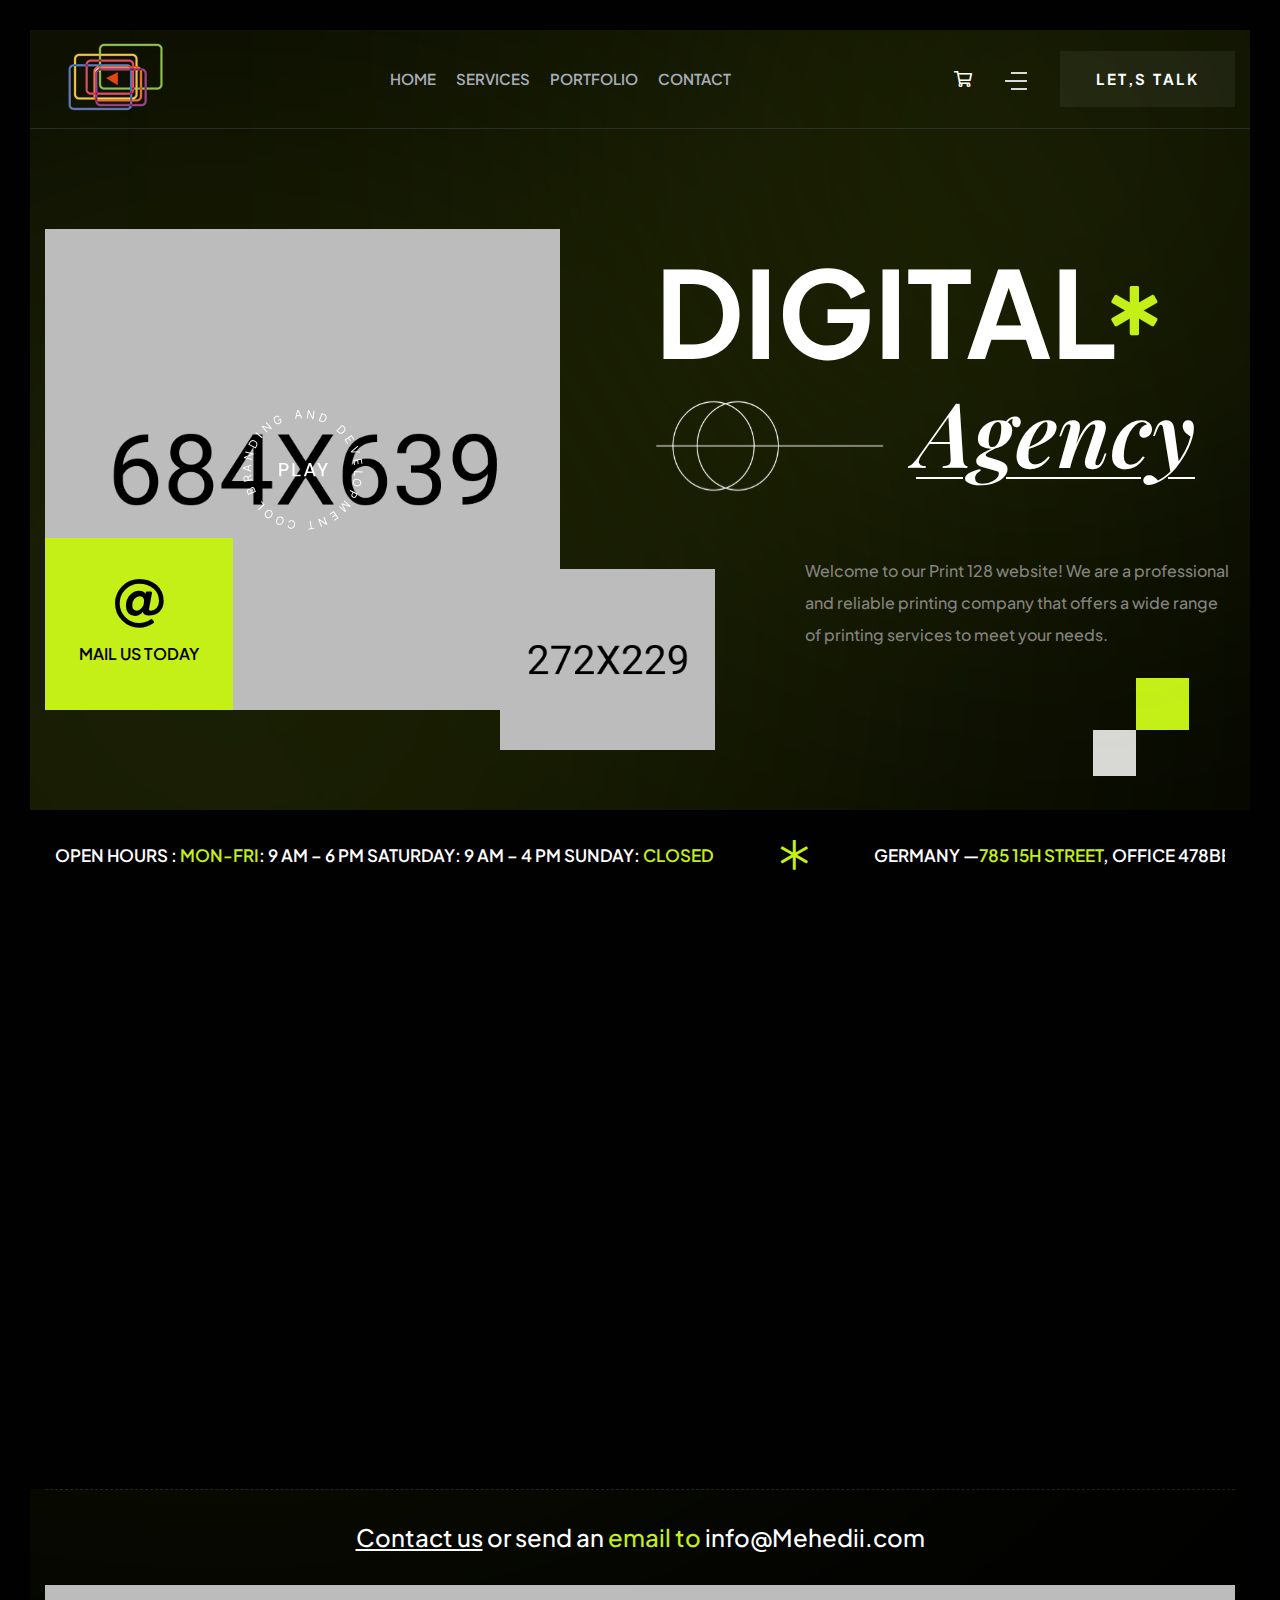
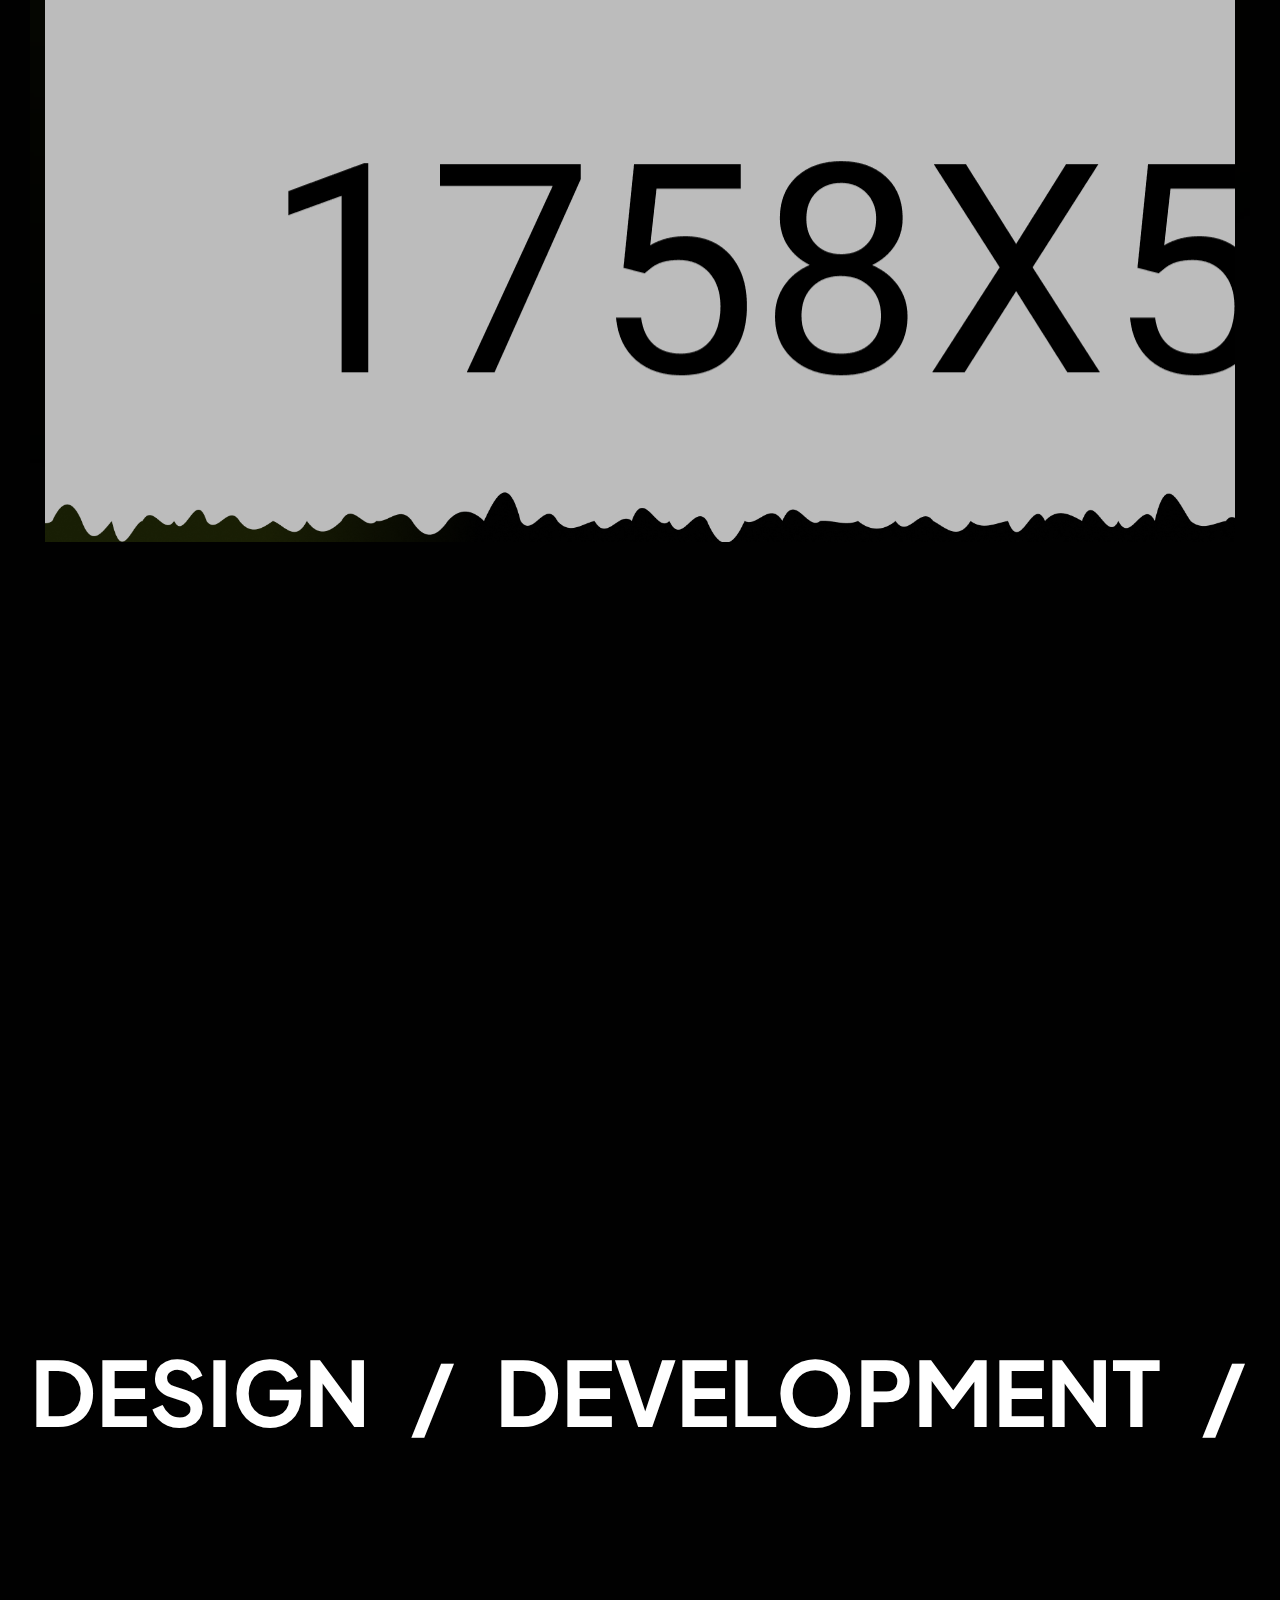
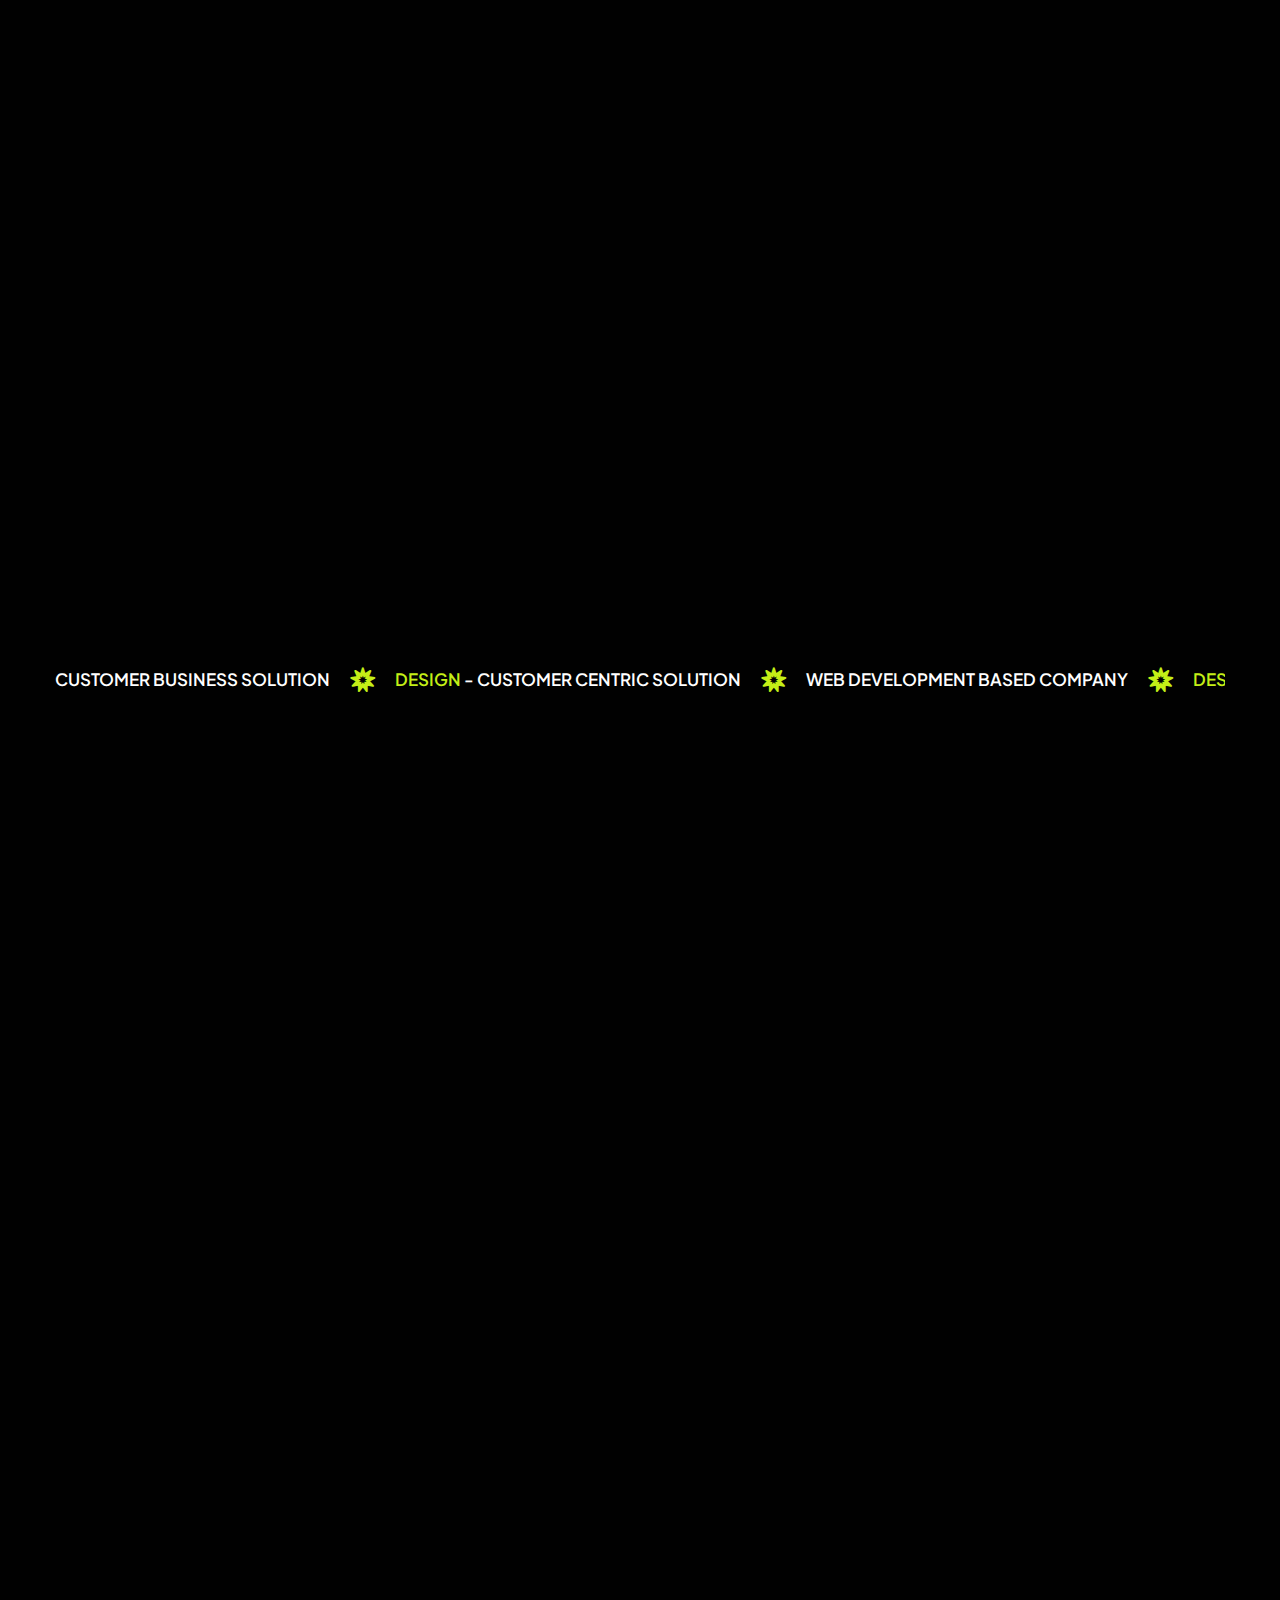
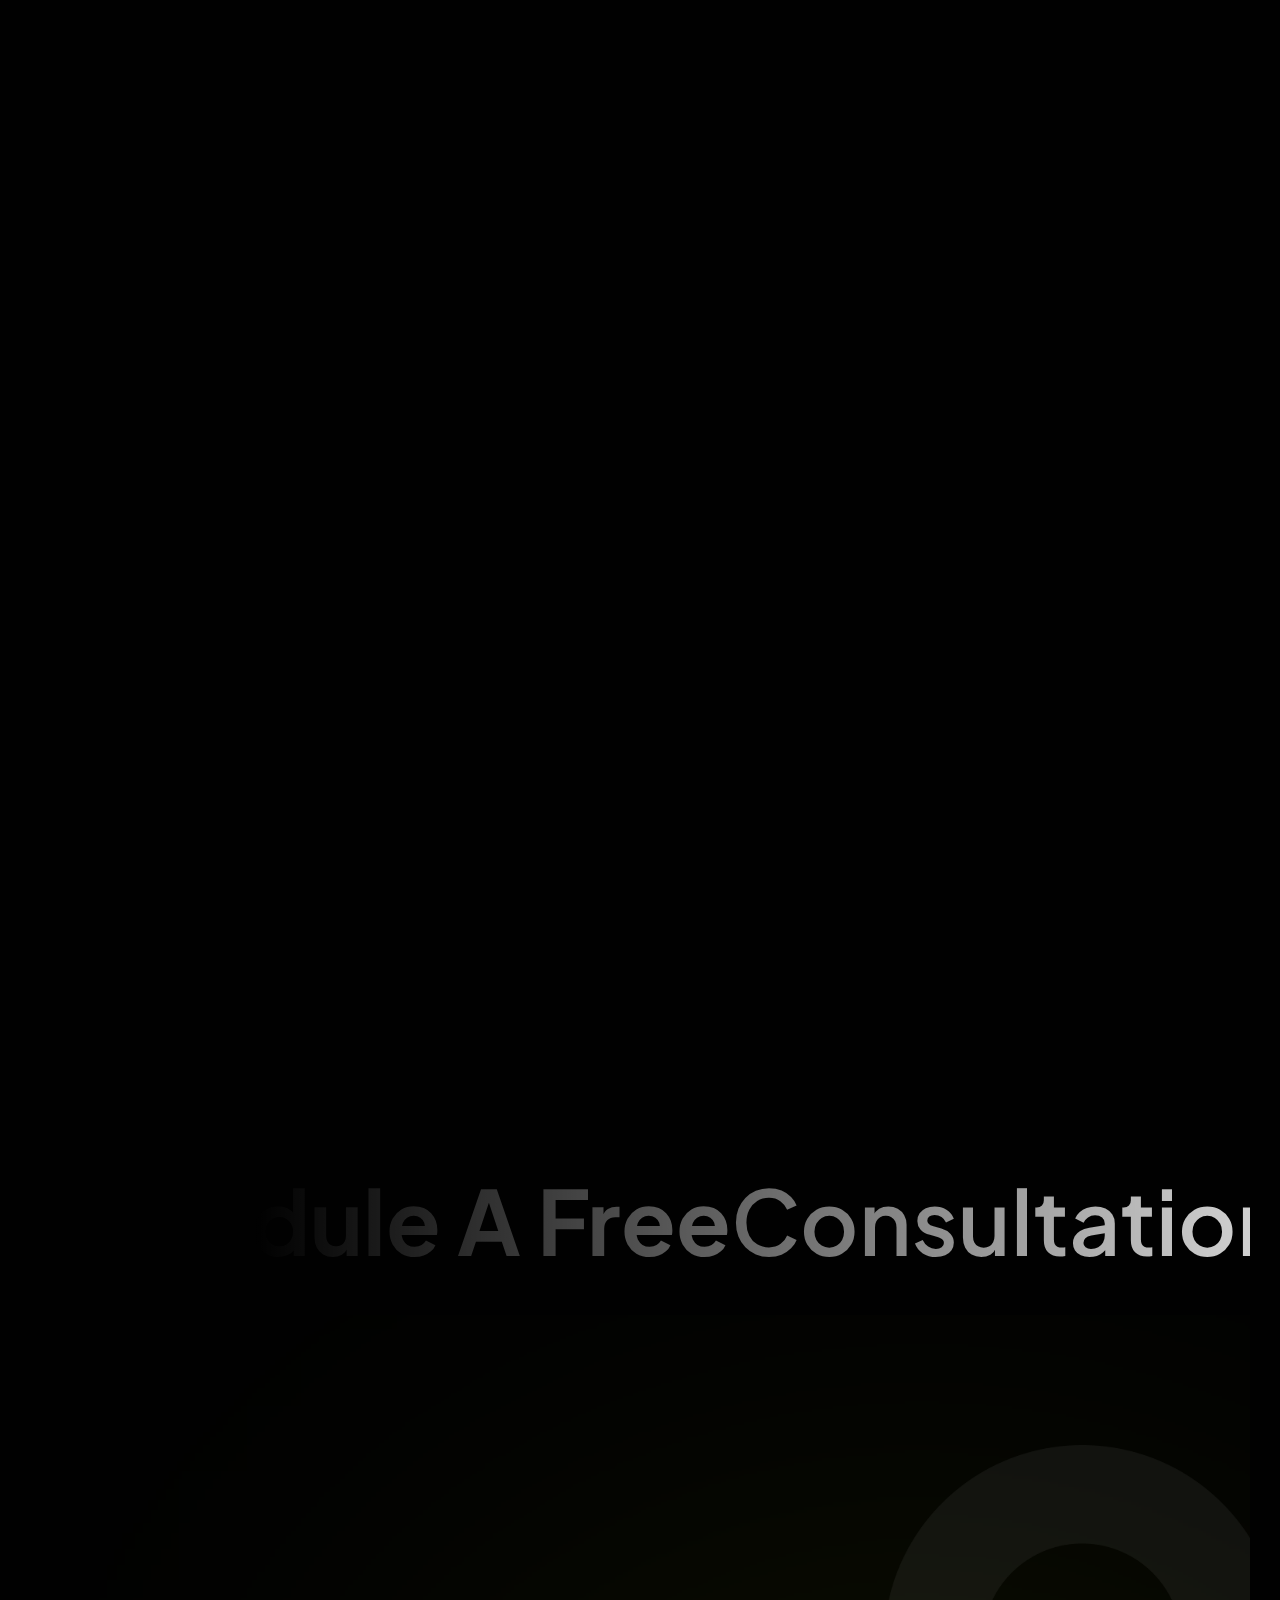
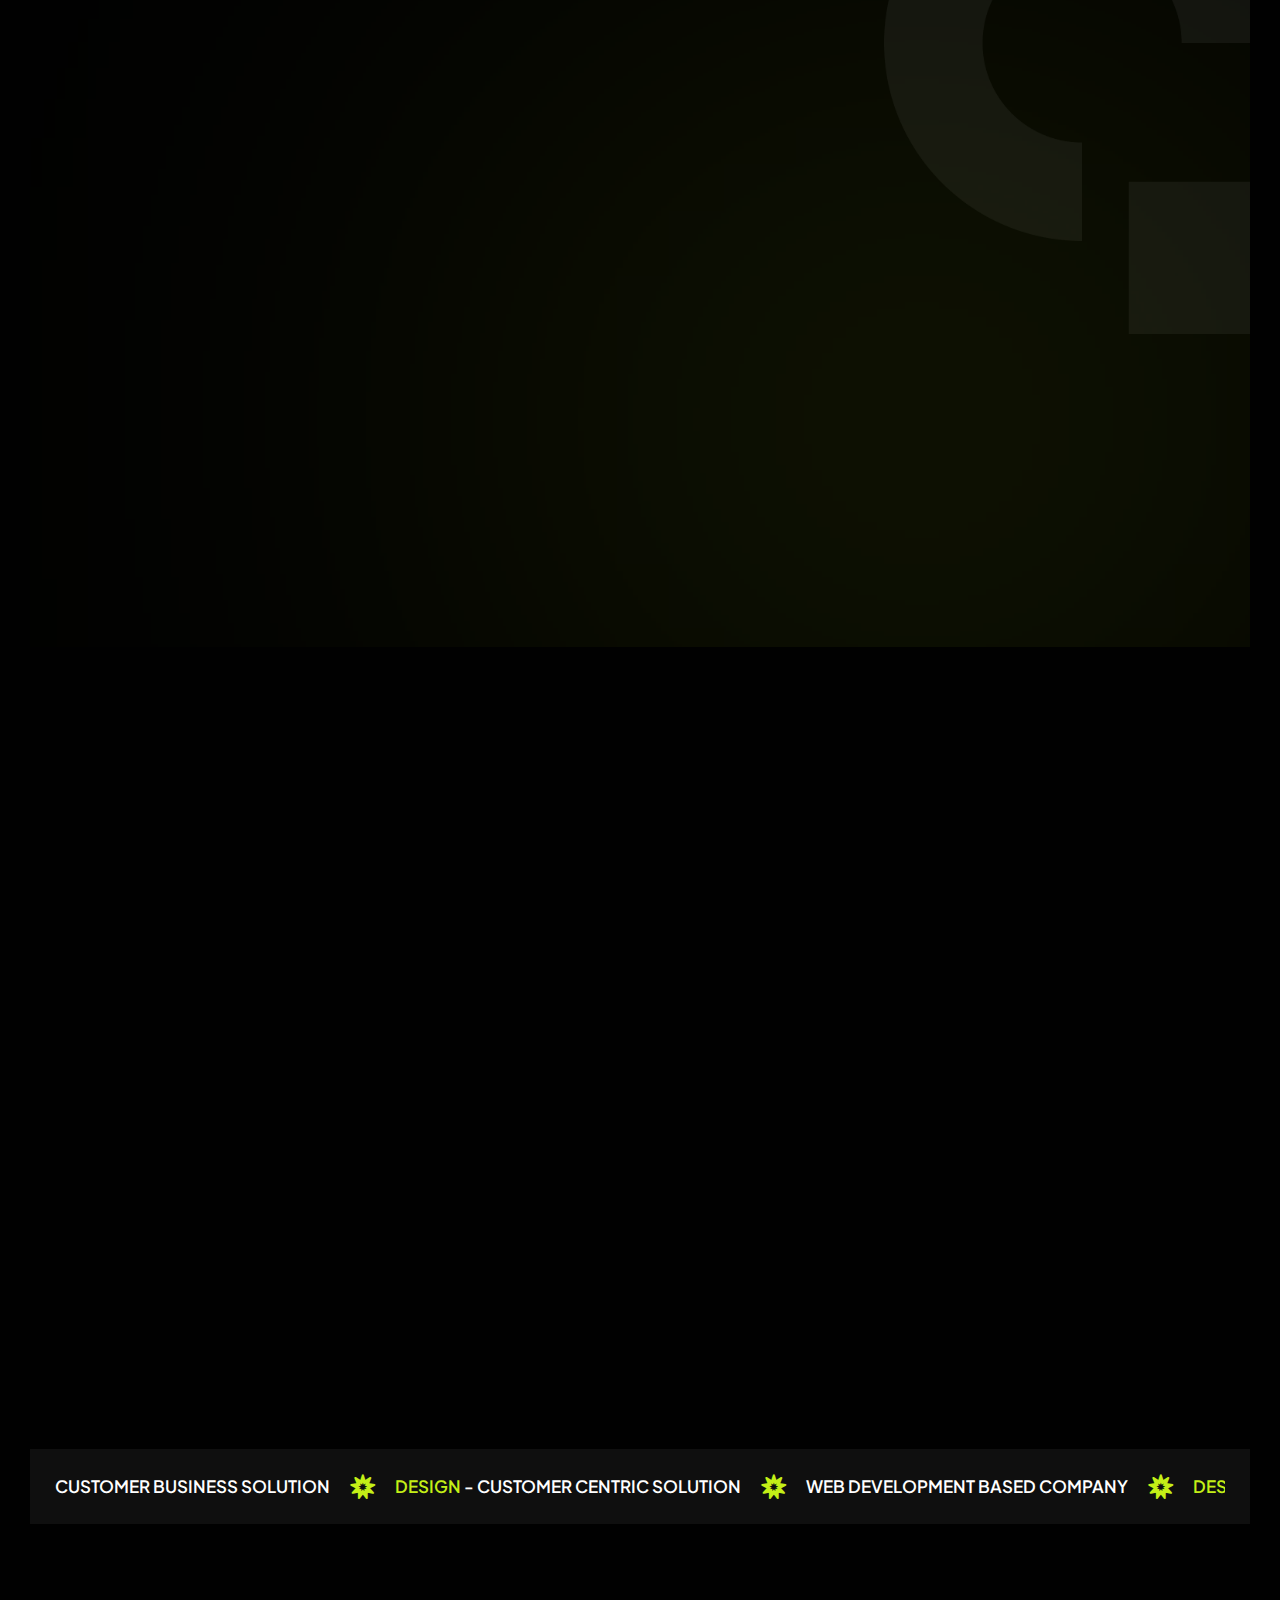
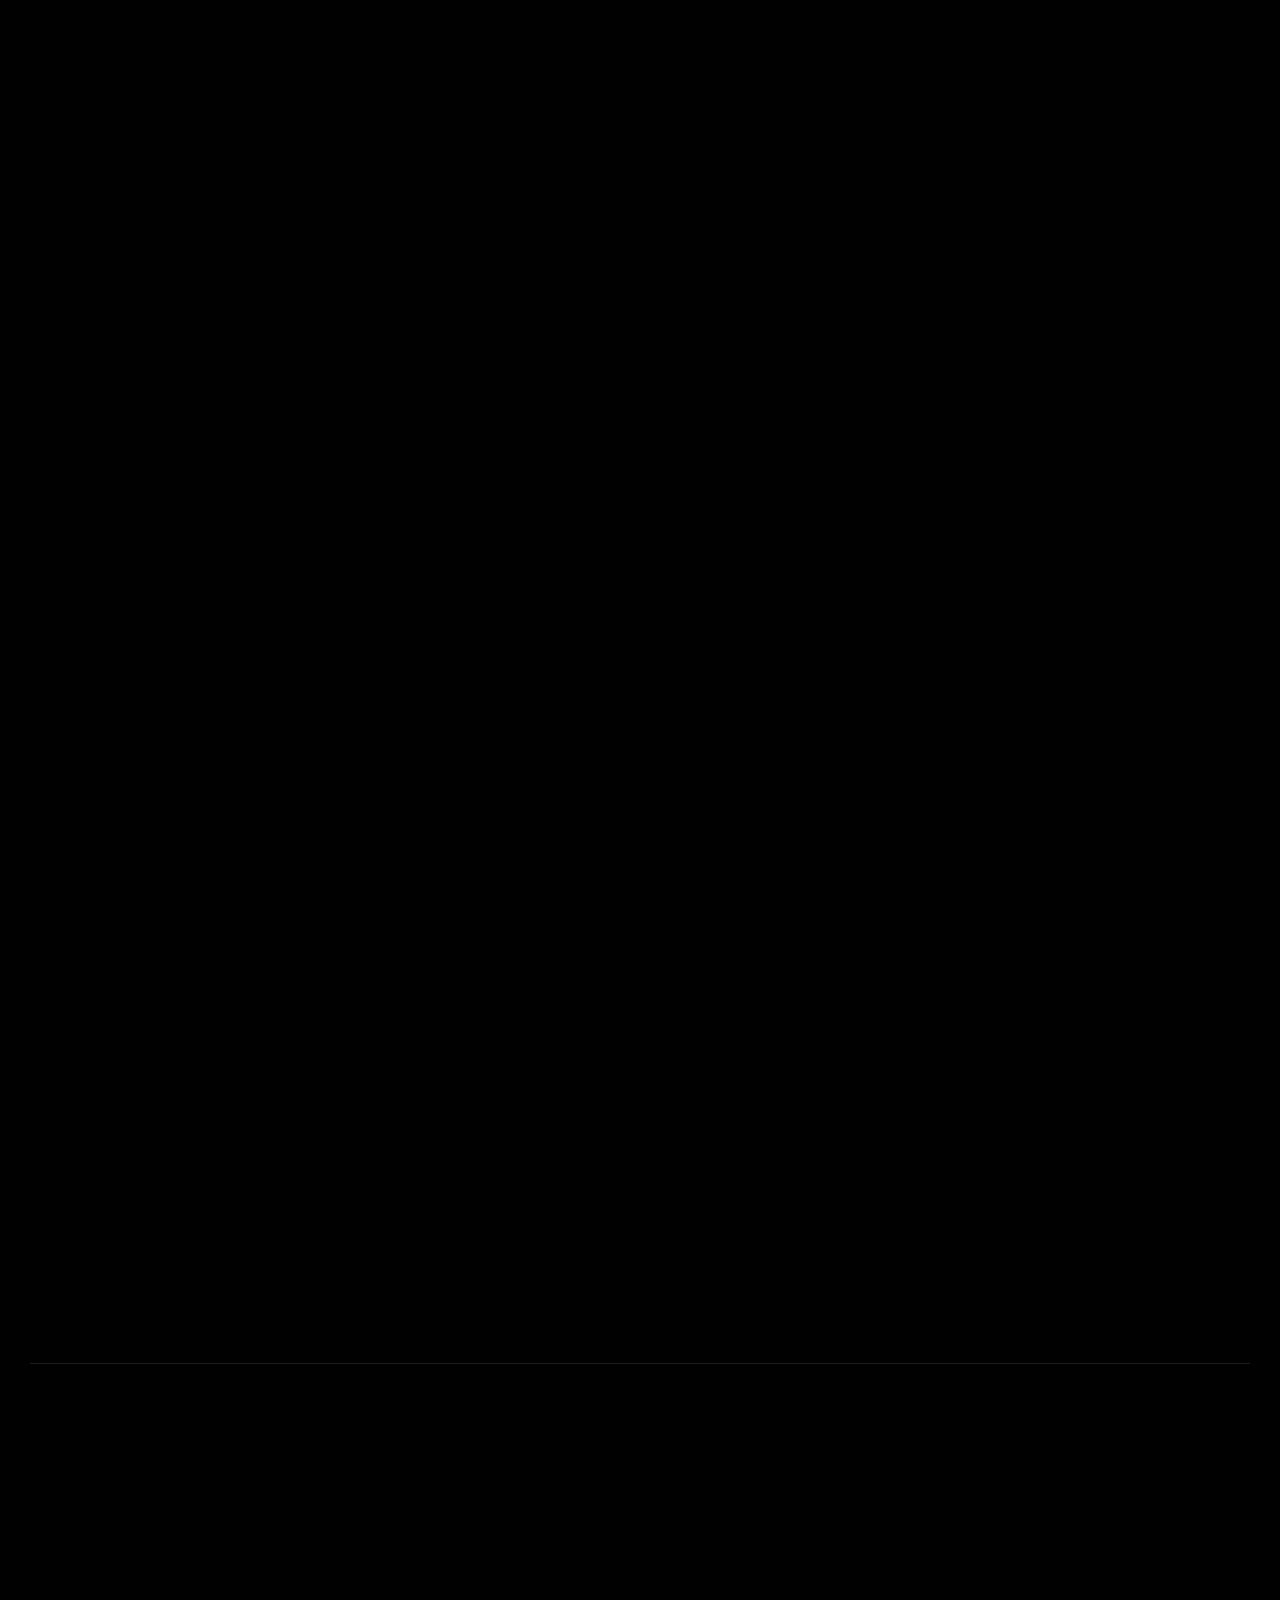
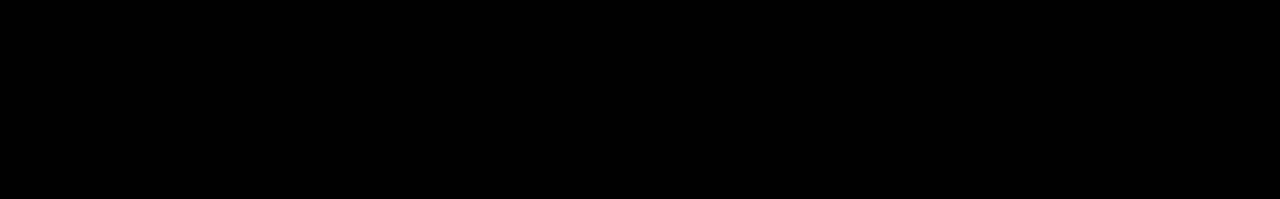
<file: index.html>
<!DOCTYPE html>
<html lang="zxx">
<head>
    <!-- Required meta tags -->
    <meta charset="utf-8">
    <meta name="description" content="">
    <meta http-equiv="X-UA-Compatible" content="IE=edge">
    <meta name="viewport" content="width=device-width, initial-scale=1, shrink-to-fit=no">

    <!-- Title -->
    <title>zoommantra.ai - We are into Ai-Tools, Mobile Apps, Web Apps, Websites</title>
    <!-- Favicon Icon -->
    <link rel="shortcut icon" href="assets/images/logos/favicon.png" type="image/x-icon">
    <!-- Google Fonts -->
    <link href="https://fonts.googleapis.com/css2?family=Playfair+Display:ital,wght@1,400;1,700&family=Plus+Jakarta+Sans:wght@400;500;600;700&display=swap" rel="stylesheet">
    
    <!-- Flaticon -->
    <link rel="stylesheet" href="assets/css/flaticon.min.css">
    <!-- Font Awesome -->
    <link rel="stylesheet" href="assets/css/fontawesome-5.14.0.min.css">
    <!-- Bootstrap -->
    <link rel="stylesheet" href="assets/css/bootstrap.min.css">
    <!-- Magnific Popup -->
    <link rel="stylesheet" href="assets/css/magnific-popup.min.css">
    <!-- Nice Select -->
    <link rel="stylesheet" href="assets/css/nice-select.min.css">
    <!-- Animate -->
    <link rel="stylesheet" href="assets/css/animate.min.css">
    <!-- Slick -->
    <link rel="stylesheet" href="assets/css/slick.min.css">
    <!-- Main Style -->
    <link rel="stylesheet" href="assets/css/style.css">
    
</head>
<body class="home-one">
    <div class="page-wrapper">

        <!-- Preloader -->
        <div class="preloader"><div class="custom-loader"></div></div>

        <!-- main header -->
        <header class="main-header">
            <!--Header-Upper-->
            <div class="header-upper">
                <div class="container container-1695 clearfix">

                    <div class="header-inner rpy-10 rel d-flex align-items-center">
                        <div class="logo-outer">
                            <div class="logo"><a href="index.html"><img src="assets/images/logos/logo.png" alt="Logo" title="Logo"></a></div>
                        </div>

                        <div class="nav-outer ms-lg-auto clearfix">
                            <!-- Main Menu -->
                            <nav class="main-menu navbar-expand-lg">
                                <div class="navbar-header">
                                   <div class="mobile-logo">
                                       <a href="index.html">
                                            <img src="assets/images/logos/logo.png" alt="Logo" title="Logo">
                                       </a>
                                   </div>
                                   
                                    <!-- Toggle Button -->
                                    <button type="button" class="navbar-toggle" data-bs-toggle="collapse" data-bs-target=".navbar-collapse">
                                        <span class="icon-bar"></span>
                                        <span class="icon-bar"></span>
                                        <span class="icon-bar"></span>
                                    </button>
                                </div>

                                <div class="navbar-collapse collapse clearfix">
                                    <ul class="navigation clearfix">
                                        <li class="dropdown"><a href="index.html">Home</a>
                                            
                                        </li>
                                       
                                        <li class="dropdown"><a href="#">Services</a>
                                            <ul>
                                                <li><a href="services.html">Our Services</a></li>
                                                <li><a href="service-details.html">Service Details</a></li>
                                            </ul>
                                        </li>
                                        <li class="dropdown"><a href="#">Portfolio</a>
                                            <ul>
                                                <li><a href="portfolio.html">Portfolio One</a></li>
                                                <li><a href="portfolio2.html">Portfolio Two</a></li>

                                            </ul>
                                        </li>
                                        
                                        <li><a href="contact.html">Contact</a></li>
                                    </ul>
                                </div>

                            </nav>
                            <!-- Main Menu End-->
                        </div>
                        
                        <!-- Menu Button -->
                        <div class="menu-btns ms-lg-auto">
                            <button class="cart"><i class="far fa-shopping-cart"></i></button>
                            
                            <!-- menu sidbar -->
                            <div class="menu-sidebar">
                                <button><img src="assets/images/icons/toggler.svg" alt="Toggler"></button>
                            </div>
                            <a href="contact.html" class="theme-btn">let,s talk</a>
                        </div>
                    </div>
                </div>
            </div>
            <!--End Header Upper-->
        </header>
       

        <!--Form Back Drop-->
        <div class="form-back-drop"></div>
        
        <!-- Hidden Sidebar -->
        <section class="hidden-bar">
            <div class="inner-box text-center">
                <div class="cross-icon"><span class="fa fa-times"></span></div>
                <div class="title">
                    <h4>Get Appointment</h4>
                </div>

                <!--Appointment Form-->
                <div class="appointment-form">
                    <form method="post" action="contact.html">
                        <div class="form-group">
                            <input type="text" name="text" value="" placeholder="Name" required>
                        </div>
                        <div class="form-group">
                            <input type="email" name="email" value="" placeholder="Email Address" required>
                        </div>
                        <div class="form-group">
                            <textarea placeholder="Message" rows="5"></textarea>
                        </div>
                        <div class="form-group">
                            <button type="submit" class="theme-btn style-two">Submit now</button>
                        </div>
                    </form>
                </div>

                <!--Social Icons-->
                <div class="social-style-one">
                    <a href="#"><i class="fab fa-twitter"></i></a>
                    <a href="#"><i class="fab fa-facebook-f"></i></a>
                    <a href="#"><i class="fab fa-instagram"></i></a>
                    <a href="#"><i class="fab fa-pinterest-p"></i></a>
                </div>
            </div>
        </section>
        <!--End Hidden Sidebar -->
       
        
        <!-- Hero Section Start -->
        <section class="hero-area py-100 rel z-1">
            <div class="container container-1530">
                <div class="row align-items-center">
                    <div class="col-lg-6 order-lg-2">
                        <div class="hero-content-part rmb-55">
                            <h1 class="wow fadeInUp delay-0-2s">Digital<i class="fas fa-star-of-life"></i></h1>
                            <div class="hero-sub-heading wow fadeInUp delay-0-4s">
                                <img src="assets/images/hero/sub-heading.svg" alt="Shape">
                                <span class="agency-text">agency</span>
                            </div>
                            <div class="text wow fadeInUp delay-0-6s">Welcome to our Print 128 website! We are a professional and reliable printing company that offers a wide range of printing services to meet your needs.</div>
                        </div>
                    </div>
                    <div class="col-lg-6">
                        <div class="hero-image-part">
                            <div class="hero-main-img wow fadeInRight delay-0-2s">
                                <img src="assets/images/hero/hero-main.jpg" alt="Hero">
                                <a href="https://www.youtube.com/watch?v=9Y7ma241N8k" class="mfp-iframe hero-video-play" tabindex="-1">
                                    <img src="assets/images/hero/play-text.svg" alt="Video Play">
                                </a>
                            </div>
                            <div class="mail-us wow fadeInRight delay-0-4s">
                                <i class="far fa-at"></i>
                                <span>mail us today</span>
                            </div>
                            <div class="hero-small-img wow fadeInDown delay-0-6s">
                                <img src="assets/images/hero/hero-small.jpg" alt="Hero">
                            </div>
                        </div>
                    </div>
                </div>
            </div>
            <div class="hero-shape">
                <img src="assets/images/hero/hero-shape.png" alt="Shape">
            </div>
        </section>
        <!-- Hero Section End -->
        
        
         <!-- Headline area start -->
        <div class="headline-area bgc-black rel z-2 pt-30">
            <div class="container-fluid">
                <div class="headline-wrap">
                    <span class="marquee-wrap">
                       <span class="marquee-inner left">
                            <span class="marquee-item"><b>Open Hours : <span>Mon-Fri</span>: 9 AM – 6 PM Saturday: 9 AM – 4 PM Sunday: <span>Closed</span></b><i class="far fa-asterisk"></i></span>
                            <span class="marquee-item"><b>Germany —<span>785 15h Street</span>, Office 478Berlin, De 81566 </b><i class="far fa-asterisk"></i></span>
                            <span class="marquee-item"><b>Get In Touch — phone: +1(800)123-4566 </b><i class="far fa-asterisk"></i></span>
                       </span>
                       <span class="marquee-inner left">
                            <span class="marquee-item"><b>Open Hours : <span>Mon-Fri</span>: 9 AM – 6 PM Saturday: 9 AM – 4 PM Sunday: <span>Closed</span></b><i class="far fa-asterisk"></i></span>
                            <span class="marquee-item"><b>Germany —<span>785 15h Street</span>, Office 478Berlin, De 81566 </b><i class="far fa-asterisk"></i></span>
                            <span class="marquee-item"><b>Get In Touch — phone: +1(800)123-4566 </b><i class="far fa-asterisk"></i></span>
                       </span>
                       <span class="marquee-inner left">
                            <span class="marquee-item"><b>Open Hours : <span>Mon-Fri</span>: 9 AM – 6 PM Saturday: 9 AM – 4 PM Sunday: <span>Closed</span></b><i class="far fa-asterisk"></i></span>
                            <span class="marquee-item"><b>Germany —<span>785 15h Street</span>, Office 478Berlin, De 81566 </b><i class="far fa-asterisk"></i></span>
                            <span class="marquee-item"><b>Get In Touch — phone: +1(800)123-4566 </b><i class="far fa-asterisk"></i></span>
                       </span>
                    </span>
                 </div>
            </div>
        </div>
        <!-- Headline Area end -->
        
        
        <!-- About Area start -->
        <section class="about-area bgc-black py-145 rpy-100 rel z-1">
            <div class="container">
                <div class="row align-items-center">
                    <div class="col-lg-6">
                        <div class="about-content hover-box-wrap rmb-55 wow fadeInRight delay-0-2s">
                            <div class="section-title">
                                <span class="sub-title mb-15">Trusted web design agency</span>
                                <h2>We’re a digital design studio connecting brands to people <span>through</span> craft and culture. <i class="fas fa-asterisk"></i></h2>
                            </div>
                            <div class="hover-box">
                                <span>What We Do</span>
                                <i class="fal fa-arrow-down"></i>
                            </div>
                        </div>
                    </div>
                    <div class="col-lg-6">
                        <div class="our-clients wow fadeInLeft delay-0-2s">
                            <a href="contact.html"><img src="assets/images/client-logos/client-logo1.png" alt="Client Logo"></a>
                            <a href="contact.html"><img src="assets/images/client-logos/client-logo2.png" alt="Client Logo"></a>
                            <a href="contact.html"><img src="assets/images/client-logos/client-logo3.png" alt="Client Logo"></a>
                            <a href="contact.html"><img src="assets/images/client-logos/client-logo4.png" alt="Client Logo"></a>
                            <a href="contact.html"><img src="assets/images/client-logos/client-logo5.png" alt="Client Logo"></a>
                            <a href="contact.html"><img src="assets/images/client-logos/client-logo6.png" alt="Client Logo"></a>
                        </div>
                    </div>
                </div>
            </div>
        </section>
        <!-- About Area end -->
           
           
        <!-- Video Section Start -->
        <section class="video-area rel z-1">
            <div class="container">
                <div class="video-top text-center pt-30 mb-30">
                    <h5><a href="contact.html">Contact us</a> or send an <span>email to</span> info@Mehedii.com</h5>
                </div>
            </div>
            <div class="container container-1695">
                <div class="video-inner pt-110 rpt-60 text-center" style="background-image: url(assets/images/video/video-bg.jpg);">
                    <span class="play-intro wow fadeInUp delay-0-2s"><span>Play</span> intro</span>
                    <div class="row rpt-15 align-items-center">
                        <div class="col-xl-2 offset-xl-5 col-4 offset-4 wow zoomIn delay-0-2s">
                            <a href="https://www.youtube.com/watch?v=9Y7ma241N8k" class="mfp-iframe hero-video-play" tabindex="-1">
                                <img src="assets/images/hero/play-text.svg" alt="Video Play">
                            </a>
                        </div>
                        <div class="col-xl-5 col-4 text-start wow fadeInRight delay-0-2s">
                            <span class="video-text">Video</span>
                        </div>
                    </div>
                    <div class="shape-image d-flex mt-60 rmt-40">
                        <img src="assets/images/shapes/wave-shape.png" alt="Wave">
                    </div>
                </div>
            </div>
        </section>
        <!-- Video Section End -->
           
           
        <!-- Services Area start -->
        <section class="services-area pt-135 rpt-100 rel z-1">
            <div class="container">
                <div class="row pb-60 align-items-center justify-content-between">
                    <div class="col-xl-6 col-lg-8 wow fadeInLeft delay-0-2s">
                        <div class="section-title mb-20 rmb-35">
                            <span class="sub-title mb-15">Trusted web design Service</span>
                            <h2>modern & intuitive web <span>solutions</span></h2>
                        </div>
                    </div>
                    <div class="col-lg-4 text-lg-end wow fadeInRight delay-0-2s">
                        <a href="services.html" class="theme-btn">View all service</a>
                    </div>
                </div>
                 <div class="row gap-40">
                    <div class="col-lg-4 col-md-6">
                        <div class="service-item wow fadeInUp delay-0-2s">
                            <div class="content">
                                <h5><a href="service-details.html">WEBSITE DESIGN</a></h5>
                                <p>Be advised that image .</p>
                            </div>
                            <a href="service-details.html" class="details-btn"><i class="fal fa-long-arrow-right"></i></a>
                        </div>
                    </div>
                    <div class="col-lg-4 col-md-6">
                        <div class="service-item wow fadeInUp delay-0-4s">
                            <div class="content">
                                <h5><a href="service-details.html">SOFTWERE DESIGN</a></h5>
                                <p>Be advised that image .</p>
                            </div>
                            <a href="service-details.html" class="details-btn"><i class="fal fa-long-arrow-right"></i></a>
                        </div>
                    </div>
                    <div class="col-lg-4 col-md-6">
                        <div class="service-item wow fadeInUp delay-0-6s">
                            <div class="content">
                                <h5><a href="service-details.html">GRAPHICS DESIGN</a></h5>
                                <p>Be advised that image .</p>
                            </div>
                            <a href="service-details.html" class="details-btn"><i class="fal fa-long-arrow-right"></i></a>
                        </div>
                    </div>
                    <div class="col-lg-4 col-md-6">
                        <div class="service-item wow fadeInUp delay-0-2s">
                            <div class="content">
                                <h5><a href="service-details.html">MOBILE APP DESIGN</a></h5>
                                <p>Be advised that image .</p>
                            </div>
                            <a href="service-details.html" class="details-btn"><i class="fal fa-long-arrow-right"></i></a>
                        </div>
                    </div>
                    <div class="col-lg-4 col-md-6">
                        <div class="service-item wow fadeInUp delay-0-4s">
                            <div class="content">
                                <h5><a href="service-details.html">DIGITAL MARKETING</a></h5>
                                <p>Be advised that image .</p>
                            </div>
                            <a href="service-details.html" class="details-btn"><i class="fal fa-long-arrow-right"></i></a>
                        </div>
                    </div>
                    <div class="col-lg-4 col-md-6">
                        <div class="service-item wow fadeInUp delay-0-6s">
                            <div class="content">
                                <h5><a href="service-details.html">UI/UX DEVELOPMENT</a></h5>
                                <p>Be advised that image .</p>
                            </div>
                            <a href="service-details.html" class="details-btn"><i class="fal fa-long-arrow-right"></i></a>
                        </div>
                    </div>
                </div>
            </div>
        </section>
        <!-- Services Area end -->
           
           
        <!-- Headline area start -->
        <div class="headline-area-big pt-70 rpt-20">
            <div class="headline-wrap">
                <span class="marquee-heading-two">
                   <span class="marquee-inner left">
                        <span class="marquee-item"><a href="#">design</a>  <span>/</span>  <a href="#">development</a>  <span>/</span>  <a href="#">marketng</a> <span>/</span></span>
                        <span class="marquee-item"><a href="#">design</a>  <span>/</span>  <a href="#">development</a>  <span>/</span>  <a href="#">marketng</a> <span>/</span></span>
                        <span class="marquee-item"><a href="#">design</a>  <span>/</span>  <a href="#">development</a>  <span>/</span>  <a href="#">marketng</a> <span>/</span></span>
                   </span>
                </span>
             </div>
        </div>
        <!-- Headline Area end -->
          
          
        <!-- About Agency Area start -->
        <section class="about-agency-area pt-135 rpt-100 rel z-1">
            <div class="container">
                <div class="row pb-80 align-items-center">
                    <div class="col-lg-6 wow fadeInRight delay-0-2s">
                        <div class="about-agency-image rmb-55">
                            <img src="assets/images/about/about-left.png" alt="About Agency">
                        </div>
                    </div>
                    <div class="col-lg-6 wow fadeInLeft delay-0-2s">
                        <div class="about-agency-content">
                            <div class="section-title mb-30">
                                <span class="sub-title mb-15">Trusted web design agency</span>
                                <h2>Why should choose our design <span>agency</span></h2>
                            </div>
                            <p>There are many variations of simply free text passages of available but the majority have suffered alteration in some form, by injected hum randomis words which don't slightly.</p>
                            <h5>Proin est lacus, sagittislobortis iaculise get sagittislo</h5>
                            <div class="skillbar" data-percent="88">
                                <span class="skillbar-title">Marketing</span>
                                <div class="progress-bar-striped skillbar-bar progress-bar-animated" role="progressbar" aria-valuenow="88" aria-valuemin="0" aria-valuemax="100">
                                <span class="skill-bar-percent"></span></div>
                            </div>
                            <div class="row justify-content-between pt-5">
                                <div class="col-sm-6">
                                    <div class="service-stye-two">
                                        <div class="icon">
                                            <img src="assets/images/icons/light.png" alt="Icon">
                                        </div>
                                        <h6>Leader of creative agency</h6>
                                    </div>
                                </div>
                                <div class="col-sm-6">
                                    <div class="service-stye-two">
                                        <div class="icon">
                                            <img src="assets/images/icons/development.png" alt="Icon">
                                        </div>
                                        <h6>Highest quality development</h6>
                                    </div>
                                </div>
                            </div>
                        </div>
                    </div>
                </div>
            </div>
        </section>
        <!-- About Agency Area end -->
          
          
         <!-- Headline area start -->
        <div class="headline-area pt-65 rpt-15">
            <div class="container-fluid">
                <div class="headline-wrap style-two">
                    <span class="marquee-wrap">
                       <span class="marquee-inner left">
                            <span class="marquee-item"><b>customer business solution</b><i class="fas fa-bahai"></i></span>
                            <span class="marquee-item"><b><span>design</span> - customer centric solution</b><i class="fas fa-bahai"></i></span>
                            <span class="marquee-item"><b>web development based company</b><i class="fas fa-bahai"></i></span>
                            <span class="marquee-item"><b><span>design</span> - customer centric solution</b><i class="fas fa-bahai"></i></span>
                            <span class="marquee-item"><b>marketing based devlopment</b><i class="fas fa-bahai"></i></span>
                       </span>
                       <span class="marquee-inner left">
                            <span class="marquee-item"><b>customer business solution</b><i class="fas fa-bahai"></i></span>
                            <span class="marquee-item"><b><span>design</span> - customer centric solution</b><i class="fas fa-bahai"></i></span>
                            <span class="marquee-item"><b>web development based company</b><i class="fas fa-bahai"></i></span>
                            <span class="marquee-item"><b><span>design</span> - customer centric solution</b><i class="fas fa-bahai"></i></span>
                            <span class="marquee-item"><b>marketing based devlopment</b><i class="fas fa-bahai"></i></span>
                       </span>
                       <span class="marquee-inner left">
                            <span class="marquee-item"><b>customer business solution</b><i class="fas fa-bahai"></i></span>
                            <span class="marquee-item"><b><span>design</span> - customer centric solution</b><i class="fas fa-bahai"></i></span>
                            <span class="marquee-item"><b>web development based company</b><i class="fas fa-bahai"></i></span>
                            <span class="marquee-item"><b><span>design</span> - customer centric solution</b><i class="fas fa-bahai"></i></span>
                            <span class="marquee-item"><b>marketing based devlopment</b><i class="fas fa-bahai"></i></span>
                       </span>
                    </span>
                 </div>
            </div>
        </div>
        <!-- Headline Area end -->
        
        
        <!-- Portfolio Area start -->
        <section class="portfolio-area pt-140 rpt-100 rel z-1">
            <div class="section-title text-center mb-70 wow fadeInUp delay-0-2s">
                <span class="sub-title mb-15">work portfolio for company</span>
                <h2> Recent Work <span>Portfolio</span></h2>
            </div>
            <div class="row portfolio-masonry-active style-one">
                <div class="col-xl-3 col-sm-6">
                    <div class="portfolio-item wow fadeInUp delay-0-2s">
                        <div class="portfolio-image">
                            <img src="assets/images/portfolio/portfolio1.jpg" alt="Portfolio">
                        </div>
                        <a class="hover-box" href="portfolio-details.html">
                            <span>View Project</span>
                            <i class="fal fa-long-arrow-down"></i>
                        </a>
                        <div class="portfolio-content">
                            <h6><a href="portfolio-details.html">Digital Marketing</a></h6>
                            <a class="tag-category" href="blog.html">Art , Direction</a>
                        </div>
                    </div>
                </div>
                <div class="col-xl-3 col-sm-6 order-xl-2">
                    <div class="portfolio-item wow fadeInUp delay-0-6s">
                        <div class="portfolio-image">
                            <img src="assets/images/portfolio/portfolio3.jpg" alt="Portfolio">
                        </div>
                        <a class="hover-box" href="portfolio-details.html">
                            <span>View Project</span>
                            <i class="fal fa-long-arrow-down"></i>
                        </a>
                        <div class="portfolio-content">
                            <h6><a href="portfolio-details.html">Digital Marketing</a></h6>
                            <a class="tag-category" href="blog.html">Art , Direction</a>
                        </div>
                    </div>
                </div>
                <div class="col-xl-6 col-lg-8">
                    <div class="portfolio-item wow fadeInUp delay-0-4s">
                        <div class="portfolio-image">
                            <img src="assets/images/portfolio/portfolio2.jpg" alt="Portfolio">
                        </div>
                        <a class="hover-box" href="portfolio-details.html">
                            <span>View Project</span>
                            <i class="fal fa-long-arrow-down"></i>
                        </a>
                        <div class="portfolio-content">
                            <h6><a href="portfolio-details.html">Digital Marketing</a></h6>
                            <a class="tag-category" href="blog.html">Art , Direction</a>
                        </div>
                    </div>
                    <div class="portfolio-item wow fadeInUp delay-0-2s">
                        <div class="portfolio-image">
                            <img src="assets/images/portfolio/portfolio4.jpg" alt="Portfolio">
                        </div>
                        <a class="hover-box" href="portfolio-details.html">
                            <span>View Project</span>
                            <i class="fal fa-long-arrow-down"></i>
                        </a>
                        <div class="portfolio-content">
                            <h6><a href="portfolio-details.html">Digital Marketing</a></h6>
                            <a class="tag-category" href="blog.html">Art , Direction</a>
                        </div>
                    </div>
                </div>
            </div>
        </section>
        <!-- Portfolio Area end -->
        
        
        <!-- Awward Area start -->
        <section class="awwards-area pt-110 rpt-70">
            <div class="container">
                <div class="row align-items-center">
                    <div class="col-xl-6 col-lg-8">
                        <div class="section-title mb-70 wow fadeInUp delay-0-2s">
                            <span class="sub-title mb-15">our honurable awwards</span>
                            <h2>Checkout our <span>awards</span> & achievements</h2>
                        </div>
                    </div>
                </div>
                <div class="awwards-wrap">
                    <div class="awward-item wow fadeInUp delay-0-2s">
                        <div class="year-website">
                            <span class="year">2012</span>
                            <div class="text">This Awwards provide from govt.bd</div>
                        </div>
                        <div class="icon">
                            <img src="assets/images/icons/awward1.svg" alt="Awward">
                        </div>
                        <div class="content">
                            <h5>Awwwards animation quality</h5>
                            <span class="number">02</span>
                        </div>
                        <div class="award-btn">
                            <a href="service-details.html" class="details-btn"><i class="fal fa-long-arrow-right"></i></a>
                        </div>
                    </div>
                    <div class="awward-item wow fadeInUp delay-0-3s">
                        <div class="year-website">
                            <span class="year">2012</span>
                            <div class="text">This Awwards provide from govt.bd</div>
                        </div>
                        <div class="icon">
                            <img src="assets/images/icons/awward2.svg" alt="Awward">
                        </div>
                        <div class="content">
                            <h5>Site of the day</h5>
                            <span class="number">02</span>
                        </div>
                        <div class="award-btn">
                            <a href="service-details.html" class="details-btn"><i class="fal fa-long-arrow-right"></i></a>
                        </div>
                    </div>
                    <div class="awward-item wow fadeInUp delay-0-4s">
                        <div class="year-website">
                            <span class="year">2012</span>
                            <div class="text">This Awwards provide from govt.bd</div>
                        </div>
                        <div class="icon">
                            <img src="assets/images/icons/awward3.svg" alt="Awward">
                        </div>
                        <div class="content">
                            <h5>Creative product design</h5>
                            <span class="number">02</span>
                        </div>
                        <div class="award-btn">
                            <a href="service-details.html" class="details-btn"><i class="fal fa-long-arrow-right"></i></a>
                        </div>
                    </div>
                    <div class="awward-item wow fadeInUp delay-0-5s">
                        <div class="year-website">
                            <span class="year">2012</span>
                            <div class="text">This Awwards provide from govt.bd</div>
                        </div>
                        <div class="icon">
                            <img src="assets/images/icons/awward4.svg" alt="Awward">
                        </div>
                        <div class="content">
                            <h5>Awwwards animation quality</h5>
                            <span class="number">02</span>
                        </div>
                        <div class="award-btn">
                            <a href="service-details.html" class="details-btn"><i class="fal fa-long-arrow-right"></i></a>
                        </div>
                    </div>
                </div>
            </div>
        </section>
        <!-- Awward Area end -->
         
         
        <!-- Headline area start -->
        <div class="headline-area-big pt-130 rpt-50">
            <div class="headline-wrap">
                <span class="marquee-heading-three">
                   <span class="marquee-inner left">
                        <span class="marquee-item">Schedule a Free <b>Consultation</b> for Designow and Door Replacement</span>
                        <span class="marquee-item">Schedule a Free <b>Consultation</b> for Designow and Door Replacement</span>
                        <span class="marquee-item">Schedule a Free <b>Consultation</b> for Designow and Door Replacement</span>
                   </span>
                    <a href="contact.html" class="hover-box">
                        <span>Get<br> Schedule Now</span>
                    </a>
                </span>
             </div>
        </div>
        <!-- Headline Area end -->
          
          
        <!-- Team Area start -->
        <section class="team-area overflow-hidden pt-140 rpt-50 pb-120 rpb-70 rel z-1">
            <div class="container">
                <div class="row justify-content-center">
                    <div class="col-xl-7 col-lg-9">
                        <div class="section-title text-center mb-70 wow fadeInUp delay-0-2s">
                            <span class="sub-title mb-15">team member of company</span>
                            <h2>Extra ordinary <span>creation</span> Team behind</h2>
                        </div>
                    </div>
                </div>
            </div>
            <div class="container container-1450">
                <div class="row justify-content-center">
                    <div class="col-xl-3 col-lg-4 col-sm-6">
                        <div class="team-member wow fadeInUp delay-0-2s">
                            <div class="image">
                                <img src="assets/images/team/team1.jpg" alt="Team">
                            </div>
                            <div class="content">
                                <span class="designation">creative director</span>
                                <h6>Ronald Richards</h6>
                                <div class="social-style-two">
                                    <a href="#"><i class="fab fa-twitter"></i></a>
                                    <a href="#"><i class="fab fa-facebook-f"></i></a>
                                    <a href="#"><i class="fab fa-instagram"></i></a>
                                    <a href="#"><i class="fab fa-pinterest-p"></i></a>
                                </div>
                            </div>
                        </div>
                    </div>
                    <div class="col-xl-3 col-lg-4 col-sm-6">
                        <div class="team-member mt-45 wow fadeInUp delay-0-3s">
                            <div class="image">
                                <img src="assets/images/team/team2.jpg" alt="Team">
                            </div>
                            <div class="content">
                                <span class="designation">creative director</span>
                                <h6>ESTHER HOWAR</h6>
                                <div class="social-style-two">
                                    <a href="#"><i class="fab fa-twitter"></i></a>
                                    <a href="#"><i class="fab fa-facebook-f"></i></a>
                                    <a href="#"><i class="fab fa-instagram"></i></a>
                                    <a href="#"><i class="fab fa-pinterest-p"></i></a>
                                </div>
                            </div>
                        </div>
                    </div>
                    <div class="col-xl-3 col-lg-4 col-sm-6">
                        <div class="team-member wow fadeInUp delay-0-4s">
                            <div class="image">
                                <img src="assets/images/team/team3.jpg" alt="Team">
                            </div>
                            <div class="content">
                                <span class="designation">creative director</span>
                                <h6>Jenny Wilson</h6>
                                <div class="social-style-two">
                                    <a href="#"><i class="fab fa-twitter"></i></a>
                                    <a href="#"><i class="fab fa-facebook-f"></i></a>
                                    <a href="#"><i class="fab fa-instagram"></i></a>
                                    <a href="#"><i class="fab fa-pinterest-p"></i></a>
                                </div>
                            </div>
                        </div>
                    </div>
                    <div class="col-xl-3 col-lg-4 col-sm-6">
                        <div class="team-member mt-45 wow fadeInUp delay-0-5s">
                            <div class="image">
                                <img src="assets/images/team/team4.jpg" alt="Team">
                            </div>
                            <div class="content">
                                <span class="designation">creative director</span>
                                <h6>Bessie Cooper</h6>
                                <div class="social-style-two">
                                    <a href="#"><i class="fab fa-twitter"></i></a>
                                    <a href="#"><i class="fab fa-facebook-f"></i></a>
                                    <a href="#"><i class="fab fa-instagram"></i></a>
                                    <a href="#"><i class="fab fa-pinterest-p"></i></a>
                                </div>
                            </div>
                        </div>
                    </div>
                </div>
            </div>
            <div class="team-shapes">
                <div class="shape one">
                    <img src="assets/images/shapes/circle.png" alt="Circle">
                </div>
                <div class="shape two">
                    <img src="assets/images/shapes/box.png" alt="Box">
                </div>
            </div>
        </section>
        <!-- Team Area end -->
          
          
        <!-- Testimonials Area start -->
        <section class="testimonials-area py-145 rpy-100 rel z-1">
            <div class="container">
                <div class="row gap-140 align-items-center">
                    <div class="col-lg-5 wow fadeInRight delay-0-2s">
                        <div class="testimonials-image rmb-55">
                            <img src="assets/images/testimonials/testimonials-left.png" alt="Testimonials">
                        </div>
                    </div>
                    <div class="col-lg-7 wow fadeInLeft delay-0-2s">
                        <div class="testimonials-content">
                            <div class="section-title mb-35">
                                <span class="sub-title mb-15">know what our client’s says</span>
                                <h2>made the biggest <span>players</span> happy</h2>
                            </div>
                            <div class="testimonials-active">
                                <div class="testimonial-item">
                                    <div class="author-speech">
                                        <p>creative agency, we believe in the power of imagination and innovation. We are constantly pushing the boundaries of what is possible, and strive to create work that is not only bea utiful and effective,but also meaningful and impactful.</p>
                                    </div>
                                    <div class="testimonial-footer">
                                        <div class="testimonial-author">
                                            <div class="author-image">
                                                <img src="assets/images/testimonials/author1.png" alt="Author Image">
                                            </div>
                                            <div class="author-info">
                                                <h6>Cameron Williamson</h6>
                                                <span class="designation">graphics Design</span>
                                            </div>
                                        </div>
                                        <div class="ratting">
                                            <i class="fas fa-star"></i>
                                            <i class="fas fa-star"></i>
                                            <i class="fas fa-star"></i>
                                            <i class="fas fa-star"></i>
                                            <i class="fas fa-star"></i>
                                        </div>
                                    </div>
                                </div>
                                <div class="testimonial-item">
                                    <div class="author-speech">
                                        <p>creative agency, we believe in the power of imagination and innovation. We are constantly pushing the boundaries of what is possible, and strive to create work that is not only bea utiful and effective,but also meaningful and impactful.</p>
                                    </div>
                                    <div class="testimonial-footer">
                                        <div class="testimonial-author">
                                            <div class="author-image">
                                                <img src="assets/images/testimonials/author1.png" alt="Author Image">
                                            </div>
                                            <div class="author-info">
                                                <h6>Cameron Williamson</h6>
                                                <span class="designation">graphics Design</span>
                                            </div>
                                        </div>
                                        <div class="ratting">
                                            <i class="fas fa-star"></i>
                                            <i class="fas fa-star"></i>
                                            <i class="fas fa-star"></i>
                                            <i class="fas fa-star"></i>
                                            <i class="fas fa-star"></i>
                                        </div>
                                    </div>
                                </div>
                            </div>
                        </div>
                    </div>
                </div>
            </div>
        </section>
        <!-- Testimonials Area end -->
          
          
         <!-- Headline area start -->
        <div class="headline-area bgc-lighter py-25">
            <div class="container-fluid">
                <div class="headline-wrap style-two">
                    <span class="marquee-wrap">
                       <span class="marquee-inner left">
                            <span class="marquee-item"><b>customer business solution</b><i class="fas fa-bahai"></i></span>
                            <span class="marquee-item"><b><span>design</span> - customer centric solution</b><i class="fas fa-bahai"></i></span>
                            <span class="marquee-item"><b>web development based company</b><i class="fas fa-bahai"></i></span>
                            <span class="marquee-item"><b><span>design</span> - customer centric solution</b><i class="fas fa-bahai"></i></span>
                            <span class="marquee-item"><b>marketing based devlopment</b><i class="fas fa-bahai"></i></span>
                       </span>
                       <span class="marquee-inner left">
                            <span class="marquee-item"><b>customer business solution</b><i class="fas fa-bahai"></i></span>
                            <span class="marquee-item"><b><span>design</span> - customer centric solution</b><i class="fas fa-bahai"></i></span>
                            <span class="marquee-item"><b>web development based company</b><i class="fas fa-bahai"></i></span>
                            <span class="marquee-item"><b><span>design</span> - customer centric solution</b><i class="fas fa-bahai"></i></span>
                            <span class="marquee-item"><b>marketing based devlopment</b><i class="fas fa-bahai"></i></span>
                       </span>
                       <span class="marquee-inner left">
                            <span class="marquee-item"><b>customer business solution</b><i class="fas fa-bahai"></i></span>
                            <span class="marquee-item"><b><span>design</span> - customer centric solution</b><i class="fas fa-bahai"></i></span>
                            <span class="marquee-item"><b>web development based company</b><i class="fas fa-bahai"></i></span>
                            <span class="marquee-item"><b><span>design</span> - customer centric solution</b><i class="fas fa-bahai"></i></span>
                            <span class="marquee-item"><b>marketing based devlopment</b><i class="fas fa-bahai"></i></span>
                       </span>
                    </span>
                 </div>
            </div>
        </div>
        <!-- Headline Area end -->
        
        
        <!-- Blog Area start -->
        <section class="blog-area pt-150 rpt-100 pb-50 rel z-1">
            <div class="container">
                <div class="row pb-55 align-items-center justify-content-between">
                    <div class="col-xl-6 col-lg-8 wow fadeInLeft delay-0-2s">
                        <div class="section-title mb-20 rmb-35">
                            <span class="sub-title mb-15">check our news & Blogs</span>
                            <h2>Checkout our <span>awards</span> & achievements</h2>
                        </div>
                    </div>
                    <div class="col-lg-4 text-lg-end wow fadeInRight delay-0-2s">
                        <a href="blog.html" class="theme-btn style-two">View all blog</a>
                    </div>
                </div>
                <div class="blog-item wow fadeInUp delay-0-2s">
                    <div class="content">
                        <ul class="blog-meta">
                            <li>
                                <a href="#">02 Apr 2023</a>
                            </li>
                            <li>
                                <a href="#">Comments (03)</a>
                            </li>
                        </ul>
                        <h4><a href="blog-details.html">Trending code settings for a nice portfolio</a></h4>
                    </div>
                    <div class="image">
                        <img src="assets/images/blog/blog1.jpg" alt="Blog">
                    </div>
                    <a class="read-more" href="blog-details.html"><i class="fal fa-arrow-up"></i> View blog details</a>
                </div>
                <div class="blog-item wow fadeInUp delay-0-2s">
                    <div class="content">
                        <ul class="blog-meta">
                            <li>
                                <a href="#">02 Apr 2023</a>
                            </li>
                            <li>
                                <a href="#">Comments (03)</a>
                            </li>
                        </ul>
                        <h4><a href="blog-details.html">Our web design and development process</a></h4>
                    </div>
                    <div class="image">
                        <img src="assets/images/blog/blog1.jpg" alt="Blog">
                    </div>
                    <a class="read-more" href="blog-details.html"><i class="fal fa-arrow-up"></i> View blog details</a>
                </div>
                <div class="blog-item wow fadeInUp delay-0-2s">
                    <div class="content">
                        <ul class="blog-meta">
                            <li>
                                <a href="#">02 Apr 2023</a>
                            </li>
                            <li>
                                <a href="#">Comments (03)</a>
                            </li>
                        </ul>
                        <h4><a href="blog-details.html">Transparent Pricing for Custom Web Design</a></h4>
                    </div>
                    <div class="image">
                        <img src="assets/images/blog/blog1.jpg" alt="Blog">
                    </div>
                    <a class="read-more" href="blog-details.html"><i class="fal fa-arrow-up"></i> View blog details</a>
                </div>
                <div class="blog-item wow fadeInUp delay-0-2s">
                    <div class="content">
                        <ul class="blog-meta">
                            <li>
                                <a href="#">02 Apr 2023</a>
                            </li>
                            <li>
                                <a href="#">Comments (03)</a>
                            </li>
                        </ul>
                        <h4><a href="blog-details.html">Through a multi-channel approach in the areas</a></h4>
                    </div>
                    <div class="image">
                        <img src="assets/images/blog/blog1.jpg" alt="Blog">
                    </div>
                    <a class="read-more" href="blog-details.html"><i class="fal fa-arrow-up"></i> View blog details</a>
                </div>
            </div>
        </section>
        <!-- Blog Area end -->
        
        
        <!-- Lets Talk Area start -->
        <div class="lets-talk-area text-center py-75 rpt-45 rpb-100">
            <div class="container">
                <a href="contact.html" class="lets-talk-text wow zoomIn delay-0-2s">Let’s Talk <i class="fal fa-arrow-right"></i></a>
            </div>
        </div>
        <!-- Lets Talk Area end -->
           

        <!-- footer area start -->
        <footer class="main-footer footer-one pt-70 pb-20 bgc-black bordered-top rel z-1">
            <div class="container">
                <div class="row justify-content-between">
                    <div class="col-xl-3 col-lg-4 col-sm-6">
                        <div class="footer-widget widget-about wow fadeInUp delay-0-2s">
                            <div class="footer-logo mb-15">
                                <a href="index.html"><img src="assets/images/logos/logo.png" alt="Logo"></a>
                            </div>
                            <p>Bjørn is an award UI/UX designs and branding agency based in New York, USA.</p>
                            <div class="social-style-one mt-15">
                                <a href="#"><i class="fab fa-twitter"></i></a>
                                <a href="#"><i class="fab fa-facebook-f"></i></a>
                                <a href="#"><i class="fab fa-instagram"></i></a>
                                <a href="#"><i class="fab fa-pinterest-p"></i></a>
                            </div>
                        </div>
                    </div>
                    <div class="col-lg-2 col-6">
                        <div class="footer-widget widget-links wow fadeInUp delay-0-3s">
                            <h6 class="footer-title">Our Links</h6>
                            <ul>
                                <li><a href="services.html">Features</a></li>
                                <li><a href="team.html">Team Member</a></li>
                                <li><a href="contact.html">Our Careers</a></li>
                                <li><a href="contact.html">Login Here</a></li>
                                <li><a href="contact.html">Registered</a></li>
                            </ul>
                        </div>
                    </div>
                    <div class="col-lg-2 col-6">
                        <div class="footer-widget widget-links wow fadeInUp delay-0-4s">
                            <h6 class="footer-title">Find It Fast</h6>
                            <ul>
                                <li><a href="index2.html">Home</a></li>
                                <li><a href="services.html">Services</a></li>
                                <li><a href="about.html">About Us</a></li>
                                <li><a href="services.html">Features</a></li>
                                <li><a href="contact.html">Contacts</a></li>
                            </ul>
                        </div>
                    </div>
                    <div class="col-xl-3 col-lg-4 col-sm-6">
                        <div class="footer-widget widget-text wow fadeInUp delay-0-5s">
                            <div class="text">
                                <p>New South Head Rd, Double Bay NSW 2028, New York</p>
                                <a href="mailto:contact@bjorn.com">contact@bjorn.com</a><br>
                                <a href="callto:+1300877503">+1300 877 503</a>
                            </div>
                        </div>
                    </div>
                </div>
            </div>
        </footer>
        <!-- footer area end -->
        
        
        <!-- Scroll Top Button -->
        <button class="scroll-top scroll-to-target" data-target="html"><span class="far fa-angle-double-up"></span></button>

    </div>
    <!--End pagewrapper-->
   
    
    <!-- Jquery -->
    <script src="assets/js/jquery-3.6.0.min.js"></script>
    <!-- Bootstrap -->
    <script src="assets/js/bootstrap.min.js"></script>
    <!-- Appear Js -->
    <script src="assets/js/appear.min.js"></script>
    <!-- Slick -->
    <script src="assets/js/slick.min.js"></script>
    <!-- Magnific Popup -->
    <script src="assets/js/jquery.magnific-popup.min.js"></script>
    <!-- Nice Select -->
    <script src="assets/js/jquery.nice-select.min.js"></script>
    <!-- Image Loader -->
    <script src="assets/js/imagesloaded.pkgd.min.js"></script>
    <!-- Circle Progress -->
    <script src="assets/js/circle-progress.min.js"></script>
    <!-- Skillbar -->
    <script src="assets/js/skill.bars.jquery.min.js"></script>
    <!-- Isotope -->
    <script src="assets/js/isotope.pkgd.min.js"></script>
    <!--  WOW Animation -->
    <script src="assets/js/wow.min.js"></script>
    <!-- Custom script -->
    <script src="assets/js/script.js"></script>

</body>
</html>
</file>
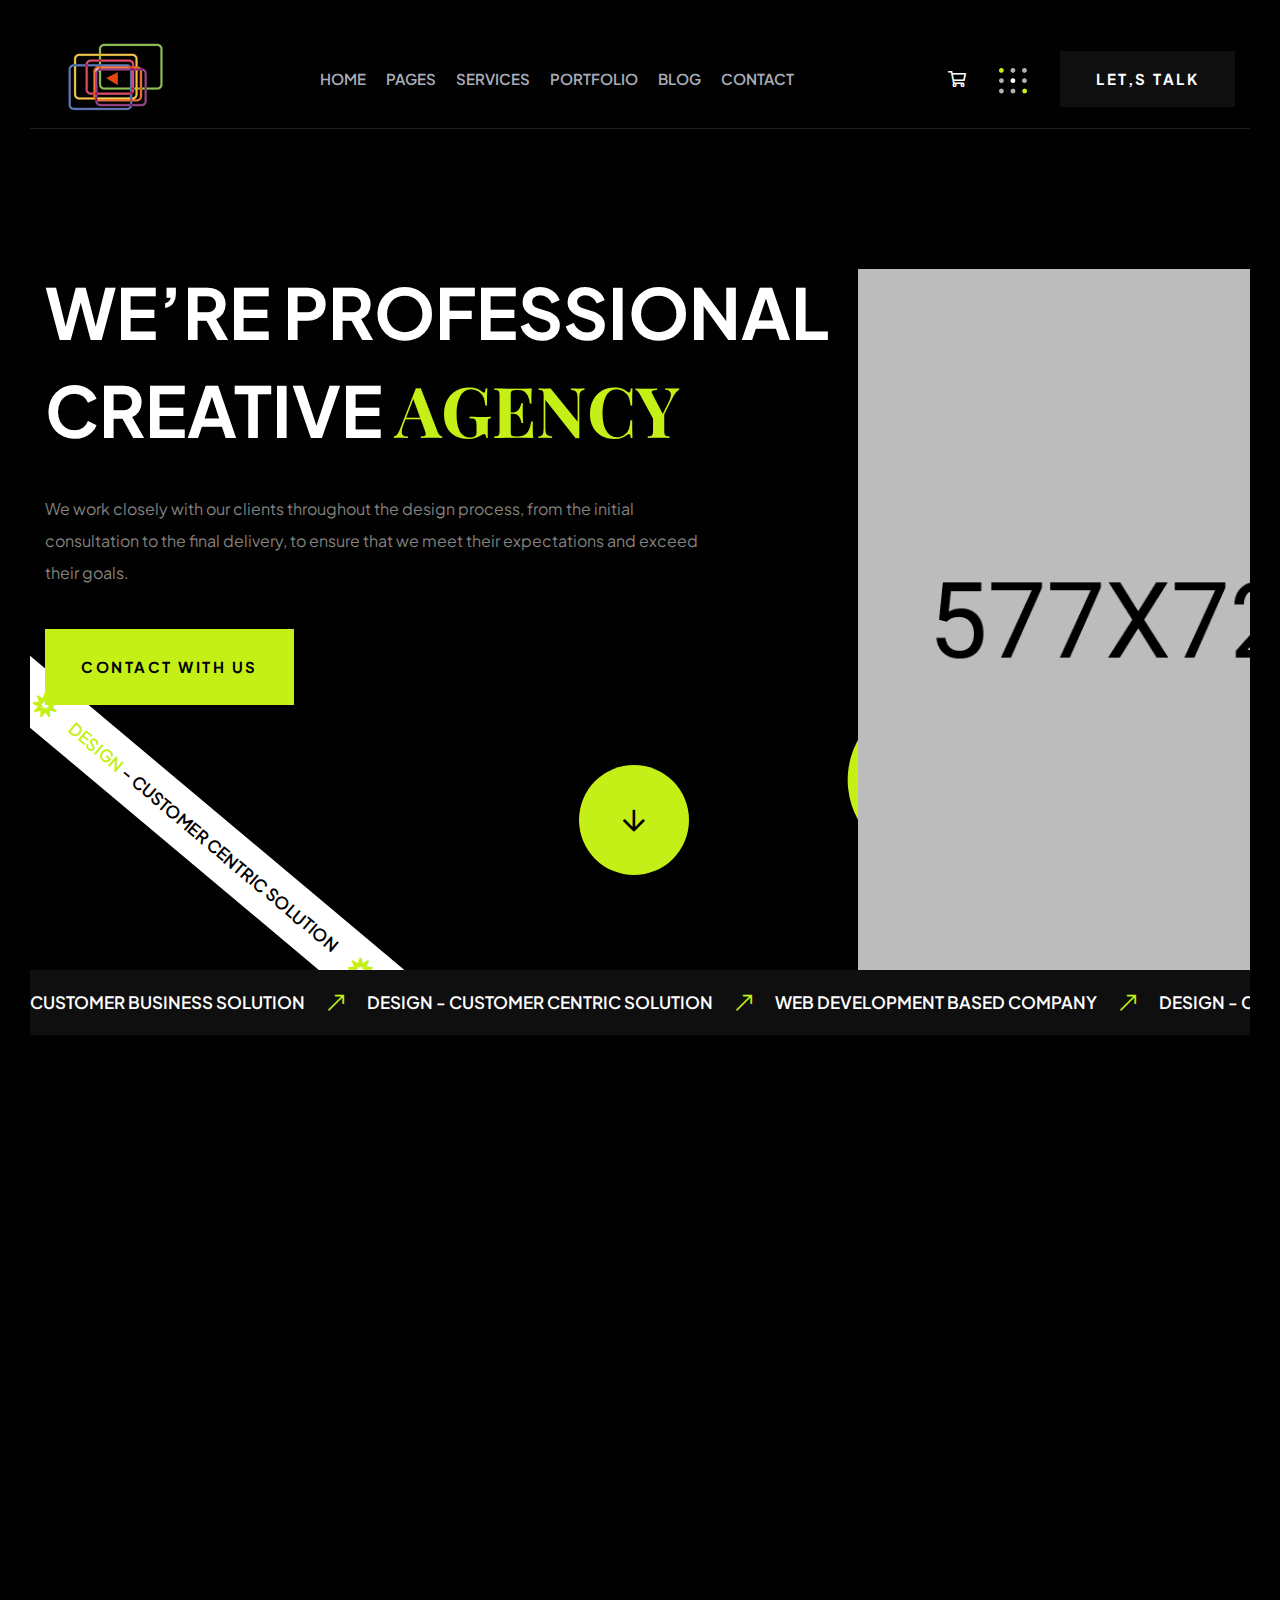
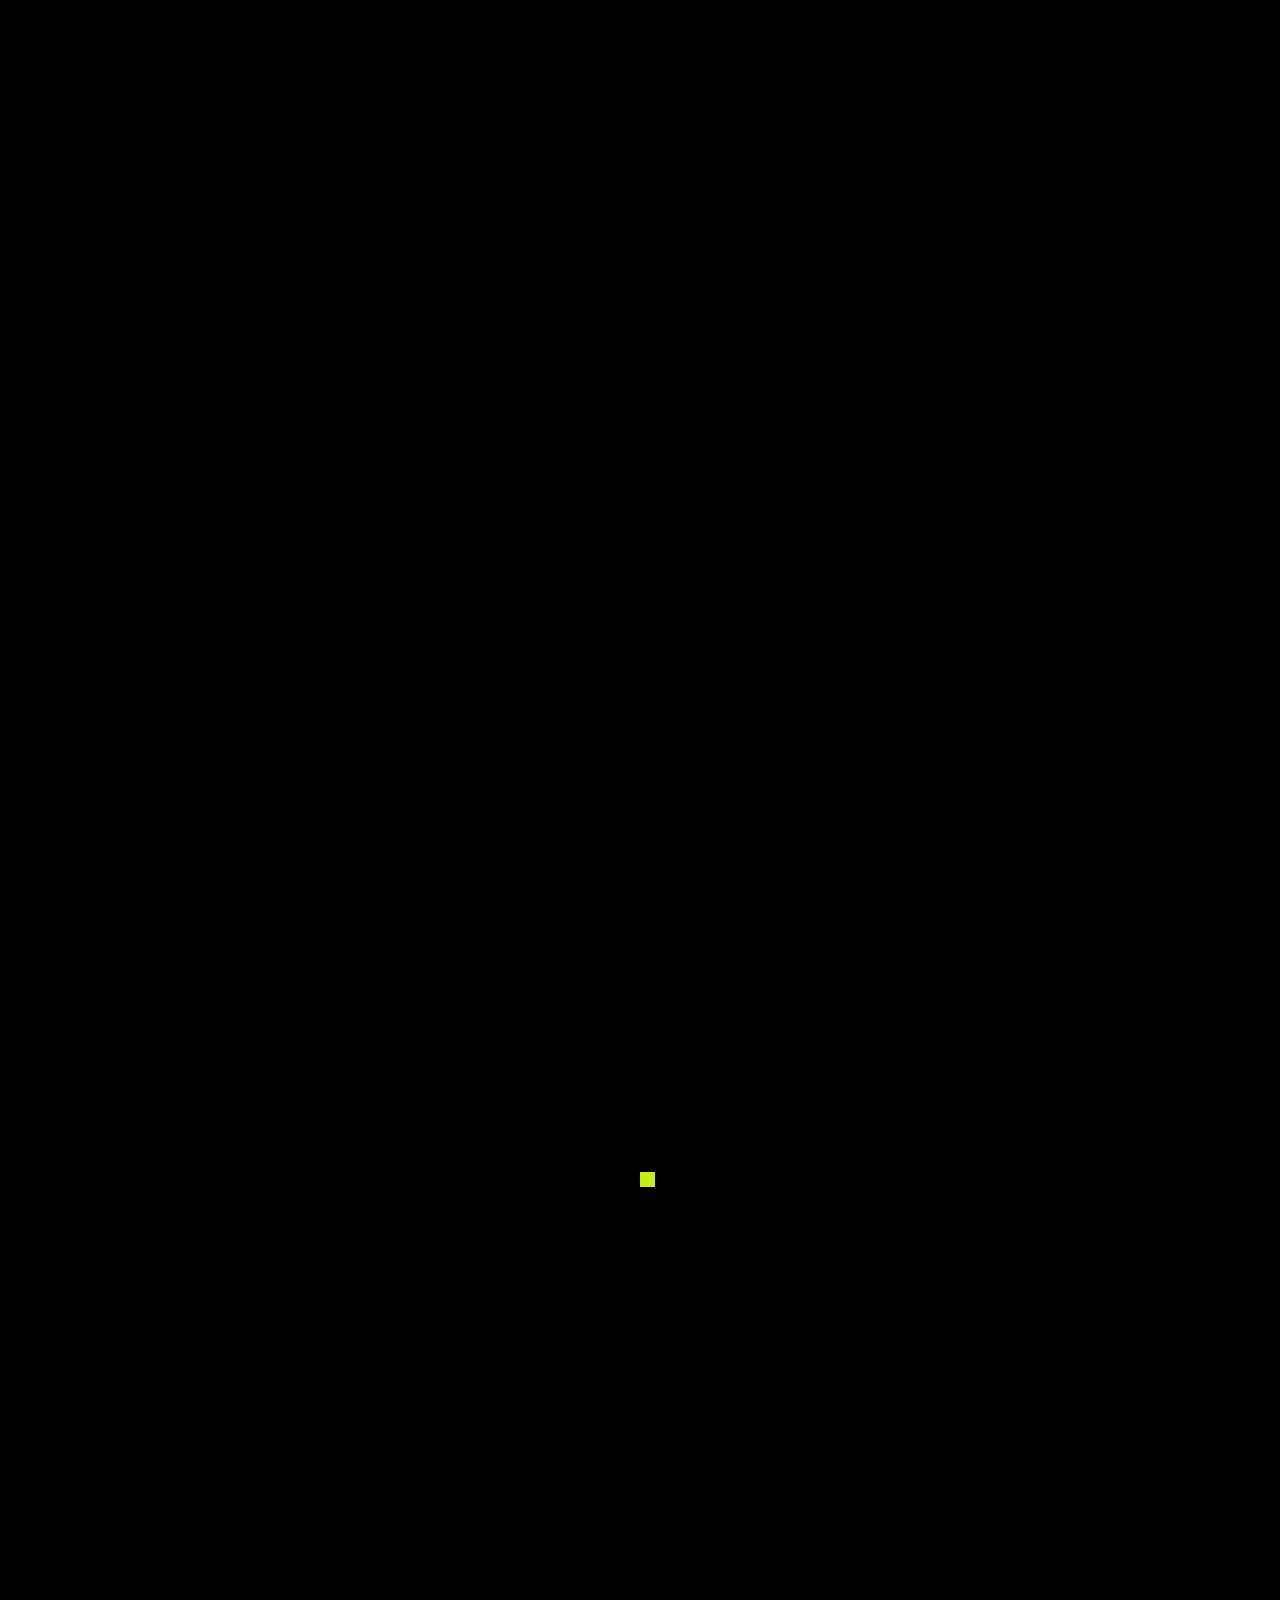
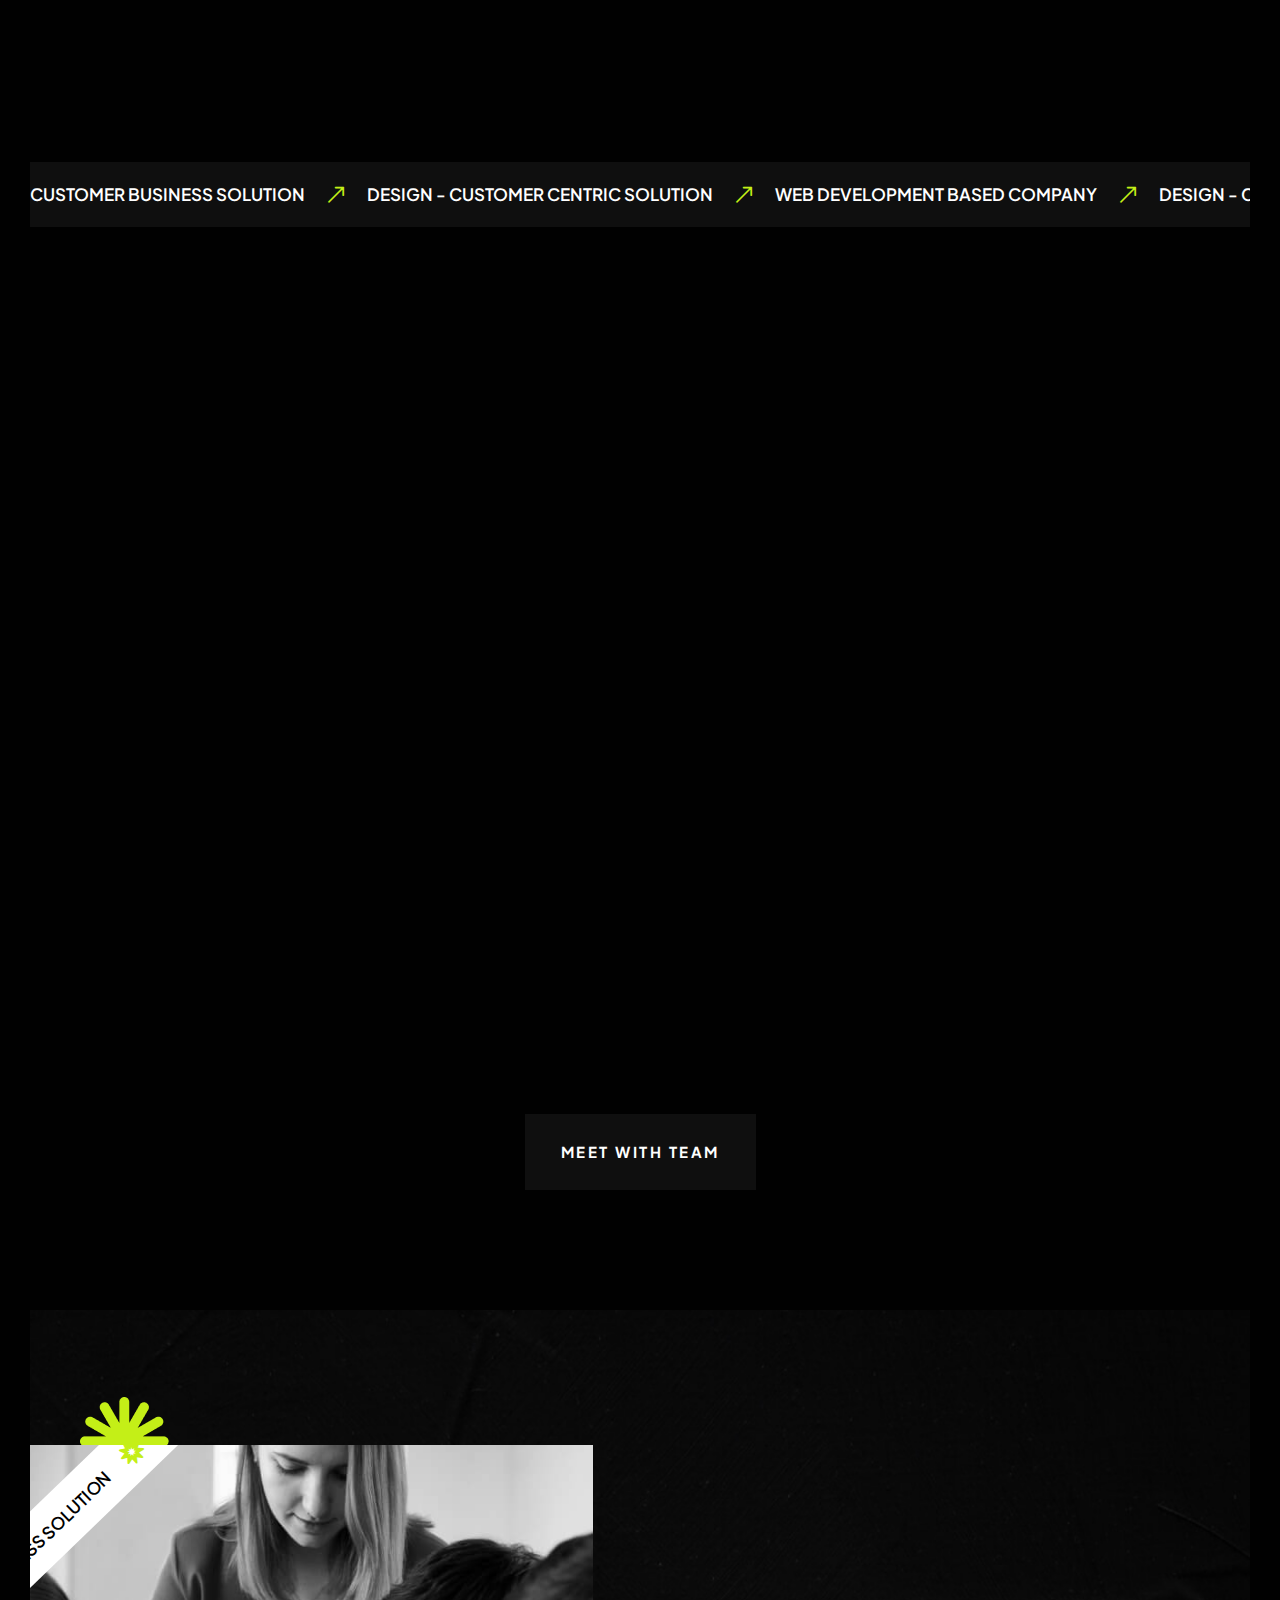
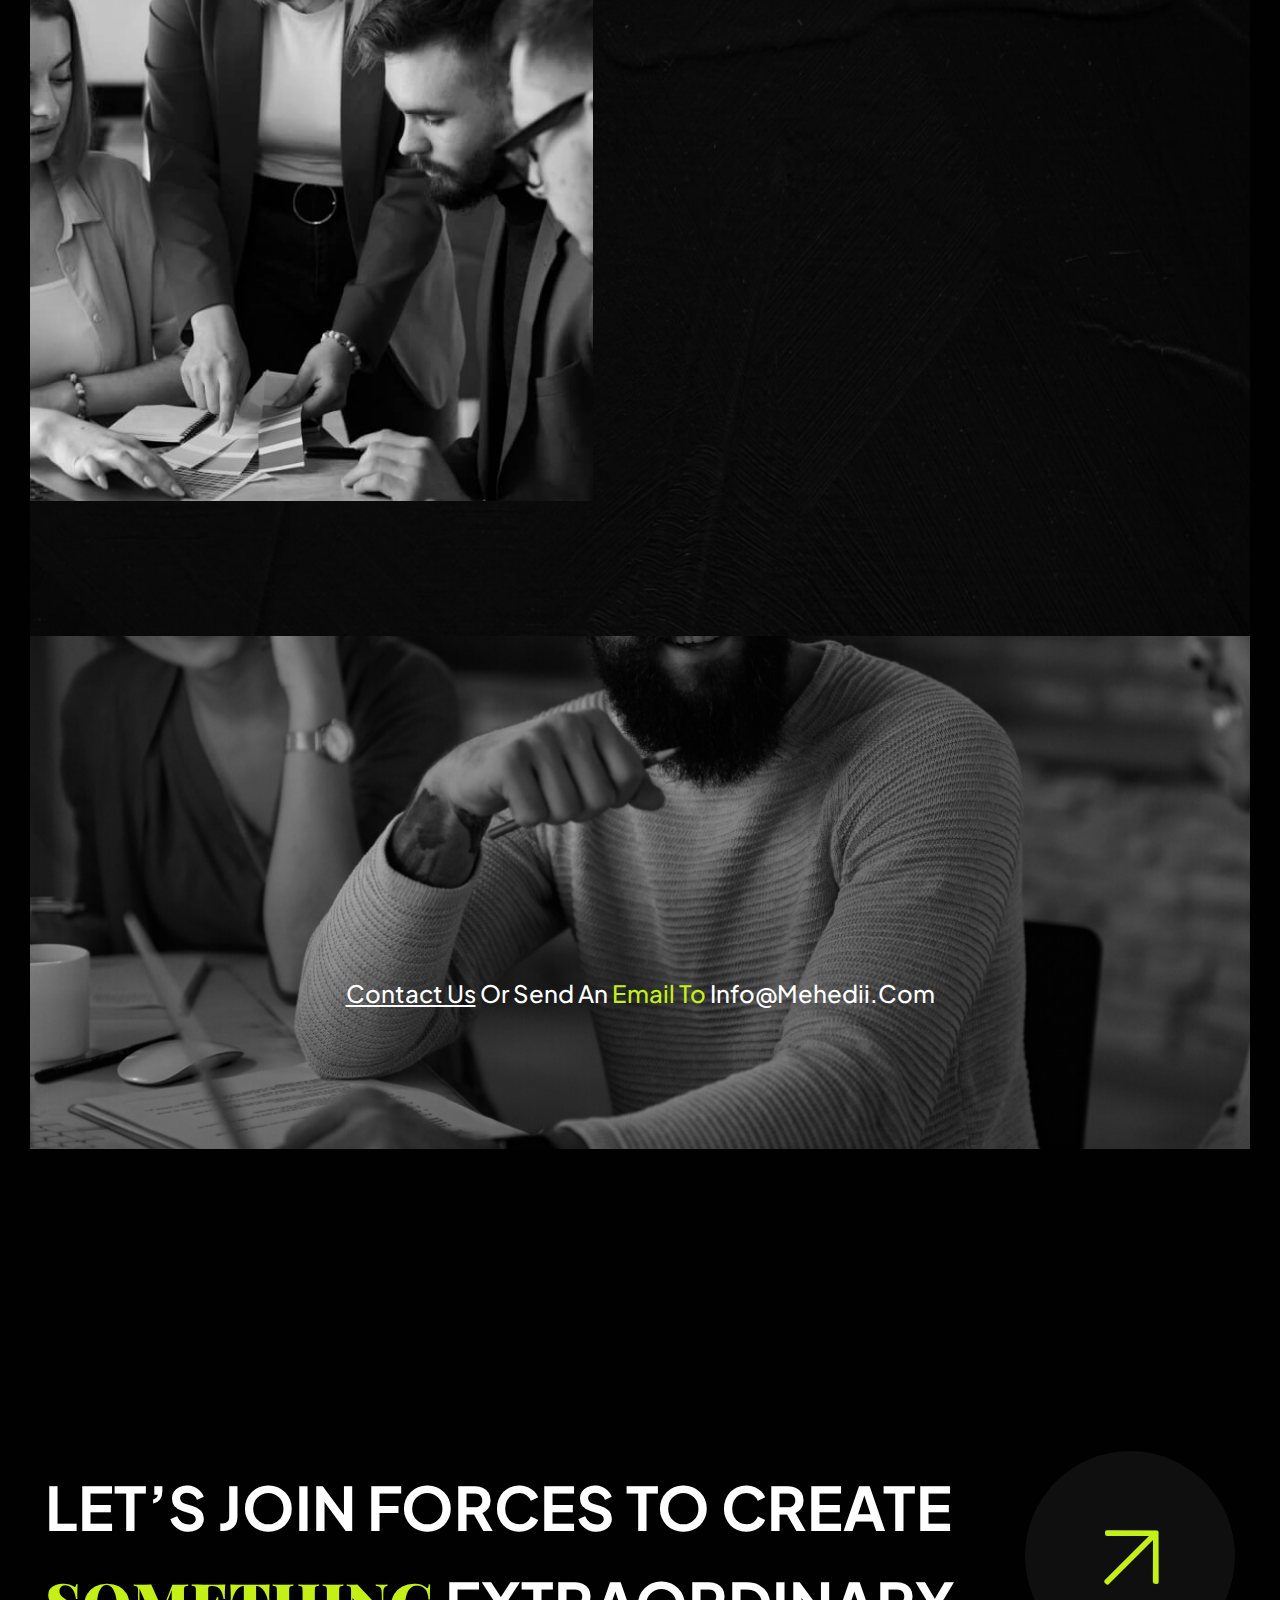
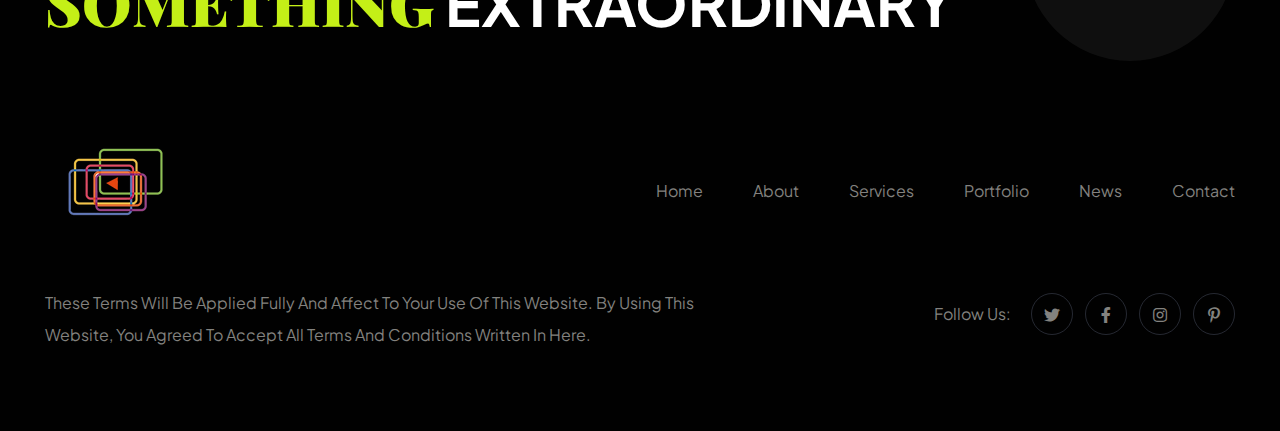
<file: about.html>
<!DOCTYPE html>
<html lang="zxx">
<head>
    <!-- Required meta tags -->
    <meta charset="utf-8">
    <meta name="description" content="">
    <meta http-equiv="X-UA-Compatible" content="IE=edge">
    <meta name="viewport" content="width=device-width, initial-scale=1, shrink-to-fit=no">

    <!-- Title -->
    <title>Agincy - Digital Agency HTML Template || About</title>
    <!-- Favicon Icon -->
    <link rel="shortcut icon" href="assets/images/logos/favicon.png" type="image/x-icon">
    <!-- Google Fonts -->
    <link href="https://fonts.googleapis.com/css2?family=Playfair+Display:ital,wght@1,400;1,700&family=Plus+Jakarta+Sans:wght@400;500;600;700&display=swap" rel="stylesheet">
    
    <!-- Flaticon -->
    <link rel="stylesheet" href="assets/css/flaticon.min.css">
    <!-- Font Awesome -->
    <link rel="stylesheet" href="assets/css/fontawesome-5.14.0.min.css">
    <!-- Bootstrap -->
    <link rel="stylesheet" href="assets/css/bootstrap.min.css">
    <!-- Magnific Popup -->
    <link rel="stylesheet" href="assets/css/magnific-popup.min.css">
    <!-- Nice Select -->
    <link rel="stylesheet" href="assets/css/nice-select.min.css">
    <!-- Animate -->
    <link rel="stylesheet" href="assets/css/animate.min.css">
    <!-- Slick -->
    <link rel="stylesheet" href="assets/css/slick.min.css">
    <!-- Main Style -->
    <link rel="stylesheet" href="assets/css/style.css">
    
</head>
<body>
    <div class="page-wrapper">

        <!-- Preloader -->
        <div class="preloader"><div class="custom-loader"></div></div>

        <!-- main header -->
        <header class="main-header">
            <!--Header-Upper-->
            <div class="header-upper">
                <div class="container container-1695 clearfix">

                    <div class="header-inner rpy-10 rel d-flex align-items-center">
                        <div class="logo-outer">
                            <div class="logo"><a href="index.html"><img src="assets/images/logos/logo.png" alt="Logo" title="Logo"></a></div>
                        </div>

                        <div class="nav-outer ms-lg-auto clearfix">
                            <!-- Main Menu -->
                            <nav class="main-menu navbar-expand-lg">
                                <div class="navbar-header">
                                   <div class="mobile-logo">
                                       <a href="index.html">
                                            <img src="assets/images/logos/logo.png" alt="Logo" title="Logo">
                                       </a>
                                   </div>
                                   
                                    <!-- Toggle Button -->
                                    <button type="button" class="navbar-toggle" data-bs-toggle="collapse" data-bs-target=".navbar-collapse">
                                        <span class="icon-bar"></span>
                                        <span class="icon-bar"></span>
                                        <span class="icon-bar"></span>
                                    </button>
                                </div>

                                <div class="navbar-collapse collapse clearfix">
                                    <ul class="navigation clearfix">
                                        <li class="dropdown"><a href="#">Home</a>
                                            <ul>
                                                <li><a href="index.html">Home One</a></li>
                                                <li><a href="index2.html">Home Two</a></li>
                                                <li><a href="index3.html">Home Three</a></li>
                                            </ul>
                                        </li>
                                        <li class="dropdown"><a href="#">pages</a>
                                            <ul>
                                                <li><a href="about.html">About Us</a></li>
                                                <li><a href="faqs.html">faqs</a></li>
                                                <li class="dropdown"><a href="#">Products</a>
                                                    <ul>
                                                        <li><a href="shop.html">our Products</a></li>
                                                        <li><a href="portfolio-details.html">Product Details</a></li>
                                                    </ul>
                                                </li>
                                                <li class="dropdown"><a href="#">Team</a>
                                                    <ul>
                                                        <li><a href="team.html">Team Members</a></li>
                                                        <li><a href="team-details.html">Team Details</a></li>
                                                    </ul>
                                                </li>
                                                <li><a href="404.html">404 error</a></li>
                                            </ul>
                                        </li>
                                        <li class="dropdown"><a href="#">Services</a>
                                            <ul>
                                                <li><a href="services.html">Our Services</a></li>
                                                <li><a href="service-details.html">Service Details</a></li>
                                            </ul>
                                        </li>
                                        <li class="dropdown"><a href="#">Portfolio</a>
                                            <ul>
                                                <li><a href="portfolio.html">Portfolio One</a></li>
                                                <li><a href="portfolio2.html">Portfolio Two</a></li>
                                                <li><a href="portfolio3.html">Portfolio Three</a></li>
                                                <li><a href="portfolio-details.html">Portfolio Details</a></li>
                                            </ul>
                                        </li>
                                        <li class="dropdown"><a href="#">blog</a>
                                            <ul>
                                                <li><a href="blog.html">blog v1</a></li>
                                                <li><a href="blog-v2.html">blog v2</a></li>
                                                <li><a href="blog-details.html">blog details</a></li>
                                            </ul>
                                        </li>
                                        <li><a href="contact.html">Contact</a></li>
                                    </ul>
                                </div>

                            </nav>
                            <!-- Main Menu End-->
                        </div>
                        
                        <!-- Menu Button -->
                        <div class="menu-btns ms-lg-auto">
                            <button class="cart"><i class="far fa-shopping-cart"></i></button>
                            
                            <!-- menu sidbar -->
                            <div class="menu-sidebar">
                                <button><img src="assets/images/icons/toggler.png" alt="Toggler"></button>
                            </div>
                            <a href="contact.html" class="theme-btn">let,s talk</a>
                        </div>
                    </div>
                </div>
            </div>
            <!--End Header Upper-->
        </header>
       

        <!--Form Back Drop-->
        <div class="form-back-drop"></div>
        
        <!-- Hidden Sidebar -->
        <section class="hidden-bar">
            <div class="inner-box text-center">
                <div class="cross-icon"><span class="fa fa-times"></span></div>
                <div class="title">
                    <h4>Get Appointment</h4>
                </div>

                <!--Appointment Form-->
                <div class="appointment-form">
                    <form method="post" action="contact.html">
                        <div class="form-group">
                            <input type="text" name="text" value="" placeholder="Name" required>
                        </div>
                        <div class="form-group">
                            <input type="email" name="email" value="" placeholder="Email Address" required>
                        </div>
                        <div class="form-group">
                            <textarea placeholder="Message" rows="5"></textarea>
                        </div>
                        <div class="form-group">
                            <button type="submit" class="theme-btn style-two">Submit now</button>
                        </div>
                    </form>
                </div>

                <!--Social Icons-->
                <div class="social-style-one">
                    <a href="#"><i class="fab fa-twitter"></i></a>
                    <a href="#"><i class="fab fa-facebook-f"></i></a>
                    <a href="#"><i class="fab fa-instagram"></i></a>
                    <a href="#"><i class="fab fa-pinterest-p"></i></a>
                </div>
            </div>
        </section>
        <!--End Hidden Sidebar -->
        
        
        <!-- About Hero Area start -->
        <section class="about-page-hero bg-primary-shape rel z-1">
            <div class="container">
                <div class="row align-items-end justify-content-between">
                    <div class="col-lg-8 wow fadeInLeft delay-0-2s">
                        <div class="about-hero-content pt-135 rpt-95 pb-95">
                            <h1>We’re professional creative <span>agency</span></h1>
                            <p>We work closely with our clients throughout the design process, from the initial consultation to the final delivery, to ensure that we meet their expectations and exceed their goals.</p>
                            <a href="contact.html" class="theme-btn style-two">Contact with us</a>
                            <div class="row justify-content-center">
                                <div class="col-lg-6">
                                    <div class="hero-scroll-down mt-60 wow fadeInDown delay-0-6s">
                                        <a href="#about"><i class="far fa-arrow-down"></i></a>
                                    </div>
                                </div>
                            </div>
                        </div>
                    </div>
                    <div class="col-lg-4 wow fadeInRight delay-0-2s">
                        <div class="about-hero-image">
                            <img src="assets/images/testimonials/testimonials-right.png" alt="Testimonials">
                        </div>
                    </div>
                </div>
            </div>
            <div class="headline-wrap style-three color-black">
                <span class="marquee-wrap bg-white py-15">
                   <span class="marquee-inner left">
                        <span class="marquee-item"><b>customer business solution</b><i class="fas fa-bahai"></i></span>
                        <span class="marquee-item"><b><span>design</span> - customer centric solution</b><i class="fas fa-bahai"></i></span>
                        <span class="marquee-item"><b>web development based company</b><i class="fas fa-bahai"></i></span>
                        <span class="marquee-item"><b><span>design</span> - customer centric solution</b><i class="fas fa-bahai"></i></span>
                        <span class="marquee-item"><b>marketing based devlopment</b><i class="fas fa-bahai"></i></span>
                   </span>
                   <span class="marquee-inner left">
                        <span class="marquee-item"><b>customer business solution</b><i class="fas fa-bahai"></i></span>
                        <span class="marquee-item"><b><span>design</span> - customer centric solution</b><i class="fas fa-bahai"></i></span>
                        <span class="marquee-item"><b>web development based company</b><i class="fas fa-bahai"></i></span>
                        <span class="marquee-item"><b><span>design</span> - customer centric solution</b><i class="fas fa-bahai"></i></span>
                        <span class="marquee-item"><b>marketing based devlopment</b><i class="fas fa-bahai"></i></span>
                   </span>
                   <span class="marquee-inner left">
                        <span class="marquee-item"><b>customer business solution</b><i class="fas fa-bahai"></i></span>
                        <span class="marquee-item"><b><span>design</span> - customer centric solution</b><i class="fas fa-bahai"></i></span>
                        <span class="marquee-item"><b>web development based company</b><i class="fas fa-bahai"></i></span>
                        <span class="marquee-item"><b><span>design</span> - customer centric solution</b><i class="fas fa-bahai"></i></span>
                        <span class="marquee-item"><b>marketing based devlopment</b><i class="fas fa-bahai"></i></span>
                   </span>
                </span>
             </div>
        </section>
        <!-- About Hero Area end -->
        
        
        <!-- Headline area start -->
        <div class="headline-area bgc-lighter py-20">
            <div class="headline-wrap style-two">
                <span class="marquee-wrap for-arrow-icon">
                   <span class="marquee-inner left">
                        <span class="marquee-item"><b>customer business solution</b><i class="fal fa-long-arrow-right"></i></span>
                        <span class="marquee-item"><b>design - customer centric solution</b><i class="fal fa-long-arrow-right"></i></span>
                        <span class="marquee-item"><b>web development based company</b><i class="fal fa-long-arrow-right"></i></span>
                        <span class="marquee-item"><b>design - customer centric solution</b><i class="fal fa-long-arrow-right"></i></span>
                        <span class="marquee-item"><b>marketing based devlopment</b><i class="fal fa-long-arrow-right"></i></span>
                   </span>
                   <span class="marquee-inner left">
                        <span class="marquee-item"><b>customer business solution</b><i class="fal fa-long-arrow-right"></i></span>
                        <span class="marquee-item"><b>design - customer centric solution</b><i class="fal fa-long-arrow-right"></i></span>
                        <span class="marquee-item"><b>web development based company</b><i class="fal fa-long-arrow-right"></i></span>
                        <span class="marquee-item"><b>design - customer centric solution</b><i class="fal fa-long-arrow-right"></i></span>
                        <span class="marquee-item"><b>marketing based devlopment</b><i class="fal fa-long-arrow-right"></i></span>
                   </span>
                   <span class="marquee-inner left">
                        <span class="marquee-item"><b>customer business solution</b><i class="fal fa-long-arrow-right"></i></span>
                        <span class="marquee-item"><b>design - customer centric solution</b><i class="fal fa-long-arrow-right"></i></span>
                        <span class="marquee-item"><b>web development based company</b><i class="fal fa-long-arrow-right"></i></span>
                        <span class="marquee-item"><b>design - customer centric solution</b><i class="fal fa-long-arrow-right"></i></span>
                        <span class="marquee-item"><b>marketing based devlopment</b><i class="fal fa-long-arrow-right"></i></span>
                   </span>
                </span>
             </div>
        </div>
        <!-- Headline Area end -->
          
          
        <!-- About Area start -->
        <section id="about" class="about-area bgc-black py-145 rpy-100 rel z-1">
            <div class="container">
                <div class="row justify-content-between">
                    <div class="col-lg-4">
                        <div class="our-experience-years rmb-55 wow fadeInLeft delay-0-2s">
                            <span class="years">36</span>
                            <span class="text">years of experience</span>
                        </div>
                    </div>
                    <div class="col-lg-7">
                        <div class="about-content wow fadeInRight delay-0-2s">
                            <div class="section-title mb-30">
                                <span class="sub-title mb-15">Trusted web design agency</span>
                                <h2>We’re a digital design studio connecting brands to people <span>through</span> craft and culture. <i class="fas fa-asterisk"></i></h2>
                            </div>
                            <a href="https://www.youtube.com/watch?v=9Y7ma241N8k" class="mfp-iframe video-play-text">
                                <img src="assets/images/about/video-play.png" alt="Video Play">
                            </a>
                        </div>
                    </div>
                </div>
            </div>
        </section>
        <!-- About Area end -->
          
          
        <!-- Portfolio Area start -->
        <section class="portfolio-area-three rel z-1">
            <div class="row justify-content-center">
                <div class="col-xl-4 col-sm-6">
                    <div class="portfolio-item style-three wow fadeInUp delay-0-2s">
                        <div class="portfolio-image">
                            <img src="assets/images/portfolio/portfolio-three1.jpg" alt="Portfolio">
                        </div>
                        <a class="hover-box" href="portfolio-details.html">
                            <span>View More</span>
                            <i class="far fa-arrow-right"></i>
                        </a>
                        <div class="portfolio-content">
                            <h6><a href="portfolio-details.html">Digital Marketing</a></h6>
                            <a class="tag-category" href="blog.html">Art , Direction</a>
                        </div>
                    </div>
                </div>
                <div class="col-xl-4 col-sm-6">
                    <div class="portfolio-item style-three wow fadeInUp delay-0-4s">
                        <div class="portfolio-image">
                            <img src="assets/images/portfolio/portfolio-three2.jpg" alt="Portfolio">
                        </div>
                        <a class="hover-box" href="portfolio-details.html">
                            <span>View More</span>
                            <i class="far fa-arrow-right"></i>
                        </a>
                        <div class="portfolio-content">
                            <h6><a href="portfolio-details.html">Digital Marketing</a></h6>
                            <a class="tag-category" href="blog.html">Art , Direction</a>
                        </div>
                    </div>
                </div>
                <div class="col-xl-4 col-sm-6">
                    <div class="portfolio-item style-three wow fadeInUp delay-0-6s">
                        <div class="portfolio-image">
                            <img src="assets/images/portfolio/portfolio-three3.jpg" alt="Portfolio">
                        </div>
                        <a class="hover-box" href="portfolio-details.html">
                            <span>View More</span>
                            <i class="far fa-arrow-right"></i>
                        </a>
                        <div class="portfolio-content">
                            <h6><a href="portfolio-details.html">Digital Marketing</a></h6>
                            <a class="tag-category" href="blog.html">Art , Direction</a>
                        </div>
                    </div>
                </div>
            </div>
        </section>
        <!-- Portfolio Area end -->
        
          
        <!-- Counter Two Area start -->
        <div class="counter-two-area pt-45 pb-140">
            <div class="container">
                <span class="sub-title-style-two mb-40 wow fadeInUp delay-0-2s">we’re proud to work with a Wide range of companies</span>
                <div class="row no-gap">
                    <div class="col-lg-3 col-6 col-small">
                        <div class="counter-item-two counter-text-wrap wow fadeInUp delay-0-2s">
                            <span class="count-text plus" data-speed="3000" data-stop="250">0</span>
                            <h6 class="counter-title">Satsified Clients</h6>
                        </div>
                    </div>
                    <div class="col-lg-3 col-6 col-small">
                        <div class="counter-item-two counter-text-wrap wow fadeInUp delay-0-3s">
                            <span class="count-text plus" data-speed="3000" data-stop="28">0</span>
                            <h6 class="counter-title">Years of build</h6>
                        </div>
                    </div>
                    <div class="col-lg-3 col-6 col-small">
                        <div class="counter-item-two counter-text-wrap wow fadeInUp delay-0-4s">
                            <span class="count-text" data-speed="3000" data-stop="1538">0</span>
                            <h6 class="counter-title">Total Products</h6>
                        </div>
                    </div>
                    <div class="col-lg-3 col-6 col-small">
                        <div class="counter-item-two no-border counter-text-wrap wow fadeInUp delay-0-5s">
                            <span class="count-text" data-speed="3000" data-stop="386">0</span>
                            <h6 class="counter-title">Total Revinew</h6>
                        </div>
                    </div>
                </div>
            </div>
        </div>
        <!-- Counter Two Area end -->
        
          
        <!-- Services Four Area start -->
        <section class="services-area-four pb-130 rpb-100 rel z-1">
            <div class="container">
                <div class="row gap-150 justify-content-between">
                    <div class="col-lg-6 wow fadeInLeft delay-0-2s">
                        <div class="section-title mb-20">
                            <span class="sub-title mb-20">Trusted web design services</span>
                            <h2>Unlock Revenue Growth for Your Business</h2>
                            <a href="services.html" class="read-more-two mt-20">What We Do <img src="assets/images/icons/arrow.svg" alt="Arrow"></a>
                        </div>
                    </div>
                    <div class="col-lg-6 pt-35 wow fadeInRight delay-0-2s">
                        <div class="service-item-four">
                            <h5>WEBSITE DEsign <span class="number">01</span></h5>
                            <p>There are many variations of simply free text passages of hold industry available but the majority have suffered alteration</p>
                            <a href="services.html" class="read-more-two">Read More <img src="assets/images/icons/arrow.svg" alt="Arrow"></a>
                        </div>
                        <div class="service-item-four">
                            <h5>digital marketing <span class="number">02</span></h5>
                            <p>There are many variations of simply free text passages of hold industry available but the majority have suffered alteration</p>
                            <a href="services.html" class="read-more-two">Read More <img src="assets/images/icons/arrow.svg" alt="Arrow"></a>
                        </div>
                        <div class="service-item-four">
                            <h5>Content Solutions <span class="number">03</span></h5>
                            <p>There are many variations of simply free text passages of hold industry available but the majority have suffered alteration</p>
                            <a href="services.html" class="read-more-two">Read More <img src="assets/images/icons/arrow.svg" alt="Arrow"></a>
                        </div>
                    </div>
                </div>
            </div>
        </section>
        <!-- Services Four Area end -->
         
         
        <!-- Headline area start -->
        <div class="headline-area bgc-lighter py-20">
            <div class="headline-wrap style-two">
                <span class="marquee-wrap for-arrow-icon">
                   <span class="marquee-inner left">
                        <span class="marquee-item"><b>customer business solution</b><i class="fal fa-long-arrow-right"></i></span>
                        <span class="marquee-item"><b>design - customer centric solution</b><i class="fal fa-long-arrow-right"></i></span>
                        <span class="marquee-item"><b>web development based company</b><i class="fal fa-long-arrow-right"></i></span>
                        <span class="marquee-item"><b>design - customer centric solution</b><i class="fal fa-long-arrow-right"></i></span>
                        <span class="marquee-item"><b>marketing based devlopment</b><i class="fal fa-long-arrow-right"></i></span>
                   </span>
                   <span class="marquee-inner left">
                        <span class="marquee-item"><b>customer business solution</b><i class="fal fa-long-arrow-right"></i></span>
                        <span class="marquee-item"><b>design - customer centric solution</b><i class="fal fa-long-arrow-right"></i></span>
                        <span class="marquee-item"><b>web development based company</b><i class="fal fa-long-arrow-right"></i></span>
                        <span class="marquee-item"><b>design - customer centric solution</b><i class="fal fa-long-arrow-right"></i></span>
                        <span class="marquee-item"><b>marketing based devlopment</b><i class="fal fa-long-arrow-right"></i></span>
                   </span>
                   <span class="marquee-inner left">
                        <span class="marquee-item"><b>customer business solution</b><i class="fal fa-long-arrow-right"></i></span>
                        <span class="marquee-item"><b>design - customer centric solution</b><i class="fal fa-long-arrow-right"></i></span>
                        <span class="marquee-item"><b>web development based company</b><i class="fal fa-long-arrow-right"></i></span>
                        <span class="marquee-item"><b>design - customer centric solution</b><i class="fal fa-long-arrow-right"></i></span>
                        <span class="marquee-item"><b>marketing based devlopment</b><i class="fal fa-long-arrow-right"></i></span>
                   </span>
                </span>
             </div>
        </div>
        <!-- Headline Area end -->
        
        
        <!-- Team Area start -->
        <section class="team-area overflow-hidden pt-140 rpt-50 pb-120 rpb-70 rel z-1">
            <div class="container">
                <div class="row justify-content-center">
                    <div class="col-xl-6 col-lg-8">
                        <div class="section-title text-center mb-70 wow fadeInUp delay-0-2s">
                            <span class="sub-title mb-15">team member of company</span>
                            <h2>Extra ordinary <span>creation</span> Team behind</h2>
                        </div>
                    </div>
                </div>
            </div>
            <div class="container container-1450">
                <div class="row justify-content-center">
                    <div class="col-xl-3 col-lg-4 col-sm-6">
                        <div class="team-member style-two wow fadeInUp delay-0-2s">
                            <div class="image">
                                <img src="assets/images/team/team1.jpg" alt="Team">
                            </div>
                            <div class="description">
                                <div class="title">
                                    <h5>Alextina Ditarson</h5>
                                    <span class="designation">creative director</span>
                                </div>
                                <a href="team-details.html" class="details-btn"><i class="far fa-arrow-right"></i></a>
                                <div class="social-media">
                                    <a href="#"><i class="fab fa-twitter"></i></a>
                                    <a href="#"><i class="fab fa-facebook-f"></i></a>
                                    <a href="#"><i class="fab fa-instagram"></i></a>
                                    <a href="#"><i class="fab fa-pinterest-p"></i></a>
                                </div>
                            </div>
                        </div>
                    </div>
                    <div class="col-xl-3 col-lg-4 col-sm-6">
                        <div class="team-member style-two wow fadeInUp delay-0-3s">
                            <div class="image">
                                <img src="assets/images/team/team2.jpg" alt="Team">
                            </div>
                            <div class="description">
                                <div class="title">
                                    <h5>Alextina Ditarson</h5>
                                    <span class="designation">creative director</span>
                                </div>
                                <a href="team-details.html" class="details-btn"><i class="far fa-arrow-right"></i></a>
                                <div class="social-media">
                                    <a href="#"><i class="fab fa-twitter"></i></a>
                                    <a href="#"><i class="fab fa-facebook-f"></i></a>
                                    <a href="#"><i class="fab fa-instagram"></i></a>
                                    <a href="#"><i class="fab fa-pinterest-p"></i></a>
                                </div>
                            </div>
                        </div>
                    </div>
                    <div class="col-xl-3 col-lg-4 col-sm-6">
                        <div class="team-member style-two wow fadeInUp delay-0-4s">
                            <div class="image">
                                <img src="assets/images/team/team3.jpg" alt="Team">
                            </div>
                            <div class="description">
                                <div class="title">
                                    <h5>Alextina Ditarson</h5>
                                    <span class="designation">creative director</span>
                                </div>
                                <a href="team-details.html" class="details-btn"><i class="far fa-arrow-right"></i></a>
                                <div class="social-media">
                                    <a href="#"><i class="fab fa-twitter"></i></a>
                                    <a href="#"><i class="fab fa-facebook-f"></i></a>
                                    <a href="#"><i class="fab fa-instagram"></i></a>
                                    <a href="#"><i class="fab fa-pinterest-p"></i></a>
                                </div>
                            </div>
                        </div>
                    </div>
                    <div class="col-xl-3 col-lg-4 col-sm-6">
                        <div class="team-member style-two wow fadeInUp delay-0-5s">
                            <div class="image">
                                <img src="assets/images/team/team4.jpg" alt="Team">
                            </div>
                            <div class="description">
                                <div class="title">
                                    <h5>Alextina Ditarson</h5>
                                    <span class="designation">creative director</span>
                                </div>
                                <a href="team-details.html" class="details-btn"><i class="far fa-arrow-right"></i></a>
                                <div class="social-media">
                                    <a href="#"><i class="fab fa-twitter"></i></a>
                                    <a href="#"><i class="fab fa-facebook-f"></i></a>
                                    <a href="#"><i class="fab fa-instagram"></i></a>
                                    <a href="#"><i class="fab fa-pinterest-p"></i></a>
                                </div>
                            </div>
                        </div>
                    </div>
                </div>
                <div class="team-btn pt-30 text-center">
                    <a href="team.html" class="theme-btn style-three">Meet with team</a>
                </div>
            </div>
        </section>
        <!-- Team Area end -->
        
        
        <!-- FAQ Area start -->
        <section class="faq-area py-135 rpy-100 rel z-1 bgs-cover" style="background-image: url(assets/images/faqs/faq-bg.jpg);">
            <div class="faq-section-inner rel">
                <div class="faq-image-part bgs-cover" style="background-image: url(assets/images/faqs/faq.jpg);">
                    <div class="headline-wrap style-three color-black">
                        <span class="marquee-wrap bg-white py-15">
                           <span class="marquee-inner left">
                                <span class="marquee-item"><b>customer business solution</b><i class="fas fa-bahai"></i></span>
                                <span class="marquee-item"><b><span>design</span> - customer centric solution</b><i class="fas fa-bahai"></i></span>
                                <span class="marquee-item"><b>web development based company</b><i class="fas fa-bahai"></i></span>
                                <span class="marquee-item"><b><span>design</span> - customer centric solution</b><i class="fas fa-bahai"></i></span>
                                <span class="marquee-item"><b>marketing based devlopment</b><i class="fas fa-bahai"></i></span>
                           </span>
                           <span class="marquee-inner left">
                                <span class="marquee-item"><b>customer business solution</b><i class="fas fa-bahai"></i></span>
                                <span class="marquee-item"><b><span>design</span> - customer centric solution</b><i class="fas fa-bahai"></i></span>
                                <span class="marquee-item"><b>web development based company</b><i class="fas fa-bahai"></i></span>
                                <span class="marquee-item"><b><span>design</span> - customer centric solution</b><i class="fas fa-bahai"></i></span>
                                <span class="marquee-item"><b>marketing based devlopment</b><i class="fas fa-bahai"></i></span>
                           </span>
                           <span class="marquee-inner left">
                                <span class="marquee-item"><b>customer business solution</b><i class="fas fa-bahai"></i></span>
                                <span class="marquee-item"><b><span>design</span> - customer centric solution</b><i class="fas fa-bahai"></i></span>
                                <span class="marquee-item"><b>web development based company</b><i class="fas fa-bahai"></i></span>
                                <span class="marquee-item"><b><span>design</span> - customer centric solution</b><i class="fas fa-bahai"></i></span>
                                <span class="marquee-item"><b>marketing based devlopment</b><i class="fas fa-bahai"></i></span>
                           </span>
                        </span>
                    </div>
               </div>
                <div class="container">
                    <div class="row align-items-center">
                        <div class="col-lg-6 offset-lg-6 wow fadeInLeft delay-0-2s">
                            <div class="faq-content-part mb-25 rmb-0">
                                <div class="section-title mb-35">
                                    <span class="sub-title mb-10">Trusted web design agency</span>
                                    <h2>Frequently Ask Ques -tion for everyone</h2>
                                </div>
                                <div class="accordion" id="faq-accordion">
                                    <div class="accordion-item">
                                        <h5 class="accordion-header">
                                            <button class="accordion-button collapsed" data-bs-toggle="collapse" data-bs-target="#collapseOne">
                                               01. What is the importance of doors and windows ?
                                            </button>
                                        </h5>
                                        <div id="collapseOne" class="accordion-collapse collapse" data-bs-parent="#faq-accordion">
                                            <div class="accordion-body">
                                                <p>To take a trivial example which undertakes laborious physical exercise except to obtain some advantage pleasure annoying consequences</p>
                                            </div>
                                        </div>
                                    </div>
                                    <div class="accordion-item">
                                        <h5 class="accordion-header">
                                            <button class="accordion-button" data-bs-toggle="collapse" data-bs-target="#collapseTwo">
                                                02. Can I use the demos made by Ewebot ?
                                            </button>
                                        </h5>
                                        <div id="collapseTwo" class="accordion-collapse collapse show" data-bs-parent="#faq-accordion">
                                            <div class="accordion-body">
                                                <p>Ne summo dictas pertinacia nam. Illum cetero vocent ei vim, case regione signiferumque vim te. Ex mea quem munere lobortis. Duis aute irure dolor in reprehenderit in voluptate velit esse cillum.</p>
                                            </div>
                                        </div>
                                    </div>
                                    <div class="accordion-item">
                                        <h5 class="accordion-header">
                                            <button class="accordion-button collapsed" data-bs-toggle="collapse" data-bs-target="#collapseThree">
                                                03. Why didn’t you showcase my submission ?
                                            </button>
                                        </h5>
                                        <div id="collapseThree" class="accordion-collapse collapse" data-bs-parent="#faq-accordion">
                                            <div class="accordion-body">
                                                <p>To take a trivial example which undertakes laborious physical exercise except to obtain some advantage pleasure annoying consequences</p>
                                            </div>
                                        </div>
                                    </div>
                                    <div class="accordion-item">
                                        <h5 class="accordion-header">
                                            <button class="accordion-button collapsed" data-bs-toggle="collapse" data-bs-target="#collapseFour">
                                               04. What everybody ought to know about digital ?
                                            </button>
                                        </h5>
                                        <div id="collapseFour" class="accordion-collapse collapse" data-bs-parent="#faq-accordion">
                                            <div class="accordion-body">
                                                <p>To take a trivial example which undertakes laborious physical exercise except to obtain some advantage pleasure annoying consequences</p>
                                            </div>
                                        </div>
                                    </div>
                                </div>
                            </div>
                        </div>
                    </div>
                </div>
                <div class="faq-shape"><img src="assets/images/icons/star.png" alt="Star"></div>
            </div>
        </section>
        <!-- FAQ Area end -->
        
          
        <!-- Lets Talk Area start -->
        <div class="lets-talk-area text-center bgs-cover pt-120 pb-130 rpy-90" style="background-image: url(assets/images/background/tets-talk.jpg);">
            <div class="container">
                <a href="contact.html" class="lets-talk-text mb-50 wow zoomIn delay-0-2s">Let’s <span>Talk</span> <i class="fal fa-arrow-right"></i></a>
                <h5 class="talk-to-email"><a href="contact.html">Contact us</a> or send an <span>email to</span> info@Mehedii.com</h5>
            </div>
        </div>
        <!-- Lets Talk Area end -->
           

        <!-- footer area start -->
        <footer class="main-footer pt-75 footer-two rel z-1">
            <div class="container">
               <div class="our-clients-two mb-110 rmb-80 wow fadeInUp delay-0-2s">
                    <a href="contact.html"><img src="assets/images/client-logos/footer-cl1.png" alt="Client Logo"></a>
                    <a href="contact.html"><img src="assets/images/client-logos/footer-cl2.png" alt="Client Logo"></a>
                    <a href="contact.html"><img src="assets/images/client-logos/footer-cl3.png" alt="Client Logo"></a>
                    <a href="contact.html"><img src="assets/images/client-logos/footer-cl4.png" alt="Client Logo"></a>
                    <a href="contact.html"><img src="assets/images/client-logos/footer-cl5.png" alt="Client Logo"></a>
                </div>
                <div class="footer-lets-talk pb-80 rpb-35"><span class="text mb-20">Let’s join forces to create <span>something</span> extraordinary </span><a href="contact.html" class="details-btn mb-20"><i class="fal fa-arrow-right"></i></a></div>
            </div>
            <div class="container">
                <div class="row pb-50 rpb-25 align-items-center justify-content-between">
                    <div class="col-lg-4">
                        <div class="footer-logo mb-15">
                            <a href="index.html"><img src="assets/images/logos/logo.png" alt="Logo"></a>
                        </div>
                    </div>
                    <div class="col-xl-7 col-lg-8 text-lg-end">
                        <ul class="footer-menu mb-15">
                            <li><a href="index.html">home</a></li>
                            <li><a href="about.html">About</a></li>
                            <li><a href="services.html">Services</a></li>
                            <li><a href="portfolio.html">Portfolio</a></li>
                            <li><a href="blog.html">news</a></li>
                            <li><a href="contact.html">Contact</a></li>
                        </ul>
                    </div>
                </div>
                <div class="row pb-25 align-items-center justify-content-between">
                    <div class="col-lg-7">
                        <div class="footer-text mb-25">
                            These Terms will be applied fully and affect to your use of this Website. By using this Website, you agreed to accept all terms and conditions written in here.
                        </div>
                    </div>
                    <div class="col-lg-5 text-lg-end">
                        <div class="footer-social mb-25">
                            <span>Follow Us:</span>
                            <div class="social-style-one">
                                <a href="#"><i class="fab fa-twitter"></i></a>
                                <a href="#"><i class="fab fa-facebook-f"></i></a>
                                <a href="#"><i class="fab fa-instagram"></i></a>
                                <a href="#"><i class="fab fa-pinterest-p"></i></a>
                            </div>
                        </div>
                    </div>
                </div>
            </div>
        </footer>
        <!-- footer area end -->
        
        
        <!-- Scroll Top Button -->
        <button class="scroll-top scroll-to-target" data-target="html"><span class="far fa-angle-double-up"></span></button>

    </div>
    <!--End pagewrapper-->
   
    
    <!-- Jquery -->
    <script src="assets/js/jquery-3.6.0.min.js"></script>
    <!-- Bootstrap -->
    <script src="assets/js/bootstrap.min.js"></script>
    <!-- Appear Js -->
    <script src="assets/js/appear.min.js"></script>
    <!-- Slick -->
    <script src="assets/js/slick.min.js"></script>
    <!-- Magnific Popup -->
    <script src="assets/js/jquery.magnific-popup.min.js"></script>
    <!-- Nice Select -->
    <script src="assets/js/jquery.nice-select.min.js"></script>
    <!-- Image Loader -->
    <script src="assets/js/imagesloaded.pkgd.min.js"></script>
    <!-- Circle Progress -->
    <script src="assets/js/circle-progress.min.js"></script>
    <!-- Skillbar -->
    <script src="assets/js/skill.bars.jquery.min.js"></script>
    <!-- Isotope -->
    <script src="assets/js/isotope.pkgd.min.js"></script>
    <!--  WOW Animation -->
    <script src="assets/js/wow.min.js"></script>
    <!-- Custom script -->
    <script src="assets/js/script.js"></script>

</body>
</html>
</file>
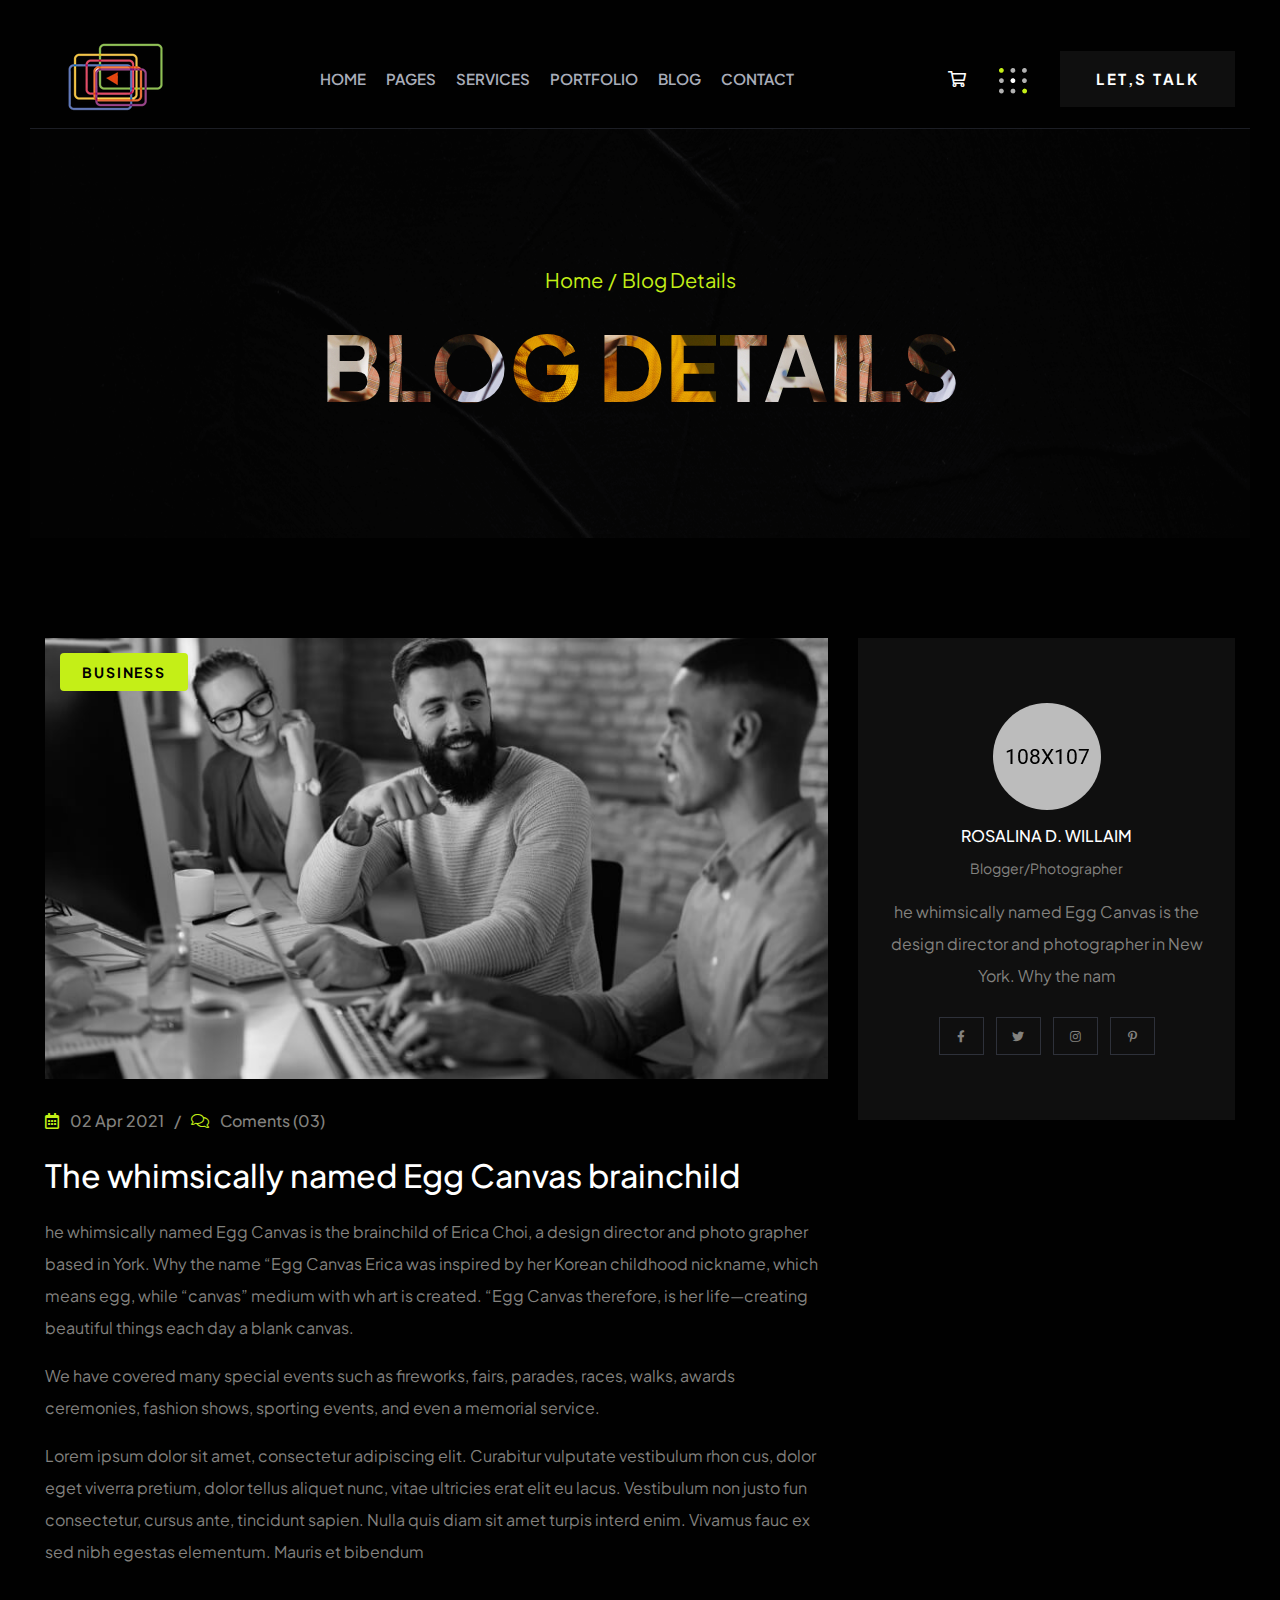
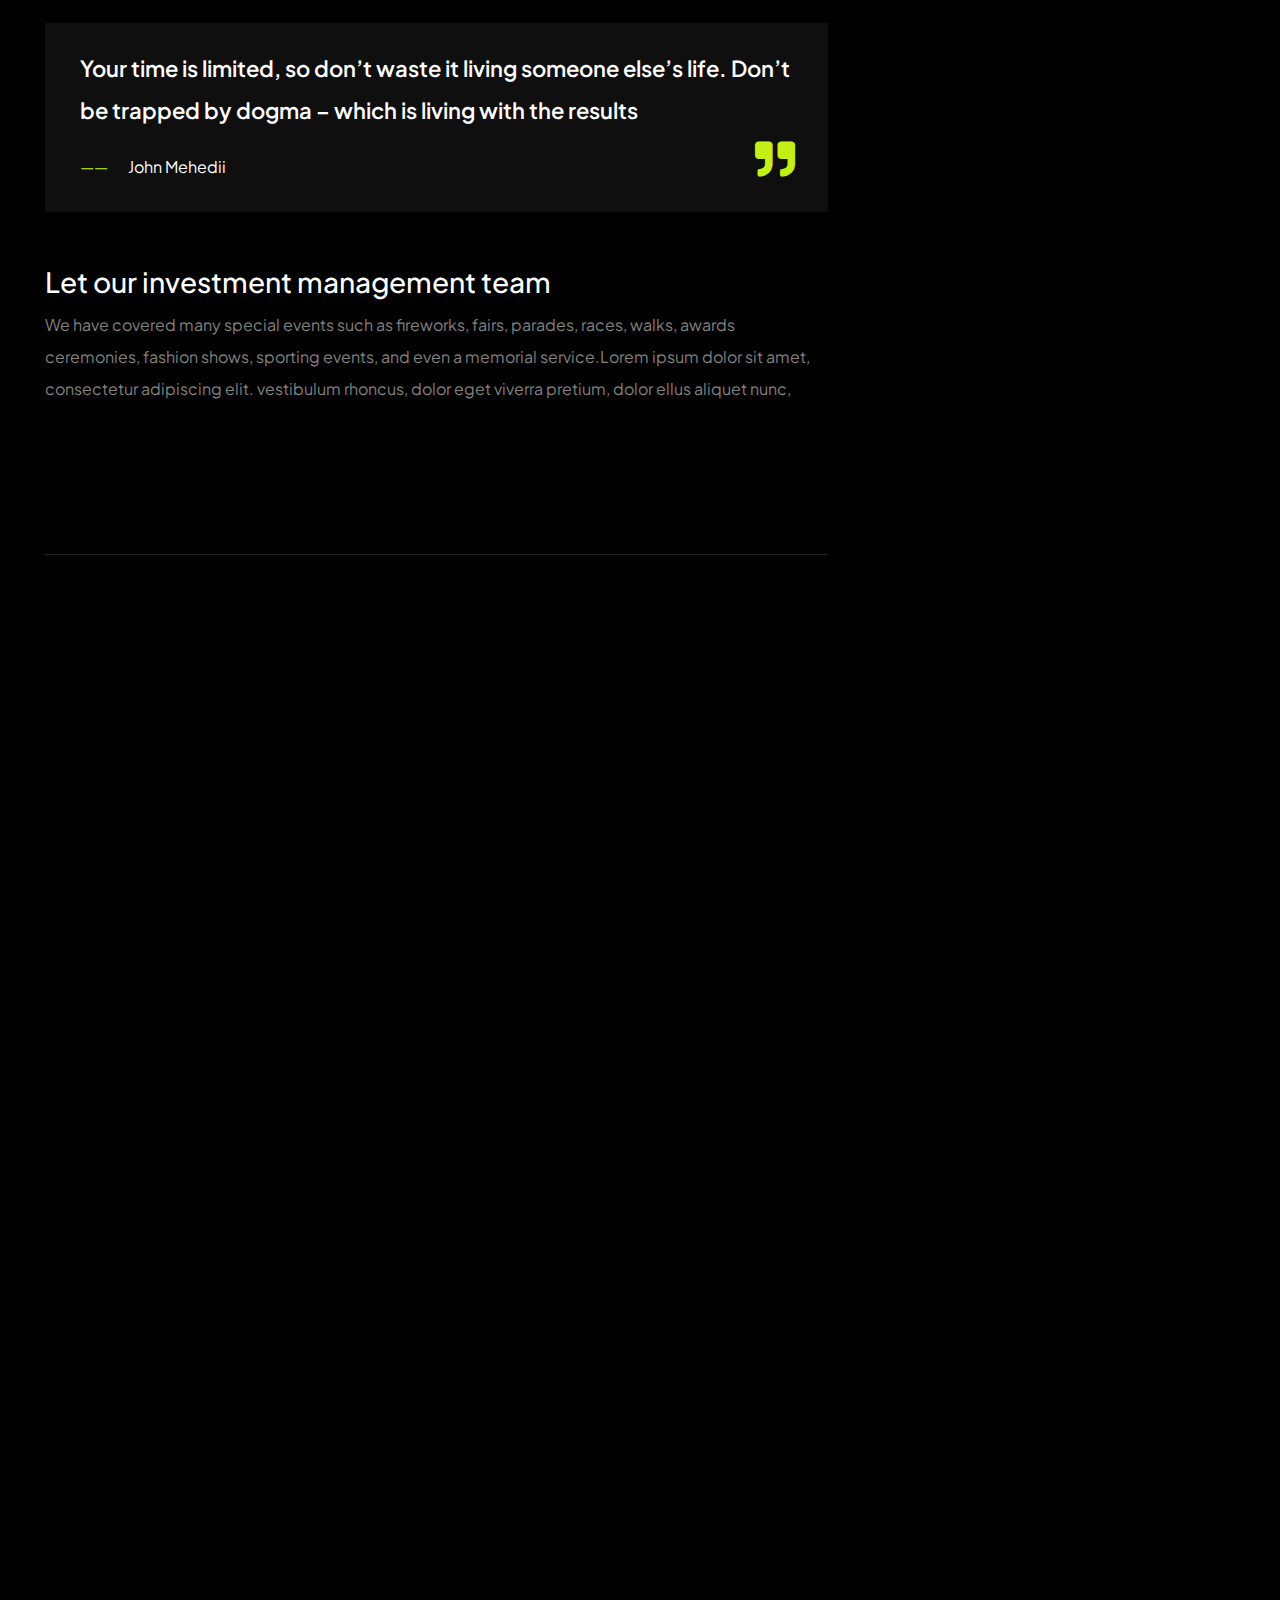
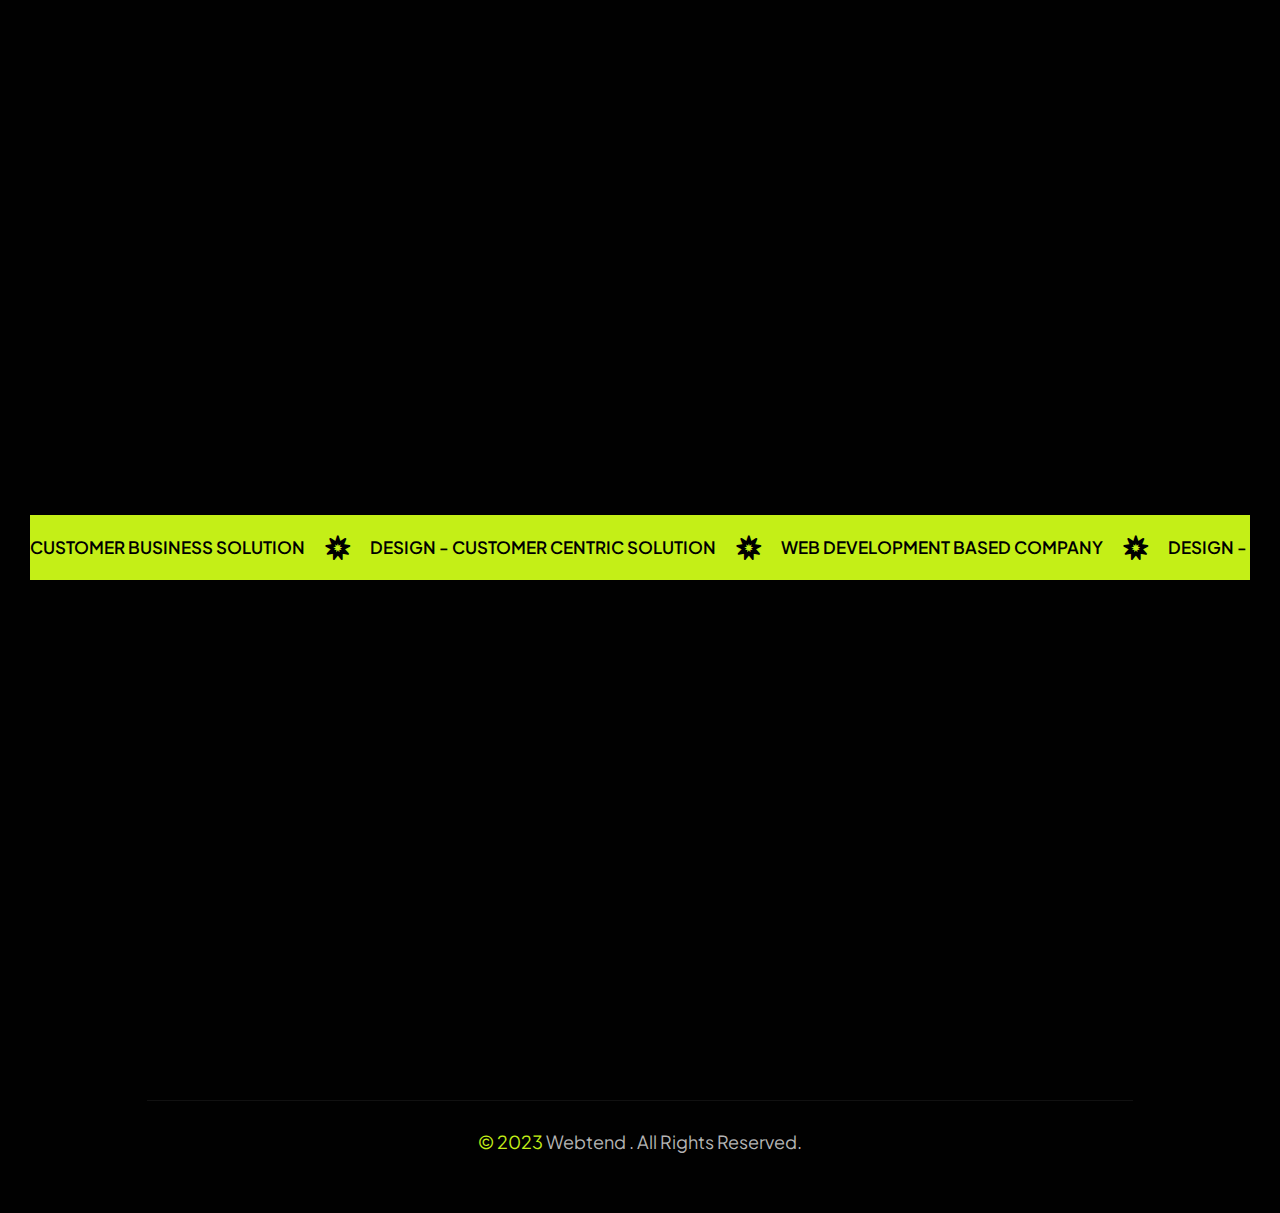
<file: blog-details.html>
<!DOCTYPE html>
<html lang="zxx">
<head>
    <!-- Required meta tags -->
    <meta charset="utf-8">
    <meta name="description" content="">
    <meta http-equiv="X-UA-Compatible" content="IE=edge">
    <meta name="viewport" content="width=device-width, initial-scale=1, shrink-to-fit=no">

    <!-- Title -->
    <title>Agincy - Digital Agency HTML Template || Blog Details</title>
    <!-- Favicon Icon -->
    <link rel="shortcut icon" href="assets/images/logos/favicon.png" type="image/x-icon">
    <!-- Google Fonts -->
    <link href="https://fonts.googleapis.com/css2?family=Playfair+Display:ital,wght@1,400;1,700&family=Plus+Jakarta+Sans:wght@400;500;600;700&display=swap" rel="stylesheet">
    
    <!-- Flaticon -->
    <link rel="stylesheet" href="assets/css/flaticon.min.css">
    <!-- Font Awesome -->
    <link rel="stylesheet" href="assets/css/fontawesome-5.14.0.min.css">
    <!-- Bootstrap -->
    <link rel="stylesheet" href="assets/css/bootstrap.min.css">
    <!-- Magnific Popup -->
    <link rel="stylesheet" href="assets/css/magnific-popup.min.css">
    <!-- Nice Select -->
    <link rel="stylesheet" href="assets/css/nice-select.min.css">
    <!-- Animate -->
    <link rel="stylesheet" href="assets/css/animate.min.css">
    <!-- Slick -->
    <link rel="stylesheet" href="assets/css/slick.min.css">
    <!-- Main Style -->
    <link rel="stylesheet" href="assets/css/style.css">
    
</head>
<body>
    <div class="page-wrapper">

        <!-- Preloader -->
        <div class="preloader"><div class="custom-loader"></div></div>

        <!-- main header -->
        <header class="main-header">
            <!--Header-Upper-->
            <div class="header-upper">
                <div class="container container-1695 clearfix">

                    <div class="header-inner rpy-10 rel d-flex align-items-center">
                        <div class="logo-outer">
                            <div class="logo"><a href="index.html"><img src="assets/images/logos/logo.png" alt="Logo" title="Logo"></a></div>
                        </div>

                        <div class="nav-outer ms-lg-auto clearfix">
                            <!-- Main Menu -->
                            <nav class="main-menu navbar-expand-lg">
                                <div class="navbar-header">
                                   <div class="mobile-logo">
                                       <a href="index.html">
                                            <img src="assets/images/logos/logo.png" alt="Logo" title="Logo">
                                       </a>
                                   </div>
                                   
                                    <!-- Toggle Button -->
                                    <button type="button" class="navbar-toggle" data-bs-toggle="collapse" data-bs-target=".navbar-collapse">
                                        <span class="icon-bar"></span>
                                        <span class="icon-bar"></span>
                                        <span class="icon-bar"></span>
                                    </button>
                                </div>

                                <div class="navbar-collapse collapse clearfix">
                                    <ul class="navigation clearfix">
                                        <li class="dropdown"><a href="#">Home</a>
                                            <ul>
                                                <li><a href="index.html">Home One</a></li>
                                                <li><a href="index2.html">Home Two</a></li>
                                                <li><a href="index3.html">Home Three</a></li>
                                            </ul>
                                        </li>
                                        <li class="dropdown"><a href="#">pages</a>
                                            <ul>
                                                <li><a href="about.html">About Us</a></li>
                                                <li><a href="faqs.html">faqs</a></li>
                                                <li class="dropdown"><a href="#">Products</a>
                                                    <ul>
                                                        <li><a href="shop.html">our Products</a></li>
                                                        <li><a href="portfolio-details.html">Product Details</a></li>
                                                    </ul>
                                                </li>
                                                <li class="dropdown"><a href="#">Team</a>
                                                    <ul>
                                                        <li><a href="team.html">Team Members</a></li>
                                                        <li><a href="team-details.html">Team Details</a></li>
                                                    </ul>
                                                </li>
                                                <li><a href="404.html">404 error</a></li>
                                            </ul>
                                        </li>
                                        <li class="dropdown"><a href="#">Services</a>
                                            <ul>
                                                <li><a href="services.html">Our Services</a></li>
                                                <li><a href="service-details.html">Service Details</a></li>
                                            </ul>
                                        </li>
                                        <li class="dropdown"><a href="#">Portfolio</a>
                                            <ul>
                                                <li><a href="portfolio.html">Portfolio One</a></li>
                                                <li><a href="portfolio2.html">Portfolio Two</a></li>
                                                <li><a href="portfolio3.html">Portfolio Three</a></li>
                                                <li><a href="portfolio-details.html">Portfolio Details</a></li>
                                            </ul>
                                        </li>
                                        <li class="dropdown"><a href="#">blog</a>
                                            <ul>
                                                <li><a href="blog.html">blog v1</a></li>
                                                <li><a href="blog-v2.html">blog v2</a></li>
                                                <li><a href="blog-details.html">blog details</a></li>
                                            </ul>
                                        </li>
                                        <li><a href="contact.html">Contact</a></li>
                                    </ul>
                                </div>

                            </nav>
                            <!-- Main Menu End-->
                        </div>
                        
                        <!-- Menu Button -->
                        <div class="menu-btns ms-lg-auto">
                            <button class="cart"><i class="far fa-shopping-cart"></i></button>
                            
                            <!-- menu sidbar -->
                            <div class="menu-sidebar">
                                <button><img src="assets/images/icons/toggler.png" alt="Toggler"></button>
                            </div>
                            <a href="contact.html" class="theme-btn">let,s talk</a>
                        </div>
                    </div>
                </div>
            </div>
            <!--End Header Upper-->
        </header>
       

        <!--Form Back Drop-->
        <div class="form-back-drop"></div>
        
        <!-- Hidden Sidebar -->
        <section class="hidden-bar">
            <div class="inner-box text-center">
                <div class="cross-icon"><span class="fa fa-times"></span></div>
                <div class="title">
                    <h4>Get Appointment</h4>
                </div>

                <!--Appointment Form-->
                <div class="appointment-form">
                    <form method="post" action="contact.html">
                        <div class="form-group">
                            <input type="text" name="text" value="" placeholder="Name" required>
                        </div>
                        <div class="form-group">
                            <input type="email" name="email" value="" placeholder="Email Address" required>
                        </div>
                        <div class="form-group">
                            <textarea placeholder="Message" rows="5"></textarea>
                        </div>
                        <div class="form-group">
                            <button type="submit" class="theme-btn style-two">Submit now</button>
                        </div>
                    </form>
                </div>

                <!--Social Icons-->
                <div class="social-style-one">
                    <a href="#"><i class="fab fa-twitter"></i></a>
                    <a href="#"><i class="fab fa-facebook-f"></i></a>
                    <a href="#"><i class="fab fa-instagram"></i></a>
                    <a href="#"><i class="fab fa-pinterest-p"></i></a>
                </div>
            </div>
        </section>
        <!--End Hidden Sidebar -->
        
        
        <!-- Page Banner Start -->
        <section class="page-banner-area pt-135 rpt-95 pb-110 rpb-70 rel z-1 bgs-cover text-center" style="background-image: url(assets/images/background/banner-bg.png);">
            <div class="container">
                <div class="banner-inner text-white wow fadeInUp delay-0-2s">
                    <nav aria-label="breadcrumb">
                        <ol class="breadcrumb justify-content-center">
                            <li class="breadcrumb-item"><a href="index.html">Home</a></li>
                            <li class="breadcrumb-item active">blog Details</li>
                        </ol>
                    </nav>
                    <h1 class="page-title" style="background-image: url(assets/images/shapes/heading-text.jpg);">blog Details</h1>
                </div>
            </div>
        </section>
        <!-- Page Banner End -->
        
        
        <!-- Blog Page Two Area start -->
        <div class="blog-page-two pt-100 rpt-70">
            <div class="container">
                <div class="row gap-50">
                    <div class="col-lg-8">
                        <div class="blog-details-content wow fadeInUp delay-0-2s">
                            <div class="image">
                                <a href="#" class="category">Business</a>
                                <img src="assets/images/blog/blog-standard1.jpg" alt="Blog">
                            </div>
                            <div class="content">
                                <ul class="blog-meta">
                                    <li><i class="far fa-calendar-alt"></i> <a href="#">02 Apr 2021</a></li>
                                    <li><i class="fal fa-comments"></i> <a href="#">Coments (03)</a></li>
                                </ul>
                                <h4><a href="blog-details.html">The whimsically named Egg Canvas brainchild </a></h4>
                            </div>
                            <p>he whimsically named Egg Canvas is the brainchild of Erica Choi, a design director and photo grapher based in York. Why the name “Egg Canvas Erica was inspired by her Korean childhood nickname, which means egg, while “canvas” medium with wh art is created. “Egg Canvas therefore, is her life—creating beautiful things each day a blank canvas.</p>
                            <p>We have covered many special events such as fireworks, fairs, parades, races, walks, awards ceremonies, fashion shows, sporting events, and even a memorial service.</p>
                            <p>Lorem ipsum dolor sit amet, consectetur adipiscing elit. Curabitur vulputate vestibulum rhon cus, dolor eget viverra pretium, dolor tellus aliquet nunc, vitae ultricies erat elit eu lacus. Vestibulum non justo fun consectetur, cursus ante, tincidunt sapien. Nulla quis diam sit amet turpis interd enim. Vivamus fauc ex sed nibh egestas elementum. Mauris et bibendum</p>
                            <blockquote>
                                Your time is limited, so don’t waste it living someone else’s life. Don’t be trapped by dogma – which is living with the results
                                <span class="blockquote-footer">John Mehedii</span>
                            </blockquote>
                            <h4>Let our investment management team</h4>
                            <p>We have covered many special events such as fireworks, fairs, parades, races, walks, awards ceremonies, fashion shows, sporting events, and even a memorial service.Lorem ipsum dolor sit amet, consectetur adipiscing elit. vestibulum rhoncus, dolor eget viverra pretium, dolor ellus aliquet nunc,</p>
                        </div>
                        <div class="tag-share py-5 wow fadeInUp delay-0-2s">
                            <div class="item">
                                <b>Tags: </b>
                                <div class="tag-coulds">
                                    <a href="blog.html">Business</a>
                                    <a href="blog.html">Design</a>
                                    <a href="blog.html">apps</a>
                                    <a href="blog.html">data</a>
                                </div>
                            </div>
                            <div class="item">
                                <b>Share: </b>
                                <div class="social-style-one">
                                    <a href="#"><i class="fab fa-facebook-f"></i></a>
                                    <a href="#"><i class="fab fa-twitter"></i></a>
                                    <a href="#"><i class="fab fa-linkedin-in"></i></a>
                                    <a href="#"><i class="fab fa-instagram"></i></a>
                                </div>
                            </div>
                        </div>
                        <hr>
                        
                        <h4 class="comment-title mt-50 wow fadeInUp delay-0-2s">Post Author</h4>
                        <div class="admin-comment mt-35 wow fadeInUp delay-0-2s">
                            <div class="author-thumb">
                                <img src="assets/images/blog/admin-author.png" alt="Author">
                            </div>
                            <div class="content">
                                <h6>Cameron Williamson</h6>
                                <span class="designation">CEO, Business Co</span>
                                <p>“Good Time is very good in what they're doing more than happy to challenge and push you to think about your decisions both from usability design standpoints.”</p>
                            </div>
                        </div>
                        
                        <h4 class="comment-title mt-70 mb-35 wow fadeInUp delay-0-2s">leave a Comment</h4>
                        <div class="contact-content-part style-two comment-form wow fadeInUp delay-0-2s">
                            <form action="#" method="post">
                                <div class="form-group">
                                    <label for="name"><i class="far fa-user"></i></label>
                                    <input type="text" id="name" name="name" class="form-control" value="" placeholder="Your Name*">
                                </div>
                                <div class="form-group">
                                    <label for="email"><i class="far fa-envelope"></i></label>
                                    <input type="email" id="email" name="email" class="form-control" value="" placeholder="Email Address*">
                                </div>
                                <div class="form-group">
                                    <label for="message"><i class="far fa-edit"></i></label>
                                    <textarea name="message" id="message" class="form-control" rows="4" placeholder="Enter Your Messege here" required ></textarea>
                                </div>
                                <div class="condition">
                                    <input id="conditions" type="checkbox">
                                    <label for="conditions">I agree that my submitted data is being collected and stored.*</label>
                                </div>
                                <button type="submit" class="theme-btn style-two"><i class="fal fa-paper-plane"></i> Get In Touch</button>
                            </form>
                        </div>
                    </div>
                    <div class="col-lg-4 col-md-7 col-sm-9">
                        <div class="main-sidebar rmt-65">
                            <div class="widget widget-author wow fadeInUp delay-0-4s">
                                <img src="assets/images/widgets/author.jpg" alt="Author">
                                <h6>Rosalina D. Willaim</h6>
                                <span class="designation">Blogger/Photographer</span>
                                <p>he whimsically named Egg Canvas is the design director and photographer in New York. Why the nam</p>
                                <div class="social-style-one">
                                    <a href="#"><i class="fab fa-facebook-f"></i></a>
                                    <a href="#"><i class="fab fa-twitter"></i></a>
                                    <a href="#"><i class="fab fa-instagram"></i></a>
                                    <a href="#"><i class="fab fa-pinterest-p"></i></a>
                                </div>
                            </div>
                            <div class="widget widget-search wow fadeInUp delay-0-2s">
                                <h5 class="widget-title">search here</h5>
                                <form action="#" class="default-search-form">
                                    <input type="text" placeholder="search here..." required>
                                    <button type="submit" class="searchbutton far fa-search"></button>
                                </form>
                            </div>
                            <div class="widget widget-recent-news wow fadeInUp delay-0-2s">
                                <h5 class="widget-title">Recent Blog</h5>
                                <ul>
                                    <li>
                                        <div class="image">
                                            <img src="assets/images/widgets/blog1.jpg" alt="Blog">
                                        </div>
                                        <div class="content">
                                            <a class="date" href="#"><i class="far fa-calendar-alt"></i> Jun 23,2023</a>
                                            <h6><a href="blog-details.html">Budget Issues Force The Our To Become</a></h6>
                                        </div>
                                    </li>
                                    <li>
                                        <div class="image">
                                            <img src="assets/images/widgets/blog2.jpg" alt="Blog">
                                        </div>
                                        <div class="content">
                                            <a class="date" href="#"><i class="far fa-calendar-alt"></i> Jun 23,2023</a>
                                            <h6><a href="blog-details.html">The Best Products That Shape Fashion</a></h6>
                                        </div>
                                    </li>
                                    <li>
                                        <div class="image">
                                            <img src="assets/images/widgets/blog3.jpg" alt="Blog">
                                        </div>
                                        <div class="content">
                                            <a class="date" href="#"><i class="far fa-calendar-alt"></i> Jun 23,2023</a>
                                            <h6><a href="blog-details.html">Budget Issues Force The Our To Become</a></h6>
                                        </div>
                                    </li>
                                </ul>
                            </div>
                            <div class="widget widget-category wow fadeInUp delay-0-4s">
                                <h5 class="widget-title">Catagories</h5>
                                <ul>
                                    <li><a href="blog.html">Graphic Design <span>03</span></a></li>
                                    <li><a href="blog.html">Web Development <span>03</span></a></li>
                                    <li><a href="blog.html">Digital Marketing <span>03</span></a></li>
                                    <li><a href="blog.html">UI/UX Development <span>03</span></a></li>
                                </ul>
                            </div>
                            <div class="widget widget-tag-cloud wow fadeInUp delay-0-2s">
                                <h5 class="widget-title">Popular Tags</h5>
                                <div class="tag-coulds">
                                    <a href="blog.html">Design</a>
                                    <a href="blog.html">marketing</a>
                                    <a href="blog.html">search</a>
                                    <a href="blog.html">branding</a>
                                    <a href="blog.html">startup</a>
                                    <a href="blog.html">tech</a>
                                    <a href="blog.html">landing</a>
                                    <a href="blog.html">coding</a>
                                </div>
                            </div>
                        </div>
                    </div>
                </div>
            </div>
        </div>
        <!-- Blog Page Two Area end -->
        
          
        <!-- Lets Talk Area start -->
        <div class="lets-talk-area text-center pt-120 rpt-90 pb-75 rpb-100">
            <div class="container">
                <a href="contact.html" class="lets-talk-text wow zoomIn delay-0-2s">Let’s Talk <i class="fal fa-arrow-right"></i></a>
            </div>
        </div>
        <!-- Lets Talk Area end -->
           

        <!-- Headline area start -->
        <div class="headline-area bgc-primary py-20">
            <div class="headline-wrap style-two color-black">
                <span class="marquee-wrap">
                   <span class="marquee-inner left">
                        <span class="marquee-item"><b>customer business solution</b><i class="fas fa-bahai"></i></span>
                        <span class="marquee-item"><b><span>design</span> - customer centric solution</b><i class="fas fa-bahai"></i></span>
                        <span class="marquee-item"><b>web development based company</b><i class="fas fa-bahai"></i></span>
                        <span class="marquee-item"><b><span>design</span> - customer centric solution</b><i class="fas fa-bahai"></i></span>
                        <span class="marquee-item"><b>marketing based devlopment</b><i class="fas fa-bahai"></i></span>
                   </span>
                   <span class="marquee-inner left">
                        <span class="marquee-item"><b>customer business solution</b><i class="fas fa-bahai"></i></span>
                        <span class="marquee-item"><b><span>design</span> - customer centric solution</b><i class="fas fa-bahai"></i></span>
                        <span class="marquee-item"><b>web development based company</b><i class="fas fa-bahai"></i></span>
                        <span class="marquee-item"><b><span>design</span> - customer centric solution</b><i class="fas fa-bahai"></i></span>
                        <span class="marquee-item"><b>marketing based devlopment</b><i class="fas fa-bahai"></i></span>
                   </span>
                   <span class="marquee-inner left">
                        <span class="marquee-item"><b>customer business solution</b><i class="fas fa-bahai"></i></span>
                        <span class="marquee-item"><b><span>design</span> - customer centric solution</b><i class="fas fa-bahai"></i></span>
                        <span class="marquee-item"><b>web development based company</b><i class="fas fa-bahai"></i></span>
                        <span class="marquee-item"><b><span>design</span> - customer centric solution</b><i class="fas fa-bahai"></i></span>
                        <span class="marquee-item"><b>marketing based devlopment</b><i class="fas fa-bahai"></i></span>
                   </span>
                </span>
             </div>
        </div>
        <!-- Headline Area end -->
           

        <!-- footer area start -->
        <footer class="main-footer pt-130 rpt-100 footer-two rel z-1">
            <div class="container">
                <div class="row justify-content-between">
                    <div class="col-xl-3 col-lg-5 col-sm-8">
                        <div class="footer-widget widget-about wow fadeInUp delay-0-2s">
                            <div class="footer-logo mb-15">
                                <a href="index.html"><img src="assets/images/logos/logo.png" alt="Logo"></a>
                            </div>
                            <p>The world’s first and largest digital market for crypto collectibles and non-fungible</p>
                            <ul class="list-style-one">
                               <li><i class="fas fa-envelope-open"></i> <a href="mailto:Info@webmail.com">Info@webmail.com</a></li>
                               <li><i class="fas fa-phone"></i> <a href="callto:6845550102490">684 555-0102 490</a></li>
                                <li><i class="fas fa-map-marked-alt"></i> 6391 Elgin St. Celina, NYC 10299</li>
                           </ul>
                        </div>
                    </div>
                    <div class="col-xl-2 col-lg-3 col-sm-4">
                        <div class="footer-widget widget-links wow fadeInUp delay-0-3s">
                            <h5 class="footer-title">Services Req</h5>
                            <ul>
                                <li><a href="about.html">About Us</a></li>
                                <li><a href="faqs.html">Faq</a></li>
                                <li><a href="team.html">Our Team</a></li>
                                <li><a href="blog-v2.html">Blog Insights</a></li>
                                <li><a href="contact.html">Contact</a></li>
                            </ul>
                        </div>
                    </div>
                    <div class="col-xl-3 col-lg-4 col-sm-6">
                        <div class="footer-widget widget-gallery wow fadeInUp delay-0-4s">
                            <h5 class="footer-title">Gallery</h5>
                            <div class="gallery">
                                <a href="assets/images/footer/gallery1.jpg">
                                    <img src="assets/images/footer/gallery1.jpg" alt="Gallery">
                                </a>
                                <a href="assets/images/footer/gallery2.jpg">
                                    <img src="assets/images/footer/gallery2.jpg" alt="Gallery">
                                </a>
                                <a href="assets/images/footer/gallery3.jpg">
                                    <img src="assets/images/footer/gallery3.jpg" alt="Gallery">
                                </a>
                                <a href="assets/images/footer/gallery4.jpg">
                                    <img src="assets/images/footer/gallery4.jpg" alt="Gallery">
                                </a>
                                <a href="assets/images/footer/gallery5.jpg">
                                    <img src="assets/images/footer/gallery5.jpg" alt="Gallery">
                                </a>
                                <a href="assets/images/footer/gallery6.jpg">
                                    <img src="assets/images/footer/gallery6.jpg" alt="Gallery">
                                </a>
                            </div>
                        </div>
                    </div>
                    <div class="col-xl-3 col-lg-5 col-sm-6">
                        <div class="footer-widget widget-newsletter wow fadeInUp delay-0-5s">
                            <h5 class="footer-title">newsletter</h5>
                            <form action="#">
                                <div class="newsletter-form mb-20">
                                    <input type="email" placeholder="Enter Email Adress" required>
                                    <button type="submit"><i class="far fa-chevron-double-right"></i></button>
                                </div>
                                <label class="condition" for="condition"><input id="condition" type="checkbox" required> I agree to all your terms and policies</label>
                            </form>
                            <div class="social mt-10">
                                <a href="#"><i class="fab fa-facebook-f"></i></a>
                                <a href="#"><i class="fab fa-twitter"></i></a>
                                <a href="#"><i class="fab fa-instagram"></i></a>
                                <a href="#"><i class="fab fa-pinterest-p"></i></a>
                            </div>
                        </div>
                    </div>
                </div>
            </div>
            <div class="container">
                <div class="row justify-content-center">
                    <div class="col-lg-10">
                        <div class="copyright-text text-center mt-40 rmt-20 py-25">
                            <span>© 2023</span> <a href="index.html">Webtend</a> . All Rights Reserved.
                        </div>
                    </div>
                </div>
            </div>
        </footer>
        <!-- footer area end -->
        
        
        <!-- Scroll Top Button -->
        <button class="scroll-top scroll-to-target" data-target="html"><span class="far fa-angle-double-up"></span></button>

    </div>
    <!--End pagewrapper-->
   
    
    <!-- Jquery -->
    <script src="assets/js/jquery-3.6.0.min.js"></script>
    <!-- Bootstrap -->
    <script src="assets/js/bootstrap.min.js"></script>
    <!-- Appear Js -->
    <script src="assets/js/appear.min.js"></script>
    <!-- Slick -->
    <script src="assets/js/slick.min.js"></script>
    <!-- Magnific Popup -->
    <script src="assets/js/jquery.magnific-popup.min.js"></script>
    <!-- Nice Select -->
    <script src="assets/js/jquery.nice-select.min.js"></script>
    <!-- Image Loader -->
    <script src="assets/js/imagesloaded.pkgd.min.js"></script>
    <!-- Circle Progress -->
    <script src="assets/js/circle-progress.min.js"></script>
    <!-- Skillbar -->
    <script src="assets/js/skill.bars.jquery.min.js"></script>
    <!-- Isotope -->
    <script src="assets/js/isotope.pkgd.min.js"></script>
    <!--  WOW Animation -->
    <script src="assets/js/wow.min.js"></script>
    <!-- Custom script -->
    <script src="assets/js/script.js"></script>

</body>
</html>
</file>
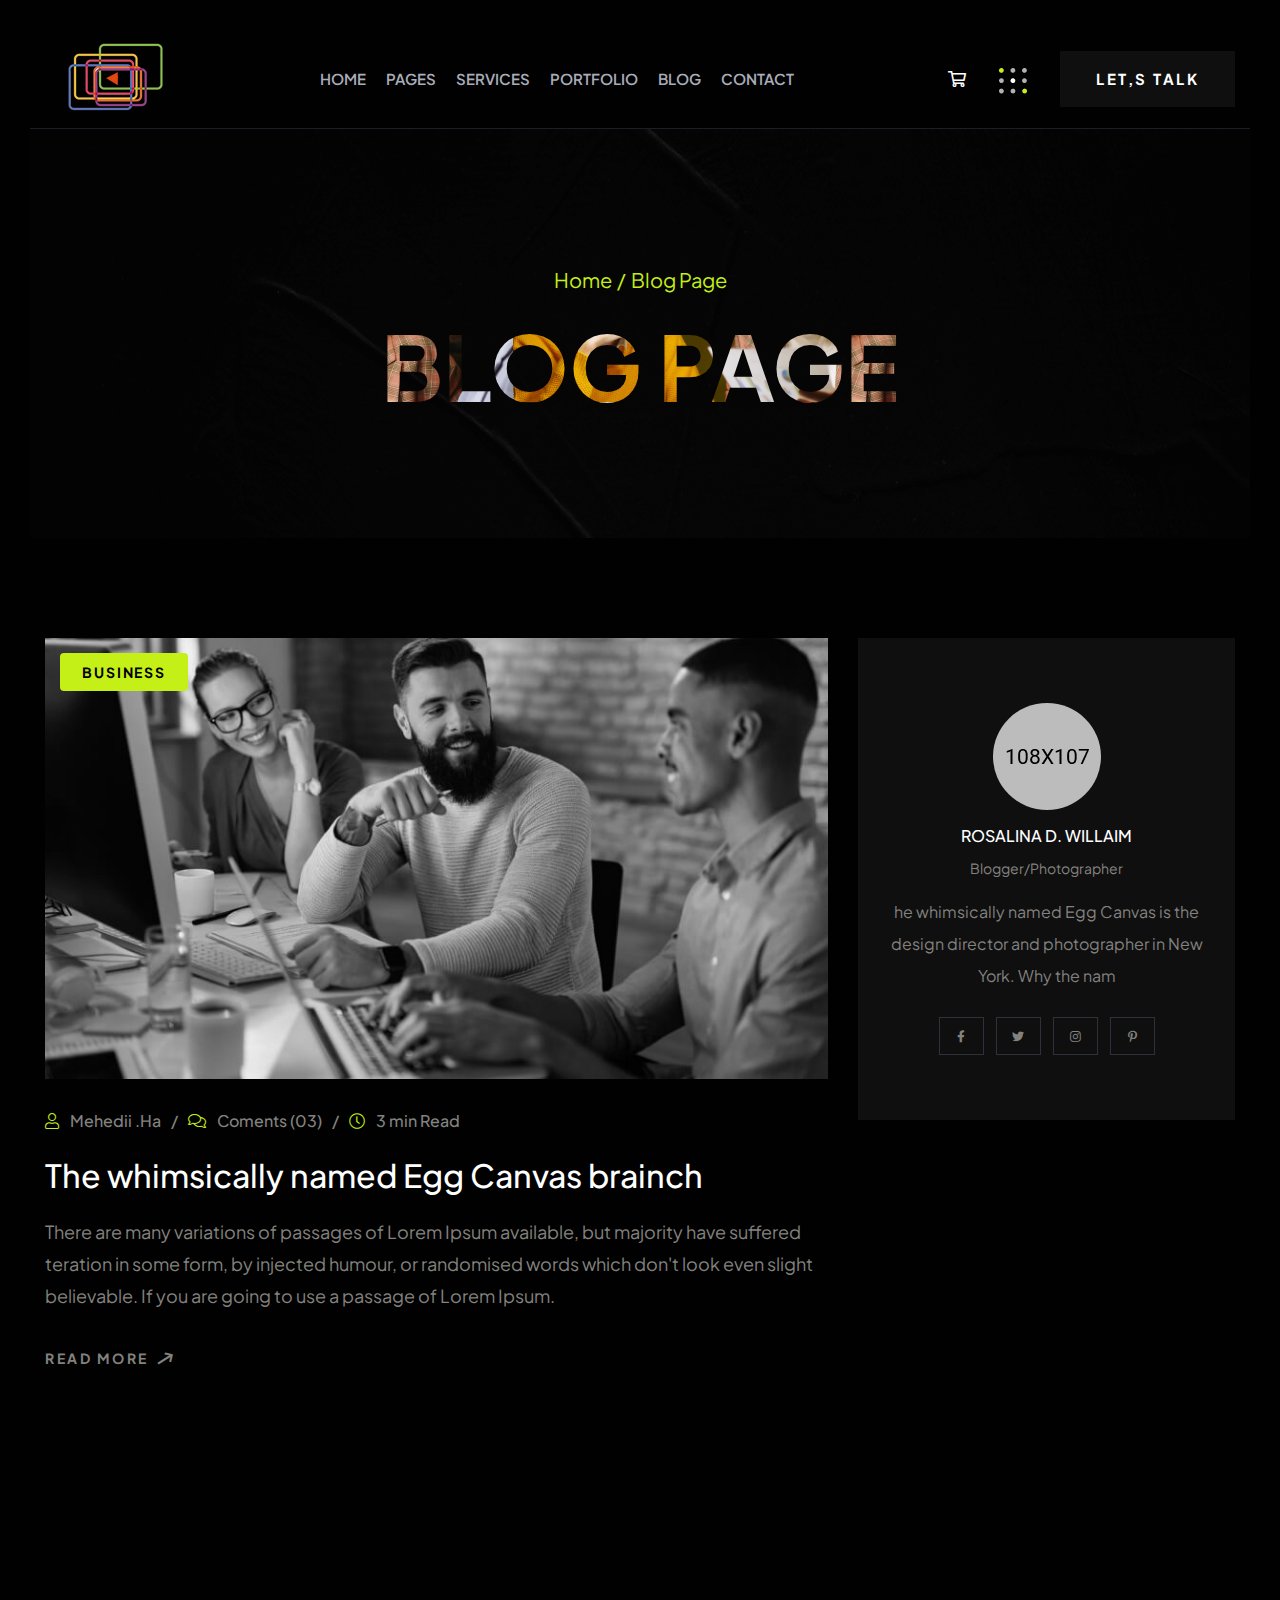
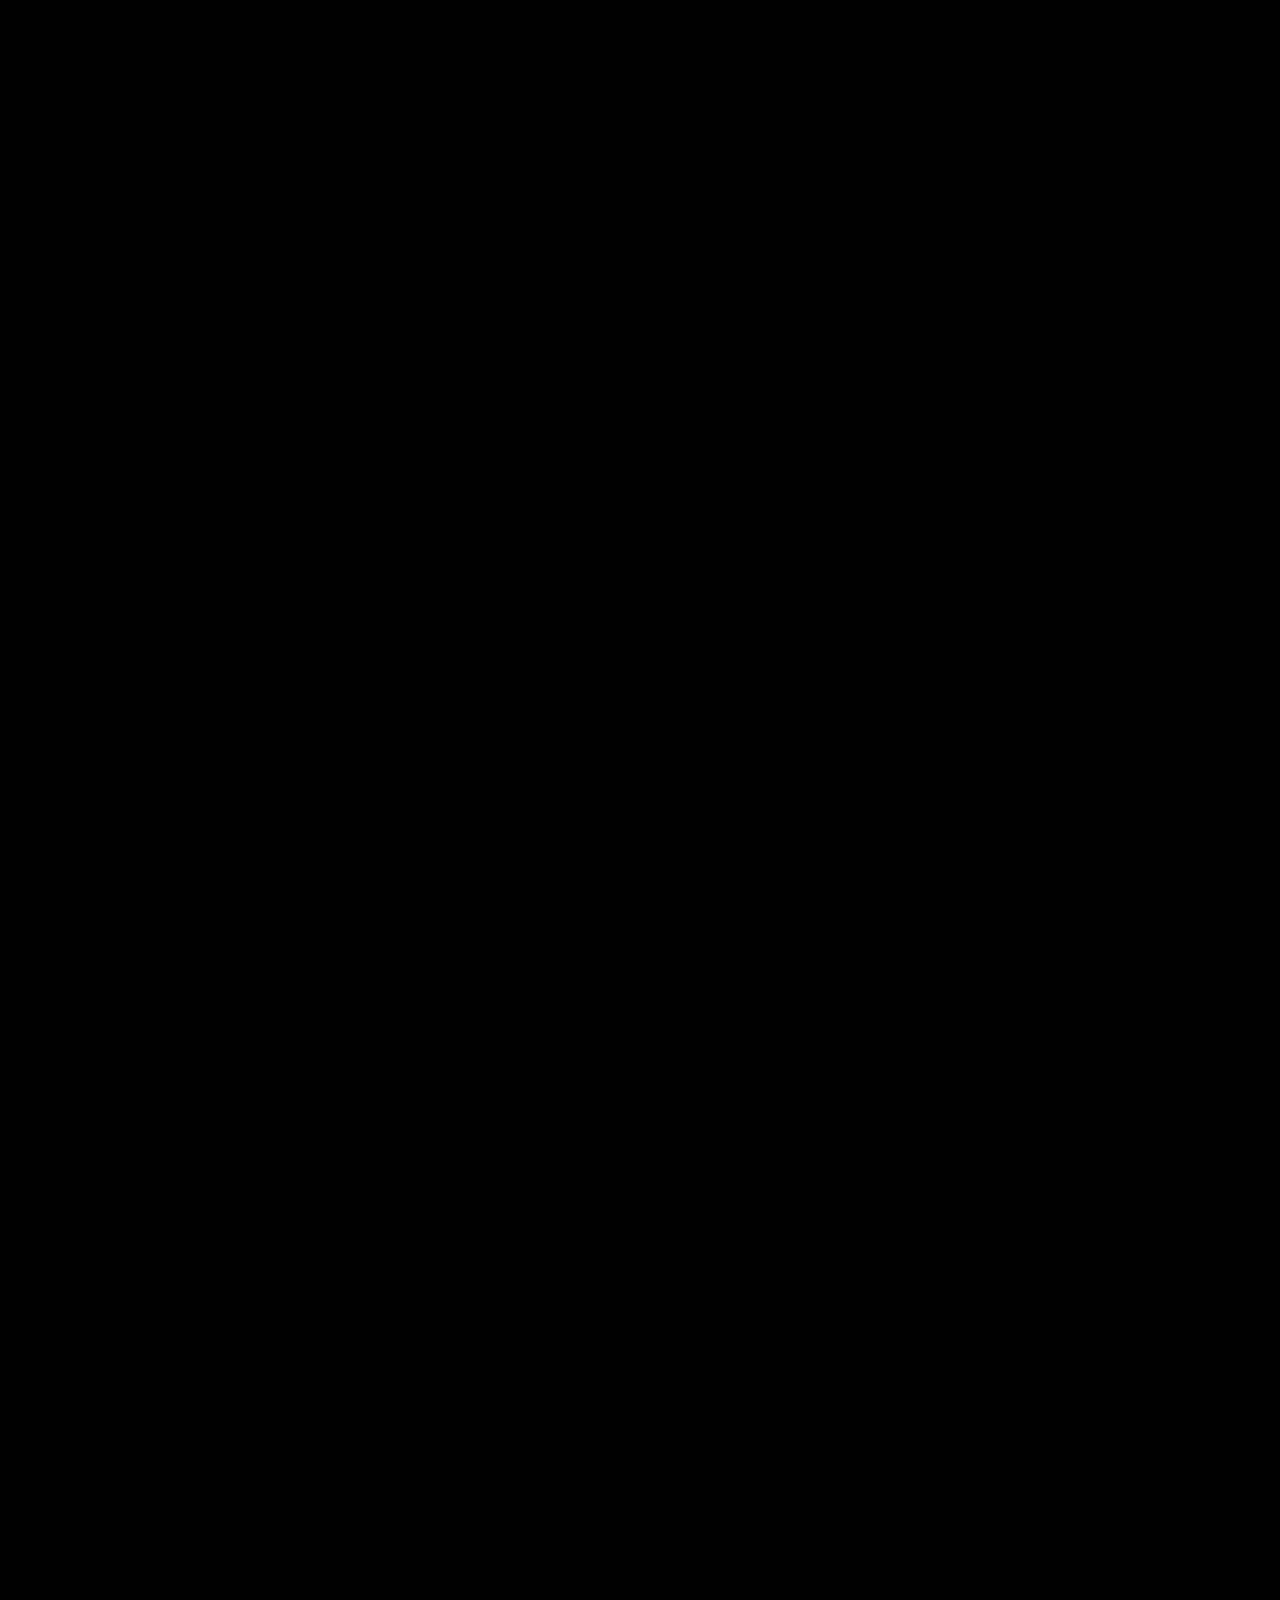
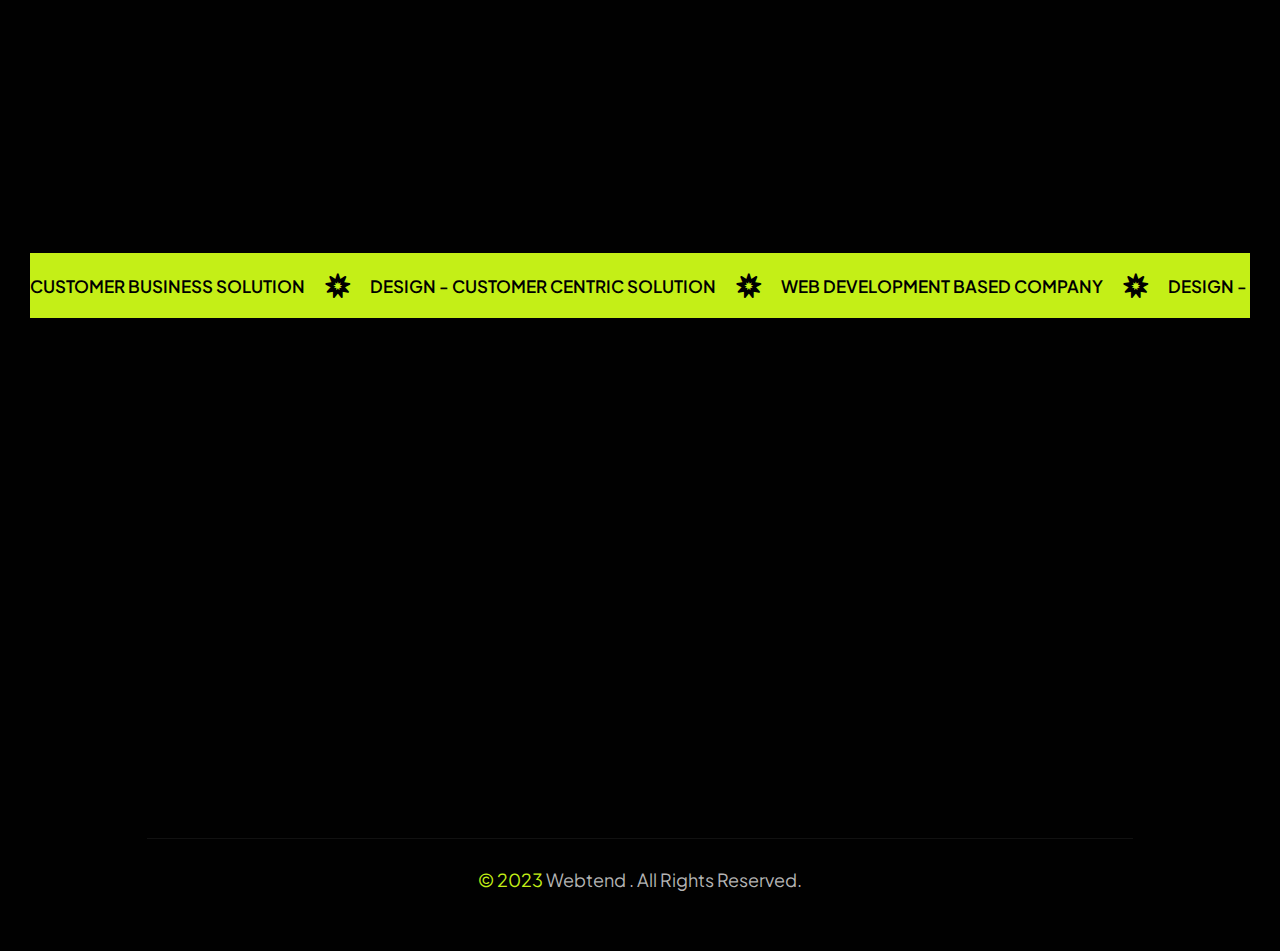
<file: blog-v2.html>
<!DOCTYPE html>
<html lang="zxx">
<head>
    <!-- Required meta tags -->
    <meta charset="utf-8">
    <meta name="description" content="">
    <meta http-equiv="X-UA-Compatible" content="IE=edge">
    <meta name="viewport" content="width=device-width, initial-scale=1, shrink-to-fit=no">

    <!-- Title -->
    <title>Agincy - Digital Agency HTML Template || Blog v2</title>
    <!-- Favicon Icon -->
    <link rel="shortcut icon" href="assets/images/logos/favicon.png" type="image/x-icon">
    <!-- Google Fonts -->
    <link href="https://fonts.googleapis.com/css2?family=Playfair+Display:ital,wght@1,400;1,700&family=Plus+Jakarta+Sans:wght@400;500;600;700&display=swap" rel="stylesheet">
    
    <!-- Flaticon -->
    <link rel="stylesheet" href="assets/css/flaticon.min.css">
    <!-- Font Awesome -->
    <link rel="stylesheet" href="assets/css/fontawesome-5.14.0.min.css">
    <!-- Bootstrap -->
    <link rel="stylesheet" href="assets/css/bootstrap.min.css">
    <!-- Magnific Popup -->
    <link rel="stylesheet" href="assets/css/magnific-popup.min.css">
    <!-- Nice Select -->
    <link rel="stylesheet" href="assets/css/nice-select.min.css">
    <!-- Animate -->
    <link rel="stylesheet" href="assets/css/animate.min.css">
    <!-- Slick -->
    <link rel="stylesheet" href="assets/css/slick.min.css">
    <!-- Main Style -->
    <link rel="stylesheet" href="assets/css/style.css">
    
</head>
<body>
    <div class="page-wrapper">

        <!-- Preloader -->
        <div class="preloader"><div class="custom-loader"></div></div>

        <!-- main header -->
        <header class="main-header">
            <!--Header-Upper-->
            <div class="header-upper">
                <div class="container container-1695 clearfix">

                    <div class="header-inner rpy-10 rel d-flex align-items-center">
                        <div class="logo-outer">
                            <div class="logo"><a href="index.html"><img src="assets/images/logos/logo.png" alt="Logo" title="Logo"></a></div>
                        </div>

                        <div class="nav-outer ms-lg-auto clearfix">
                            <!-- Main Menu -->
                            <nav class="main-menu navbar-expand-lg">
                                <div class="navbar-header">
                                   <div class="mobile-logo">
                                       <a href="index.html">
                                            <img src="assets/images/logos/logo.png" alt="Logo" title="Logo">
                                       </a>
                                   </div>
                                   
                                    <!-- Toggle Button -->
                                    <button type="button" class="navbar-toggle" data-bs-toggle="collapse" data-bs-target=".navbar-collapse">
                                        <span class="icon-bar"></span>
                                        <span class="icon-bar"></span>
                                        <span class="icon-bar"></span>
                                    </button>
                                </div>

                                <div class="navbar-collapse collapse clearfix">
                                    <ul class="navigation clearfix">
                                        <li class="dropdown"><a href="#">Home</a>
                                            <ul>
                                                <li><a href="index.html">Home One</a></li>
                                                <li><a href="index2.html">Home Two</a></li>
                                                <li><a href="index3.html">Home Three</a></li>
                                            </ul>
                                        </li>
                                        <li class="dropdown"><a href="#">pages</a>
                                            <ul>
                                                <li><a href="about.html">About Us</a></li>
                                                <li><a href="faqs.html">faqs</a></li>
                                                <li class="dropdown"><a href="#">Products</a>
                                                    <ul>
                                                        <li><a href="shop.html">our Products</a></li>
                                                        <li><a href="portfolio-details.html">Product Details</a></li>
                                                    </ul>
                                                </li>
                                                <li class="dropdown"><a href="#">Team</a>
                                                    <ul>
                                                        <li><a href="team.html">Team Members</a></li>
                                                        <li><a href="team-details.html">Team Details</a></li>
                                                    </ul>
                                                </li>
                                                <li><a href="404.html">404 error</a></li>
                                            </ul>
                                        </li>
                                        <li class="dropdown"><a href="#">Services</a>
                                            <ul>
                                                <li><a href="services.html">Our Services</a></li>
                                                <li><a href="service-details.html">Service Details</a></li>
                                            </ul>
                                        </li>
                                        <li class="dropdown"><a href="#">Portfolio</a>
                                            <ul>
                                                <li><a href="portfolio.html">Portfolio One</a></li>
                                                <li><a href="portfolio2.html">Portfolio Two</a></li>
                                                <li><a href="portfolio3.html">Portfolio Three</a></li>
                                                <li><a href="portfolio-details.html">Portfolio Details</a></li>
                                            </ul>
                                        </li>
                                        <li class="dropdown"><a href="#">blog</a>
                                            <ul>
                                                <li><a href="blog.html">blog v1</a></li>
                                                <li><a href="blog-v2.html">blog v2</a></li>
                                                <li><a href="blog-details.html">blog details</a></li>
                                            </ul>
                                        </li>
                                        <li><a href="contact.html">Contact</a></li>
                                    </ul>
                                </div>

                            </nav>
                            <!-- Main Menu End-->
                        </div>
                        
                        <!-- Menu Button -->
                        <div class="menu-btns ms-lg-auto">
                            <button class="cart"><i class="far fa-shopping-cart"></i></button>
                            
                            <!-- menu sidbar -->
                            <div class="menu-sidebar">
                                <button><img src="assets/images/icons/toggler.png" alt="Toggler"></button>
                            </div>
                            <a href="contact.html" class="theme-btn">let,s talk</a>
                        </div>
                    </div>
                </div>
            </div>
            <!--End Header Upper-->
        </header>
       

        <!--Form Back Drop-->
        <div class="form-back-drop"></div>
        
        <!-- Hidden Sidebar -->
        <section class="hidden-bar">
            <div class="inner-box text-center">
                <div class="cross-icon"><span class="fa fa-times"></span></div>
                <div class="title">
                    <h4>Get Appointment</h4>
                </div>

                <!--Appointment Form-->
                <div class="appointment-form">
                    <form method="post" action="contact.html">
                        <div class="form-group">
                            <input type="text" name="text" value="" placeholder="Name" required>
                        </div>
                        <div class="form-group">
                            <input type="email" name="email" value="" placeholder="Email Address" required>
                        </div>
                        <div class="form-group">
                            <textarea placeholder="Message" rows="5"></textarea>
                        </div>
                        <div class="form-group">
                            <button type="submit" class="theme-btn style-two">Submit now</button>
                        </div>
                    </form>
                </div>

                <!--Social Icons-->
                <div class="social-style-one">
                    <a href="#"><i class="fab fa-twitter"></i></a>
                    <a href="#"><i class="fab fa-facebook-f"></i></a>
                    <a href="#"><i class="fab fa-instagram"></i></a>
                    <a href="#"><i class="fab fa-pinterest-p"></i></a>
                </div>
            </div>
        </section>
        <!--End Hidden Sidebar -->
        
        
        <!-- Page Banner Start -->
        <section class="page-banner-area pt-135 rpt-95 pb-110 rpb-70 rel z-1 bgs-cover text-center" style="background-image: url(assets/images/background/banner-bg.png);">
            <div class="container">
                <div class="banner-inner text-white wow fadeInUp delay-0-2s">
                    <nav aria-label="breadcrumb">
                        <ol class="breadcrumb justify-content-center">
                            <li class="breadcrumb-item"><a href="index.html">Home</a></li>
                            <li class="breadcrumb-item active">blog page</li>
                        </ol>
                    </nav>
                    <h1 class="page-title" style="background-image: url(assets/images/shapes/heading-text.jpg);">blog page</h1>
                </div>
            </div>
        </section>
        <!-- Page Banner End -->
        
        
        <!-- Blog Page Two Area start -->
        <div class="blog-page-two pt-100 rpt-70">
            <div class="container">
                <div class="row gap-50">
                    <div class="col-lg-8">
                        <div class="blog-standard-item wow fadeInUp delay-0-2s">
                            <div class="image">
                                <a href="#" class="category">Business</a>
                                <img src="assets/images/blog/blog-standard1.jpg" alt="Blog">
                            </div>
                            <div class="content">
                                <ul class="blog-meta">
                                    <li><i class="fal fa-user"></i> <a href="#">Mehedii .Ha</a></li>
                                    <li><i class="fal fa-comments"></i> <a href="#">Coments (03)</a></li>
                                    <li><i class="fal fa-clock"></i> <a href="#">3 min Read</a></li>
                                </ul>
                                <h4><a href="blog-details.html">The whimsically named Egg Canvas brainch </a></h4>
                                <p>There are many variations of passages of Lorem Ipsum available, but majority have suffered teration in some form, by injected humour, or randomised words which don't look even slight believable. If you are going to use a passage of Lorem Ipsum.</p>
                                <a href="blog-details.html" class="read-more">Read More <i class="far fa-long-arrow-right"></i></a>
                            </div>
                        </div>
                        <div class="blog-standard-item wow fadeInUp delay-0-2s">
                            <div class="image">
                                <a href="#" class="category">Business</a>
                                <img src="assets/images/blog/blog-standard2.jpg" alt="Blog">
                            </div>
                            <div class="content">
                                <ul class="blog-meta">
                                    <li><i class="fal fa-user"></i> <a href="#">Mehedii .Ha</a></li>
                                    <li><i class="fal fa-comments"></i> <a href="#">Coments (03)</a></li>
                                    <li><i class="fal fa-clock"></i> <a href="#">3 min Read</a></li>
                                </ul>
                                <h4><a href="blog-details.html">The whimsically named Egg Canvas brainch </a></h4>
                                <p>There are many variations of passages of Lorem Ipsum available, but majority have suffered teration in some form, by injected humour, or randomised words which don't look even slight believable. If you are going to use a passage of Lorem Ipsum.</p>
                                <a href="blog-details.html" class="read-more">Read More <i class="far fa-long-arrow-right"></i></a>
                            </div>
                        </div>
                        <div class="blog-standard-item wow fadeInUp delay-0-2s">
                            <div class="image">
                                <a href="#" class="category">Business</a>
                                <img src="assets/images/blog/blog-standard3.jpg" alt="Blog">
                            </div>
                            <div class="content">
                                <ul class="blog-meta">
                                    <li><i class="fal fa-user"></i> <a href="#">Mehedii .Ha</a></li>
                                    <li><i class="fal fa-comments"></i> <a href="#">Coments (03)</a></li>
                                    <li><i class="fal fa-clock"></i> <a href="#">3 min Read</a></li>
                                </ul>
                                <h4><a href="blog-details.html">The whimsically named Egg Canvas brainch </a></h4>
                                <p>There are many variations of passages of Lorem Ipsum available, but majority have suffered teration in some form, by injected humour, or randomised words which don't look even slight believable. If you are going to use a passage of Lorem Ipsum.</p>
                                <a href="blog-details.html" class="read-more">Read More <i class="far fa-long-arrow-right"></i></a>
                            </div>
                        </div>
                        
                         <ul class="pagination flex-wrap justify-content-center wow fadeInUp delay-0-2s">
                            <li class="page-item disabled">
                                <span class="page-link"><i class="far fa-long-arrow-left"></i></span>
                            </li>
                            <li class="page-item active">
                                <span class="page-link">
                                    1
                                    <span class="sr-only">(current)</span>
                                </span>
                            </li>
                            <li class="page-item"><a class="page-link" href="#">2</a></li>
                            <li class="page-item"><a class="page-link" href="#">3</a></li>
                            <li class="page-item">
                                <a class="page-link" href="#"><i class="far fa-long-arrow-right"></i></a>
                            </li>
                        </ul>
                    </div>
                    <div class="col-lg-4 col-md-7 col-sm-9">
                        <div class="main-sidebar rmt-65">
                            <div class="widget widget-author wow fadeInUp delay-0-4s">
                                <img src="assets/images/widgets/author.jpg" alt="Author">
                                <h6>Rosalina D. Willaim</h6>
                                <span class="designation">Blogger/Photographer</span>
                                <p>he whimsically named Egg Canvas is the design director and photographer in New York. Why the nam</p>
                                <div class="social-style-one">
                                    <a href="#"><i class="fab fa-facebook-f"></i></a>
                                    <a href="#"><i class="fab fa-twitter"></i></a>
                                    <a href="#"><i class="fab fa-instagram"></i></a>
                                    <a href="#"><i class="fab fa-pinterest-p"></i></a>
                                </div>
                            </div>
                            <div class="widget widget-search wow fadeInUp delay-0-2s">
                                <h5 class="widget-title">search here</h5>
                                <form action="#" class="default-search-form">
                                    <input type="text" placeholder="search here..." required>
                                    <button type="submit" class="searchbutton far fa-search"></button>
                                </form>
                            </div>
                            <div class="widget widget-recent-news wow fadeInUp delay-0-2s">
                                <h5 class="widget-title">Recent Blog</h5>
                                <ul>
                                    <li>
                                        <div class="image">
                                            <img src="assets/images/widgets/blog1.jpg" alt="Blog">
                                        </div>
                                        <div class="content">
                                            <a class="date" href="#"><i class="far fa-calendar-alt"></i> Jun 23,2023</a>
                                            <h6><a href="blog-details.html">Budget Issues Force The Our To Become</a></h6>
                                        </div>
                                    </li>
                                    <li>
                                        <div class="image">
                                            <img src="assets/images/widgets/blog2.jpg" alt="Blog">
                                        </div>
                                        <div class="content">
                                            <a class="date" href="#"><i class="far fa-calendar-alt"></i> Jun 23,2023</a>
                                            <h6><a href="blog-details.html">The Best Products That Shape Fashion</a></h6>
                                        </div>
                                    </li>
                                    <li>
                                        <div class="image">
                                            <img src="assets/images/widgets/blog3.jpg" alt="Blog">
                                        </div>
                                        <div class="content">
                                            <a class="date" href="#"><i class="far fa-calendar-alt"></i> Jun 23,2023</a>
                                            <h6><a href="blog-details.html">Budget Issues Force The Our To Become</a></h6>
                                        </div>
                                    </li>
                                </ul>
                            </div>
                            <div class="widget widget-category wow fadeInUp delay-0-4s">
                                <h5 class="widget-title">Catagories</h5>
                                <ul>
                                    <li><a href="blog.html">Graphic Design <span>03</span></a></li>
                                    <li><a href="blog.html">Web Development <span>03</span></a></li>
                                    <li><a href="blog.html">Digital Marketing <span>03</span></a></li>
                                    <li><a href="blog.html">UI/UX Development <span>03</span></a></li>
                                </ul>
                            </div>
                            <div class="widget widget-tag-cloud wow fadeInUp delay-0-2s">
                                <h5 class="widget-title">Popular Tags</h5>
                                <div class="tag-coulds">
                                    <a href="blog.html">Design</a>
                                    <a href="blog.html">marketing</a>
                                    <a href="blog.html">search</a>
                                    <a href="blog.html">branding</a>
                                    <a href="blog.html">startup</a>
                                    <a href="blog.html">tech</a>
                                    <a href="blog.html">landing</a>
                                    <a href="blog.html">coding</a>
                                </div>
                            </div>
                        </div>
                    </div>
                </div>
            </div>
        </div>
        <!-- Blog Page Two Area end -->
        
          
        <!-- Lets Talk Area start -->
        <div class="lets-talk-area text-center pt-120 rpt-90 pb-75 rpb-100">
            <div class="container">
                <a href="contact.html" class="lets-talk-text wow zoomIn delay-0-2s">Let’s Talk <i class="fal fa-arrow-right"></i></a>
            </div>
        </div>
        <!-- Lets Talk Area end -->
           

        <!-- Headline area start -->
        <div class="headline-area bgc-primary py-20">
            <div class="headline-wrap style-two color-black">
                <span class="marquee-wrap">
                   <span class="marquee-inner left">
                        <span class="marquee-item"><b>customer business solution</b><i class="fas fa-bahai"></i></span>
                        <span class="marquee-item"><b><span>design</span> - customer centric solution</b><i class="fas fa-bahai"></i></span>
                        <span class="marquee-item"><b>web development based company</b><i class="fas fa-bahai"></i></span>
                        <span class="marquee-item"><b><span>design</span> - customer centric solution</b><i class="fas fa-bahai"></i></span>
                        <span class="marquee-item"><b>marketing based devlopment</b><i class="fas fa-bahai"></i></span>
                   </span>
                   <span class="marquee-inner left">
                        <span class="marquee-item"><b>customer business solution</b><i class="fas fa-bahai"></i></span>
                        <span class="marquee-item"><b><span>design</span> - customer centric solution</b><i class="fas fa-bahai"></i></span>
                        <span class="marquee-item"><b>web development based company</b><i class="fas fa-bahai"></i></span>
                        <span class="marquee-item"><b><span>design</span> - customer centric solution</b><i class="fas fa-bahai"></i></span>
                        <span class="marquee-item"><b>marketing based devlopment</b><i class="fas fa-bahai"></i></span>
                   </span>
                   <span class="marquee-inner left">
                        <span class="marquee-item"><b>customer business solution</b><i class="fas fa-bahai"></i></span>
                        <span class="marquee-item"><b><span>design</span> - customer centric solution</b><i class="fas fa-bahai"></i></span>
                        <span class="marquee-item"><b>web development based company</b><i class="fas fa-bahai"></i></span>
                        <span class="marquee-item"><b><span>design</span> - customer centric solution</b><i class="fas fa-bahai"></i></span>
                        <span class="marquee-item"><b>marketing based devlopment</b><i class="fas fa-bahai"></i></span>
                   </span>
                </span>
             </div>
        </div>
        <!-- Headline Area end -->
           

        <!-- footer area start -->
        <footer class="main-footer pt-130 rpt-100 footer-two rel z-1">
            <div class="container">
                <div class="row justify-content-between">
                    <div class="col-xl-3 col-lg-5 col-sm-8">
                        <div class="footer-widget widget-about wow fadeInUp delay-0-2s">
                            <div class="footer-logo mb-15">
                                <a href="index.html"><img src="assets/images/logos/logo.png" alt="Logo"></a>
                            </div>
                            <p>The world’s first and largest digital market for crypto collectibles and non-fungible</p>
                            <ul class="list-style-one">
                               <li><i class="fas fa-envelope-open"></i> <a href="mailto:Info@webmail.com">Info@webmail.com</a></li>
                               <li><i class="fas fa-phone"></i> <a href="callto:6845550102490">684 555-0102 490</a></li>
                                <li><i class="fas fa-map-marked-alt"></i> 6391 Elgin St. Celina, NYC 10299</li>
                           </ul>
                        </div>
                    </div>
                    <div class="col-xl-2 col-lg-3 col-sm-4">
                        <div class="footer-widget widget-links wow fadeInUp delay-0-3s">
                            <h5 class="footer-title">Services Req</h5>
                            <ul>
                                <li><a href="about.html">About Us</a></li>
                                <li><a href="faqs.html">Faq</a></li>
                                <li><a href="team.html">Our Team</a></li>
                                <li><a href="blog-v2.html">Blog Insights</a></li>
                                <li><a href="contact.html">Contact</a></li>
                            </ul>
                        </div>
                    </div>
                    <div class="col-xl-3 col-lg-4 col-sm-6">
                        <div class="footer-widget widget-gallery wow fadeInUp delay-0-4s">
                            <h5 class="footer-title">Gallery</h5>
                            <div class="gallery">
                                <a href="assets/images/footer/gallery1.jpg">
                                    <img src="assets/images/footer/gallery1.jpg" alt="Gallery">
                                </a>
                                <a href="assets/images/footer/gallery2.jpg">
                                    <img src="assets/images/footer/gallery2.jpg" alt="Gallery">
                                </a>
                                <a href="assets/images/footer/gallery3.jpg">
                                    <img src="assets/images/footer/gallery3.jpg" alt="Gallery">
                                </a>
                                <a href="assets/images/footer/gallery4.jpg">
                                    <img src="assets/images/footer/gallery4.jpg" alt="Gallery">
                                </a>
                                <a href="assets/images/footer/gallery5.jpg">
                                    <img src="assets/images/footer/gallery5.jpg" alt="Gallery">
                                </a>
                                <a href="assets/images/footer/gallery6.jpg">
                                    <img src="assets/images/footer/gallery6.jpg" alt="Gallery">
                                </a>
                            </div>
                        </div>
                    </div>
                    <div class="col-xl-3 col-lg-5 col-sm-6">
                        <div class="footer-widget widget-newsletter wow fadeInUp delay-0-5s">
                            <h5 class="footer-title">newsletter</h5>
                            <form action="#">
                                <div class="newsletter-form mb-20">
                                    <input type="email" placeholder="Enter Email Adress" required>
                                    <button type="submit"><i class="far fa-chevron-double-right"></i></button>
                                </div>
                                <label class="condition" for="condition"><input id="condition" type="checkbox" required> I agree to all your terms and policies</label>
                            </form>
                            <div class="social mt-10">
                                <a href="#"><i class="fab fa-facebook-f"></i></a>
                                <a href="#"><i class="fab fa-twitter"></i></a>
                                <a href="#"><i class="fab fa-instagram"></i></a>
                                <a href="#"><i class="fab fa-pinterest-p"></i></a>
                            </div>
                        </div>
                    </div>
                </div>
            </div>
            <div class="container">
                <div class="row justify-content-center">
                    <div class="col-lg-10">
                        <div class="copyright-text text-center mt-40 rmt-20 py-25">
                            <span>© 2023</span> <a href="index.html">Webtend</a> . All Rights Reserved.
                        </div>
                    </div>
                </div>
            </div>
        </footer>
        <!-- footer area end -->
        
        
        <!-- Scroll Top Button -->
        <button class="scroll-top scroll-to-target" data-target="html"><span class="far fa-angle-double-up"></span></button>

    </div>
    <!--End pagewrapper-->
   
    
    <!-- Jquery -->
    <script src="assets/js/jquery-3.6.0.min.js"></script>
    <!-- Bootstrap -->
    <script src="assets/js/bootstrap.min.js"></script>
    <!-- Appear Js -->
    <script src="assets/js/appear.min.js"></script>
    <!-- Slick -->
    <script src="assets/js/slick.min.js"></script>
    <!-- Magnific Popup -->
    <script src="assets/js/jquery.magnific-popup.min.js"></script>
    <!-- Nice Select -->
    <script src="assets/js/jquery.nice-select.min.js"></script>
    <!-- Image Loader -->
    <script src="assets/js/imagesloaded.pkgd.min.js"></script>
    <!-- Circle Progress -->
    <script src="assets/js/circle-progress.min.js"></script>
    <!-- Skillbar -->
    <script src="assets/js/skill.bars.jquery.min.js"></script>
    <!-- Isotope -->
    <script src="assets/js/isotope.pkgd.min.js"></script>
    <!--  WOW Animation -->
    <script src="assets/js/wow.min.js"></script>
    <!-- Custom script -->
    <script src="assets/js/script.js"></script>

</body>
</html>
</file>
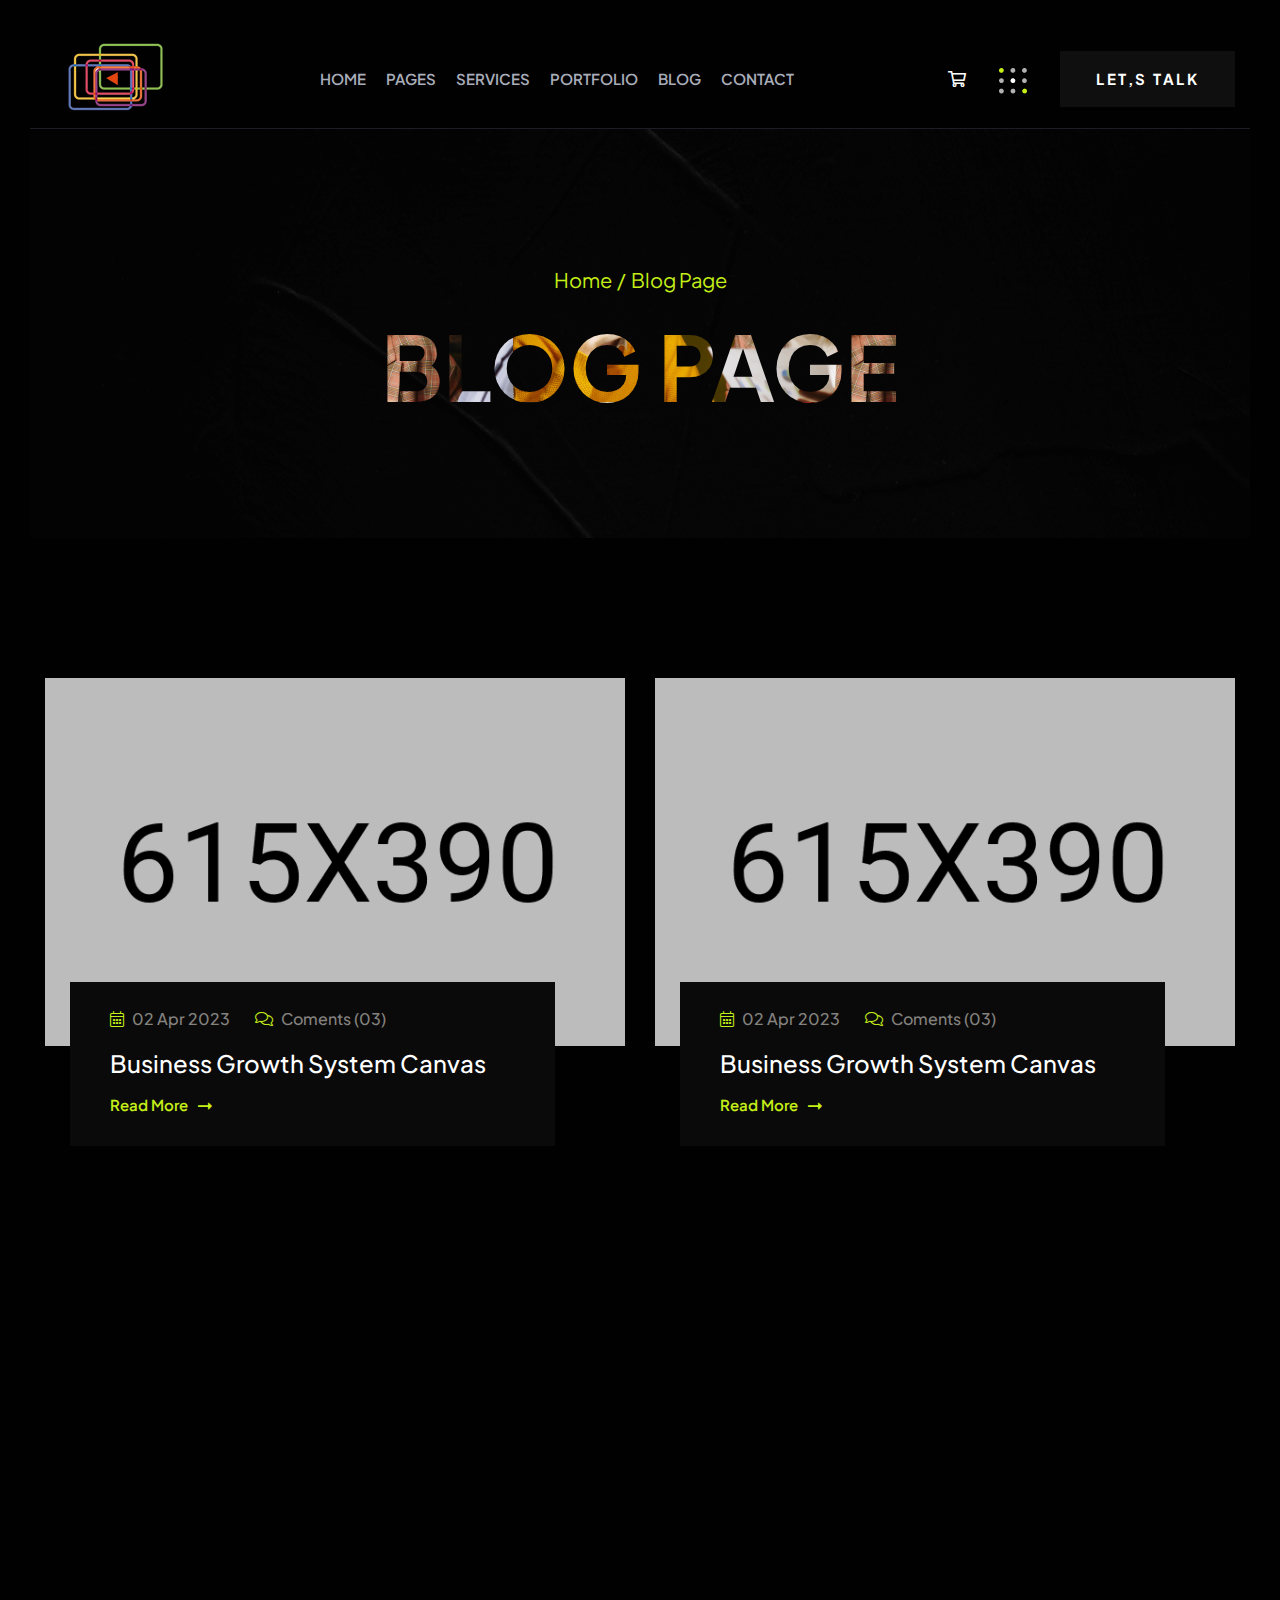
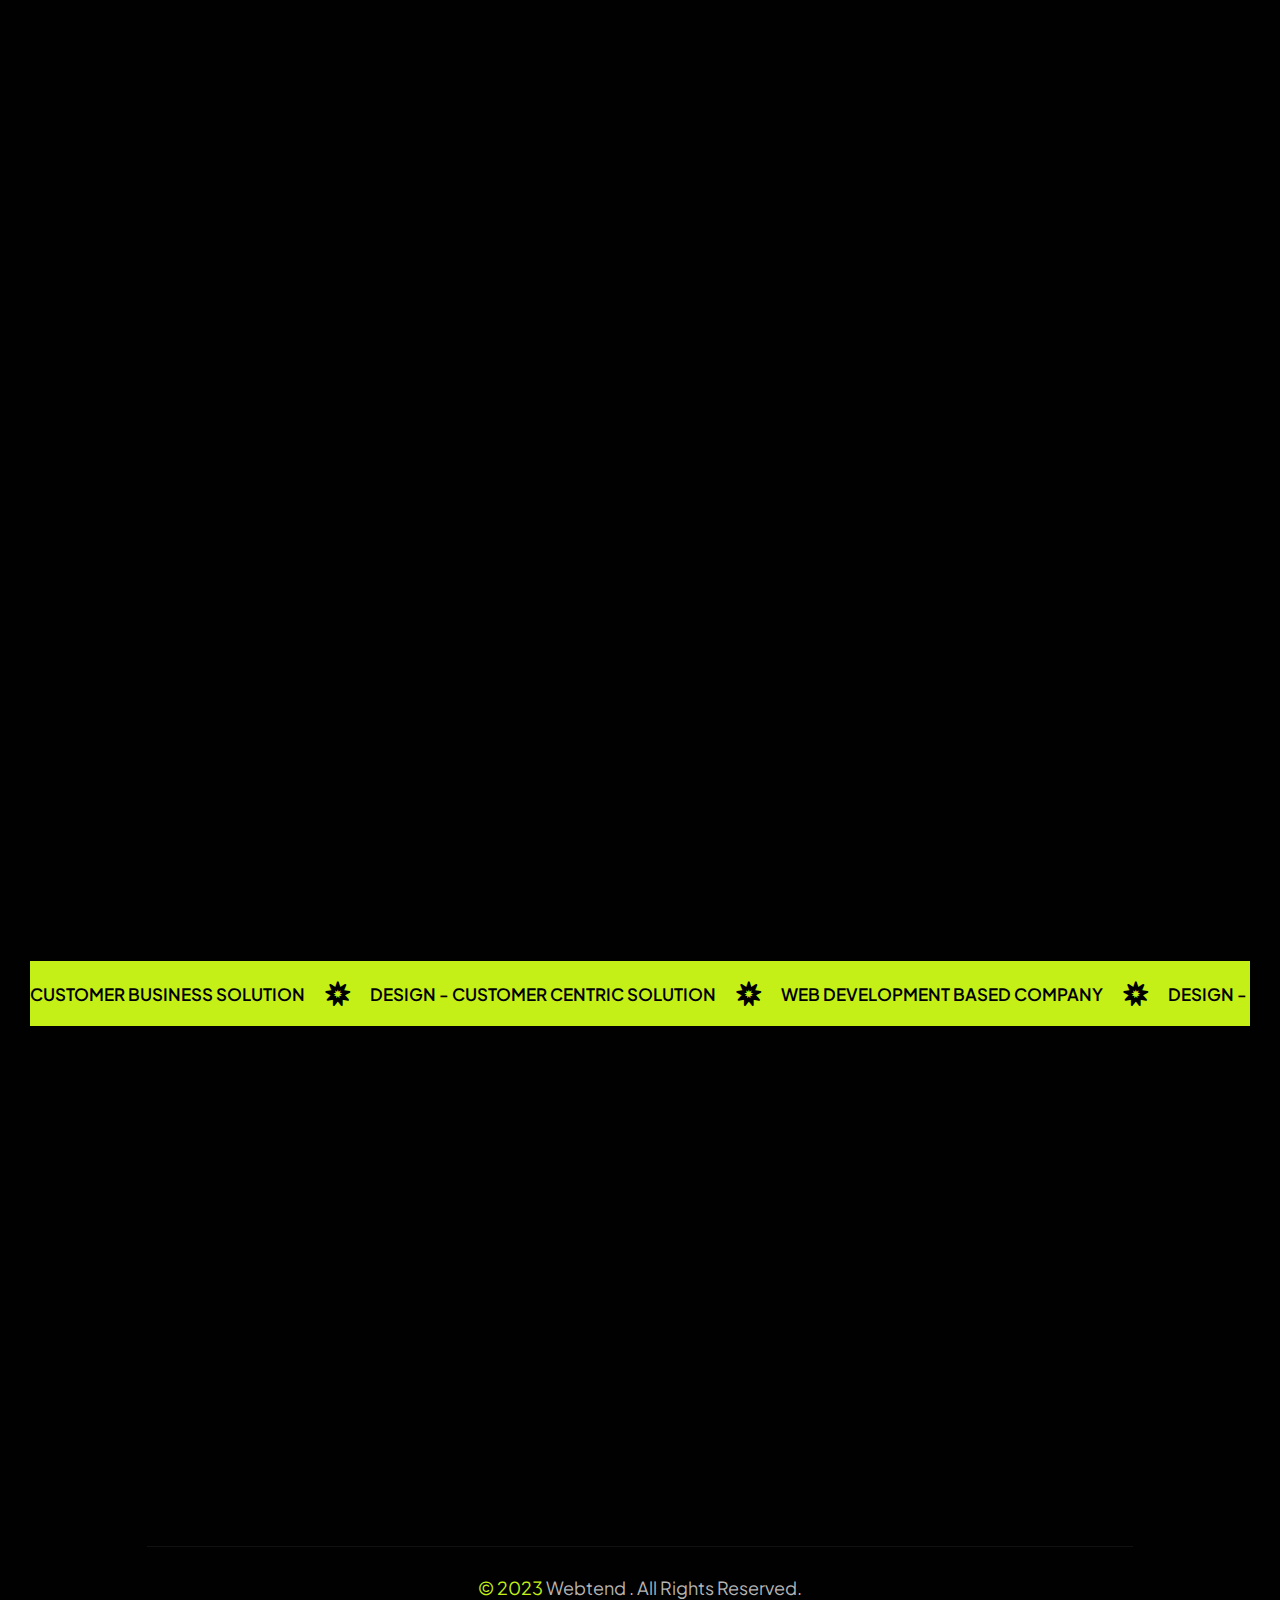
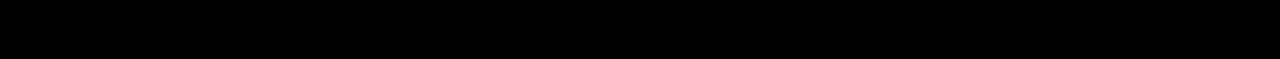
<file: blog.html>
<!DOCTYPE html>
<html lang="zxx">
<head>
    <!-- Required meta tags -->
    <meta charset="utf-8">
    <meta name="description" content="">
    <meta http-equiv="X-UA-Compatible" content="IE=edge">
    <meta name="viewport" content="width=device-width, initial-scale=1, shrink-to-fit=no">

    <!-- Title -->
    <title>Agincy - Digital Agency HTML Template || Blog</title>
    <!-- Favicon Icon -->
    <link rel="shortcut icon" href="assets/images/logos/favicon.png" type="image/x-icon">
    <!-- Google Fonts -->
    <link href="https://fonts.googleapis.com/css2?family=Playfair+Display:ital,wght@1,400;1,700&family=Plus+Jakarta+Sans:wght@400;500;600;700&display=swap" rel="stylesheet">
    
    <!-- Flaticon -->
    <link rel="stylesheet" href="assets/css/flaticon.min.css">
    <!-- Font Awesome -->
    <link rel="stylesheet" href="assets/css/fontawesome-5.14.0.min.css">
    <!-- Bootstrap -->
    <link rel="stylesheet" href="assets/css/bootstrap.min.css">
    <!-- Magnific Popup -->
    <link rel="stylesheet" href="assets/css/magnific-popup.min.css">
    <!-- Nice Select -->
    <link rel="stylesheet" href="assets/css/nice-select.min.css">
    <!-- Animate -->
    <link rel="stylesheet" href="assets/css/animate.min.css">
    <!-- Slick -->
    <link rel="stylesheet" href="assets/css/slick.min.css">
    <!-- Main Style -->
    <link rel="stylesheet" href="assets/css/style.css">
    
</head>
<body>
    <div class="page-wrapper">

        <!-- Preloader -->
        <div class="preloader"><div class="custom-loader"></div></div>

        <!-- main header -->
        <header class="main-header">
            <!--Header-Upper-->
            <div class="header-upper">
                <div class="container container-1695 clearfix">

                    <div class="header-inner rpy-10 rel d-flex align-items-center">
                        <div class="logo-outer">
                            <div class="logo"><a href="index.html"><img src="assets/images/logos/logo.png" alt="Logo" title="Logo"></a></div>
                        </div>

                        <div class="nav-outer ms-lg-auto clearfix">
                            <!-- Main Menu -->
                            <nav class="main-menu navbar-expand-lg">
                                <div class="navbar-header">
                                   <div class="mobile-logo">
                                       <a href="index.html">
                                            <img src="assets/images/logos/logo.png" alt="Logo" title="Logo">
                                       </a>
                                   </div>
                                   
                                    <!-- Toggle Button -->
                                    <button type="button" class="navbar-toggle" data-bs-toggle="collapse" data-bs-target=".navbar-collapse">
                                        <span class="icon-bar"></span>
                                        <span class="icon-bar"></span>
                                        <span class="icon-bar"></span>
                                    </button>
                                </div>

                                <div class="navbar-collapse collapse clearfix">
                                    <ul class="navigation clearfix">
                                        <li class="dropdown"><a href="#">Home</a>
                                            <ul>
                                                <li><a href="index.html">Home One</a></li>
                                                <li><a href="index2.html">Home Two</a></li>
                                                <li><a href="index3.html">Home Three</a></li>
                                            </ul>
                                        </li>
                                        <li class="dropdown"><a href="#">pages</a>
                                            <ul>
                                                <li><a href="about.html">About Us</a></li>
                                                <li><a href="faqs.html">faqs</a></li>
                                                <li class="dropdown"><a href="#">Products</a>
                                                    <ul>
                                                        <li><a href="shop.html">our Products</a></li>
                                                        <li><a href="portfolio-details.html">Product Details</a></li>
                                                    </ul>
                                                </li>
                                                <li class="dropdown"><a href="#">Team</a>
                                                    <ul>
                                                        <li><a href="team.html">Team Members</a></li>
                                                        <li><a href="team-details.html">Team Details</a></li>
                                                    </ul>
                                                </li>
                                                <li><a href="404.html">404 error</a></li>
                                            </ul>
                                        </li>
                                        <li class="dropdown"><a href="#">Services</a>
                                            <ul>
                                                <li><a href="services.html">Our Services</a></li>
                                                <li><a href="service-details.html">Service Details</a></li>
                                            </ul>
                                        </li>
                                        <li class="dropdown"><a href="#">Portfolio</a>
                                            <ul>
                                                <li><a href="portfolio.html">Portfolio One</a></li>
                                                <li><a href="portfolio2.html">Portfolio Two</a></li>
                                                <li><a href="portfolio3.html">Portfolio Three</a></li>
                                                <li><a href="portfolio-details.html">Portfolio Details</a></li>
                                            </ul>
                                        </li>
                                        <li class="dropdown"><a href="#">blog</a>
                                            <ul>
                                                <li><a href="blog.html">blog v1</a></li>
                                                <li><a href="blog-v2.html">blog v2</a></li>
                                                <li><a href="blog-details.html">blog details</a></li>
                                            </ul>
                                        </li>
                                        <li><a href="contact.html">Contact</a></li>
                                    </ul>
                                </div>

                            </nav>
                            <!-- Main Menu End-->
                        </div>
                        
                        <!-- Menu Button -->
                        <div class="menu-btns ms-lg-auto">
                            <button class="cart"><i class="far fa-shopping-cart"></i></button>
                            
                            <!-- menu sidbar -->
                            <div class="menu-sidebar">
                                <button><img src="assets/images/icons/toggler.png" alt="Toggler"></button>
                            </div>
                            <a href="contact.html" class="theme-btn">let,s talk</a>
                        </div>
                    </div>
                </div>
            </div>
            <!--End Header Upper-->
        </header>
       

        <!--Form Back Drop-->
        <div class="form-back-drop"></div>
        
        <!-- Hidden Sidebar -->
        <section class="hidden-bar">
            <div class="inner-box text-center">
                <div class="cross-icon"><span class="fa fa-times"></span></div>
                <div class="title">
                    <h4>Get Appointment</h4>
                </div>

                <!--Appointment Form-->
                <div class="appointment-form">
                    <form method="post" action="contact.html">
                        <div class="form-group">
                            <input type="text" name="text" value="" placeholder="Name" required>
                        </div>
                        <div class="form-group">
                            <input type="email" name="email" value="" placeholder="Email Address" required>
                        </div>
                        <div class="form-group">
                            <textarea placeholder="Message" rows="5"></textarea>
                        </div>
                        <div class="form-group">
                            <button type="submit" class="theme-btn style-two">Submit now</button>
                        </div>
                    </form>
                </div>

                <!--Social Icons-->
                <div class="social-style-one">
                    <a href="#"><i class="fab fa-twitter"></i></a>
                    <a href="#"><i class="fab fa-facebook-f"></i></a>
                    <a href="#"><i class="fab fa-instagram"></i></a>
                    <a href="#"><i class="fab fa-pinterest-p"></i></a>
                </div>
            </div>
        </section>
        <!--End Hidden Sidebar -->
        
        
        <!-- Page Banner Start -->
        <section class="page-banner-area pt-135 rpt-95 pb-110 rpb-70 rel z-1 bgs-cover text-center" style="background-image: url(assets/images/background/banner-bg.png);">
            <div class="container">
                <div class="banner-inner text-white wow fadeInUp delay-0-2s">
                    <nav aria-label="breadcrumb">
                        <ol class="breadcrumb justify-content-center">
                            <li class="breadcrumb-item"><a href="index.html">Home</a></li>
                            <li class="breadcrumb-item active">Blog Page</li>
                        </ol>
                    </nav>
                    <h1 class="page-title" style="background-image: url(assets/images/shapes/heading-text.jpg);">Blog Page</h1>
                </div>
            </div>
        </section>
        <!-- Page Banner End -->
        
        
        <!-- Blog Area start -->
        <section class="blog-page-area pt-140 rpt-100 rel z-1">
            <div class="container">
                <div class="row">
                    <div class="col-lg-6">
                        <div class="blog-item-two style-two wow fadeInUp delay-0-2s">
                            <div class="image">
                                <img src="assets/images/blog/blog-page1.jpg" alt="Blog">
                            </div>
                            <div class="content">
                                <ul class="blog-meta">
                                    <li><a href="#"><i class="fal fa-calendar-alt"></i> 02 Apr 2023</a></li>
                                    <li><a href="#"><i class="fal fa-comments"></i> Coments (03)</a></li>
                                </ul>
                                <h5><a href="blog-details.html">Business Growth System Canvas</a></h5>
                                <a href="blog-details.html" class="read-more">Read More <i class="far fa-long-arrow-alt-right"></i></a>
                            </div>
                        </div>
                    </div>
                    <div class="col-lg-6">
                        <div class="blog-item-two style-two wow fadeInUp delay-0-4s">
                            <div class="image">
                                <img src="assets/images/blog/blog-page2.jpg" alt="Blog">
                            </div>
                            <div class="content">
                                <ul class="blog-meta">
                                    <li><a href="#"><i class="fal fa-calendar-alt"></i> 02 Apr 2023</a></li>
                                    <li><a href="#"><i class="fal fa-comments"></i> Coments (03)</a></li>
                                </ul>
                                <h5><a href="blog-details.html">Business Growth System Canvas</a></h5>
                                <a href="blog-details.html" class="read-more">Read More <i class="far fa-long-arrow-alt-right"></i></a>
                            </div>
                        </div>
                    </div>
                    <div class="col-lg-6">
                        <div class="blog-item-two style-two wow fadeInUp delay-0-2s">
                            <div class="image">
                                <img src="assets/images/blog/blog-page3.jpg" alt="Blog">
                            </div>
                            <div class="content">
                                <ul class="blog-meta">
                                    <li><a href="#"><i class="fal fa-calendar-alt"></i> 02 Apr 2023</a></li>
                                    <li><a href="#"><i class="fal fa-comments"></i> Coments (03)</a></li>
                                </ul>
                                <h5><a href="blog-details.html">Business Growth System Canvas</a></h5>
                                <a href="blog-details.html" class="read-more">Read More <i class="far fa-long-arrow-alt-right"></i></a>
                            </div>
                        </div>
                    </div>
                    <div class="col-lg-6">
                        <div class="blog-item-two style-two wow fadeInUp delay-0-4s">
                            <div class="image">
                                <img src="assets/images/blog/blog-page4.jpg" alt="Blog">
                            </div>
                            <div class="content">
                                <ul class="blog-meta">
                                    <li><a href="#"><i class="fal fa-calendar-alt"></i> 02 Apr 2023</a></li>
                                    <li><a href="#"><i class="fal fa-comments"></i> Coments (03)</a></li>
                                </ul>
                                <h5><a href="blog-details.html">Business Growth System Canvas</a></h5>
                                <a href="blog-details.html" class="read-more">Read More <i class="far fa-long-arrow-alt-right"></i></a>
                            </div>
                        </div>
                    </div>
                    <div class="col-lg-6">
                        <div class="blog-item-two style-two wow fadeInUp delay-0-2s">
                            <div class="image">
                                <img src="assets/images/blog/blog-page5.jpg" alt="Blog">
                            </div>
                            <div class="content">
                                <ul class="blog-meta">
                                    <li><a href="#"><i class="fal fa-calendar-alt"></i> 02 Apr 2023</a></li>
                                    <li><a href="#"><i class="fal fa-comments"></i> Coments (03)</a></li>
                                </ul>
                                <h5><a href="blog-details.html">Business Growth System Canvas</a></h5>
                                <a href="blog-details.html" class="read-more">Read More <i class="far fa-long-arrow-alt-right"></i></a>
                            </div>
                        </div>
                    </div>
                    <div class="col-lg-6">
                        <div class="blog-item-two style-two wow fadeInUp delay-0-4s">
                            <div class="image">
                                <img src="assets/images/blog/blog-page6.jpg" alt="Blog">
                            </div>
                            <div class="content">
                                <ul class="blog-meta">
                                    <li><a href="#"><i class="fal fa-calendar-alt"></i> 02 Apr 2023</a></li>
                                    <li><a href="#"><i class="fal fa-comments"></i> Coments (03)</a></li>
                                </ul>
                                <h5><a href="blog-details.html">Business Growth System Canvas</a></h5>
                                <a href="blog-details.html" class="read-more">Read More <i class="far fa-long-arrow-alt-right"></i></a>
                            </div>
                        </div>
                    </div>
                </div>
            </div>
        </section>
        <!-- Blog Area end -->
         
          
        <!-- Lets Talk Area start -->
        <div class="lets-talk-area text-center pt-55 rpt-30 pb-75 rpb-100">
            <div class="container">
                <a href="contact.html" class="lets-talk-text wow zoomIn delay-0-2s">Let’s Talk <i class="fal fa-arrow-right"></i></a>
            </div>
        </div>
        <!-- Lets Talk Area end -->
           

        <!-- Headline area start -->
        <div class="headline-area bgc-primary py-20">
            <div class="headline-wrap style-two color-black">
                <span class="marquee-wrap">
                   <span class="marquee-inner left">
                        <span class="marquee-item"><b>customer business solution</b><i class="fas fa-bahai"></i></span>
                        <span class="marquee-item"><b><span>design</span> - customer centric solution</b><i class="fas fa-bahai"></i></span>
                        <span class="marquee-item"><b>web development based company</b><i class="fas fa-bahai"></i></span>
                        <span class="marquee-item"><b><span>design</span> - customer centric solution</b><i class="fas fa-bahai"></i></span>
                        <span class="marquee-item"><b>marketing based devlopment</b><i class="fas fa-bahai"></i></span>
                   </span>
                   <span class="marquee-inner left">
                        <span class="marquee-item"><b>customer business solution</b><i class="fas fa-bahai"></i></span>
                        <span class="marquee-item"><b><span>design</span> - customer centric solution</b><i class="fas fa-bahai"></i></span>
                        <span class="marquee-item"><b>web development based company</b><i class="fas fa-bahai"></i></span>
                        <span class="marquee-item"><b><span>design</span> - customer centric solution</b><i class="fas fa-bahai"></i></span>
                        <span class="marquee-item"><b>marketing based devlopment</b><i class="fas fa-bahai"></i></span>
                   </span>
                   <span class="marquee-inner left">
                        <span class="marquee-item"><b>customer business solution</b><i class="fas fa-bahai"></i></span>
                        <span class="marquee-item"><b><span>design</span> - customer centric solution</b><i class="fas fa-bahai"></i></span>
                        <span class="marquee-item"><b>web development based company</b><i class="fas fa-bahai"></i></span>
                        <span class="marquee-item"><b><span>design</span> - customer centric solution</b><i class="fas fa-bahai"></i></span>
                        <span class="marquee-item"><b>marketing based devlopment</b><i class="fas fa-bahai"></i></span>
                   </span>
                </span>
             </div>
        </div>
        <!-- Headline Area end -->
           

        <!-- footer area start -->
        <footer class="main-footer pt-130 rpt-100 footer-two rel z-1">
            <div class="container">
                <div class="row justify-content-between">
                    <div class="col-xl-3 col-lg-5 col-sm-8">
                        <div class="footer-widget widget-about wow fadeInUp delay-0-2s">
                            <div class="footer-logo mb-15">
                                <a href="index.html"><img src="assets/images/logos/logo.png" alt="Logo"></a>
                            </div>
                            <p>The world’s first and largest digital market for crypto collectibles and non-fungible</p>
                            <ul class="list-style-one">
                               <li><i class="fas fa-envelope-open"></i> <a href="mailto:Info@webmail.com">Info@webmail.com</a></li>
                               <li><i class="fas fa-phone"></i> <a href="callto:6845550102490">684 555-0102 490</a></li>
                                <li><i class="fas fa-map-marked-alt"></i> 6391 Elgin St. Celina, NYC 10299</li>
                           </ul>
                        </div>
                    </div>
                    <div class="col-xl-2 col-lg-3 col-sm-4">
                        <div class="footer-widget widget-links wow fadeInUp delay-0-3s">
                            <h5 class="footer-title">Services Req</h5>
                            <ul>
                                <li><a href="about.html">About Us</a></li>
                                <li><a href="faqs.html">Faq</a></li>
                                <li><a href="team.html">Our Team</a></li>
                                <li><a href="blog-v2.html">Blog Insights</a></li>
                                <li><a href="contact.html">Contact</a></li>
                            </ul>
                        </div>
                    </div>
                    <div class="col-xl-3 col-lg-4 col-sm-6">
                        <div class="footer-widget widget-gallery wow fadeInUp delay-0-4s">
                            <h5 class="footer-title">Gallery</h5>
                            <div class="gallery">
                                <a href="assets/images/footer/gallery1.jpg">
                                    <img src="assets/images/footer/gallery1.jpg" alt="Gallery">
                                </a>
                                <a href="assets/images/footer/gallery2.jpg">
                                    <img src="assets/images/footer/gallery2.jpg" alt="Gallery">
                                </a>
                                <a href="assets/images/footer/gallery3.jpg">
                                    <img src="assets/images/footer/gallery3.jpg" alt="Gallery">
                                </a>
                                <a href="assets/images/footer/gallery4.jpg">
                                    <img src="assets/images/footer/gallery4.jpg" alt="Gallery">
                                </a>
                                <a href="assets/images/footer/gallery5.jpg">
                                    <img src="assets/images/footer/gallery5.jpg" alt="Gallery">
                                </a>
                                <a href="assets/images/footer/gallery6.jpg">
                                    <img src="assets/images/footer/gallery6.jpg" alt="Gallery">
                                </a>
                            </div>
                        </div>
                    </div>
                    <div class="col-xl-3 col-lg-5 col-sm-6">
                        <div class="footer-widget widget-newsletter wow fadeInUp delay-0-5s">
                            <h5 class="footer-title">newsletter</h5>
                            <form action="#">
                                <div class="newsletter-form mb-20">
                                    <input type="email" placeholder="Enter Email Adress" required>
                                    <button type="submit"><i class="far fa-chevron-double-right"></i></button>
                                </div>
                                <label class="condition" for="condition"><input id="condition" type="checkbox" required> I agree to all your terms and policies</label>
                            </form>
                            <div class="social mt-10">
                                <a href="#"><i class="fab fa-facebook-f"></i></a>
                                <a href="#"><i class="fab fa-twitter"></i></a>
                                <a href="#"><i class="fab fa-instagram"></i></a>
                                <a href="#"><i class="fab fa-pinterest-p"></i></a>
                            </div>
                        </div>
                    </div>
                </div>
            </div>
            <div class="container">
                <div class="row justify-content-center">
                    <div class="col-lg-10">
                        <div class="copyright-text text-center mt-40 rmt-20 py-25">
                            <span>© 2023</span> <a href="index.html">Webtend</a> . All Rights Reserved.
                        </div>
                    </div>
                </div>
            </div>
        </footer>
        <!-- footer area end -->
        
        
        <!-- Scroll Top Button -->
        <button class="scroll-top scroll-to-target" data-target="html"><span class="far fa-angle-double-up"></span></button>

    </div>
    <!--End pagewrapper-->
   
    
    <!-- Jquery -->
    <script src="assets/js/jquery-3.6.0.min.js"></script>
    <!-- Bootstrap -->
    <script src="assets/js/bootstrap.min.js"></script>
    <!-- Appear Js -->
    <script src="assets/js/appear.min.js"></script>
    <!-- Slick -->
    <script src="assets/js/slick.min.js"></script>
    <!-- Magnific Popup -->
    <script src="assets/js/jquery.magnific-popup.min.js"></script>
    <!-- Nice Select -->
    <script src="assets/js/jquery.nice-select.min.js"></script>
    <!-- Image Loader -->
    <script src="assets/js/imagesloaded.pkgd.min.js"></script>
    <!-- Circle Progress -->
    <script src="assets/js/circle-progress.min.js"></script>
    <!-- Skillbar -->
    <script src="assets/js/skill.bars.jquery.min.js"></script>
    <!-- Isotope -->
    <script src="assets/js/isotope.pkgd.min.js"></script>
    <!--  WOW Animation -->
    <script src="assets/js/wow.min.js"></script>
    <!-- Custom script -->
    <script src="assets/js/script.js"></script>

</body>
</html>
</file>
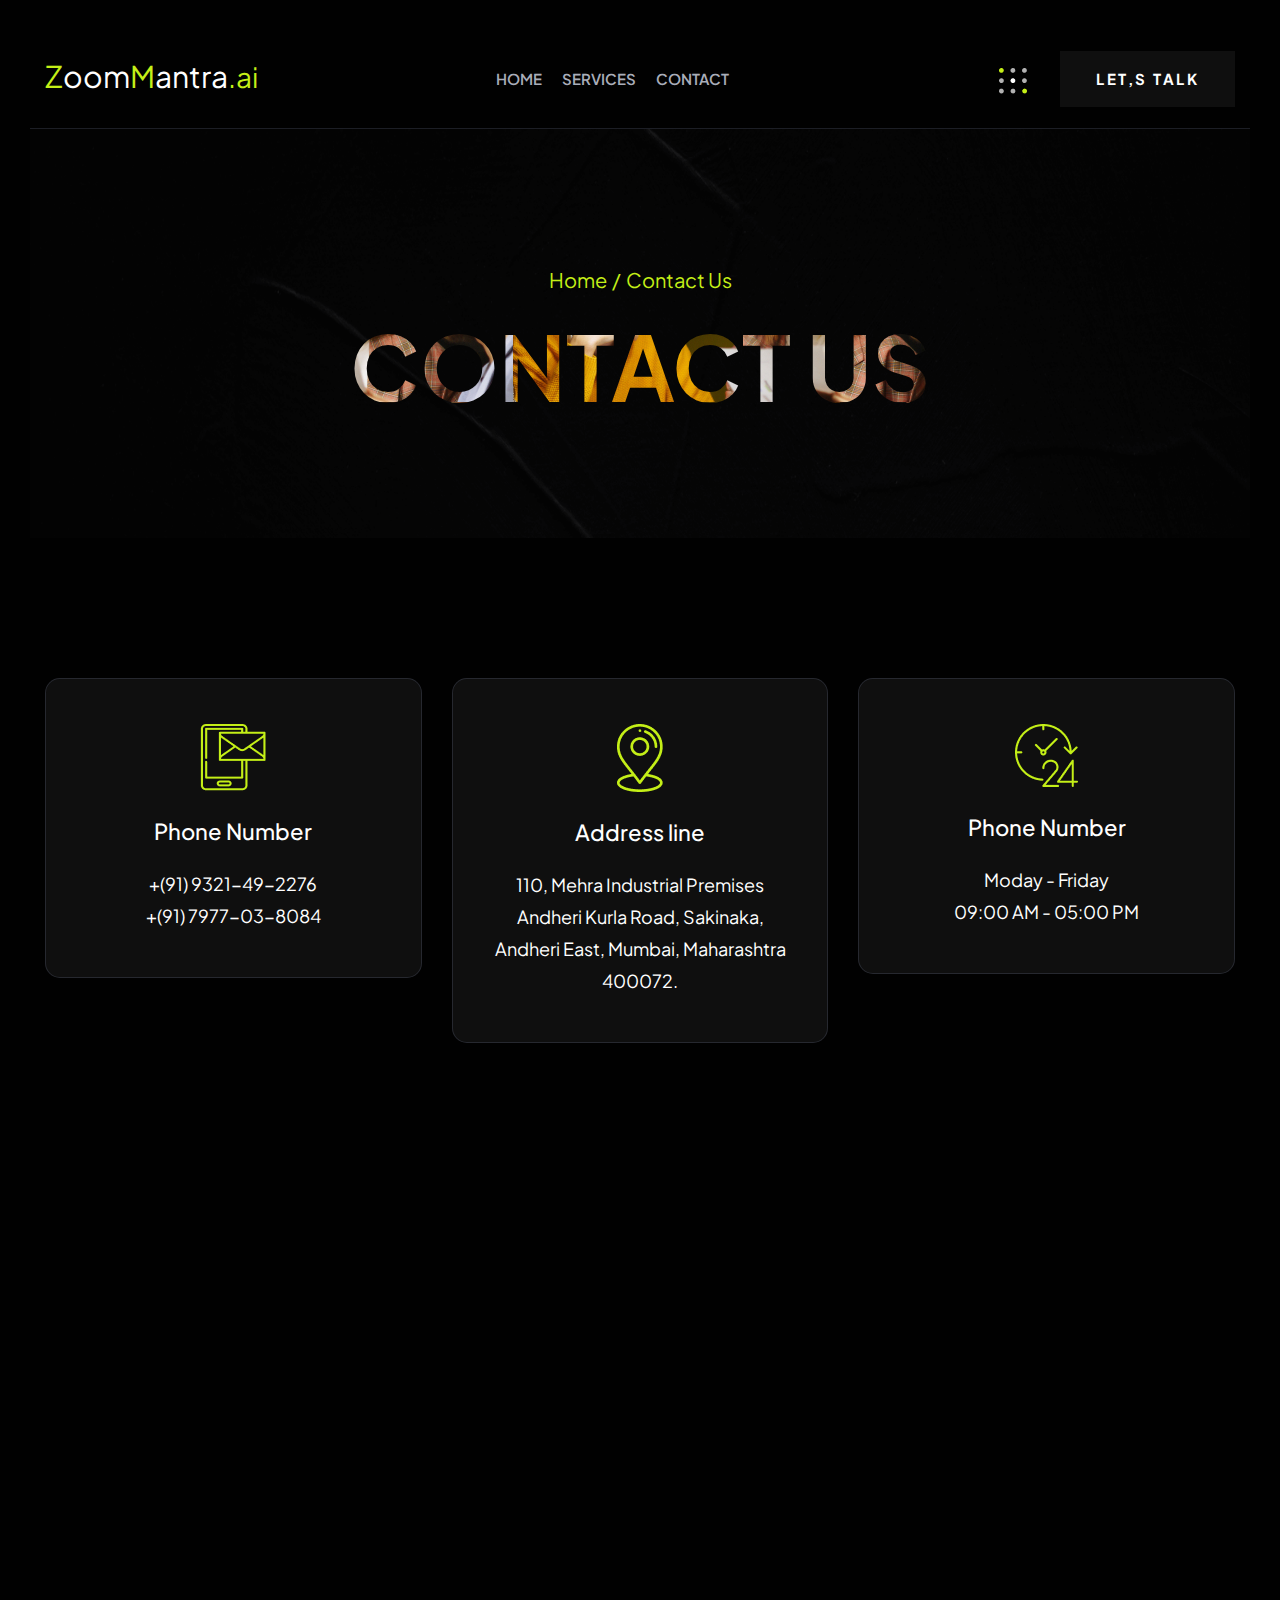
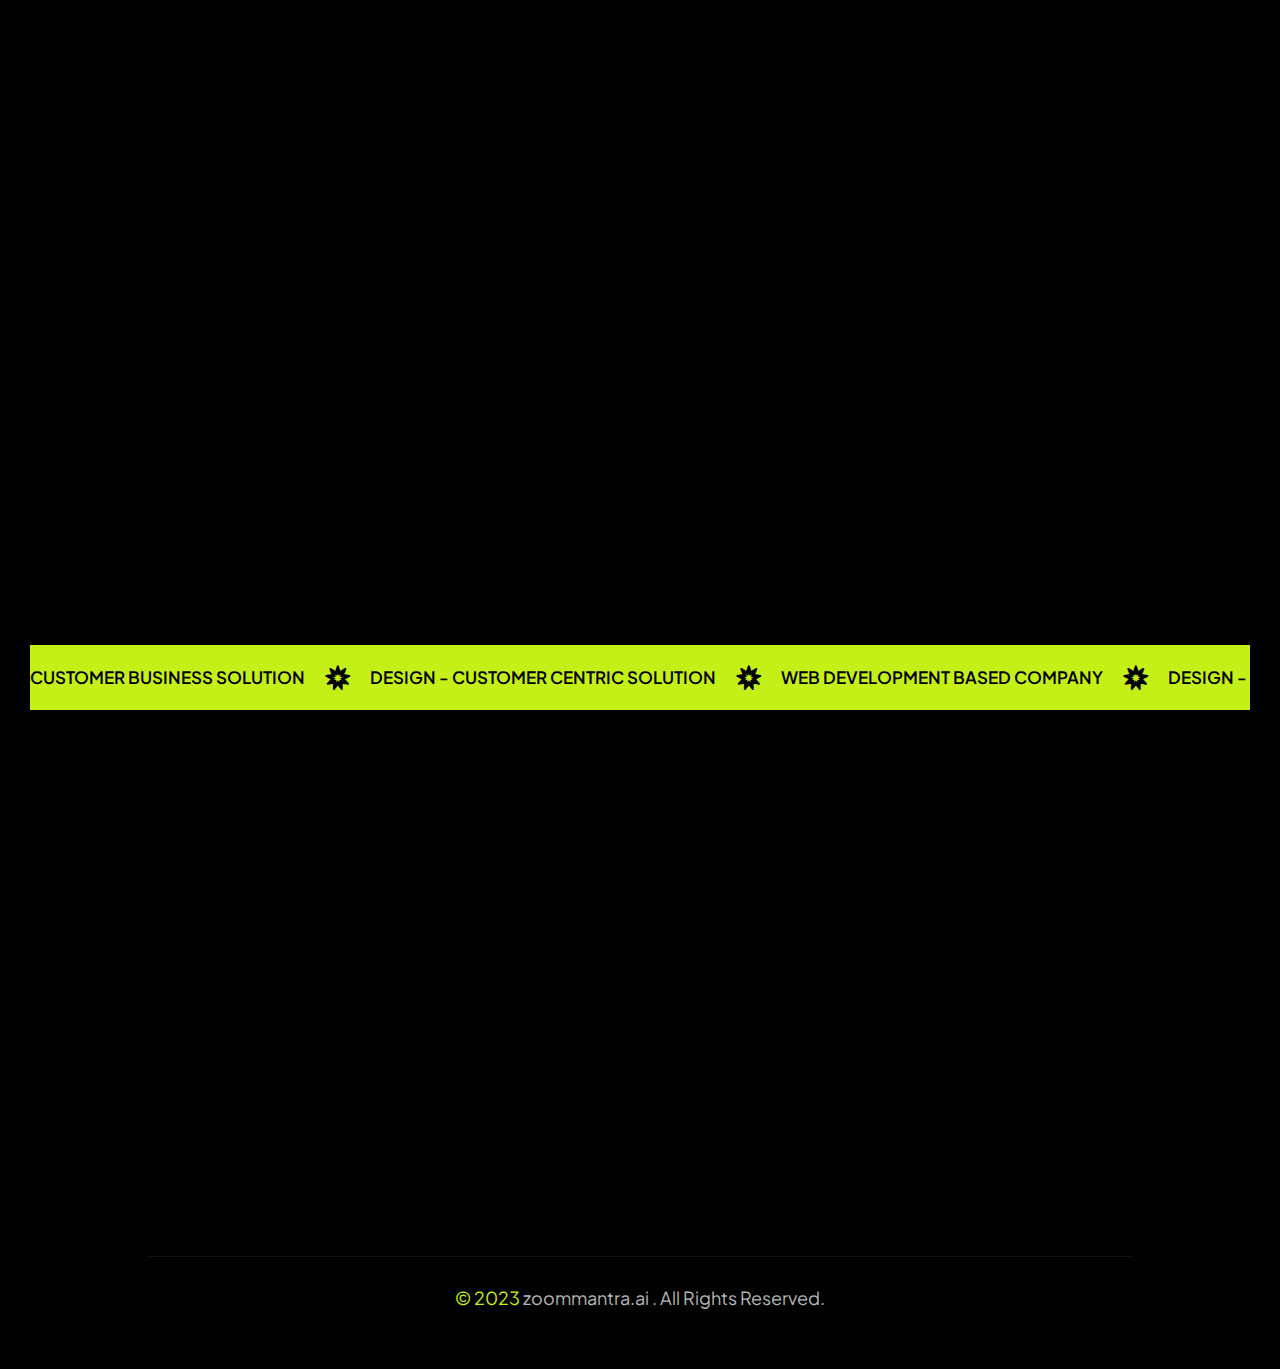
<file: contact.html>
<!DOCTYPE html>
<html lang="zxx">
<head>
    <!-- Required meta tags -->
    <meta charset="utf-8">
    <meta name="description" content="">
    <meta http-equiv="X-UA-Compatible" content="IE=edge">
    <meta name="viewport" content="width=device-width, initial-scale=1, shrink-to-fit=no">

    <!-- Title -->
    <title>Agincy - Digital Agency HTML Template || Contact Us</title>
    <!-- Favicon Icon -->
    <link rel="shortcut icon" href="assets/images/logos/favicon.png" type="image/x-icon">
    <!-- Google Fonts -->
    <link href="https://fonts.googleapis.com/css2?family=Playfair+Display:ital,wght@1,400;1,700&family=Plus+Jakarta+Sans:wght@400;500;600;700&display=swap" rel="stylesheet">
    
    <!-- Flaticon -->
    <link rel="stylesheet" href="assets/css/flaticon.min.css">
    <!-- Font Awesome -->
    <link rel="stylesheet" href="assets/css/fontawesome-5.14.0.min.css">
    <!-- Bootstrap -->
    <link rel="stylesheet" href="assets/css/bootstrap.min.css">
    <!-- Magnific Popup -->
    <link rel="stylesheet" href="assets/css/magnific-popup.min.css">
    <!-- Nice Select -->
    <link rel="stylesheet" href="assets/css/nice-select.min.css">
    <!-- Animate -->
    <link rel="stylesheet" href="assets/css/animate.min.css">
    <!-- Slick -->
    <link rel="stylesheet" href="assets/css/slick.min.css">
    <!-- Main Style -->
    <link rel="stylesheet" href="assets/css/style.css">
    
</head>
<body>
    <div class="page-wrapper">

        <!-- Preloader -->
        <div class="preloader"><div class="custom-loader"></div></div>

        <!-- main header -->
        <header class="main-header">
            <!--Header-Upper-->
            <div class="header-upper">
                <div class="container container-1695 clearfix">

                    <div class="header-inner rpy-10 rel d-flex align-items-center">
                        <div class="logo-outer">
                            <div class="logo"><a href="index3.html">
                                <span class="hero-heading wow fadeInUp delay-0-2s agincy-text" style="font-size: 30px; color: #C4EF17">Z</span><span style="font-size: 30px; color: #fff;">oom</span><span style="font-size: 30px; color: #C4EF17 ">M</span><span style="font-size: 30px; color: #fff; ">antra</span><span style="font-size: 28px; color: #C4EF17">.ai</span></a></div>
                        </div>

                        <div class="nav-outer ms-lg-auto clearfix">
                            <!-- Main Menu -->
                            <nav class="main-menu navbar-expand-lg">
                                <div class="navbar-header">
                                   <div class="mobile-logo">
                                       <a href="index3.html">
                                        <span class="hero-heading wow fadeInUp delay-0-2s agincy-text" style="font-size: 30px; color: #C4EF17">Z</span><span style="font-size: 30px; color: #fff;">oom</span><span style="font-size: 30px; color: #C4EF17 ">M</span><span style="font-size: 30px; color: #fff; ">antra</span><span style="font-size: 28px; color: #C4EF17">.ai</span>
                                       </a>
                                   </div>
                                   
                                    <!-- Toggle Button -->
                                    <button type="button" class="navbar-toggle" data-bs-toggle="collapse" data-bs-target=".navbar-collapse">
                                        <span class="icon-bar"></span>
                                        <span class="icon-bar"></span>
                                        <span class="icon-bar"></span>
                                    </button>
                                </div>

                                <div class="navbar-collapse collapse clearfix">
                                    <ul class="navigation clearfix">
                                        <li><a href="index3.html">Home</a></li>
                                            <!-- <ul>
                                                <li><a href="index.html">Home One</a></li>
                                                <li><a href="index2.html">Home Two</a></li>
                                                <li><a href="index3.html">Home Three</a></li>
                                            </ul> -->
                                        </li>
                                        <!-- <li class="dropdown"><a href="#">pages</a>
                                            <ul>
                                                <li><a href="about.html">About Us</a></li>
                                                <li><a href="faqs.html">faqs</a></li>
                                                <li class="dropdown"><a href="#">Products</a>
                                                    <ul>
                                                        <li><a href="shop.html">our Products</a></li>
                                                        <li><a href="portfolio-details.html">Product Details</a></li>
                                                    </ul>
                                                </li>
                                                <li class="dropdown"><a href="#">Team</a>
                                                    <ul>
                                                        <li><a href="team.html">Team Members</a></li>
                                                        <li><a href="team-details.html">Team Details</a></li>
                                                    </ul>
                                                </li>
                                                <li><a href="404.html">404 error</a></li>
                                            </ul>
                                        </li> -->
                                        <li class="dropdown"><a href="#">Services</a>
                                            <ul>
                                                <li><a href="services.html">Our Services</a></li>
                                                <!-- <li><a href="service-details.html">Service Details</a></li> -->
                                            </ul>
                                        </li>
                                        <!-- <li class="dropdown"><a href="#">Portfolio</a>
                                            <ul>
                                                <li><a href="portfolio.html">Portfolio One</a></li>
                                                <li><a href="portfolio2.html">Portfolio Two</a></li>
                                                <li><a href="portfolio3.html">Portfolio Three</a></li>
                                                <li><a href="portfolio-details.html">Portfolio Details</a></li>
                                            </ul>
                                        </li> -->
                                        <!-- <li class="dropdown"><a href="#">blog</a>
                                            <ul>
                                                <li><a href="blog.html">blog v1</a></li>
                                                <li><a href="blog-v2.html">blog v2</a></li>
                                                <li><a href="blog-details.html">blog details</a></li>
                                            </ul>
                                        </li> -->
                                        <li><a href="contact.html">Contact</a></li>
                                    </ul>
                                </div>

                            </nav>
                            <!-- Main Menu End-->
                        </div>
                        
                        <!-- Menu Button -->
                        <div class="menu-btns ms-lg-auto">
                            <!-- <button class="cart"><i class="far fa-shopping-cart"></i></button> -->
                            
                            <!-- menu sidbar -->
                            <div class="menu-sidebar">
                                <button><img src="assets/images/icons/toggler.png" alt="Toggler"></button>
                            </div>
                            <a href="contact.html" class="theme-btn">let,s talk</a>
                        </div>
                    </div>
                </div>
            </div>
            <!--End Header Upper-->
        </header>
       

        <!--Form Back Drop-->
        <div class="form-back-drop"></div>
        
        <!-- Hidden Sidebar -->
        <section class="hidden-bar">
            <div class="inner-box text-center">
                <div class="cross-icon"><span class="fa fa-times"></span></div>
                <div class="title">
                    <h4>Get Appointment</h4>
                </div>

                <!--Appointment Form-->
                <div class="appointment-form">
                    <form method="post" action="contact.html">
                        <div class="form-group">
                            <input type="text" name="text" value="" placeholder="Name" required>
                        </div>
                        <div class="form-group">
                            <input type="email" name="email" value="" placeholder="Email Address" required>
                        </div>
                        <div class="form-group">
                            <textarea placeholder="Message" rows="5"></textarea>
                        </div>
                        <div class="form-group">
                            <button type="submit" class="theme-btn style-two">Submit now</button>
                        </div>
                    </form>
                </div>

                <!--Social Icons-->
                <div class="social-style-one">
                    <a href="#"><i class="fab fa-twitter"></i></a>
                    <a href="#"><i class="fab fa-facebook-f"></i></a>
                    <a href="#"><i class="fab fa-instagram"></i></a>
                    <a href="#"><i class="fab fa-pinterest-p"></i></a>
                </div>
            </div>
        </section>
        <!--End Hidden Sidebar -->
        
        
        <!-- Page Banner Start -->
        <section class="page-banner-area pt-135 rpt-95 pb-110 rpb-70 rel z-1 bgs-cover text-center" style="background-image: url(assets/images/background/banner-bg.png);">
            <div class="container">
                <div class="banner-inner text-white wow fadeInUp delay-0-2s">
                    <nav aria-label="breadcrumb">
                        <ol class="breadcrumb justify-content-center">
                            <li class="breadcrumb-item"><a href="index3.html">Home</a></li>
                            <li class="breadcrumb-item active">Contact Us</li>
                        </ol>
                    </nav>
                    <h1 class="page-title" style="background-image: url(assets/images/shapes/heading-text.jpg);">Contact Us</h1>
                </div>
            </div>
        </section>
        <!-- Page Banner End -->
        
        
        <!-- Contact Page Area start -->
        <section class="contact-page py-140 rpy-100 rel z-1">
            <div class="container">
               <div class="row pb-60 justify-content-center">
                    <div class="col-lg-4 col-md-6">
                        <div class="contact-info-item wow fadeInUp delay-0-2s">
                            <div class="icon">
                                <img src="assets/images/icons/contact1.png" alt="Icon">
                            </div>
                            <div class="content">
                                <h5>Phone Number</h5>
                                <a href="callto:+12555686523">+(91) 9321-49-2276</a><br>
                                <a href="callto:+12555686523">+(91) 7977-03-8084</a>
                            </div>
                        </div>
                    </div>
                    <div class="col-lg-4 col-md-6">
                        <div class="contact-info-item wow fadeInUp delay-0-4s">
                            <div class="icon">
                                <img src="assets/images/icons/contact2.png" alt="Icon">
                            </div>
                            <div class="content">
                                <h5>Address line</h5>
                                <span> ​110, Mehra Industrial Premises Andheri Kurla Road, Sakinaka, Andheri East, Mumbai, Maharashtra 400072.</span>
                            </div>
                        </div>
                    </div>
                    <div class="col-lg-4 col-md-6">
                        <div class="contact-info-item wow fadeInUp delay-0-6s">
                            <div class="icon">
                                <img src="assets/images/icons/contact3.png" alt="Icon">
                            </div>
                            <div class="content">
                                <h5>Phone Number</h5>
                                <span>Moday - Friday<br> 09:00 AM - 05:00 PM</span>
                            </div>
                        </div>
                    </div>
                </div>
               
                <div class="contact-page-form wow fadeInUp delay-0-2s">
                    <form action="#" method="post">
                        <div class="row">
                            <div class="col-md-6 wow fadeInUp delay-0-2s">
                                <div class="form-group">
                                    <input type="text" id="fname" name="fname" class="form-control" value="" placeholder="First Name*">
                                </div>
                            </div>
                            <div class="col-md-6 wow fadeInUp delay-0-4s">
                                <div class="form-group">
                                    <input type="text" id="lname" name="lname" class="form-control" value="" placeholder="Last Name*">
                                </div>
                            </div>
                            <div class="col-md-6 wow fadeInUp delay-0-2s">
                                <div class="form-group">
                                    <input type="email" id="email" name="email" class="form-control" value="" placeholder="Email Address*">
                                </div>
                            </div>
                            <div class="col-md-6 wow fadeInUp delay-0-4s">
                                <div class="form-group">
                                    <input type="text" id="phone" name="phone" class="form-control" value="" placeholder="Phone Number*">
                                </div>
                            </div>
                            <div class="col-md-12 wow fadeInUp delay-0-2s">
                                <div class="form-group">
                                    <textarea name="message" id="message" class="form-control" rows="8" placeholder="Enter Your Messege" required ></textarea>
                                </div>
                            </div>
                            <div class="col-md-12 text-center wow fadeInUp delay-0-2s">
                                <button type="submit" class="theme-btn style-two">Send Massage</button>
                            </div>
                        </div>
                    </form>
                </div>
            </div>
        </section>
        <!-- Contact Page Area end -->
        
        
        <!-- Location Map Area Start -->
        <div class="contact-page-map wow fadeInUp delay-0-2s">
            <div class="our_location">
                <iframe src="https://maps.google.com/maps?q=ZoomMantra%20Productions%20110,%20Mehra%20Industrial%20Premises%20Andheri%20Kurla%20Road,%20Sakinaka,%20Andheri%20East,%20Mumbai,%20Maharashtra%20400072&amp;t=&amp;z=13&amp;ie=UTF8&amp;iwloc=&amp;output=embed" frameborder="0" scrolling="no" style="width: 450px; height: 400px;"></iframe>
                <style>.mapouter{position:relative;height:400px;width:450px;background:#fff;} .maprouter a{color:#fff !important;position:absolute !important;top:0 !important;z-index:0 !important;}</style><a href="https://blooketjoin.org">blooket join</a><style>.gmap_canvas{overflow:hidden;height:400px;width:450px}.gmap_canvas iframe{position:relative;z-index:2}</style>
            </div>
        </div>
        <!-- Location Map Area End -->
        
          
        <!-- Lets Talk Area start -->
        <!-- <div class="lets-talk-area text-center pt-110 rpt-80 pb-75 rpb-100">
            <div class="container">
                <a href="contact.html" class="lets-talk-text wow zoomIn delay-0-2s">Let’s Talk <i class="fal fa-arrow-right"></i></a>
            </div>
        </div> -->
        <!-- Lets Talk Area end -->
           

        <!-- Headline area start -->
        <div class="headline-area bgc-primary py-20">
            <div class="headline-wrap style-two color-black">
                <span class="marquee-wrap">
                   <span class="marquee-inner left">
                        <span class="marquee-item"><b>customer business solution</b><i class="fas fa-bahai"></i></span>
                        <span class="marquee-item"><b><span>design</span> - customer centric solution</b><i class="fas fa-bahai"></i></span>
                        <span class="marquee-item"><b>web development based company</b><i class="fas fa-bahai"></i></span>
                        <span class="marquee-item"><b><span>design</span> - customer centric solution</b><i class="fas fa-bahai"></i></span>
                        <span class="marquee-item"><b>marketing based devlopment</b><i class="fas fa-bahai"></i></span>
                   </span>
                   <span class="marquee-inner left">
                        <span class="marquee-item"><b>customer business solution</b><i class="fas fa-bahai"></i></span>
                        <span class="marquee-item"><b><span>design</span> - customer centric solution</b><i class="fas fa-bahai"></i></span>
                        <span class="marquee-item"><b>web development based company</b><i class="fas fa-bahai"></i></span>
                        <span class="marquee-item"><b><span>design</span> - customer centric solution</b><i class="fas fa-bahai"></i></span>
                        <span class="marquee-item"><b>marketing based devlopment</b><i class="fas fa-bahai"></i></span>
                   </span>
                   <span class="marquee-inner left">
                        <span class="marquee-item"><b>customer business solution</b><i class="fas fa-bahai"></i></span>
                        <span class="marquee-item"><b><span>design</span> - customer centric solution</b><i class="fas fa-bahai"></i></span>
                        <span class="marquee-item"><b>web development based company</b><i class="fas fa-bahai"></i></span>
                        <span class="marquee-item"><b><span>design</span> - customer centric solution</b><i class="fas fa-bahai"></i></span>
                        <span class="marquee-item"><b>marketing based devlopment</b><i class="fas fa-bahai"></i></span>
                   </span>
                </span>
             </div>
        </div>
        <!-- Headline Area end -->
           

        <!-- footer area start -->
        <footer class="main-footer pt-130 rpt-100 footer-two rel z-1">
            <div class="container">
                <div class="row justify-content-between">
                    <div class="col-xl-3 col-lg-5 col-sm-8">
                        <div class="footer-widget widget-about wow fadeInUp delay-0-2s">
                            <div class="footer-logo mb-15">
                                <a href="index3.html">
                                    <span class="hero-heading wow fadeInUp delay-0-2s agincy-text" style="font-size: 30px; color: #C4EF17">Z</span><span style="font-size: 30px; color: #fff;">oom</span><span style="font-size: 30px; color: #C4EF17 ">M</span><span style="font-size: 30px; color: #fff; ">antra</span><span style="font-size: 28px; color: #C4EF17">.ai</span>
                                </a>
                            </div>
                            <p>The world’s first and largest Ai tool development company.</p>
                            <ul class="list-style-one">
                               <li><i class="fas fa-envelope-open"></i> <a href="mailto:Info@webmail.com">rohitbajaj@zoommantra.com</a></li>
                               <li><i class="fas fa-phone"></i> <a href="callto:6845550102490">+(91) 9321492276</a></li>
                                <li><i class="fas fa-map-marked-alt"></i> ​110, Mehra Industrial Premises Andheri Kurla Road, Sakinaka, Andheri East, Mumbai, Maharashtra 400072.</li>
                           </ul>
                        </div>
                    </div>
                    <!-- <div class="col-xl-2 col-lg-3 col-sm-4">
                        <div class="footer-widget widget-links wow fadeInUp delay-0-3s">
                            <h5 class="footer-title">Services Req</h5>
                            <ul>
                                <li><a href="about.html">About Us</a></li>
                                <li><a href="faqs.html">Faq</a></li>
                                <li><a href="team.html">Our Team</a></li>
                                <li><a href="blog-v2.html">Blog Insights</a></li>
                                <li><a href="contact.html">Contact</a></li>
                            </ul>
                        </div>
                    </div> -->
                    <!-- <div class="col-xl-3 col-lg-4 col-sm-6">
                        <div class="footer-widget widget-gallery wow fadeInUp delay-0-4s">
                            <h5 class="footer-title">Gallery</h5>
                            <div class="gallery">
                                <a href="assets/images/footer/gallery1.jpg">
                                    <img src="assets/images/footer/gallery1.jpg" alt="Gallery">
                                </a>
                                <a href="assets/images/footer/gallery2.jpg">
                                    <img src="assets/images/footer/gallery2.jpg" alt="Gallery">
                                </a>
                                <a href="assets/images/footer/gallery3.jpg">
                                    <img src="assets/images/footer/gallery3.jpg" alt="Gallery">
                                </a>
                                <a href="assets/images/footer/gallery4.jpg">
                                    <img src="assets/images/footer/gallery4.jpg" alt="Gallery">
                                </a>
                                <a href="assets/images/footer/gallery5.jpg">
                                    <img src="assets/images/footer/gallery5.jpg" alt="Gallery">
                                </a>
                                <a href="assets/images/footer/gallery6.jpg">
                                    <img src="assets/images/footer/gallery6.jpg" alt="Gallery">
                                </a>
                            </div>
                        </div>
                    </div> -->
                    <!-- <div class="col-xl-3 col-lg-5 col-sm-6">
                        <div class="footer-widget widget-newsletter wow fadeInUp delay-0-5s">
                            <h5 class="footer-title">newsletter</h5>
                            <form action="#">
                                <div class="newsletter-form mb-20">
                                    <input type="email" placeholder="Enter Email Adress" required>
                                    <button type="submit"><i class="far fa-chevron-double-right"></i></button>
                                </div>
                                <label class="condition" for="condition"><input id="condition" type="checkbox" required> I agree to all your terms and policies</label>
                            </form>
                            <div class="social mt-10">
                                <a href="#"><i class="fab fa-facebook-f"></i></a>
                                <a href="#"><i class="fab fa-twitter"></i></a>
                                <a href="#"><i class="fab fa-instagram"></i></a>
                                <a href="#"><i class="fab fa-pinterest-p"></i></a>
                            </div>
                        </div>
                    </div> -->
                </div>
            </div>
            <div class="container">
                <div class="row justify-content-center">
                    <div class="col-lg-10">
                        <div class="copyright-text text-center mt-40 rmt-20 py-25">
                            <span>© 2023</span> <a href="index.html">zoommantra.ai</a> . All Rights Reserved.
                        </div>
                    </div>
                </div>
            </div>
        </footer>
        <!-- footer area end -->
        
        
        <!-- Scroll Top Button -->
        <button class="scroll-top scroll-to-target" data-target="html"><span class="far fa-angle-double-up"></span></button>

    </div>
    <!--End pagewrapper-->
   
    
    <!-- Jquery -->
    <script src="assets/js/jquery-3.6.0.min.js"></script>
    <!-- Bootstrap -->
    <script src="assets/js/bootstrap.min.js"></script>
    <!-- Appear Js -->
    <script src="assets/js/appear.min.js"></script>
    <!-- Slick -->
    <script src="assets/js/slick.min.js"></script>
    <!-- Magnific Popup -->
    <script src="assets/js/jquery.magnific-popup.min.js"></script>
    <!-- Nice Select -->
    <script src="assets/js/jquery.nice-select.min.js"></script>
    <!-- Image Loader -->
    <script src="assets/js/imagesloaded.pkgd.min.js"></script>
    <!-- Circle Progress -->
    <script src="assets/js/circle-progress.min.js"></script>
    <!-- Skillbar -->
    <script src="assets/js/skill.bars.jquery.min.js"></script>
    <!-- Isotope -->
    <script src="assets/js/isotope.pkgd.min.js"></script>
    <!--  WOW Animation -->
    <script src="assets/js/wow.min.js"></script>
    <!-- Custom script -->
    <script src="assets/js/script.js"></script>

</body>
</html>
</file>
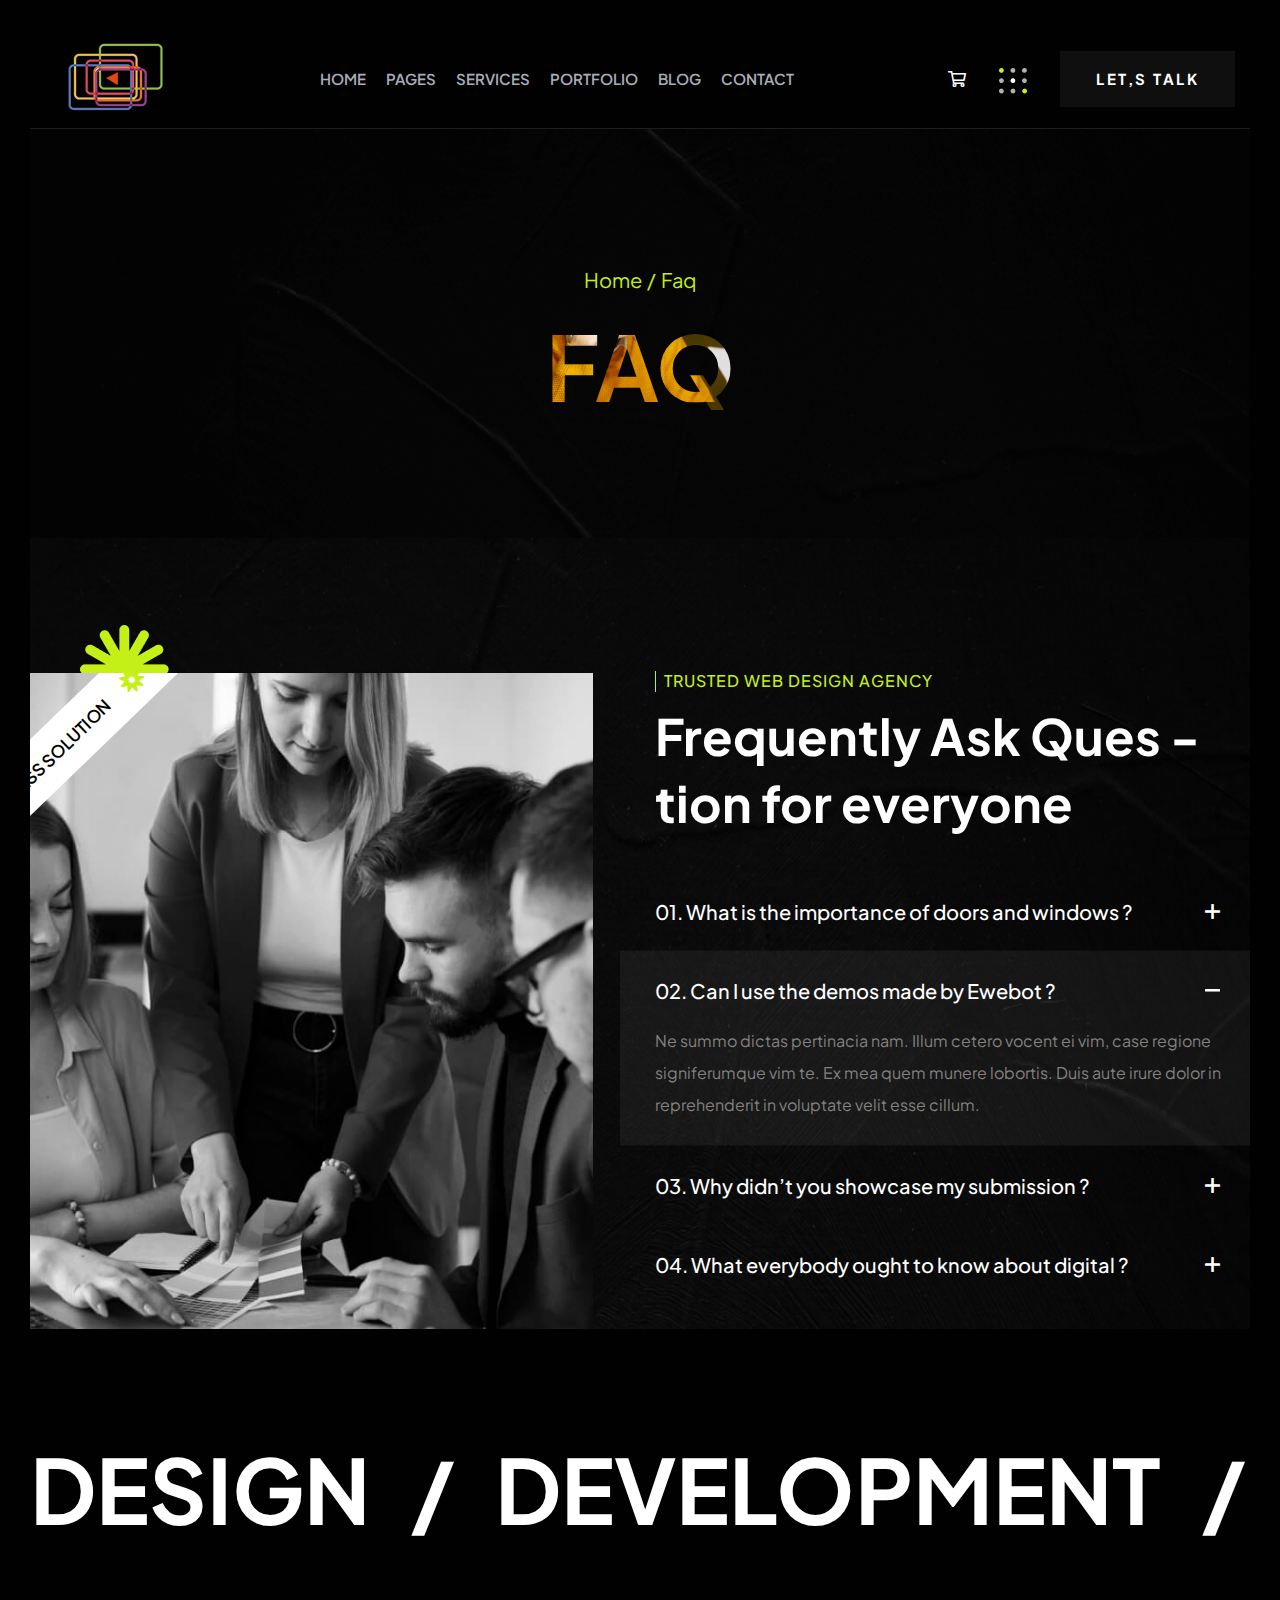
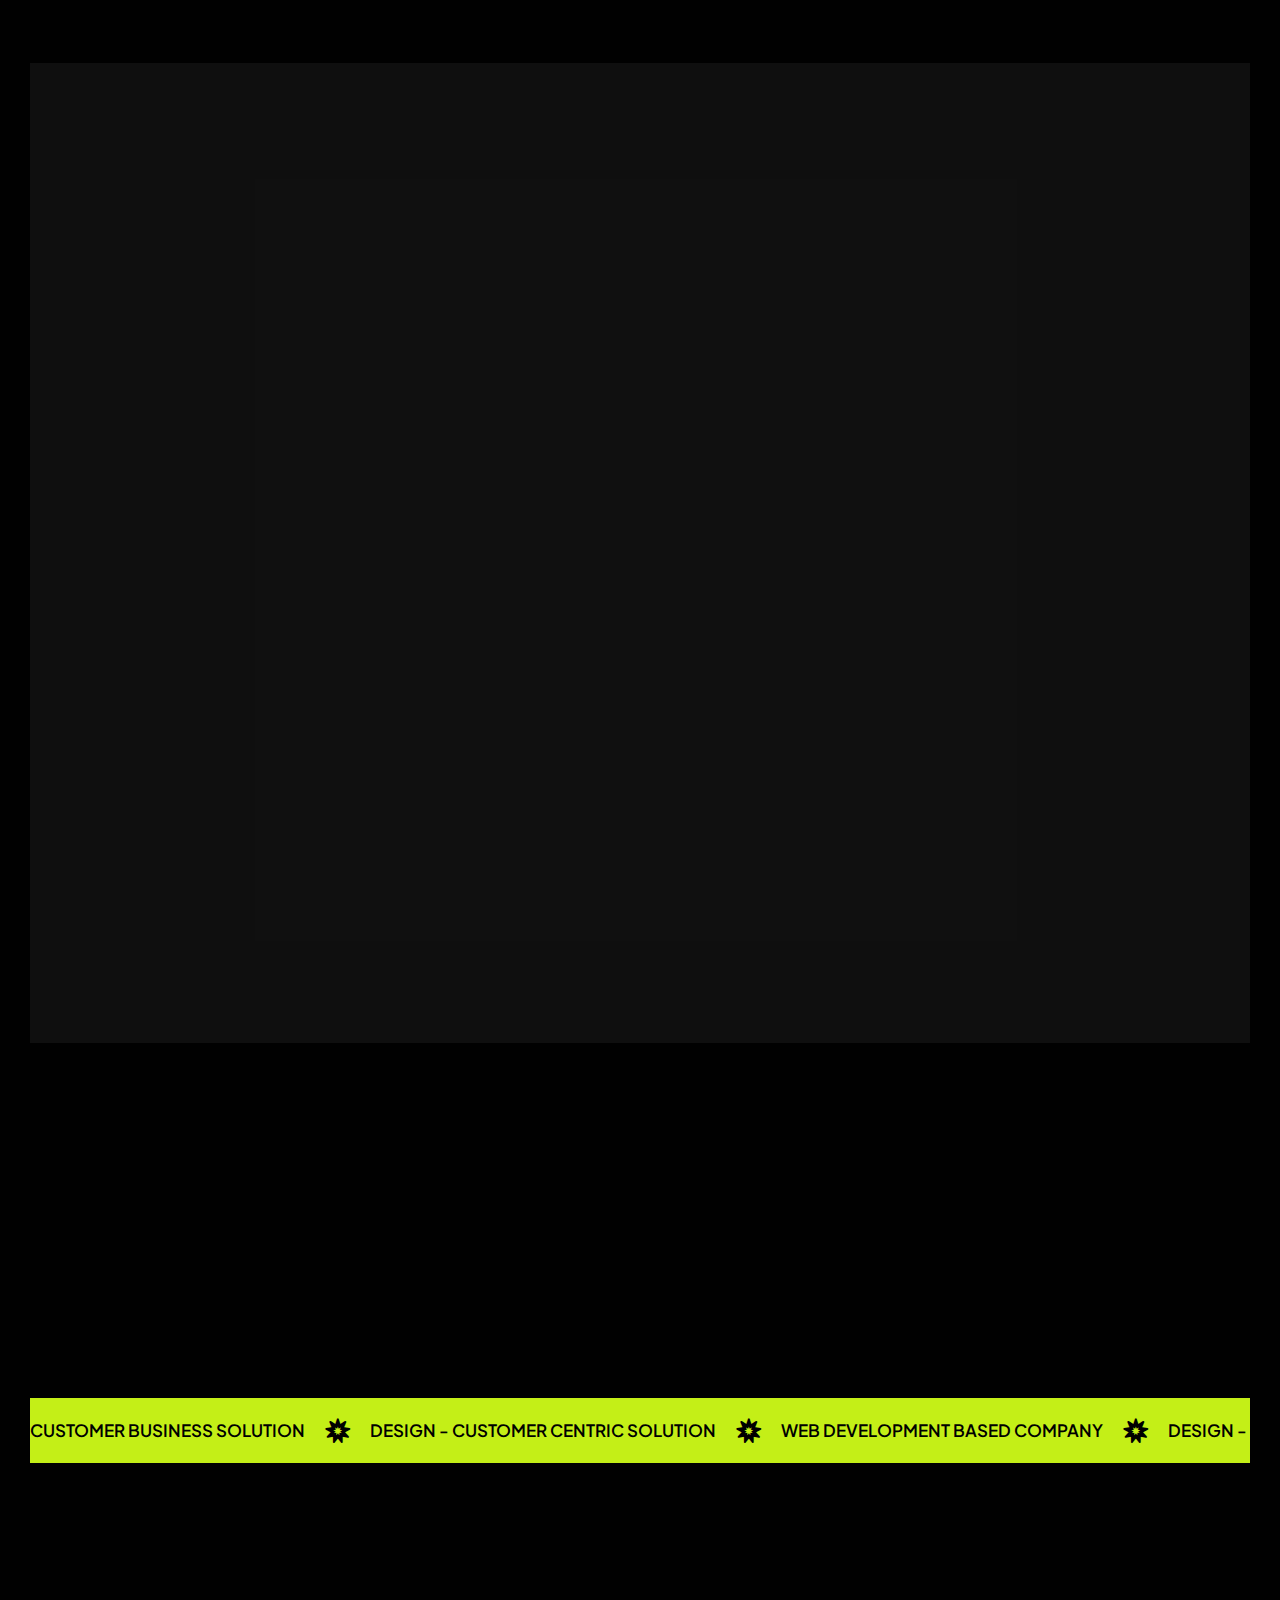
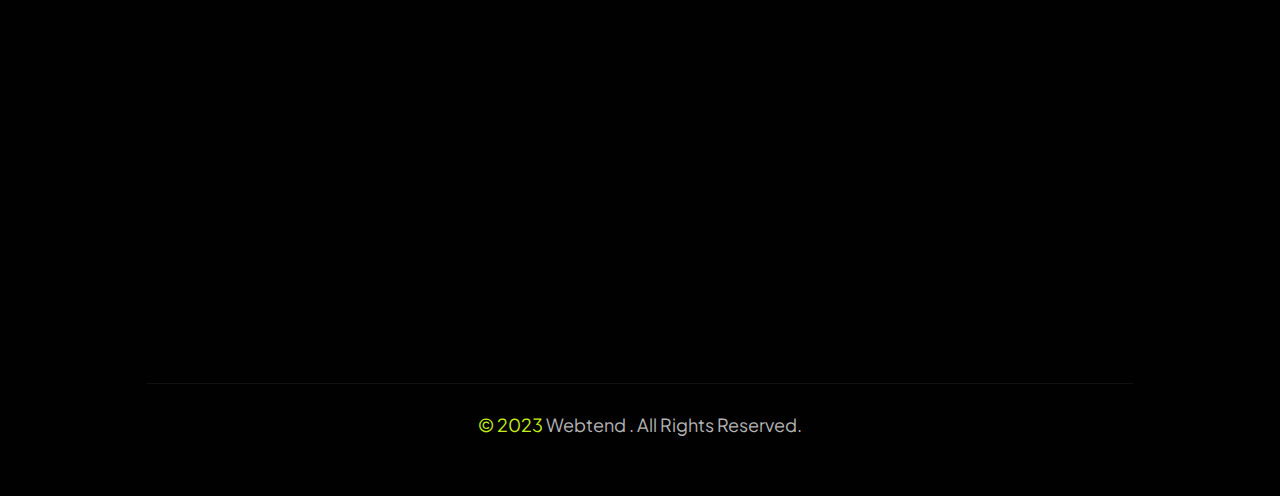
<file: faqs.html>
<!DOCTYPE html>
<html lang="zxx">
<head>
    <!-- Required meta tags -->
    <meta charset="utf-8">
    <meta name="description" content="">
    <meta http-equiv="X-UA-Compatible" content="IE=edge">
    <meta name="viewport" content="width=device-width, initial-scale=1, shrink-to-fit=no">

    <!-- Title -->
    <title>Agincy - Digital Agency HTML Template || Faq</title>
    <!-- Favicon Icon -->
    <link rel="shortcut icon" href="assets/images/logos/favicon.png" type="image/x-icon">
    <!-- Google Fonts -->
    <link href="https://fonts.googleapis.com/css2?family=Playfair+Display:ital,wght@1,400;1,700&family=Plus+Jakarta+Sans:wght@400;500;600;700&display=swap" rel="stylesheet">
    
    <!-- Flaticon -->
    <link rel="stylesheet" href="assets/css/flaticon.min.css">
    <!-- Font Awesome -->
    <link rel="stylesheet" href="assets/css/fontawesome-5.14.0.min.css">
    <!-- Bootstrap -->
    <link rel="stylesheet" href="assets/css/bootstrap.min.css">
    <!-- Magnific Popup -->
    <link rel="stylesheet" href="assets/css/magnific-popup.min.css">
    <!-- Nice Select -->
    <link rel="stylesheet" href="assets/css/nice-select.min.css">
    <!-- Animate -->
    <link rel="stylesheet" href="assets/css/animate.min.css">
    <!-- Slick -->
    <link rel="stylesheet" href="assets/css/slick.min.css">
    <!-- Main Style -->
    <link rel="stylesheet" href="assets/css/style.css">
    
</head>
<body>
    <div class="page-wrapper">

        <!-- Preloader -->
        <div class="preloader"><div class="custom-loader"></div></div>

        <!-- main header -->
        <header class="main-header">
            <!--Header-Upper-->
            <div class="header-upper">
                <div class="container container-1695 clearfix">

                    <div class="header-inner rpy-10 rel d-flex align-items-center">
                        <div class="logo-outer">
                            <div class="logo"><a href="index.html"><img src="assets/images/logos/logo.png" alt="Logo" title="Logo"></a></div>
                        </div>

                        <div class="nav-outer ms-lg-auto clearfix">
                            <!-- Main Menu -->
                            <nav class="main-menu navbar-expand-lg">
                                <div class="navbar-header">
                                   <div class="mobile-logo">
                                       <a href="index.html">
                                            <img src="assets/images/logos/logo.png" alt="Logo" title="Logo">
                                       </a>
                                   </div>
                                   
                                    <!-- Toggle Button -->
                                    <button type="button" class="navbar-toggle" data-bs-toggle="collapse" data-bs-target=".navbar-collapse">
                                        <span class="icon-bar"></span>
                                        <span class="icon-bar"></span>
                                        <span class="icon-bar"></span>
                                    </button>
                                </div>

                                <div class="navbar-collapse collapse clearfix">
                                    <ul class="navigation clearfix">
                                        <li class="dropdown"><a href="#">Home</a>
                                            <ul>
                                                <li><a href="index.html">Home One</a></li>
                                                <li><a href="index2.html">Home Two</a></li>
                                                <li><a href="index3.html">Home Three</a></li>
                                            </ul>
                                        </li>
                                        <li class="dropdown"><a href="#">pages</a>
                                            <ul>
                                                <li><a href="about.html">About Us</a></li>
                                                <li><a href="faqs.html">faqs</a></li>
                                                <li class="dropdown"><a href="#">Products</a>
                                                    <ul>
                                                        <li><a href="shop.html">our Products</a></li>
                                                        <li><a href="portfolio-details.html">Product Details</a></li>
                                                    </ul>
                                                </li>
                                                <li class="dropdown"><a href="#">Team</a>
                                                    <ul>
                                                        <li><a href="team.html">Team Members</a></li>
                                                        <li><a href="team-details.html">Team Details</a></li>
                                                    </ul>
                                                </li>
                                                <li><a href="404.html">404 error</a></li>
                                            </ul>
                                        </li>
                                        <li class="dropdown"><a href="#">Services</a>
                                            <ul>
                                                <li><a href="services.html">Our Services</a></li>
                                                <li><a href="service-details.html">Service Details</a></li>
                                            </ul>
                                        </li>
                                        <li class="dropdown"><a href="#">Portfolio</a>
                                            <ul>
                                                <li><a href="portfolio.html">Portfolio One</a></li>
                                                <li><a href="portfolio2.html">Portfolio Two</a></li>
                                                <li><a href="portfolio3.html">Portfolio Three</a></li>
                                                <li><a href="portfolio-details.html">Portfolio Details</a></li>
                                            </ul>
                                        </li>
                                        <li class="dropdown"><a href="#">blog</a>
                                            <ul>
                                                <li><a href="blog.html">blog v1</a></li>
                                                <li><a href="blog-v2.html">blog v2</a></li>
                                                <li><a href="blog-details.html">blog details</a></li>
                                            </ul>
                                        </li>
                                        <li><a href="contact.html">Contact</a></li>
                                    </ul>
                                </div>

                            </nav>
                            <!-- Main Menu End-->
                        </div>
                        
                        <!-- Menu Button -->
                        <div class="menu-btns ms-lg-auto">
                            <button class="cart"><i class="far fa-shopping-cart"></i></button>
                            
                            <!-- menu sidbar -->
                            <div class="menu-sidebar">
                                <button><img src="assets/images/icons/toggler.png" alt="Toggler"></button>
                            </div>
                            <a href="contact.html" class="theme-btn">let,s talk</a>
                        </div>
                    </div>
                </div>
            </div>
            <!--End Header Upper-->
        </header>
       

        <!--Form Back Drop-->
        <div class="form-back-drop"></div>
        
        <!-- Hidden Sidebar -->
        <section class="hidden-bar">
            <div class="inner-box text-center">
                <div class="cross-icon"><span class="fa fa-times"></span></div>
                <div class="title">
                    <h4>Get Appointment</h4>
                </div>

                <!--Appointment Form-->
                <div class="appointment-form">
                    <form method="post" action="contact.html">
                        <div class="form-group">
                            <input type="text" name="text" value="" placeholder="Name" required>
                        </div>
                        <div class="form-group">
                            <input type="email" name="email" value="" placeholder="Email Address" required>
                        </div>
                        <div class="form-group">
                            <textarea placeholder="Message" rows="5"></textarea>
                        </div>
                        <div class="form-group">
                            <button type="submit" class="theme-btn style-two">Submit now</button>
                        </div>
                    </form>
                </div>

                <!--Social Icons-->
                <div class="social-style-one">
                    <a href="#"><i class="fab fa-twitter"></i></a>
                    <a href="#"><i class="fab fa-facebook-f"></i></a>
                    <a href="#"><i class="fab fa-instagram"></i></a>
                    <a href="#"><i class="fab fa-pinterest-p"></i></a>
                </div>
            </div>
        </section>
        <!--End Hidden Sidebar -->
        
        
        <!-- Page Banner Start -->
        <section class="page-banner-area pt-135 rpt-95 pb-110 rpb-70 rel z-1 bgs-cover text-center" style="background-image: url(assets/images/background/banner-bg.png);">
            <div class="container">
                <div class="banner-inner text-white wow fadeInUp delay-0-2s">
                    <nav aria-label="breadcrumb">
                        <ol class="breadcrumb justify-content-center">
                            <li class="breadcrumb-item"><a href="index.html">Home</a></li>
                            <li class="breadcrumb-item active">Faq</li>
                        </ol>
                    </nav>
                    <h1 class="page-title" style="background-image: url(assets/images/shapes/heading-text.jpg);">Faq</h1>
                </div>
            </div>
        </section>
        <!-- Page Banner End -->
        
        
        <!-- FAQ Area start -->
        <section class="faq-area pt-135 rpt-100 rel z-1 bgs-cover" style="background-image: url(assets/images/faqs/faq-bg.jpg);">
            <div class="faq-section-inner rel">
                <div class="faq-image-part bgs-cover" style="background-image: url(assets/images/faqs/faq.jpg);">
                    <div class="headline-wrap style-three color-black">
                        <span class="marquee-wrap bg-white py-15">
                           <span class="marquee-inner left">
                                <span class="marquee-item"><b>customer business solution</b><i class="fas fa-bahai"></i></span>
                                <span class="marquee-item"><b><span>design</span> - customer centric solution</b><i class="fas fa-bahai"></i></span>
                                <span class="marquee-item"><b>web development based company</b><i class="fas fa-bahai"></i></span>
                                <span class="marquee-item"><b><span>design</span> - customer centric solution</b><i class="fas fa-bahai"></i></span>
                                <span class="marquee-item"><b>marketing based devlopment</b><i class="fas fa-bahai"></i></span>
                           </span>
                           <span class="marquee-inner left">
                                <span class="marquee-item"><b>customer business solution</b><i class="fas fa-bahai"></i></span>
                                <span class="marquee-item"><b><span>design</span> - customer centric solution</b><i class="fas fa-bahai"></i></span>
                                <span class="marquee-item"><b>web development based company</b><i class="fas fa-bahai"></i></span>
                                <span class="marquee-item"><b><span>design</span> - customer centric solution</b><i class="fas fa-bahai"></i></span>
                                <span class="marquee-item"><b>marketing based devlopment</b><i class="fas fa-bahai"></i></span>
                           </span>
                           <span class="marquee-inner left">
                                <span class="marquee-item"><b>customer business solution</b><i class="fas fa-bahai"></i></span>
                                <span class="marquee-item"><b><span>design</span> - customer centric solution</b><i class="fas fa-bahai"></i></span>
                                <span class="marquee-item"><b>web development based company</b><i class="fas fa-bahai"></i></span>
                                <span class="marquee-item"><b><span>design</span> - customer centric solution</b><i class="fas fa-bahai"></i></span>
                                <span class="marquee-item"><b>marketing based devlopment</b><i class="fas fa-bahai"></i></span>
                           </span>
                        </span>
                    </div>
               </div>
                <div class="container">
                    <div class="row align-items-center">
                        <div class="col-lg-6 offset-lg-6 wow fadeInLeft delay-0-2s">
                            <div class="faq-content-part mb-25 rmb-0">
                                <div class="section-title mb-35">
                                    <span class="sub-title mb-10">Trusted web design agency</span>
                                    <h2>Frequently Ask Ques -tion for everyone</h2>
                                </div>
                                <div class="accordion" id="faq-accordion">
                                    <div class="accordion-item">
                                        <h5 class="accordion-header">
                                            <button class="accordion-button collapsed" data-bs-toggle="collapse" data-bs-target="#collapseOne">
                                               01. What is the importance of doors and windows ?
                                            </button>
                                        </h5>
                                        <div id="collapseOne" class="accordion-collapse collapse" data-bs-parent="#faq-accordion">
                                            <div class="accordion-body">
                                                <p>To take a trivial example which undertakes laborious physical exercise except to obtain some advantage pleasure annoying consequences</p>
                                            </div>
                                        </div>
                                    </div>
                                    <div class="accordion-item">
                                        <h5 class="accordion-header">
                                            <button class="accordion-button" data-bs-toggle="collapse" data-bs-target="#collapseTwo">
                                                02. Can I use the demos made by Ewebot ?
                                            </button>
                                        </h5>
                                        <div id="collapseTwo" class="accordion-collapse collapse show" data-bs-parent="#faq-accordion">
                                            <div class="accordion-body">
                                                <p>Ne summo dictas pertinacia nam. Illum cetero vocent ei vim, case regione signiferumque vim te. Ex mea quem munere lobortis. Duis aute irure dolor in reprehenderit in voluptate velit esse cillum.</p>
                                            </div>
                                        </div>
                                    </div>
                                    <div class="accordion-item">
                                        <h5 class="accordion-header">
                                            <button class="accordion-button collapsed" data-bs-toggle="collapse" data-bs-target="#collapseThree">
                                                03. Why didn’t you showcase my submission ?
                                            </button>
                                        </h5>
                                        <div id="collapseThree" class="accordion-collapse collapse" data-bs-parent="#faq-accordion">
                                            <div class="accordion-body">
                                                <p>To take a trivial example which undertakes laborious physical exercise except to obtain some advantage pleasure annoying consequences</p>
                                            </div>
                                        </div>
                                    </div>
                                    <div class="accordion-item">
                                        <h5 class="accordion-header">
                                            <button class="accordion-button collapsed" data-bs-toggle="collapse" data-bs-target="#collapseFour">
                                               04. What everybody ought to know about digital ?
                                            </button>
                                        </h5>
                                        <div id="collapseFour" class="accordion-collapse collapse" data-bs-parent="#faq-accordion">
                                            <div class="accordion-body">
                                                <p>To take a trivial example which undertakes laborious physical exercise except to obtain some advantage pleasure annoying consequences</p>
                                            </div>
                                        </div>
                                    </div>
                                </div>
                            </div>
                        </div>
                    </div>
                </div>
                <div class="faq-shape"><img src="assets/images/icons/star.png" alt="Star"></div>
            </div>
        </section>
        <!-- FAQ Area end -->
        
        
        <!-- Headline area start -->
        <div class="headline-area-big pt-115 rpt-65 pb-130 rpb-100">
            <div class="headline-wrap">
                <span class="marquee-heading-two">
                   <span class="marquee-inner left">
                        <span class="marquee-item"><a href="#">design</a>  <span>/</span>  <a href="#">development</a>  <span>/</span>  <a href="#">marketng</a> <span>/</span></span>
                        <span class="marquee-item"><a href="#">design</a>  <span>/</span>  <a href="#">development</a>  <span>/</span>  <a href="#">marketng</a> <span>/</span></span>
                        <span class="marquee-item"><a href="#">design</a>  <span>/</span>  <a href="#">development</a>  <span>/</span>  <a href="#">marketng</a> <span>/</span></span>
                   </span>
                </span>
             </div>
        </div>
        <!-- Headline Area end -->
        
        
        <!-- Contact Page Area start -->
        <section class="contact-page bgc-lighter py-130 rpy-100 rel z-1">
            <div class="container">
                <div class="row justify-content-between">
                    <div class="col-xl-5 col-lg-6">
                        <div class="contact-info-part-two rmb-55 wow fadeInLeft delay-0-2s">
                            <div class="section-title mb-20">
                                <h2>Get in touch</h2>
                            </div>
                            <p>Lorem ipsum dolor sit amet consectetur adipiscing elit mattis faucibus odio feugiat arc dolor.</p>
                            <div class="row mt-65">
                                <div class="col-sm-6">
                                    <div class="c-info-item">
                                        <span class="title">Contact</span>
                                        <h6><a href="callto:+(2)871382023">+(2) 871 382 023</a></h6>
                                    </div>
                                </div>
                                <div class="col-sm-6">
                                    <div class="c-info-item">
                                        <span class="title">Email</span>
                                        <h6><a href="mailto:hello@joyamen.com">hello@joyamen.com</a></h6>
                                    </div>
                                </div>
                                <div class="col-sm-6">
                                    <div class="c-info-item">
                                        <span class="title">Address</span>
                                        <h6>Jackpark, Ghana</h6>
                                    </div>
                                </div>
                                <div class="col-sm-6">
                                    <div class="c-info-item">
                                        <span class="title">Follow</span>
                                        <div class="social-style-two">
                                            <a href="#"><i class="fab fa-twitter"></i></a>
                                            <a href="#"><i class="fab fa-facebook-f"></i></a>
                                            <a href="#"><i class="fab fa-instagram"></i></a>
                                            <a href="#"><i class="fab fa-pinterest-p"></i></a>
                                        </div>
                                    </div>
                                </div>
                            </div>
                        </div>
                    </div>
                    <div class="col-lg-6">
                        <div class="contact-content-part style-two wow fadeInRight delay-0-2s">
                            <h3>Fill Up The Form</h3>
                            <p>Your email address will not be published. Required fields are marked *</p>
                            <form action="#" method="post">
                                <div class="form-group">
                                    <label for="name"><i class="far fa-user"></i></label>
                                    <input type="text" id="name" name="name" class="form-control" value="" placeholder="Your Name*">
                                </div>
                                <div class="form-group">
                                    <label for="email"><i class="far fa-envelope"></i></label>
                                    <input type="email" id="email" name="email" class="form-control" value="" placeholder="Email Address*">
                                </div>
                                <div class="form-group">
                                    <label for="message"><i class="far fa-edit"></i></label>
                                    <textarea name="message" id="message" class="form-control" rows="4" placeholder="Enter Your Messege here" required ></textarea>
                                </div>
                                <button type="submit" class="theme-btn style-two"><i class="fal fa-paper-plane"></i> Get In Touch</button>
                            </form>
                        </div>
                    </div>
                </div>
            </div>
        </section>
        <!-- Contact Page Area end -->
        
          
        <!-- Lets Talk Area start -->
        <div class="lets-talk-area text-center pt-110 rpt-80 pb-75 rpb-100">
            <div class="container">
                <a href="contact.html" class="lets-talk-text wow zoomIn delay-0-2s">Let’s Talk <i class="fal fa-arrow-right"></i></a>
            </div>
        </div>
        <!-- Lets Talk Area end -->
           

        <!-- Headline area start -->
        <div class="headline-area bgc-primary py-20">
            <div class="headline-wrap style-two color-black">
                <span class="marquee-wrap">
                   <span class="marquee-inner left">
                        <span class="marquee-item"><b>customer business solution</b><i class="fas fa-bahai"></i></span>
                        <span class="marquee-item"><b><span>design</span> - customer centric solution</b><i class="fas fa-bahai"></i></span>
                        <span class="marquee-item"><b>web development based company</b><i class="fas fa-bahai"></i></span>
                        <span class="marquee-item"><b><span>design</span> - customer centric solution</b><i class="fas fa-bahai"></i></span>
                        <span class="marquee-item"><b>marketing based devlopment</b><i class="fas fa-bahai"></i></span>
                   </span>
                   <span class="marquee-inner left">
                        <span class="marquee-item"><b>customer business solution</b><i class="fas fa-bahai"></i></span>
                        <span class="marquee-item"><b><span>design</span> - customer centric solution</b><i class="fas fa-bahai"></i></span>
                        <span class="marquee-item"><b>web development based company</b><i class="fas fa-bahai"></i></span>
                        <span class="marquee-item"><b><span>design</span> - customer centric solution</b><i class="fas fa-bahai"></i></span>
                        <span class="marquee-item"><b>marketing based devlopment</b><i class="fas fa-bahai"></i></span>
                   </span>
                   <span class="marquee-inner left">
                        <span class="marquee-item"><b>customer business solution</b><i class="fas fa-bahai"></i></span>
                        <span class="marquee-item"><b><span>design</span> - customer centric solution</b><i class="fas fa-bahai"></i></span>
                        <span class="marquee-item"><b>web development based company</b><i class="fas fa-bahai"></i></span>
                        <span class="marquee-item"><b><span>design</span> - customer centric solution</b><i class="fas fa-bahai"></i></span>
                        <span class="marquee-item"><b>marketing based devlopment</b><i class="fas fa-bahai"></i></span>
                   </span>
                </span>
             </div>
        </div>
        <!-- Headline Area end -->
           

        <!-- footer area start -->
        <footer class="main-footer pt-130 rpt-100 footer-two rel z-1">
            <div class="container">
                <div class="row justify-content-between">
                    <div class="col-xl-3 col-lg-5 col-sm-8">
                        <div class="footer-widget widget-about wow fadeInUp delay-0-2s">
                            <div class="footer-logo mb-15">
                                <a href="index.html"><img src="assets/images/logos/logo.png" alt="Logo"></a>
                            </div>
                            <p>The world’s first and largest digital market for crypto collectibles and non-fungible</p>
                            <ul class="list-style-one">
                               <li><i class="fas fa-envelope-open"></i> <a href="mailto:Info@webmail.com">Info@webmail.com</a></li>
                               <li><i class="fas fa-phone"></i> <a href="callto:6845550102490">684 555-0102 490</a></li>
                                <li><i class="fas fa-map-marked-alt"></i> 6391 Elgin St. Celina, NYC 10299</li>
                           </ul>
                        </div>
                    </div>
                    <div class="col-xl-2 col-lg-3 col-sm-4">
                        <div class="footer-widget widget-links wow fadeInUp delay-0-3s">
                            <h5 class="footer-title">Services Req</h5>
                            <ul>
                                <li><a href="about.html">About Us</a></li>
                                <li><a href="faqs.html">Faq</a></li>
                                <li><a href="team.html">Our Team</a></li>
                                <li><a href="blog-v2.html">Blog Insights</a></li>
                                <li><a href="contact.html">Contact</a></li>
                            </ul>
                        </div>
                    </div>
                    <div class="col-xl-3 col-lg-4 col-sm-6">
                        <div class="footer-widget widget-gallery wow fadeInUp delay-0-4s">
                            <h5 class="footer-title">Gallery</h5>
                            <div class="gallery">
                                <a href="assets/images/footer/gallery1.jpg">
                                    <img src="assets/images/footer/gallery1.jpg" alt="Gallery">
                                </a>
                                <a href="assets/images/footer/gallery2.jpg">
                                    <img src="assets/images/footer/gallery2.jpg" alt="Gallery">
                                </a>
                                <a href="assets/images/footer/gallery3.jpg">
                                    <img src="assets/images/footer/gallery3.jpg" alt="Gallery">
                                </a>
                                <a href="assets/images/footer/gallery4.jpg">
                                    <img src="assets/images/footer/gallery4.jpg" alt="Gallery">
                                </a>
                                <a href="assets/images/footer/gallery5.jpg">
                                    <img src="assets/images/footer/gallery5.jpg" alt="Gallery">
                                </a>
                                <a href="assets/images/footer/gallery6.jpg">
                                    <img src="assets/images/footer/gallery6.jpg" alt="Gallery">
                                </a>
                            </div>
                        </div>
                    </div>
                    <div class="col-xl-3 col-lg-5 col-sm-6">
                        <div class="footer-widget widget-newsletter wow fadeInUp delay-0-5s">
                            <h5 class="footer-title">newsletter</h5>
                            <form action="#">
                                <div class="newsletter-form mb-20">
                                    <input type="email" placeholder="Enter Email Adress" required>
                                    <button type="submit"><i class="far fa-chevron-double-right"></i></button>
                                </div>
                                <label class="condition" for="condition"><input id="condition" type="checkbox" required> I agree to all your terms and policies</label>
                            </form>
                            <div class="social mt-10">
                                <a href="#"><i class="fab fa-facebook-f"></i></a>
                                <a href="#"><i class="fab fa-twitter"></i></a>
                                <a href="#"><i class="fab fa-instagram"></i></a>
                                <a href="#"><i class="fab fa-pinterest-p"></i></a>
                            </div>
                        </div>
                    </div>
                </div>
            </div>
            <div class="container">
                <div class="row justify-content-center">
                    <div class="col-lg-10">
                        <div class="copyright-text text-center mt-40 rmt-20 py-25">
                            <span>© 2023</span> <a href="index.html">Webtend</a> . All Rights Reserved.
                        </div>
                    </div>
                </div>
            </div>
        </footer>
        <!-- footer area end -->
        
        
        <!-- Scroll Top Button -->
        <button class="scroll-top scroll-to-target" data-target="html"><span class="far fa-angle-double-up"></span></button>

    </div>
    <!--End pagewrapper-->
   
    
    <!-- Jquery -->
    <script src="assets/js/jquery-3.6.0.min.js"></script>
    <!-- Bootstrap -->
    <script src="assets/js/bootstrap.min.js"></script>
    <!-- Appear Js -->
    <script src="assets/js/appear.min.js"></script>
    <!-- Slick -->
    <script src="assets/js/slick.min.js"></script>
    <!-- Magnific Popup -->
    <script src="assets/js/jquery.magnific-popup.min.js"></script>
    <!-- Nice Select -->
    <script src="assets/js/jquery.nice-select.min.js"></script>
    <!-- Image Loader -->
    <script src="assets/js/imagesloaded.pkgd.min.js"></script>
    <!-- Circle Progress -->
    <script src="assets/js/circle-progress.min.js"></script>
    <!-- Skillbar -->
    <script src="assets/js/skill.bars.jquery.min.js"></script>
    <!-- Isotope -->
    <script src="assets/js/isotope.pkgd.min.js"></script>
    <!--  WOW Animation -->
    <script src="assets/js/wow.min.js"></script>
    <!-- Custom script -->
    <script src="assets/js/script.js"></script>

</body>
</html>
</file>
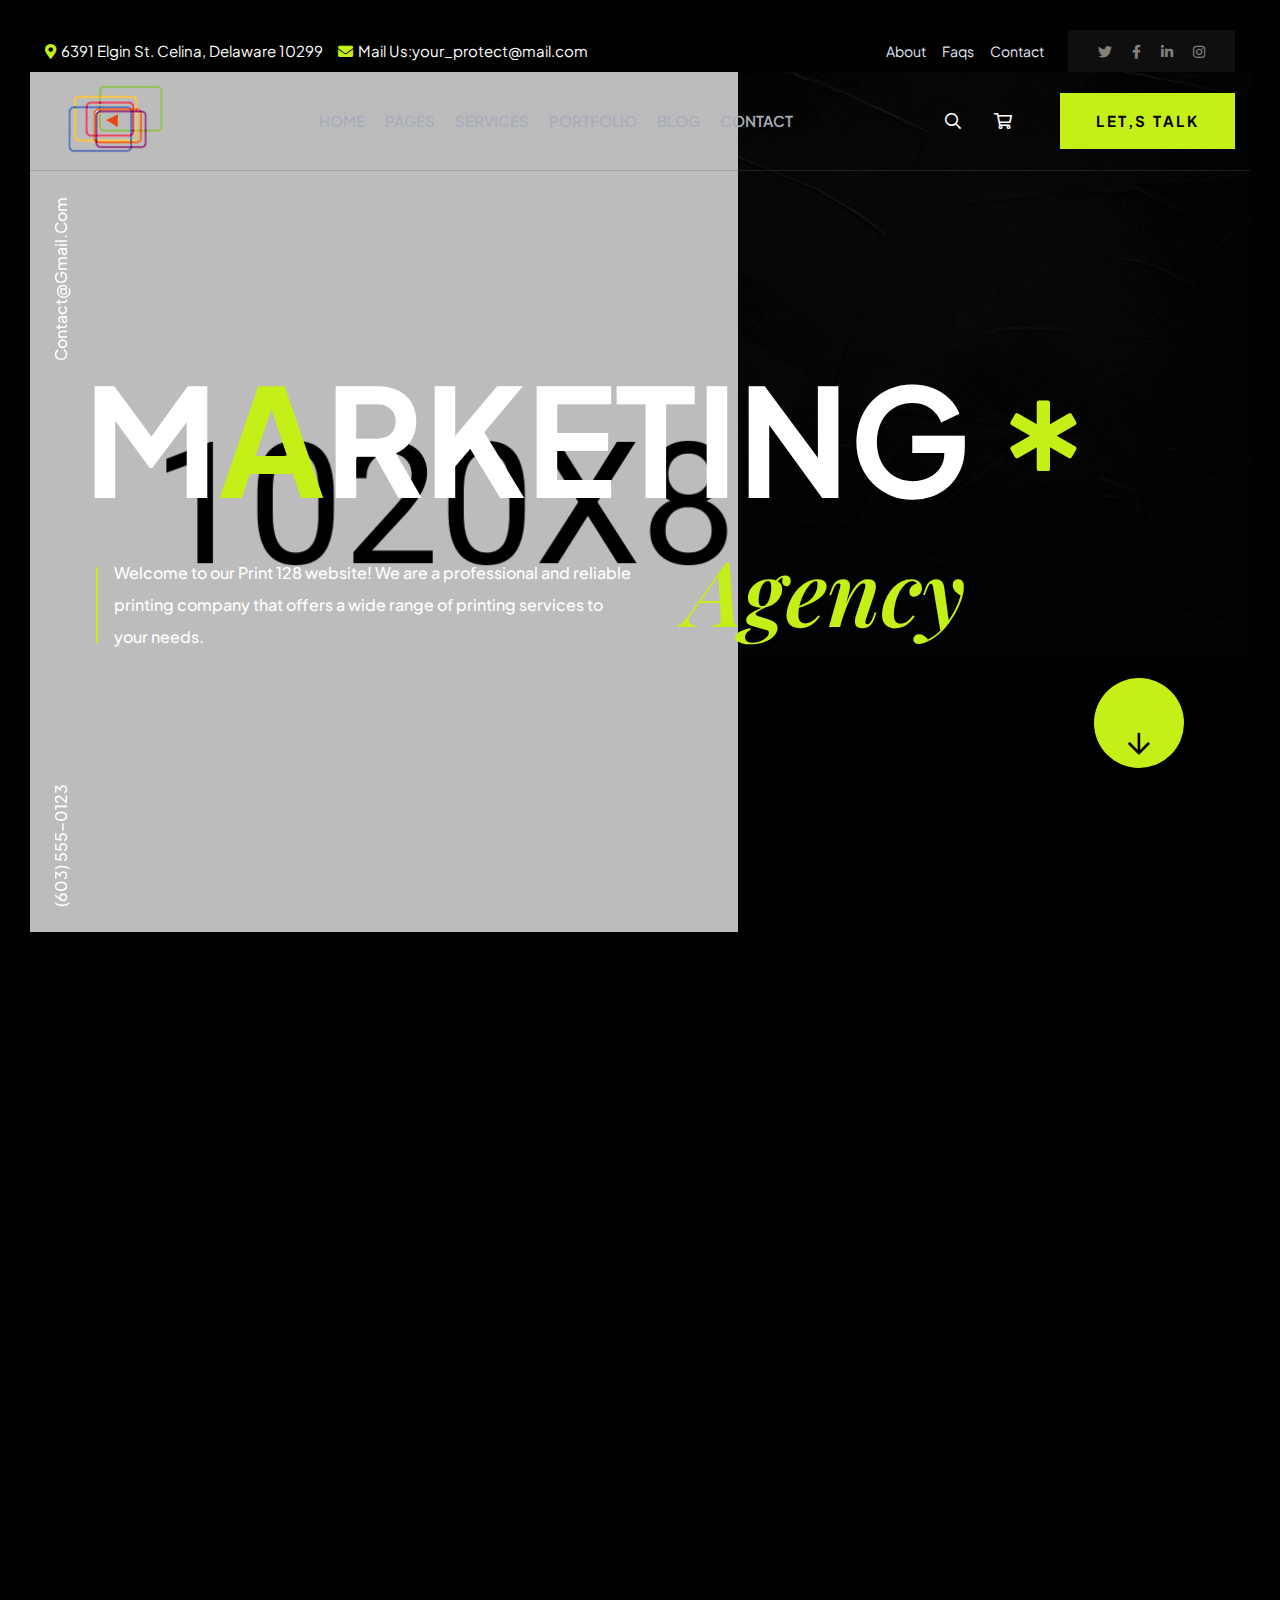
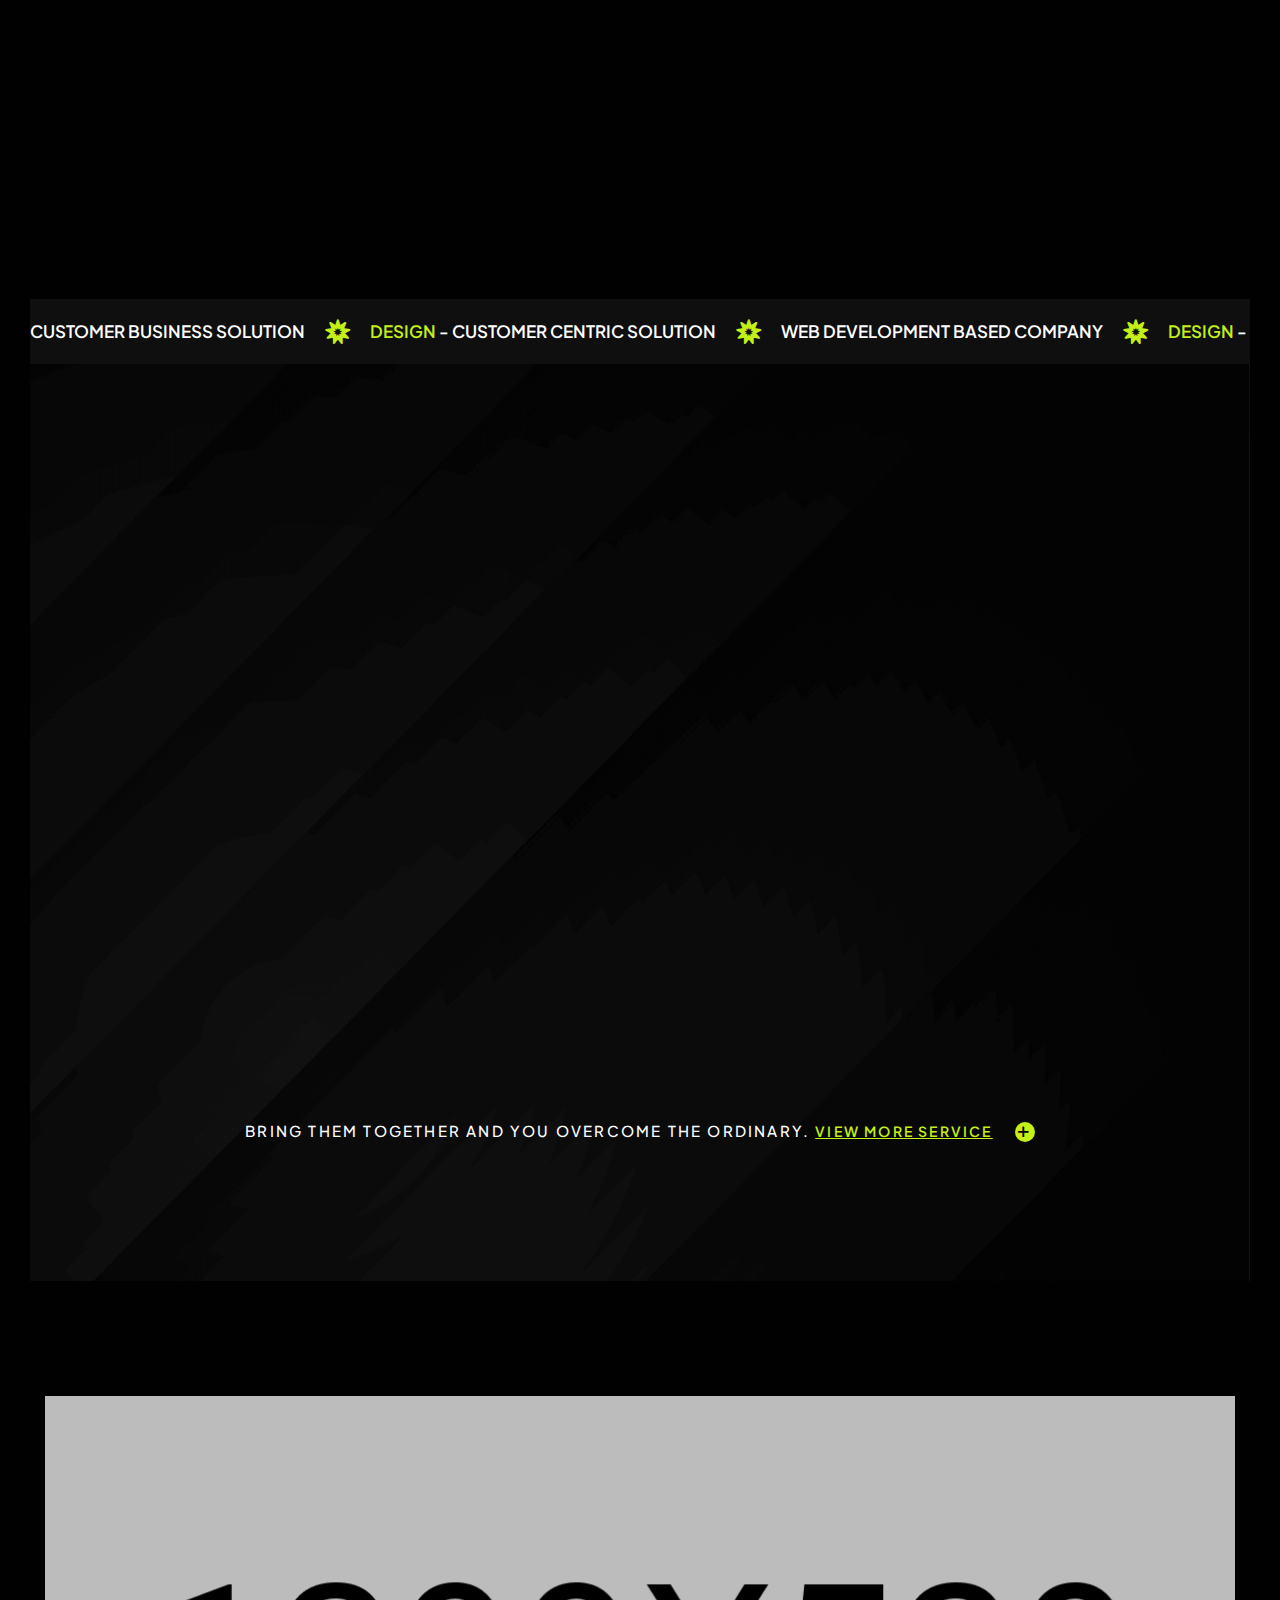
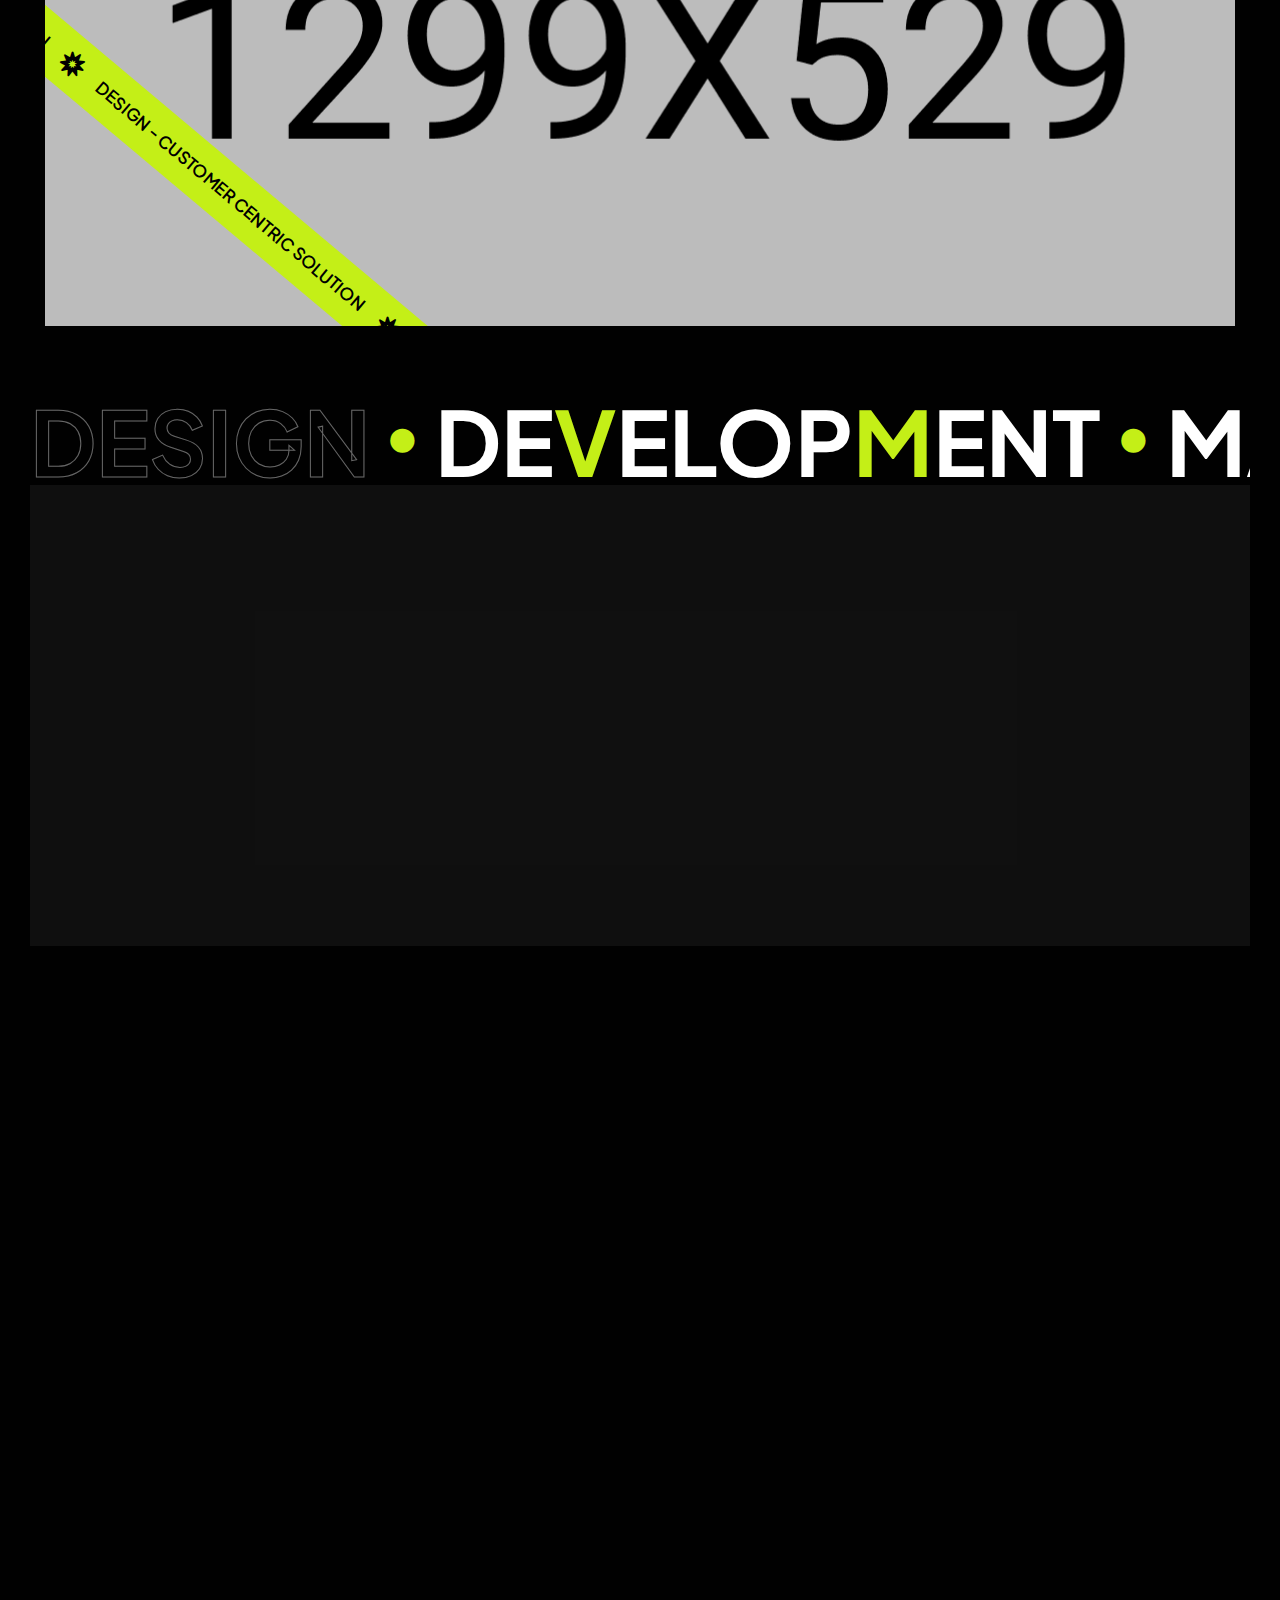
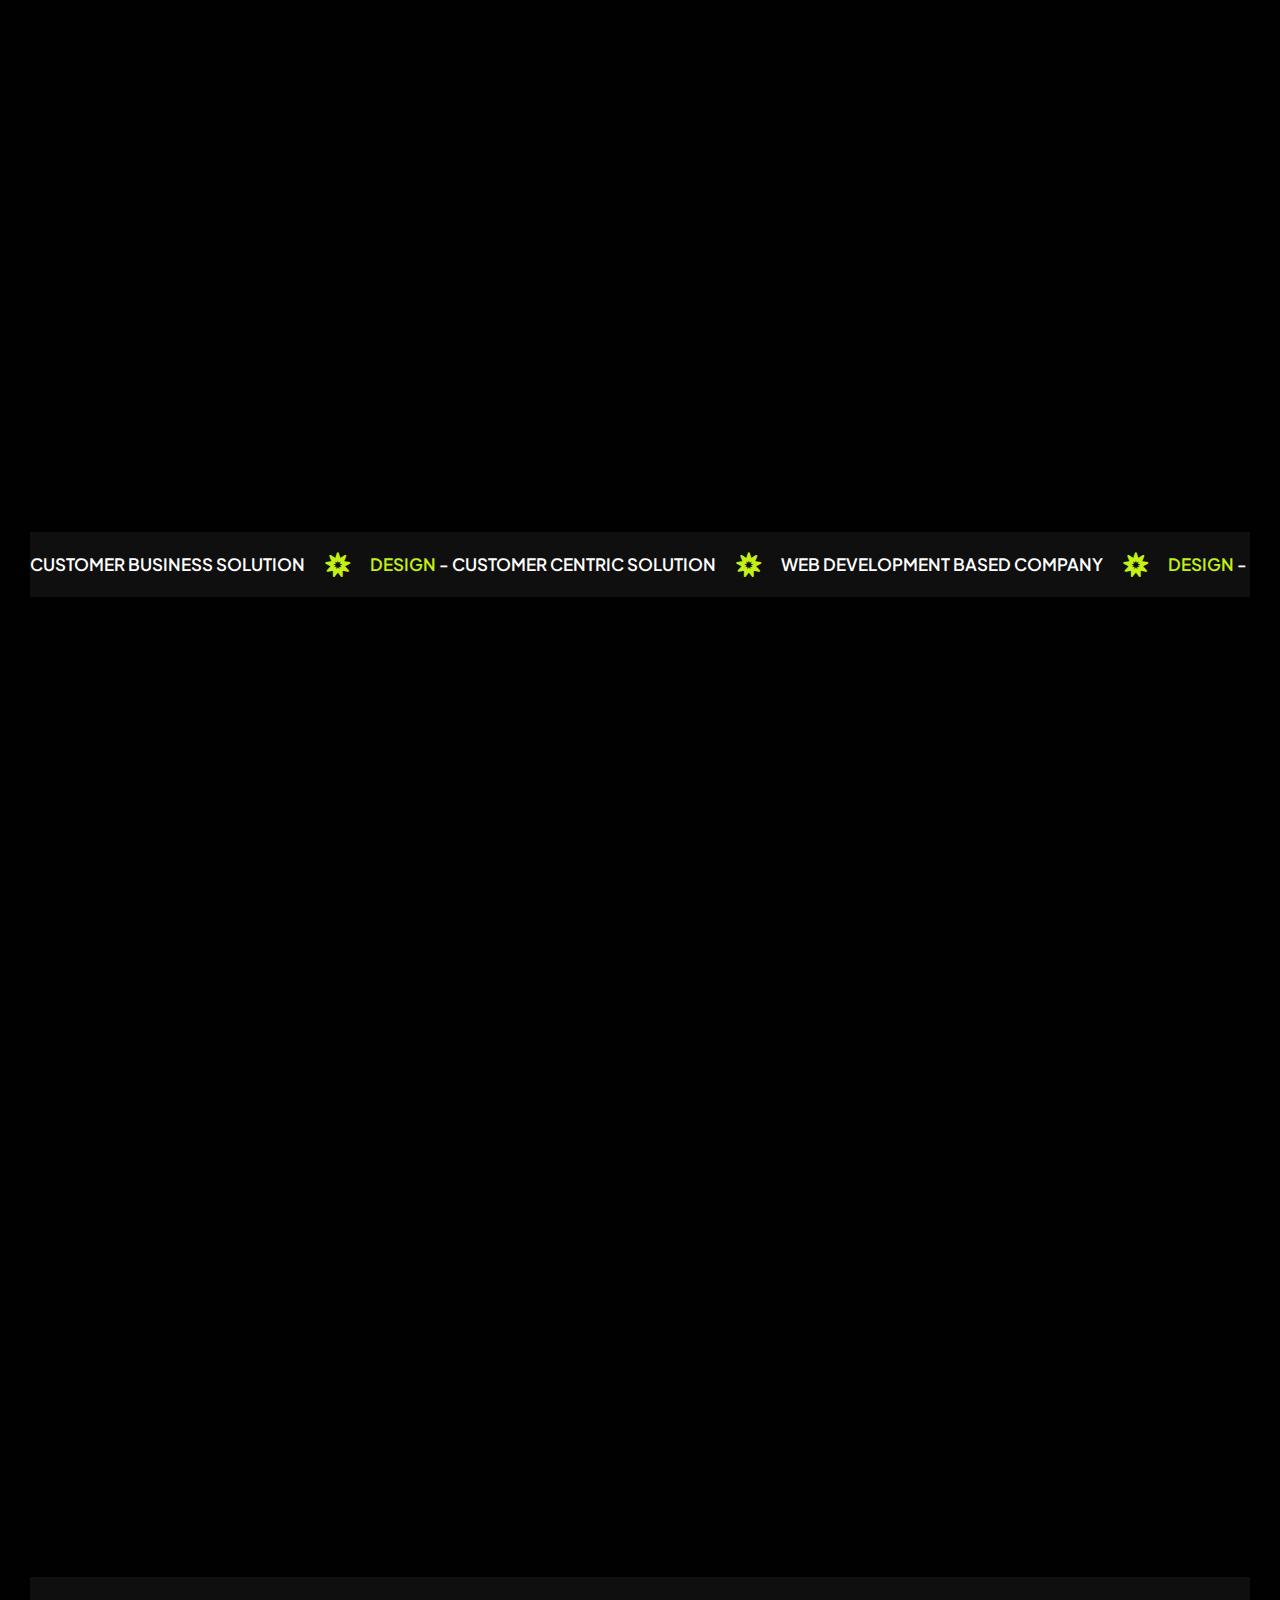
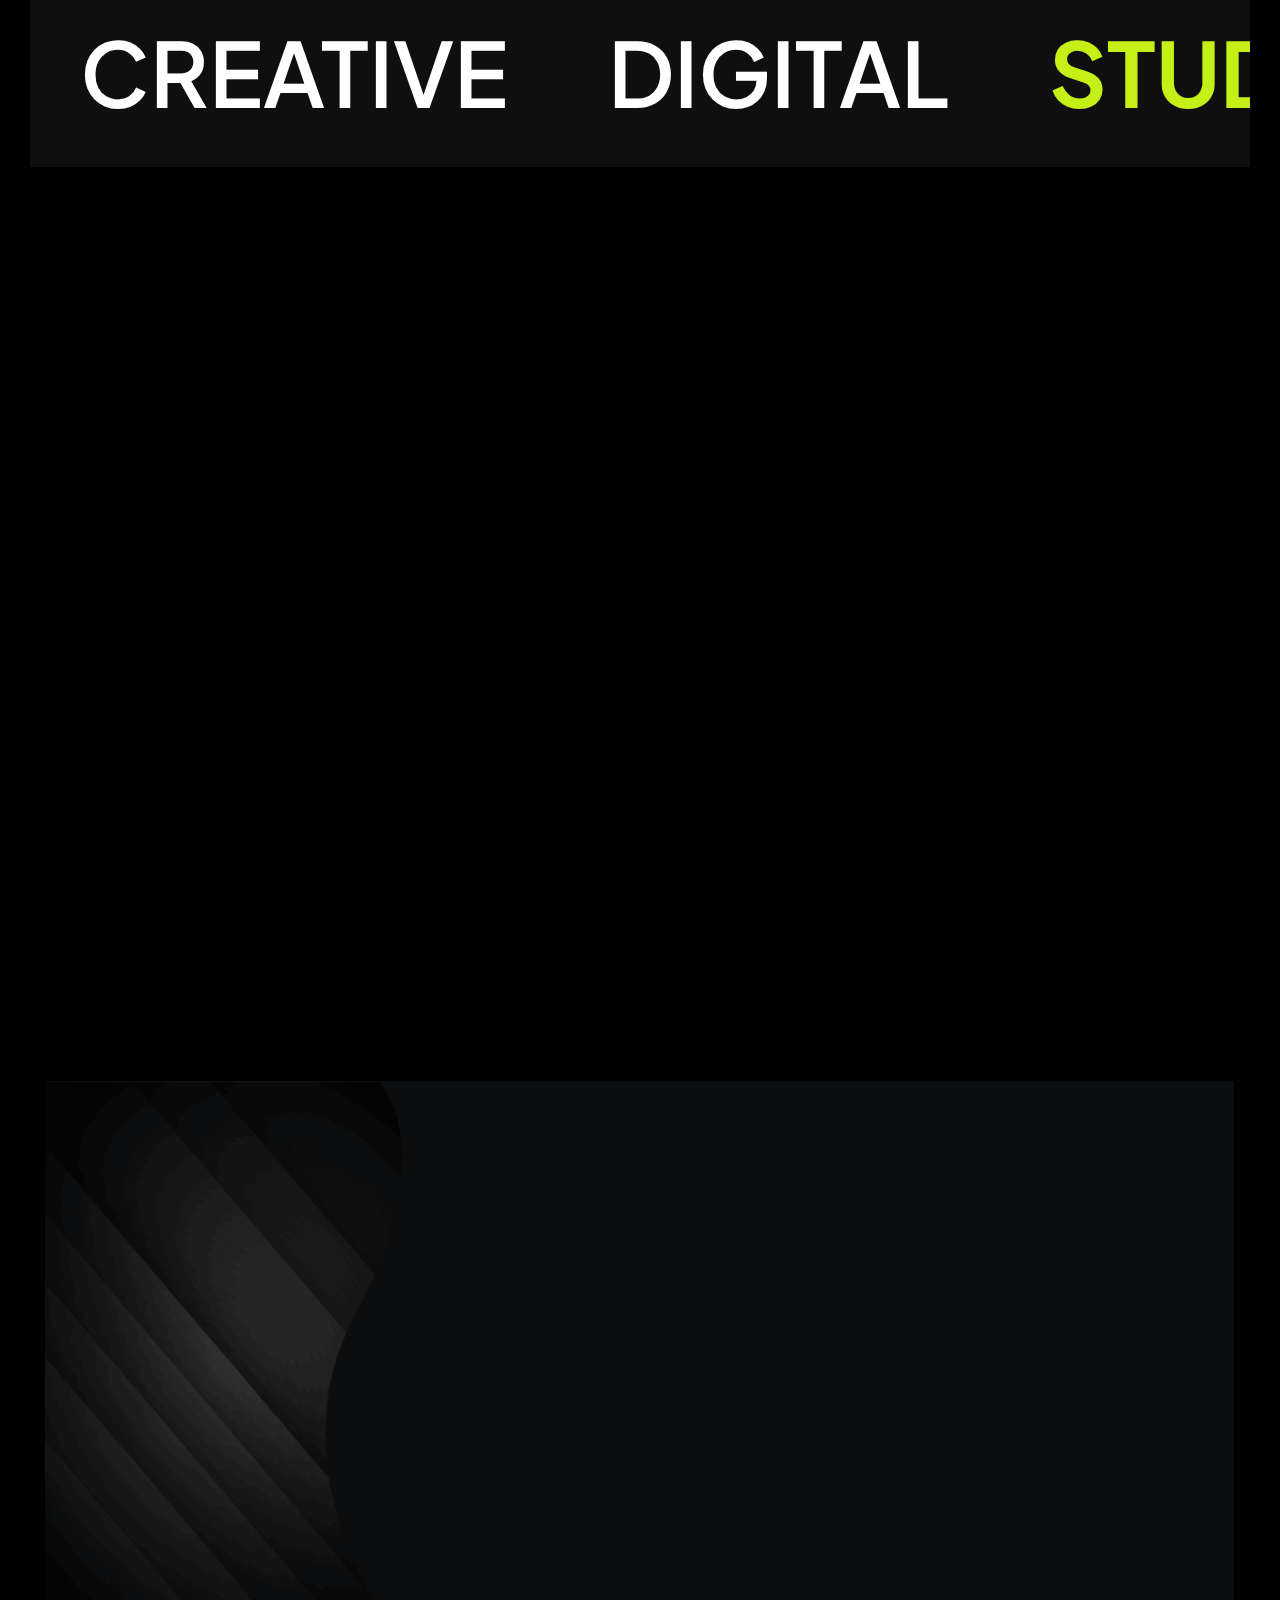
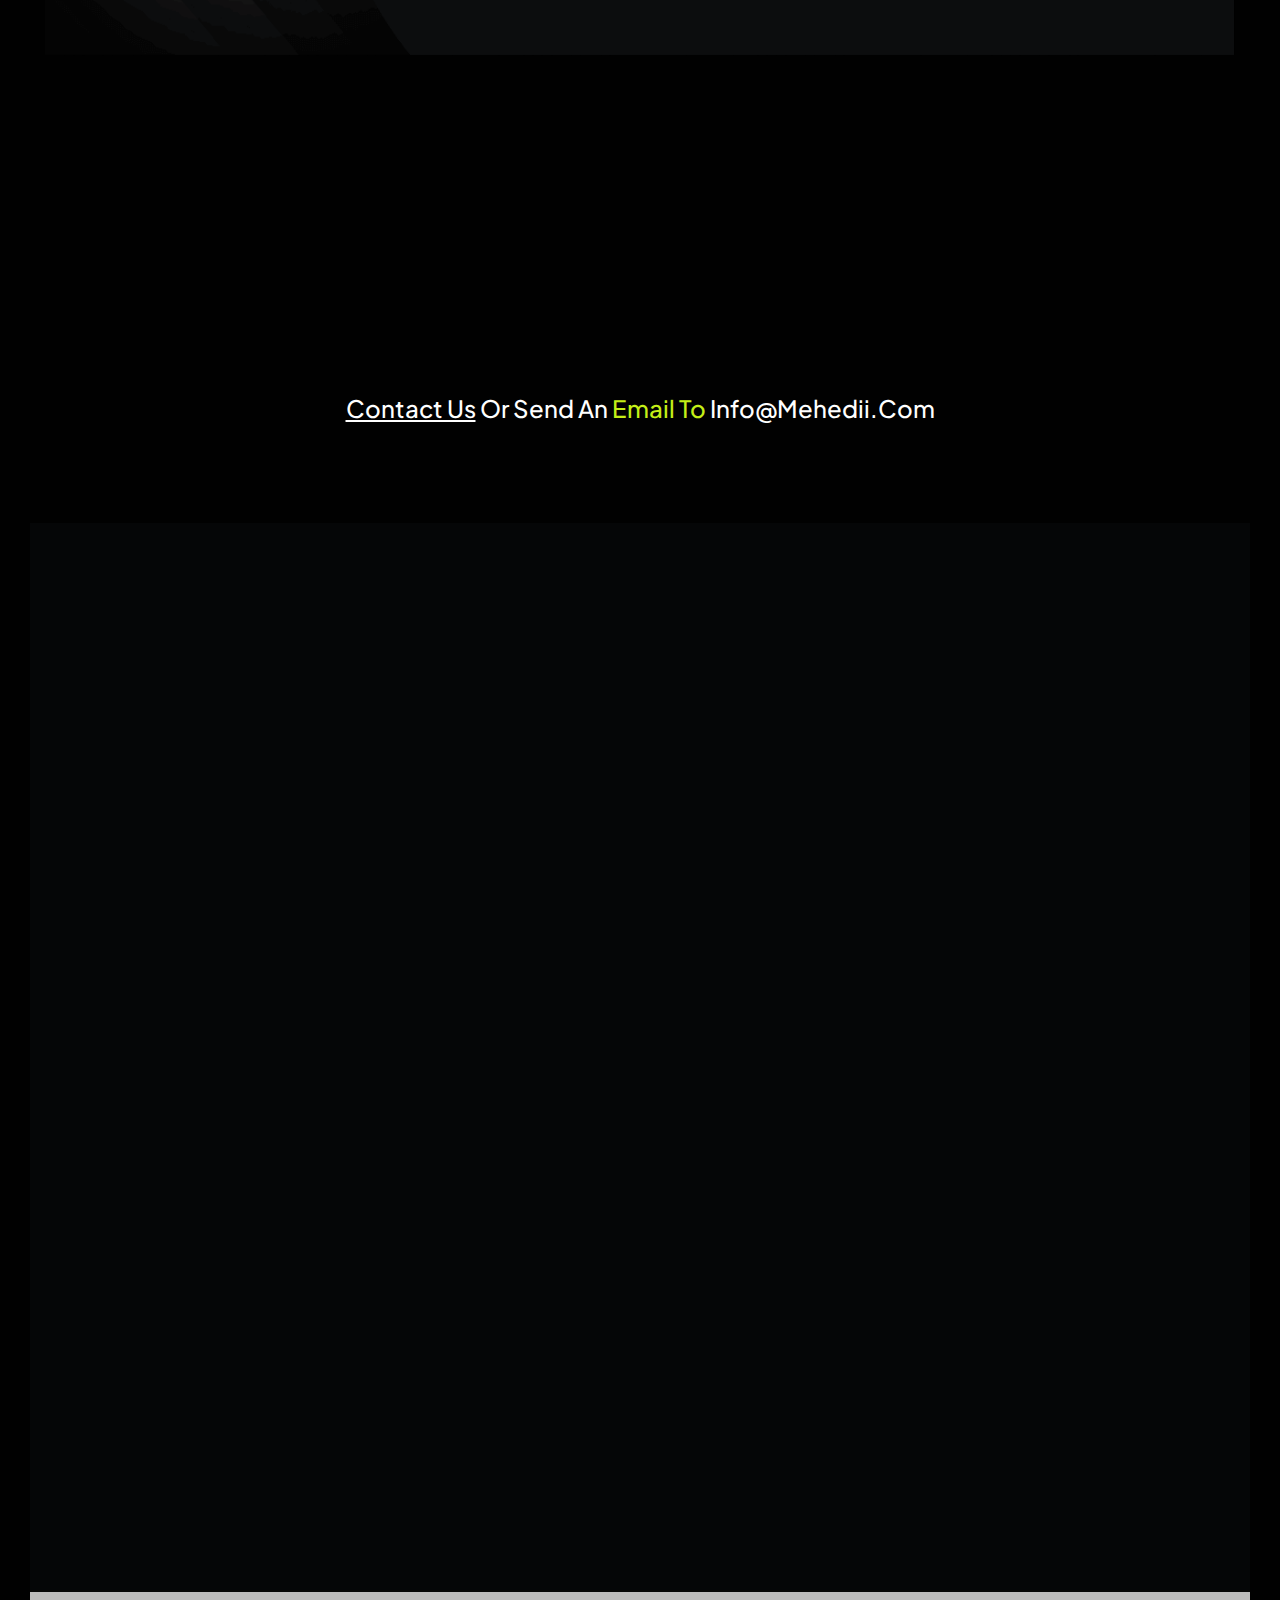
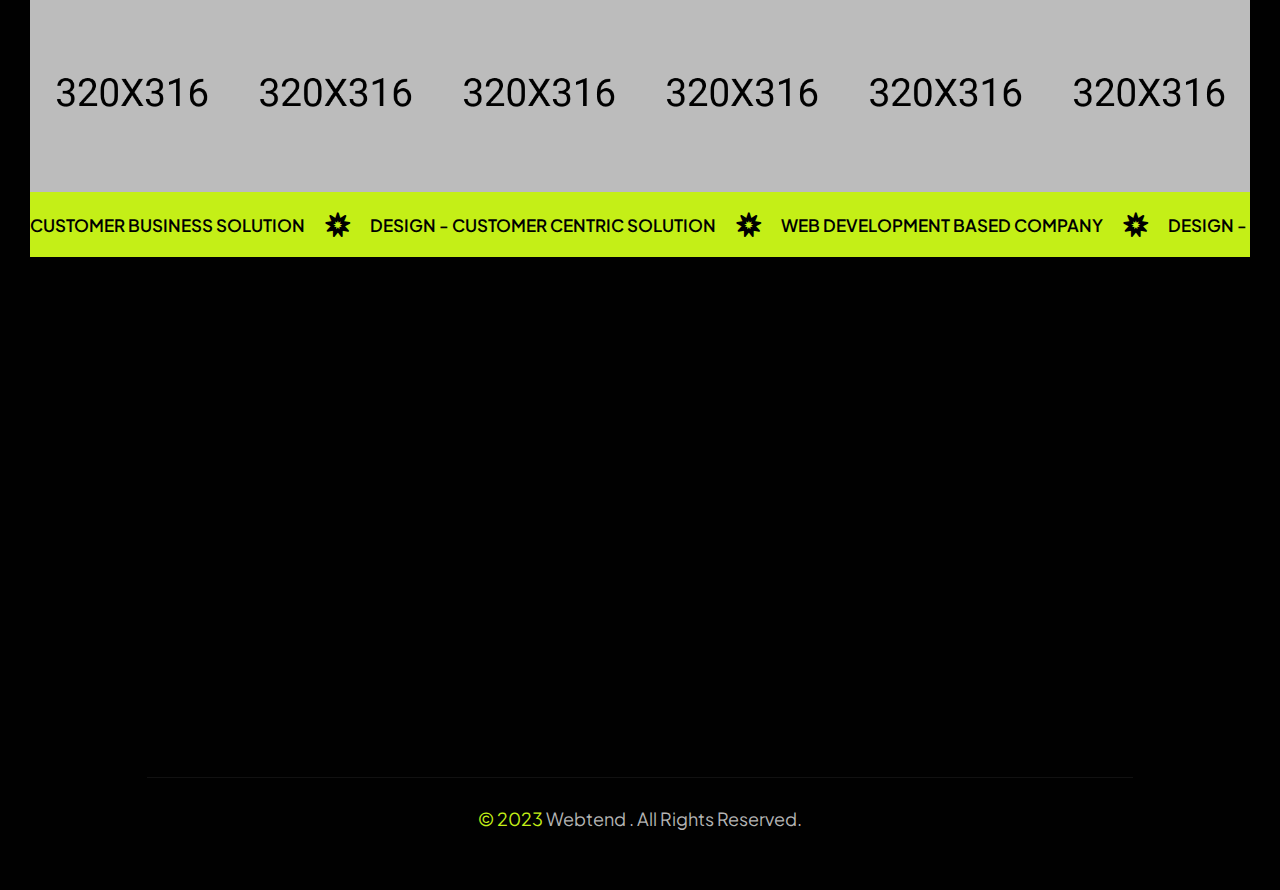
<file: index2.html>
<!DOCTYPE html>
<html lang="zxx">
<head>
    <!-- Required meta tags -->
    <meta charset="utf-8">
    <meta name="description" content="">
    <meta http-equiv="X-UA-Compatible" content="IE=edge">
    <meta name="viewport" content="width=device-width, initial-scale=1, shrink-to-fit=no">

    <!-- Title -->
    <title>Agincy - Digital Agency HTML Template || Home Two</title>
    <!-- Favicon Icon -->
    <link rel="shortcut icon" href="assets/images/logos/favicon.png" type="image/x-icon">
    <!-- Google Fonts -->
    <link href="https://fonts.googleapis.com/css2?family=Playfair+Display:ital,wght@1,400;1,700&family=Plus+Jakarta+Sans:wght@400;500;600;700&display=swap" rel="stylesheet">
    
    <!-- Flaticon -->
    <link rel="stylesheet" href="assets/css/flaticon.min.css">
    <!-- Font Awesome -->
    <link rel="stylesheet" href="assets/css/fontawesome-5.14.0.min.css">
    <!-- Bootstrap -->
    <link rel="stylesheet" href="assets/css/bootstrap.min.css">
    <!-- Magnific Popup -->
    <link rel="stylesheet" href="assets/css/magnific-popup.min.css">
    <!-- Nice Select -->
    <link rel="stylesheet" href="assets/css/nice-select.min.css">
    <!-- Animate -->
    <link rel="stylesheet" href="assets/css/animate.min.css">
    <!-- Slick -->
    <link rel="stylesheet" href="assets/css/slick.min.css">
    <!-- Main Style -->
    <link rel="stylesheet" href="assets/css/style.css">
    
</head>
<body class="home-two">
    <div class="page-wrapper">

        <!-- Preloader -->
        <div class="preloader"><div class="custom-loader"></div></div>

        <!-- main header -->
        <header class="main-header menu-absolute">
           
             <div class="header-top-wrap bgc-black rel z-1">
               <div class="container">
                   <div class="header-top">
                       <div class="row align-items-center">
                           <div class="col-lg-6 col-md-5">
                               <ul class="top-left text-center text-lg-start">
                                    <li><i class="fas fa-map-marker-alt"></i> 6391 Elgin St. Celina, Delaware 10299</li>
                                   <li><i class="fas fa-envelope"></i> Mail Us: <a href="mailto:your_protect@mail.com">your_protect@mail.com</a></li>
                               </ul>
                           </div>
                           <div class="col-lg-6 col-md-7">
                               <div class="top-right text-center text-lg-end">
                                   <ul>
                                        <li><a href="about.html">About</a></li>
                                        <li><a href="faqs.html">Faqs</a></li>
                                        <li><a href="contact.html">Contact</a></li>
                                        <li>
                                            <div class="social-style-three ms-lg-2">
                                                <a href="#"><i class="fab fa-twitter"></i></a>
                                                <a href="#"><i class="fab fa-facebook-f"></i></a>
                                                <a href="#"><i class="fab fa-linkedin-in"></i></a>
                                                <a href="#"><i class="fab fa-instagram"></i></a>
                                            </div>
                                        </li>
                                    </ul>
                               </div>
                           </div>
                       </div>
                   </div>
               </div>
           </div>
           
            <!--Header-Upper-->
            <div class="header-upper">
                <div class="container container-1695 clearfix">

                    <div class="header-inner rel d-flex align-items-center">
                        <div class="logo-outer">
                            <div class="logo"><a href="index.html"><img src="assets/images/logos/logo.png" alt="Logo" title="Logo"></a></div>
                        </div>

                        <div class="nav-outer ms-lg-auto clearfix">
                            <!-- Main Menu -->
                            <nav class="main-menu navbar-expand-lg">
                                <div class="navbar-header">
                                   <div class="mobile-logo">
                                       <a href="index.html">
                                            <img src="assets/images/logos/logo.png" alt="Logo" title="Logo">
                                       </a>
                                   </div>
                                   
                                    <!-- Toggle Button -->
                                    <button type="button" class="navbar-toggle" data-bs-toggle="collapse" data-bs-target=".navbar-collapse">
                                        <span class="icon-bar"></span>
                                        <span class="icon-bar"></span>
                                        <span class="icon-bar"></span>
                                    </button>
                                </div>

                                <div class="navbar-collapse collapse clearfix">
                                    <ul class="navigation clearfix">
                                        <li class="dropdown"><a href="#">Home</a>
                                            <ul>
                                                <li><a href="index.html">Home One</a></li>
                                                <li><a href="index2.html">Home Two</a></li>
                                                <li><a href="index3.html">Home Three</a></li>
                                            </ul>
                                        </li>
                                        <li class="dropdown"><a href="#">pages</a>
                                            <ul>
                                                <li><a href="about.html">About Us</a></li>
                                                <li><a href="faqs.html">faqs</a></li>
                                                <li class="dropdown"><a href="#">Products</a>
                                                    <ul>
                                                        <li><a href="shop.html">our Products</a></li>
                                                        <li><a href="portfolio-details.html">Product Details</a></li>
                                                    </ul>
                                                </li>
                                                <li class="dropdown"><a href="#">Team</a>
                                                    <ul>
                                                        <li><a href="team.html">Team Members</a></li>
                                                        <li><a href="team-details.html">Team Details</a></li>
                                                    </ul>
                                                </li>
                                                <li><a href="404.html">404 error</a></li>
                                            </ul>
                                        </li>
                                        <li class="dropdown"><a href="#">Services</a>
                                            <ul>
                                                <li><a href="services.html">Our Services</a></li>
                                                <li><a href="service-details.html">Service Details</a></li>
                                            </ul>
                                        </li>
                                        <li class="dropdown"><a href="#">Portfolio</a>
                                            <ul>
                                                <li><a href="portfolio.html">Portfolio One</a></li>
                                                <li><a href="portfolio2.html">Portfolio Two</a></li>
                                                <li><a href="portfolio3.html">Portfolio Three</a></li>
                                                <li><a href="portfolio-details.html">Portfolio Details</a></li>
                                            </ul>
                                        </li>
                                        <li class="dropdown"><a href="#">blog</a>
                                            <ul>
                                                <li><a href="blog.html">blog v1</a></li>
                                                <li><a href="blog-v2.html">blog v2</a></li>
                                                <li><a href="blog-details.html">blog details</a></li>
                                            </ul>
                                        </li>
                                        <li><a href="contact.html">Contact</a></li>
                                    </ul>
                                </div>

                            </nav>
                            <!-- Main Menu End-->
                        </div>
                        
                        <!-- Menu Button -->
                        <div class="menu-btns ms-lg-auto">
                            <div class="nav-search py-10">
                                <button class="far fa-search"></button>
                                <form action="#" class="hide">
                                    <input type="text" placeholder="Search" class="searchbox" required="">
                                    <button type="submit" class="searchbutton far fa-search"></button>
                                </form>
                            </div>
                            <button class="cart"><i class="far fa-shopping-cart"></i></button>
                            <a href="contact.html" class="theme-btn style-two ms-5">let,s talk</a>
                        </div>
                    </div>
                </div>
            </div>
            <!--End Header Upper-->
        </header>
       
        
        <!-- Hero Section Start -->
        <section class="hero-area-two pt-200 rpt-150 pb-90 rel z-1">
            <div class="hero-image-two" style="background-image: url(assets/images/hero/hero-two.jpg);"></div>
            <div class="container">
                <div class="row justify-content-center">
                    <div class="col-lg-11">
                        <div class="hero-content-two">
                            <h1 class="wow fadeInUp delay-0-2s">m<span>a</span>rketing <i class="fas fa-star-of-life"></i></h1>
                            <div class="hero-sub-heading mb-25 wow fadeInUp delay-0-4s">
                                <div class="text">Welcome to our Print 128 website! We are a professional and reliable printing company that offers a wide range of printing services to your needs.</div>
                                <span class="agency-text">agency</span>
                            </div>
                            <div class="hero-scroll-down wow fadeInDown delay-0-6s">
                                <a href="#about"><i class="far fa-arrow-down"></i></a>
                            </div>
                        </div>
                    </div>
                </div>
            </div>
            <div class="hero-contact-info">
                <a class="number" href="callto:(603)5550123">(603) 555-0123</a>
                <a class="email" href="mailto:contact@gmail.com">Contact@gmail.com</a>
            </div>
            <div class="hero-shape-two">
                <img src="assets/images/hero/hero-shape-two.png" alt="Shape">
            </div>
        </section>
        <!-- Hero Section End -->
        
        
         <!-- About Two Area start -->
        <section id="about" class="about-two-area py-135 rpy-100 rel z-1">
            <div class="container">
                <div class="row gap-110 align-items-center">
                    <div class="col-lg-6 wow fadeInRight delay-0-2s">
                        <div class="about-two-images rmb-75">
                            <div class="image one"><img src="assets/images/about/about-two1.jpg" alt="About"></div>
                            <div class="image two"><img src="assets/images/about/about-two2.jpg" alt="About"></div>
                            <a href="https://www.youtube.com/watch?v=9Y7ma241N8k" class="mfp-iframe video-play-text">
                                <img src="assets/images/about/video-play.png" alt="Video Play">
                            </a>
                            <div class="experince-years"><b>13</b> <span>Years of Experince</span></div>
                        </div>
                    </div>
                    <div class="col-lg-6 wow fadeInLeft delay-0-2s">
                        <div class="about-two-content">
                            <div class="section-title mb-30">
                                <span class="sub-title mb-10">Trusted web design agency</span>
                                <h2>Get Best Design <span>Solution</span> Over The World</h2>
                            </div>
                            <h5>Proin est lacus, sagittislobortis iaculise get sagittislo</h5>
                            <p>Transmax is the world’s driving worldwide coordinations supplier — we uphold industry and exchange the worldwide trade of merchandise through land transport.</p>
                            <div class="service-stye-two pb-10">
                                <div class="icon">
                                    <img src="assets/images/icons/writing.png" alt="Icon">
                                </div>
                                <h6>Most easy premium web design process Making a quality design ideas premium web</h6>
                            </div>
                            <div class="skillbar" data-percent="88">
                                <span class="skillbar-title">Marketing</span>
                                <div class="progress-bar-striped skillbar-bar progress-bar-animated" role="progressbar" aria-valuenow="88" aria-valuemin="0" aria-valuemax="100">
                                <span class="skill-bar-percent"></span></div>
                            </div>
                            <div class="author-name-btn pt-30">
                                <img class="author" src="assets/images/about/author.jpg" alt="Author">
                                <img class="signature" src="assets/images/about/signature.png" alt="Signature">
                                <a href="about.html" class="theme-btn style-two">More about us</a>
                            </div>
                        </div>
                    </div>
                </div>
            </div>
        </section>
        <!-- About Two Area end -->
        
        
        <!-- Headline area start -->
        <div class="headline-area bgc-lighter py-20">
            <div class="headline-wrap style-two">
                <span class="marquee-wrap">
                   <span class="marquee-inner left">
                        <span class="marquee-item"><b>customer business solution</b><i class="fas fa-bahai"></i></span>
                        <span class="marquee-item"><b><span>design</span> - customer centric solution</b><i class="fas fa-bahai"></i></span>
                        <span class="marquee-item"><b>web development based company</b><i class="fas fa-bahai"></i></span>
                        <span class="marquee-item"><b><span>design</span> - customer centric solution</b><i class="fas fa-bahai"></i></span>
                        <span class="marquee-item"><b>marketing based devlopment</b><i class="fas fa-bahai"></i></span>
                   </span>
                   <span class="marquee-inner left">
                        <span class="marquee-item"><b>customer business solution</b><i class="fas fa-bahai"></i></span>
                        <span class="marquee-item"><b><span>design</span> - customer centric solution</b><i class="fas fa-bahai"></i></span>
                        <span class="marquee-item"><b>web development based company</b><i class="fas fa-bahai"></i></span>
                        <span class="marquee-item"><b><span>design</span> - customer centric solution</b><i class="fas fa-bahai"></i></span>
                        <span class="marquee-item"><b>marketing based devlopment</b><i class="fas fa-bahai"></i></span>
                   </span>
                   <span class="marquee-inner left">
                        <span class="marquee-item"><b>customer business solution</b><i class="fas fa-bahai"></i></span>
                        <span class="marquee-item"><b><span>design</span> - customer centric solution</b><i class="fas fa-bahai"></i></span>
                        <span class="marquee-item"><b>web development based company</b><i class="fas fa-bahai"></i></span>
                        <span class="marquee-item"><b><span>design</span> - customer centric solution</b><i class="fas fa-bahai"></i></span>
                        <span class="marquee-item"><b>marketing based devlopment</b><i class="fas fa-bahai"></i></span>
                   </span>
                </span>
             </div>
        </div>
        <!-- Headline Area end -->
        
        
        <!-- Services Three Area start -->
        <section class="services-area-three py-130 rpy-100 rel z-1" style="background-image: url(assets/images/services/service-bg.png);">
            <div class="container">
                <div class="row pb-30 align-items-center justify-content-between">
                    <div class="col-xl-6 col-lg-8 wow fadeInLeft delay-0-2s">
                        <div class="section-title mb-20 rmb-35">
                            <span class="sub-title mb-15">Trusted web design Service</span>
                            <h2>Popular Web Agencies <span>Services</span> You Get</h2>
                        </div>
                    </div>
                    <div class="col-xl-5 col-lg-6 wow fadeInRight delay-0-2s">
                        <div class="text mb-20">There are many variations of simply free text passages of available but the majority have suffered alteration in some form by injected hum randomised words which don't slightly.</div>
                    </div>
                </div>
            </div>
            <div class="container container-1450">
                 <div class="row">
                    <div class="col-xl-3 col-lg-4 col-sm-6">
                        <div class="service-style-three wow fadeInUp delay-0-2s">
                            <div class="image">
                                <img src="assets/images/services/service1.jpg" alt="Service">
                            </div>
                            <a href="service-details.html" class="details-btn"><i class="fal fa-long-arrow-right"></i></a>
                            <div class="hover-content">
                                <div class="icon"><img src="assets/images/icons/development-2.png" alt="Icon"></div>
                                <h6><a href="service-details.html">WEBSITE DEvelopment</a></h6>
                            </div>
                            <div class="content">
                                <h6><a href="service-details.html">WEBSITE DEvelopment</a></h6>
                                <p>There are many variations of sim majority have suffered alte</p>
                            </div>
                        </div>
                    </div>
                    <div class="col-xl-3 col-lg-4 col-sm-6">
                        <div class="service-style-three wow fadeInUp delay-0-3s">
                            <div class="image">
                                <img src="assets/images/services/service2.jpg" alt="Service">
                            </div>
                            <a href="service-details.html" class="details-btn"><i class="fal fa-long-arrow-right"></i></a>
                            <div class="hover-content">
                                <div class="icon"><img src="assets/images/icons/test.png" alt="Icon"></div>
                                <h6><a href="service-details.html">mobile application</a></h6>
                            </div>
                            <div class="content">
                                <h6><a href="service-details.html">mobile application</a></h6>
                                <p>There are many variations of sim majority have suffered alte</p>
                            </div>
                        </div>
                    </div>
                    <div class="col-xl-3 col-lg-4 col-sm-6">
                        <div class="service-style-three wow fadeInUp delay-0-4s">
                            <div class="image">
                                <img src="assets/images/services/service3.jpg" alt="Service">
                            </div>
                            <a href="service-details.html" class="details-btn"><i class="fal fa-long-arrow-right"></i></a>
                            <div class="hover-content">
                                <div class="icon"><img src="assets/images/icons/promotion.png" alt="Icon"></div>
                                <h6><a href="service-details.html">Digital marketing</a></h6>
                            </div>
                            <div class="content">
                                <h6><a href="service-details.html">Digital marketing</a></h6>
                                <p>There are many variations of sim majority have suffered alte</p>
                            </div>
                        </div>
                    </div>
                    <div class="col-xl-3 col-lg-4 col-sm-6">
                        <div class="service-style-three wow fadeInUp delay-0-5s">
                            <div class="image">
                                <img src="assets/images/services/service4.jpg" alt="Service">
                            </div>
                            <a href="service-details.html" class="details-btn"><i class="fal fa-long-arrow-right"></i></a>
                            <div class="hover-content">
                                <div class="icon"><img src="assets/images/icons/test.png" alt="Icon"></div>
                                <h6><a href="service-details.html">mobile application</a></h6>
                            </div>
                            <div class="content">
                                <h6><a href="service-details.html">mobile application</a></h6>
                                <p>There are many variations of sim majority have suffered alte</p>
                            </div>
                        </div>
                    </div>
                </div>
                <h6 class="more-btn-with-text mt-20">
                    Bring them together and you overcome the ordinary. <a class="read-more" href="services.html">View More SErvice <i class="fal fa-plus"></i></a>
                </h6>
            </div>
        </section>
        <!-- Services Three Area end -->
        
        
        <!-- Video Section Start -->
        <div class="video-area-two pt-115 rel z-1">
            <div class="container">
                <div class="video-inner-two py-180 bgs-cover rpy-130 text-center" style="background-image: url(assets/images/video/video-two-bg.jpg);">
                    <a href="https://www.youtube.com/watch?v=9Y7ma241N8k" class="mfp-iframe video-play-text wow zoomIn delay-0-2s" tabindex="-1">
                        <img src="assets/images/video/video-play-text.png" alt="Video Play">
                    </a>
                    <div class="headline-wrap style-two color-black">
                        <span class="marquee-wrap bgc-primary py-15">
                           <span class="marquee-inner left">
                                <span class="marquee-item"><b>customer business solution</b><i class="fas fa-bahai"></i></span>
                                <span class="marquee-item"><b><span>design</span> - customer centric solution</b><i class="fas fa-bahai"></i></span>
                                <span class="marquee-item"><b>web development based company</b><i class="fas fa-bahai"></i></span>
                                <span class="marquee-item"><b><span>design</span> - customer centric solution</b><i class="fas fa-bahai"></i></span>
                                <span class="marquee-item"><b>marketing based devlopment</b><i class="fas fa-bahai"></i></span>
                           </span>
                           <span class="marquee-inner left">
                                <span class="marquee-item"><b>customer business solution</b><i class="fas fa-bahai"></i></span>
                                <span class="marquee-item"><b><span>design</span> - customer centric solution</b><i class="fas fa-bahai"></i></span>
                                <span class="marquee-item"><b>web development based company</b><i class="fas fa-bahai"></i></span>
                                <span class="marquee-item"><b><span>design</span> - customer centric solution</b><i class="fas fa-bahai"></i></span>
                                <span class="marquee-item"><b>marketing based devlopment</b><i class="fas fa-bahai"></i></span>
                           </span>
                           <span class="marquee-inner left">
                                <span class="marquee-item"><b>customer business solution</b><i class="fas fa-bahai"></i></span>
                                <span class="marquee-item"><b><span>design</span> - customer centric solution</b><i class="fas fa-bahai"></i></span>
                                <span class="marquee-item"><b>web development based company</b><i class="fas fa-bahai"></i></span>
                                <span class="marquee-item"><b><span>design</span> - customer centric solution</b><i class="fas fa-bahai"></i></span>
                                <span class="marquee-item"><b>marketing based devlopment</b><i class="fas fa-bahai"></i></span>
                           </span>
                        </span>
                     </div>
                    <div class="video-shape wow zoomIn delay-0-2s">
                        <img src="assets/images/video/video-shape.png" alt="Shape">
                    </div>
                </div>
            </div>
        </div>
        <!-- Video Section End -->
        
        
        <!-- Headline area start -->
        <div class="headline-area-big pt-70">
            <div class="headline-wrap">
                <span class="marquee-heading-two style-two">
                   <span class="marquee-inner left">
                        <span class="marquee-item"><span class="text-border">design</span>  <i class="fas fa-circle"></i>  de<span>v</span>elop<span>m</span>ent <i class="fas fa-circle"></i>  mark<span>e</span>tng <i class="fas fa-circle"></i></span>
                        <span class="marquee-item"><span class="text-border">design</span>  <i class="fas fa-circle"></i>  de<span>v</span>elop<span>m</span>ent <i class="fas fa-circle"></i>  mark<span>e</span>tng <i class="fas fa-circle"></i></span>
                        <span class="marquee-item"><span class="text-border">design</span>  <i class="fas fa-circle"></i>  de<span>v</span>elop<span>m</span>ent <i class="fas fa-circle"></i>  mark<span>e</span>tng <i class="fas fa-circle"></i></span>
                   </span>
                </span>
             </div>
        </div>
        <!-- Headline Area end -->
        
        
        <!-- Client Area start -->
        <div class="client-area bgc-lighter pt-135 pb-150 rpy-100">
            <div class="container">
                <span class="sub-title-style-two mb-65 wow fadeInUp delay-0-2s">we’re proud to work with a Wide range of companies in world</span>
                <div class="our-clients-two wow fadeInUp delay-0-4s">
                    <a href="contact.html"><img src="assets/images/client-logos/client-logo7.png" alt="Client Logo"></a>
                    <a href="contact.html"><img src="assets/images/client-logos/client-logo8.png" alt="Client Logo"></a>
                    <a href="contact.html"><img src="assets/images/client-logos/client-logo9.png" alt="Client Logo"></a>
                    <a href="contact.html"><img src="assets/images/client-logos/client-logo10.png" alt="Client Logo"></a>
                    <a href="contact.html"><img src="assets/images/client-logos/client-logo11.png" alt="Client Logo"></a>
                </div>
            </div>
        </div>
        <!-- Client Area end -->
        
        
        <!-- Web Design Services Area start -->
        <section class="web-services-area py-150 rpy-100 rel z-1">
            <div class="container">
                <div class="row align-items-center justify-content-center">
                    <div class="col-xl-7 col-lg-10 wow fadeInUp delay-0-2s">
                        <div class="section-title text-center mb-35">
                            <span class="sub-title mb-15">Trusted web design Service</span>
                            <h2>Already <span>Published</span> Our Recent Work For Our Client’s</h2>
                        </div>
                    </div>
                </div>
                <div class="blog-item style-two wow fadeInUp delay-0-2s">
                    <div class="content">
                        <ul class="blog-meta">
                            <li>
                                <a href="#">Art</a> ,
                                <a href="#"> Direction</a>
                            </li>
                        </ul>
                        <h4><a href="blog-details.html"><span>EPD</span>  -  Excelent product design</a></h4>
                    </div>
                    <div class="image">
                        <img src="assets/images/blog/blog1.jpg" alt="Blog">
                    </div>
                    <a href="service-details.html" class="details-btn"><i class="fal fa-long-arrow-right"></i></a>
                </div>
                <div class="blog-item style-two wow fadeInUp delay-0-2s">
                    <div class="content">
                        <ul class="blog-meta">
                            <li>
                                <a href="#">Art</a> ,
                                <a href="#"> Direction</a>
                            </li>
                        </ul>
                        <h4><a href="blog-details.html"><span>DMS</span>  -  Digital Marketing Strategy</a></h4>
                    </div>
                    <div class="image">
                        <img src="assets/images/blog/blog2.jpg" alt="Blog">
                    </div>
                    <a href="service-details.html" class="details-btn"><i class="fal fa-long-arrow-right"></i></a>
                </div>
                <div class="blog-item style-two wow fadeInUp delay-0-2s">
                    <div class="content">
                        <ul class="blog-meta">
                            <li>
                                <a href="#">Art</a> ,
                                <a href="#"> Direction</a>
                            </li>
                        </ul>
                        <h4><a href="blog-details.html"><span>BDD</span>  -  branding Digital design</a></h4>
                    </div>
                    <div class="image">
                        <img src="assets/images/blog/blog1.jpg" alt="Blog">
                    </div>
                    <a href="service-details.html" class="details-btn"><i class="fal fa-long-arrow-right"></i></a>
                </div>
                <div class="blog-item style-two wow fadeInUp delay-0-2s">
                    <div class="content">
                        <ul class="blog-meta">
                            <li>
                                <a href="#">Art</a> ,
                                <a href="#"> Direction</a>
                            </li>
                        </ul>
                        <h4><a href="blog-details.html"><span>UDT</span>  -  UI/UX Design Technnology</a></h4>
                    </div>
                    <div class="image">
                        <img src="assets/images/blog/blog2.jpg" alt="Blog">
                    </div>
                    <a href="service-details.html" class="details-btn"><i class="fal fa-long-arrow-right"></i></a>
                </div>
            </div>
        </section>
        <!-- Web Design Services Area end -->
        
        
        <!-- Headline area start -->
        <div class="headline-area bgc-lighter py-20">
            <div class="headline-wrap style-two">
                <span class="marquee-wrap">
                   <span class="marquee-inner left">
                        <span class="marquee-item"><b>customer business solution</b><i class="fas fa-bahai"></i></span>
                        <span class="marquee-item"><b><span>design</span> - customer centric solution</b><i class="fas fa-bahai"></i></span>
                        <span class="marquee-item"><b>web development based company</b><i class="fas fa-bahai"></i></span>
                        <span class="marquee-item"><b><span>design</span> - customer centric solution</b><i class="fas fa-bahai"></i></span>
                        <span class="marquee-item"><b>marketing based devlopment</b><i class="fas fa-bahai"></i></span>
                   </span>
                   <span class="marquee-inner left">
                        <span class="marquee-item"><b>customer business solution</b><i class="fas fa-bahai"></i></span>
                        <span class="marquee-item"><b><span>design</span> - customer centric solution</b><i class="fas fa-bahai"></i></span>
                        <span class="marquee-item"><b>web development based company</b><i class="fas fa-bahai"></i></span>
                        <span class="marquee-item"><b><span>design</span> - customer centric solution</b><i class="fas fa-bahai"></i></span>
                        <span class="marquee-item"><b>marketing based devlopment</b><i class="fas fa-bahai"></i></span>
                   </span>
                   <span class="marquee-inner left">
                        <span class="marquee-item"><b>customer business solution</b><i class="fas fa-bahai"></i></span>
                        <span class="marquee-item"><b><span>design</span> - customer centric solution</b><i class="fas fa-bahai"></i></span>
                        <span class="marquee-item"><b>web development based company</b><i class="fas fa-bahai"></i></span>
                        <span class="marquee-item"><b><span>design</span> - customer centric solution</b><i class="fas fa-bahai"></i></span>
                        <span class="marquee-item"><b>marketing based devlopment</b><i class="fas fa-bahai"></i></span>
                   </span>
                </span>
             </div>
        </div>
        <!-- Headline Area end -->
        
        
        <!-- Work Process Area start -->
        <section class="work-process-area pt-135 pb-140 rpy-100 rel z-1">
            <div class="container">
                <div class="row gap-100 align-items-center justify-content-between">
                    <div class="col-lg-7 wow fadeInLeft delay-0-2s">
                        <div class="section-title mb-10 rmb-20">
                            <span class="sub-title mb-15">see our working processing</span>
                            <h2>See Our Working Process How We Manage</h2>
                        </div>
                    </div>
                    <div class="col-lg-5 wow fadeInRight delay-0-2s">
                        <div class="text rmb-25">There are many variations of simply free text passages of Lorem available but the majority have suffered alteration in some form by injected hum randomised words which don't slightly.</div>
                    </div>
                </div>
                <div class="work-process-inner overflow-hidden">
                    <div class="row">
                        <div class="col-xl-3 col-lg-4 col-md-6">
                            <div class="work-process-item wow fadeInUp delay-0-2s">
                                <div class="number">1</div>
                                <div class="icon">
                                    <img src="assets/images/icons/wp-icon1.png" alt="Icon">
                                </div>
                                <div class="content">
                                    <h5>Select our Services</h5>
                                    <p>Lorem ipsum dolor sit amet sed consectetur elit free text passages form </p>
                                </div>
                                <div class="shape">
                                    <img src="assets/images/shapes/work-process-corner.png" alt="Shape">
                                </div>
                            </div>
                        </div>
                        <div class="col-xl-3 col-lg-4 col-md-6">
                            <div class="work-process-item wow fadeInUp delay-0-3s">
                                <div class="number">2</div>
                                <div class="icon">
                                    <img src="assets/images/icons/wp-icon2.png" alt="Icon">
                                </div>
                                <div class="content">
                                    <h5>agent provide call</h5>
                                    <p>Lorem ipsum dolor sit amet sed consectetur elit free text passages form </p>
                                </div>
                                <div class="shape">
                                    <img src="assets/images/shapes/work-process-corner.png" alt="Shape">
                                </div>
                            </div>
                        </div>
                        <div class="col-xl-3 col-lg-4 col-md-6">
                            <div class="work-process-item wow fadeInUp delay-0-4s">
                                <div class="number">3</div>
                                <div class="icon">
                                    <img src="assets/images/icons/wp-icon3.png" alt="Icon">
                                </div>
                                <div class="content">
                                    <h5>discuss the details</h5>
                                    <p>Lorem ipsum dolor sit amet sed consectetur elit free text passages form </p>
                                </div>
                                <div class="shape">
                                    <img src="assets/images/shapes/work-process-corner.png" alt="Shape">
                                </div>
                            </div>
                        </div>
                        <div class="col-xl-3 col-lg-4 col-md-6">
                            <div class="work-process-item wow fadeInUp delay-0-5s">
                                <div class="number">4</div>
                                <div class="icon">
                                    <img src="assets/images/icons/wp-icon4.png" alt="Icon">
                                </div>
                                <div class="content">
                                    <h5>finalize the Work</h5>
                                    <p>Lorem ipsum dolor sit amet sed consectetur elit free text passages form </p>
                                </div>
                                <div class="shape">
                                    <img src="assets/images/shapes/work-process-corner.png" alt="Shape">
                                </div>
                            </div>
                        </div>
                    </div>
                </div>
            </div>
        </section>
        <!-- Work Process Area end -->
        
        
        <!-- Headline area start -->
        <div class="headline-area-with-image bgc-lighter py-50">
            <div class="headline-wrap">
                <span class="marquee-heading-two style-two">
                   <span class="marquee-inner left">
                        <span class="marquee-item">
                            <b>Creative</b> <b>Digital</b>
                            <span>Studio.</span>
                            <img src="assets/images/shapes/header-middle-shape.png" alt="Shape">
                            <span class="text-image" style="background-image: url(assets/images/shapes/heading-text.jpg);">Creative. </span>
                            <span class="text-border">Digital. </span>
                        </span>
                        <span class="marquee-item">
                            <b>Creative</b> <b>Digital</b>
                            <span>Studio.</span>
                            <img src="assets/images/shapes/header-middle-shape.png" alt="Shape">
                            <span class="text-image" style="background-image: url(assets/images/shapes/heading-text.jpg);">Creative. </span>
                            <span class="text-border">Digital. </span>
                        </span>
                        <span class="marquee-item">
                            <b>Creative</b> <b>Digital</b>
                            <span>Studio.</span>
                            <img src="assets/images/shapes/header-middle-shape.png" alt="Shape">
                            <span class="text-image" style="background-image: url(assets/images/shapes/heading-text.jpg);">Creative. </span>
                            <span class="text-border">Digital. </span>
                        </span>
                   </span>
                </span>
             </div>
        </div>
        <!-- Headline Area end -->
        
        
        <!-- Stratgy & Missoin Area start -->
        <section class="stratgy-missoin-area pt-140 rpt-100 pb-85 rpb-45 rel z-1">
            <div class="container">
                <div class="row align-items-center justify-content-between">
                    <div class="col-xl-6 wow fadeInRight delay-0-2s">
                        <div class="stratgy-missoin-left mb-55">
                            <div class="section-title mb-30">
                                <span class="sub-title mb-15">our company stratgy & Missoin</span>
                                <h2>We Working For Agency & Create Solution</h2>
                            </div>
                            <h5 class="first-letter-big">Proin est lacus, sagittislobortis iaculise get sagittislo</h5>
                            <div class="row pt-20">
                                <div class="col-xl-4 col-lg-3 col-md-4 col-6 col-small">
                                    <div class="counter-item counter-text-wrap">
                                        <span class="count-text k" data-speed="3000" data-stop="8">0</span>
                                        <h6 class="counter-title">project completed</h6>
                                    </div>
                                </div>
                                <div class="col-xl-4 col-lg-3 col-md-4 col-6 col-small">
                                    <div class="counter-item counter-text-wrap">
                                        <span class="count-text" data-speed="3000" data-stop="28">0</span>
                                        <h6 class="counter-title">Awward achievment</h6>
                                    </div>
                                </div>
                                <div class="col-xl-4 col-lg-3 col-md-4 col-6 col-small">
                                    <div class="counter-item counter-text-wrap">
                                        <span class="count-text k" data-speed="3000" data-stop="80">0</span>
                                        <h6 class="counter-title">Satisfied customers</h6>
                                    </div>
                                </div>
                            </div>
                        </div>
                    </div>
                    <div class="col-xl-6 wow fadeInLeft delay-0-2s">
                        <div class="stratgy-missoin-right mb-55">
                            <div class="image">
                                <img src="assets/images/about/stratgy-missoin.jpg" alt="Mission">
                            </div>
                            <div class="skillbar" data-percent="88">
                                <span class="skillbar-title">Marketing</span>
                                <div class="progress-bar-striped skillbar-bar progress-bar-animated" role="progressbar" aria-valuenow="88" aria-valuemin="0" aria-valuemax="100">
                                <span class="skill-bar-percent"></span></div>
                            </div>
                            <div class="row justify-content-between pt-5">
                                <div class="col-sm-6">
                                    <div class="service-stye-two">
                                        <div class="icon">
                                            <img src="assets/images/icons/light.png" alt="Icon">
                                        </div>
                                        <h6>Leader of creative agency</h6>
                                    </div>
                                </div>
                                <div class="col-sm-6">
                                    <div class="service-stye-two">
                                        <div class="icon">
                                            <img src="assets/images/icons/development.png" alt="Icon">
                                        </div>
                                        <h6>Highest quality development</h6>
                                    </div>
                                </div>
                            </div>
                        </div>
                    </div>
                </div>
            </div>
        </section>
        <!-- Stratgy & Missoin Area end -->
        
        
        <!-- Testimonials Area start -->
        <section class="testimonials-two-area pb-115 rpb-80 rel z-1">
            <div class="container">
                <div class="testimonials-two-inner" style="background-image: url(assets/images/testimonials/testimonials-bg.png);">
                    <div class="row align-items-center justify-content-between">
                        <div class="col-lg-3 wow fadeInRight delay-0-2s">
                            <div class="testimonials-image rmb-55">
                                <img src="assets/images/testimonials/testimonials-two-left.png" alt="Testimonials">
                            </div>
                        </div>
                        <div class="col-xl-8 col-lg-9 wow fadeInLeft delay-0-2s">
                            <div class="testimonials-two-active">
                                <div class="testimonial-item">
                                   <div class="testimonial-header">
                                        <h6>Quality Services</h6>
                                        <div class="ratting">
                                            <i class="fas fa-star"></i>
                                            <i class="fas fa-star"></i>
                                            <i class="fas fa-star"></i>
                                            <i class="fas fa-star"></i>
                                            <i class="fas fa-star"></i>
                                        </div>
                                   </div>
                                    <div class="author-speech">
                                        <p>Sed ut perspiciatis unde omnis iste natus error sit voluptatem accusantium doloremque laudantium totam rem aperiam eaqu ipsa quae ab illo inventore veritatis et quasi architecto beatae vitae dicta sunt explicabo enim ipsam voluptatem</p>
                                    </div>
                                    <div class="testimonial-author">
                                        <div class="author-image">
                                            <i class="fal fa-comments"></i>
                                        </div>
                                        <div class="author-info">
                                            <h6>Leslie Alexander</h6>
                                            <span class="designation">ThemeForest Exclusive</span>
                                        </div>
                                    </div>
                                </div>
                                <div class="testimonial-item">
                                   <div class="testimonial-header">
                                        <h6>Quality Services</h6>
                                        <div class="ratting">
                                            <i class="fas fa-star"></i>
                                            <i class="fas fa-star"></i>
                                            <i class="fas fa-star"></i>
                                            <i class="fas fa-star"></i>
                                            <i class="fas fa-star"></i>
                                        </div>
                                   </div>
                                    <div class="author-speech">
                                        <p>Laudantium totam rem aperiam eaqu ipsa quae ab illo inventore veritatis et quasi architecto beatae vitae dicta sunt explicabo enim ipsam voluptatem Sed ut perspiciatis unde omnis iste natus error sit voluptatem accusantium doloremque</p>
                                    </div>
                                    <div class="testimonial-author">
                                        <div class="author-image">
                                            <i class="fal fa-comments"></i>
                                        </div>
                                        <div class="author-info">
                                            <h6>Cameron Williamson</h6>
                                            <span class="designation">graphics Design</span>
                                        </div>
                                    </div>
                                </div>
                                <div class="testimonial-item">
                                   <div class="testimonial-header">
                                        <h6>Quality Services</h6>
                                        <div class="ratting">
                                            <i class="fas fa-star"></i>
                                            <i class="fas fa-star"></i>
                                            <i class="fas fa-star"></i>
                                            <i class="fas fa-star"></i>
                                            <i class="fas fa-star"></i>
                                        </div>
                                   </div>
                                    <div class="author-speech">
                                        <p>Sed ut perspiciatis unde omnis iste natus error sit voluptatem accusantium doloremque laudantium totam rem aperiam eaqu ipsa quae ab illo inventore veritatis et quasi architecto beatae vitae dicta sunt explicabo enim ipsam voluptatem</p>
                                    </div>
                                    <div class="testimonial-author">
                                        <div class="author-image">
                                            <i class="fal fa-comments"></i>
                                        </div>
                                        <div class="author-info">
                                            <h6>Leslie Alexander</h6>
                                            <span class="designation">ThemeForest Exclusive</span>
                                        </div>
                                    </div>
                                </div>
                                <div class="testimonial-item">
                                   <div class="testimonial-header">
                                        <h6>Quality Services</h6>
                                        <div class="ratting">
                                            <i class="fas fa-star"></i>
                                            <i class="fas fa-star"></i>
                                            <i class="fas fa-star"></i>
                                            <i class="fas fa-star"></i>
                                            <i class="fas fa-star"></i>
                                        </div>
                                   </div>
                                    <div class="author-speech">
                                        <p>Totam rem aperiam eaqu ipsa quae ab illo inventore veritatis et quasi architecto beatae vitae dicta Sed ut perspiciatis unde omnis iste natus error sit voluptatem accusantium doloremque laudantium sunt explicabo enim ipsam voluptatem</p>
                                    </div>
                                    <div class="testimonial-author">
                                        <div class="author-image">
                                            <i class="fal fa-comments"></i>
                                        </div>
                                        <div class="author-info">
                                            <h6>Cameron Williamson</h6>
                                            <span class="designation">graphics Design</span>
                                        </div>
                                    </div>
                                </div>
                            </div>
                        </div>
                    </div>
                </div>
            </div>
        </section>
        <!-- Testimonials Area end -->
        
        
        <!-- Lets Talk Area start -->
        <div class="lets-talk-area text-center pb-90">
            <div class="container">
                <a href="contact.html" class="lets-talk-text mb-50 wow zoomIn delay-0-2s">Let’s <span>Talk</span> <i class="fal fa-arrow-right"></i></a>
                <h5 class="talk-to-email"><a href="contact.html">Contact us</a> or send an <span>email to</span> info@Mehedii.com</h5>
            </div>
        </div>
        <!-- Lets Talk Area end -->
        
        
        <!-- Blog Area start -->
        <section class="blog-two-area pt-140 rpt-100 pb-100 rpb-60 rel z-1">
            <div class="container">
                <div class="row align-items-center justify-content-center">
                    <div class="col-xl-7 col-lg-9 wow fadeInUp delay-0-2s">
                        <div class="section-title text-center mb-45">
                            <span class="sub-title mb-15">leatest news & articles for</span>
                            <h2>Check our latest news & articles from blog</h2>
                        </div>
                    </div>
                </div>
                <div class="row">
                    <div class="col-xl-4 col-md-6">
                        <div class="blog-item-two wow fadeInUp delay-0-2s">
                            <div class="image">
                                <img src="assets/images/blog/blog-two1.jpg" alt="Blog">
                                <a href="blog-details.html" class="details-btn"><i class="fal fa-long-arrow-right"></i></a>
                            </div>
                            <div class="content">
                                <ul class="blog-meta">
                                    <li><a href="#"><i class="far fa-clipboard"></i> Business</a></li>
                                    <li><a href="#"><i class="fal fa-calendar-alt"></i> 02 Apr 2021</a></li>
                                </ul>
                                <h4><a href="blog-details.html">Weblog publishing tool from Google, for sharing text</a></h4>
                            </div>
                            <a href="blog-details.html" class="read-more-two">Read MOre <img src="assets/images/icons/arrow.svg" alt="Arrow"></a>
                        </div>
                    </div>
                    <div class="col-xl-4 col-md-6">
                        <div class="blog-item-two wow fadeInUp delay-0-4s">
                            <div class="image">
                                <img src="assets/images/blog/blog-two2.jpg" alt="Blog">
                                <a href="blog-details.html" class="details-btn"><i class="fal fa-long-arrow-right"></i></a>
                            </div>
                            <div class="content">
                                <ul class="blog-meta">
                                    <li><a href="#"><i class="far fa-clipboard"></i> Business</a></li>
                                    <li><a href="#"><i class="fal fa-calendar-alt"></i> 02 Apr 2021</a></li>
                                </ul>
                                <h4><a href="blog-details.html">Choose the perfect design. Create a beautiful blog that</a></h4>
                            </div>
                            <a href="blog-details.html" class="read-more-two">Read MOre <img src="assets/images/icons/arrow.svg" alt="Arrow"></a>
                        </div>
                    </div>
                    <div class="col-xl-4 col-md-6">
                        <div class="blog-item-two wow fadeInUp delay-0-6s">
                            <div class="image">
                                <img src="assets/images/blog/blog-two3.jpg" alt="Blog">
                                <a href="blog-details.html" class="details-btn"><i class="fal fa-long-arrow-right"></i></a>
                            </div>
                            <div class="content">
                                <ul class="blog-meta">
                                    <li><a href="#"><i class="far fa-clipboard"></i> Business</a></li>
                                    <li><a href="#"><i class="fal fa-calendar-alt"></i> 02 Apr 2021</a></li>
                                </ul>
                                <h4><a href="blog-details.html">A blog is your creative space. It where you can share your</a></h4>
                            </div>
                            <a href="blog-details.html" class="read-more-two">Read MOre <img src="assets/images/icons/arrow.svg" alt="Arrow"></a>
                        </div>
                    </div>
                </div>
            </div>
        </section>
        <!-- Blog Area end -->
        
        
        <!-- Instagram area start -->
        <div class="instagram-area">
            <div class="row no-gap justify-content-center align-items-end">
                <div class="col-xl-2 col-lg-3 col-md-4 col-6">
                    <div class="instagram-item">
                        <img src="assets/images/instagram/instagram1.jpg" alt="Instagram">
                        <a href="assets/images/instagram/instagram1.jpg"><i class="fab fa-instagram"></i></a>
                    </div>
                </div>
                <div class="col-xl-2 col-lg-3 col-md-4 col-6">
                    <div class="instagram-item">
                        <img src="assets/images/instagram/instagram2.jpg" alt="Instagram">
                        <a href="assets/images/instagram/instagram2.jpg"><i class="fab fa-instagram"></i></a>
                    </div>
                </div>
                <div class="col-xl-2 col-lg-3 col-md-4 col-6">
                    <div class="instagram-item">
                        <img src="assets/images/instagram/instagram3.jpg" alt="Instagram">
                        <a href="assets/images/instagram/instagram3.jpg"><i class="fab fa-instagram"></i></a>
                    </div>
                </div>
                <div class="col-xl-2 col-lg-3 col-md-4 col-6">
                    <div class="instagram-item">
                        <img src="assets/images/instagram/instagram4.jpg" alt="Instagram">
                        <a href="assets/images/instagram/instagram4.jpg"><i class="fab fa-instagram"></i></a>
                    </div>
                </div>
                <div class="col-xl-2 col-lg-3 col-md-4 col-6">
                    <div class="instagram-item">
                        <img src="assets/images/instagram/instagram5.jpg" alt="Instagram">
                        <a href="assets/images/instagram/instagram5.jpg"><i class="fab fa-instagram"></i></a>
                    </div>
                </div>
                <div class="col-xl-2 col-lg-3 col-md-4 col-6">
                    <div class="instagram-item">
                        <img src="assets/images/instagram/instagram6.jpg" alt="Instagram">
                        <a href="assets/images/instagram/instagram6.jpg"><i class="fab fa-instagram"></i></a>
                    </div>
                </div>
            </div>
        </div>
        <!-- Instagram Area end -->
        
        
        <!-- Headline area start -->
        <div class="headline-area bgc-primary py-20">
            <div class="headline-wrap style-two color-black">
                <span class="marquee-wrap">
                   <span class="marquee-inner left">
                        <span class="marquee-item"><b>customer business solution</b><i class="fas fa-bahai"></i></span>
                        <span class="marquee-item"><b><span>design</span> - customer centric solution</b><i class="fas fa-bahai"></i></span>
                        <span class="marquee-item"><b>web development based company</b><i class="fas fa-bahai"></i></span>
                        <span class="marquee-item"><b><span>design</span> - customer centric solution</b><i class="fas fa-bahai"></i></span>
                        <span class="marquee-item"><b>marketing based devlopment</b><i class="fas fa-bahai"></i></span>
                   </span>
                   <span class="marquee-inner left">
                        <span class="marquee-item"><b>customer business solution</b><i class="fas fa-bahai"></i></span>
                        <span class="marquee-item"><b><span>design</span> - customer centric solution</b><i class="fas fa-bahai"></i></span>
                        <span class="marquee-item"><b>web development based company</b><i class="fas fa-bahai"></i></span>
                        <span class="marquee-item"><b><span>design</span> - customer centric solution</b><i class="fas fa-bahai"></i></span>
                        <span class="marquee-item"><b>marketing based devlopment</b><i class="fas fa-bahai"></i></span>
                   </span>
                   <span class="marquee-inner left">
                        <span class="marquee-item"><b>customer business solution</b><i class="fas fa-bahai"></i></span>
                        <span class="marquee-item"><b><span>design</span> - customer centric solution</b><i class="fas fa-bahai"></i></span>
                        <span class="marquee-item"><b>web development based company</b><i class="fas fa-bahai"></i></span>
                        <span class="marquee-item"><b><span>design</span> - customer centric solution</b><i class="fas fa-bahai"></i></span>
                        <span class="marquee-item"><b>marketing based devlopment</b><i class="fas fa-bahai"></i></span>
                   </span>
                </span>
             </div>
        </div>
        <!-- Headline Area end -->
           

        <!-- footer area start -->
        <footer class="main-footer pt-130 rpt-100 footer-two rel z-1">
            <div class="container">
                <div class="row justify-content-between">
                    <div class="col-xl-3 col-lg-5 col-sm-8">
                        <div class="footer-widget widget-about wow fadeInUp delay-0-2s">
                            <div class="footer-logo mb-15">
                                <a href="index.html"><img src="assets/images/logos/logo.png" alt="Logo"></a>
                            </div>
                            <p>The world’s first and largest digital market for crypto collectibles and non-fungible</p>
                            <ul class="list-style-one">
                               <li><i class="fas fa-envelope-open"></i> <a href="mailto:Info@webmail.com">Info@webmail.com</a></li>
                               <li><i class="fas fa-phone"></i> <a href="callto:6845550102490">684 555-0102 490</a></li>
                                <li><i class="fas fa-map-marked-alt"></i> 6391 Elgin St. Celina, NYC 10299</li>
                           </ul>
                        </div>
                    </div>
                    <div class="col-xl-2 col-lg-3 col-sm-4">
                        <div class="footer-widget widget-links wow fadeInUp delay-0-3s">
                            <h5 class="footer-title">Services Req</h5>
                            <ul>
                                <li><a href="about.html">About Us</a></li>
                                <li><a href="faqs.html">Faq</a></li>
                                <li><a href="team.html">Our Team</a></li>
                                <li><a href="blog-v2.html">Blog Insights</a></li>
                                <li><a href="contact.html">Contact</a></li>
                            </ul>
                        </div>
                    </div>
                    <div class="col-xl-3 col-lg-4 col-sm-6">
                        <div class="footer-widget widget-gallery wow fadeInUp delay-0-4s">
                            <h5 class="footer-title">Gallery</h5>
                            <div class="gallery">
                                <a href="assets/images/footer/gallery1.jpg">
                                    <img src="assets/images/footer/gallery1.jpg" alt="Gallery">
                                </a>
                                <a href="assets/images/footer/gallery2.jpg">
                                    <img src="assets/images/footer/gallery2.jpg" alt="Gallery">
                                </a>
                                <a href="assets/images/footer/gallery3.jpg">
                                    <img src="assets/images/footer/gallery3.jpg" alt="Gallery">
                                </a>
                                <a href="assets/images/footer/gallery4.jpg">
                                    <img src="assets/images/footer/gallery4.jpg" alt="Gallery">
                                </a>
                                <a href="assets/images/footer/gallery5.jpg">
                                    <img src="assets/images/footer/gallery5.jpg" alt="Gallery">
                                </a>
                                <a href="assets/images/footer/gallery6.jpg">
                                    <img src="assets/images/footer/gallery6.jpg" alt="Gallery">
                                </a>
                            </div>
                        </div>
                    </div>
                    <div class="col-xl-3 col-lg-5 col-sm-6">
                        <div class="footer-widget widget-newsletter wow fadeInUp delay-0-5s">
                            <h5 class="footer-title">newsletter</h5>
                            <form action="#">
                                <div class="newsletter-form mb-20">
                                    <input type="email" placeholder="Enter Email Adress" required>
                                    <button type="submit"><i class="far fa-chevron-double-right"></i></button>
                                </div>
                                <label class="condition" for="condition"><input id="condition" type="checkbox" required> I agree to all your terms and policies</label>
                            </form>
                            <div class="social mt-10">
                                <a href="#"><i class="fab fa-facebook-f"></i></a>
                                <a href="#"><i class="fab fa-twitter"></i></a>
                                <a href="#"><i class="fab fa-instagram"></i></a>
                                <a href="#"><i class="fab fa-pinterest-p"></i></a>
                            </div>
                        </div>
                    </div>
                </div>
            </div>
            <div class="container">
                <div class="row justify-content-center">
                    <div class="col-lg-10">
                        <div class="copyright-text text-center mt-40 rmt-20 py-25">
                            <span>© 2023</span> <a href="index.html">Webtend</a> . All Rights Reserved.
                        </div>
                    </div>
                </div>
            </div>
        </footer>
        <!-- footer area end -->
        
        
        <!-- Scroll Top Button -->
        <button class="scroll-top scroll-to-target" data-target="html"><span class="far fa-angle-double-up"></span></button>

    </div>
    <!--End pagewrapper-->
   
    
    <!-- Jquery -->
    <script src="assets/js/jquery-3.6.0.min.js"></script>
    <!-- Bootstrap -->
    <script src="assets/js/bootstrap.min.js"></script>
    <!-- Appear Js -->
    <script src="assets/js/appear.min.js"></script>
    <!-- Slick -->
    <script src="assets/js/slick.min.js"></script>
    <!-- Magnific Popup -->
    <script src="assets/js/jquery.magnific-popup.min.js"></script>
    <!-- Nice Select -->
    <script src="assets/js/jquery.nice-select.min.js"></script>
    <!-- Image Loader -->
    <script src="assets/js/imagesloaded.pkgd.min.js"></script>
    <!-- Circle Progress -->
    <script src="assets/js/circle-progress.min.js"></script>
    <!-- Skillbar -->
    <script src="assets/js/skill.bars.jquery.min.js"></script>
    <!-- Isotope -->
    <script src="assets/js/isotope.pkgd.min.js"></script>
    <!--  WOW Animation -->
    <script src="assets/js/wow.min.js"></script>
    <!-- Custom script -->
    <script src="assets/js/script.js"></script>

</body>
</html>
</file>
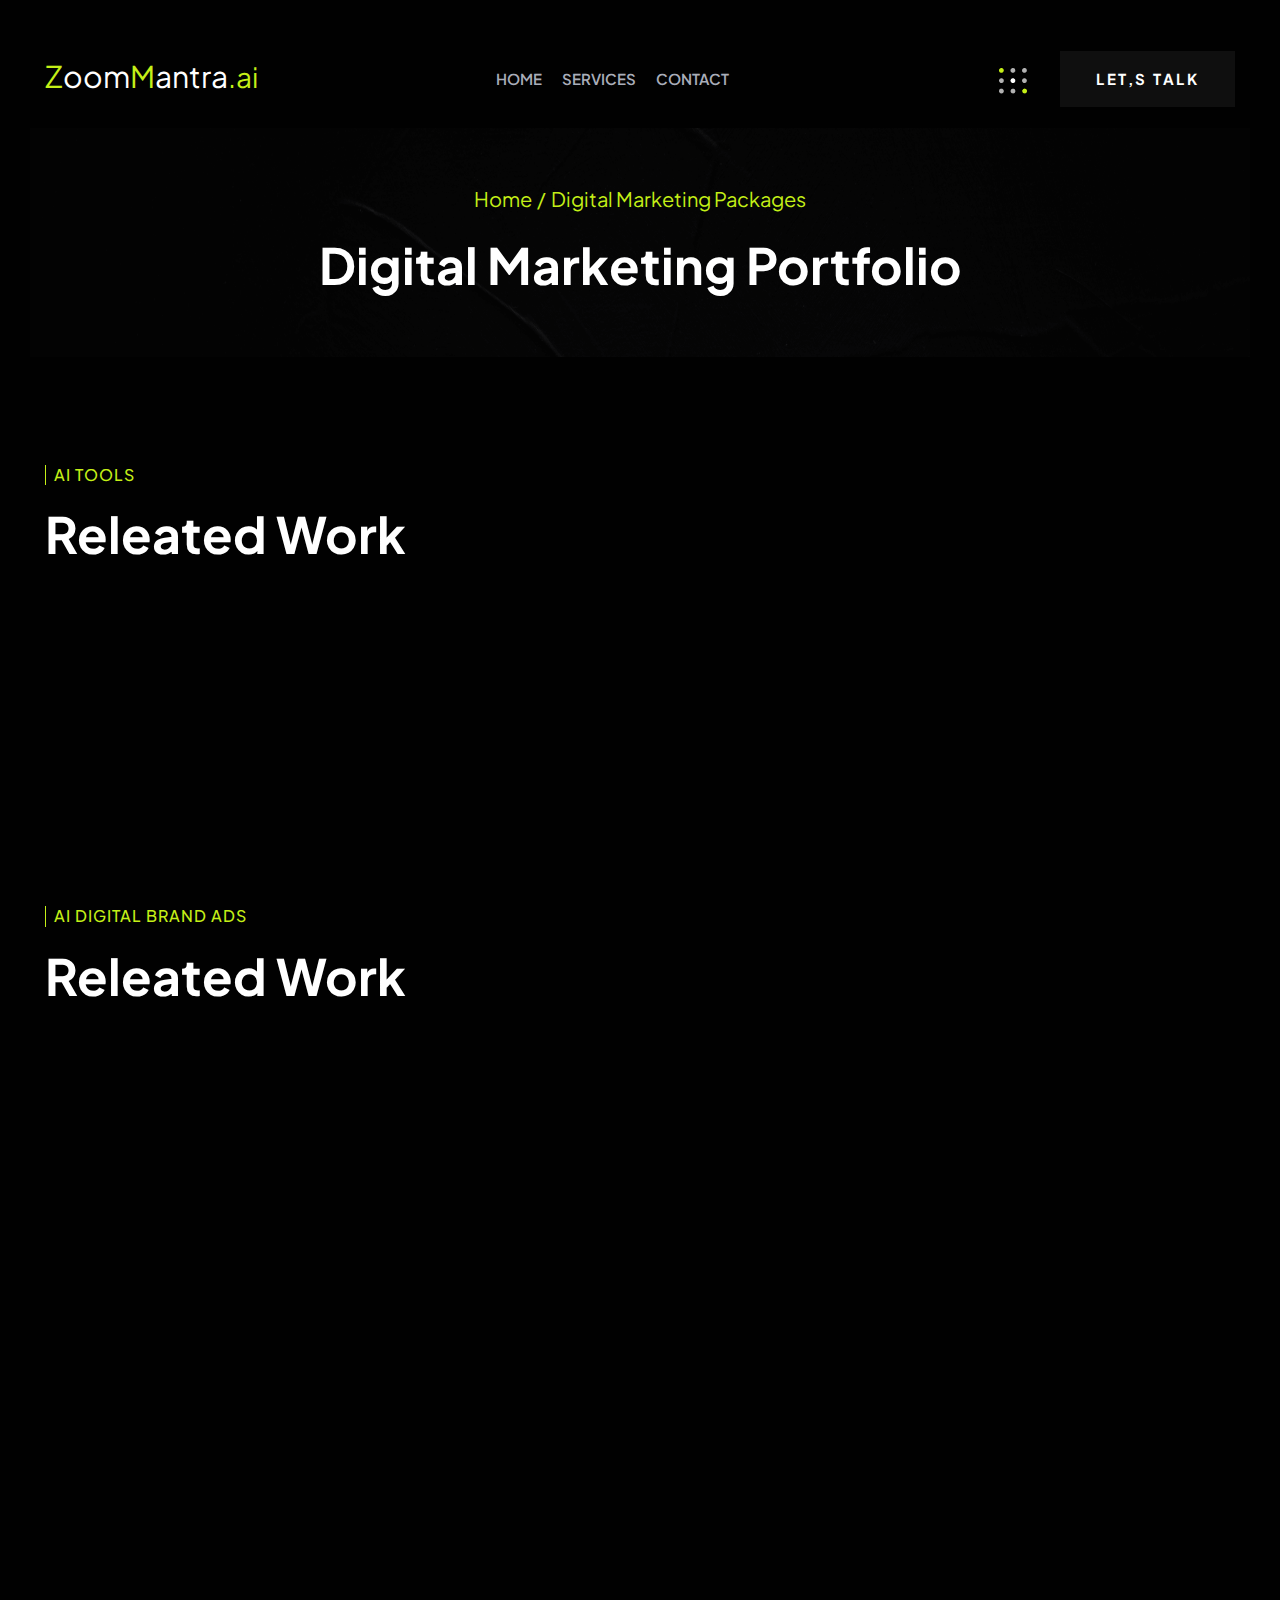
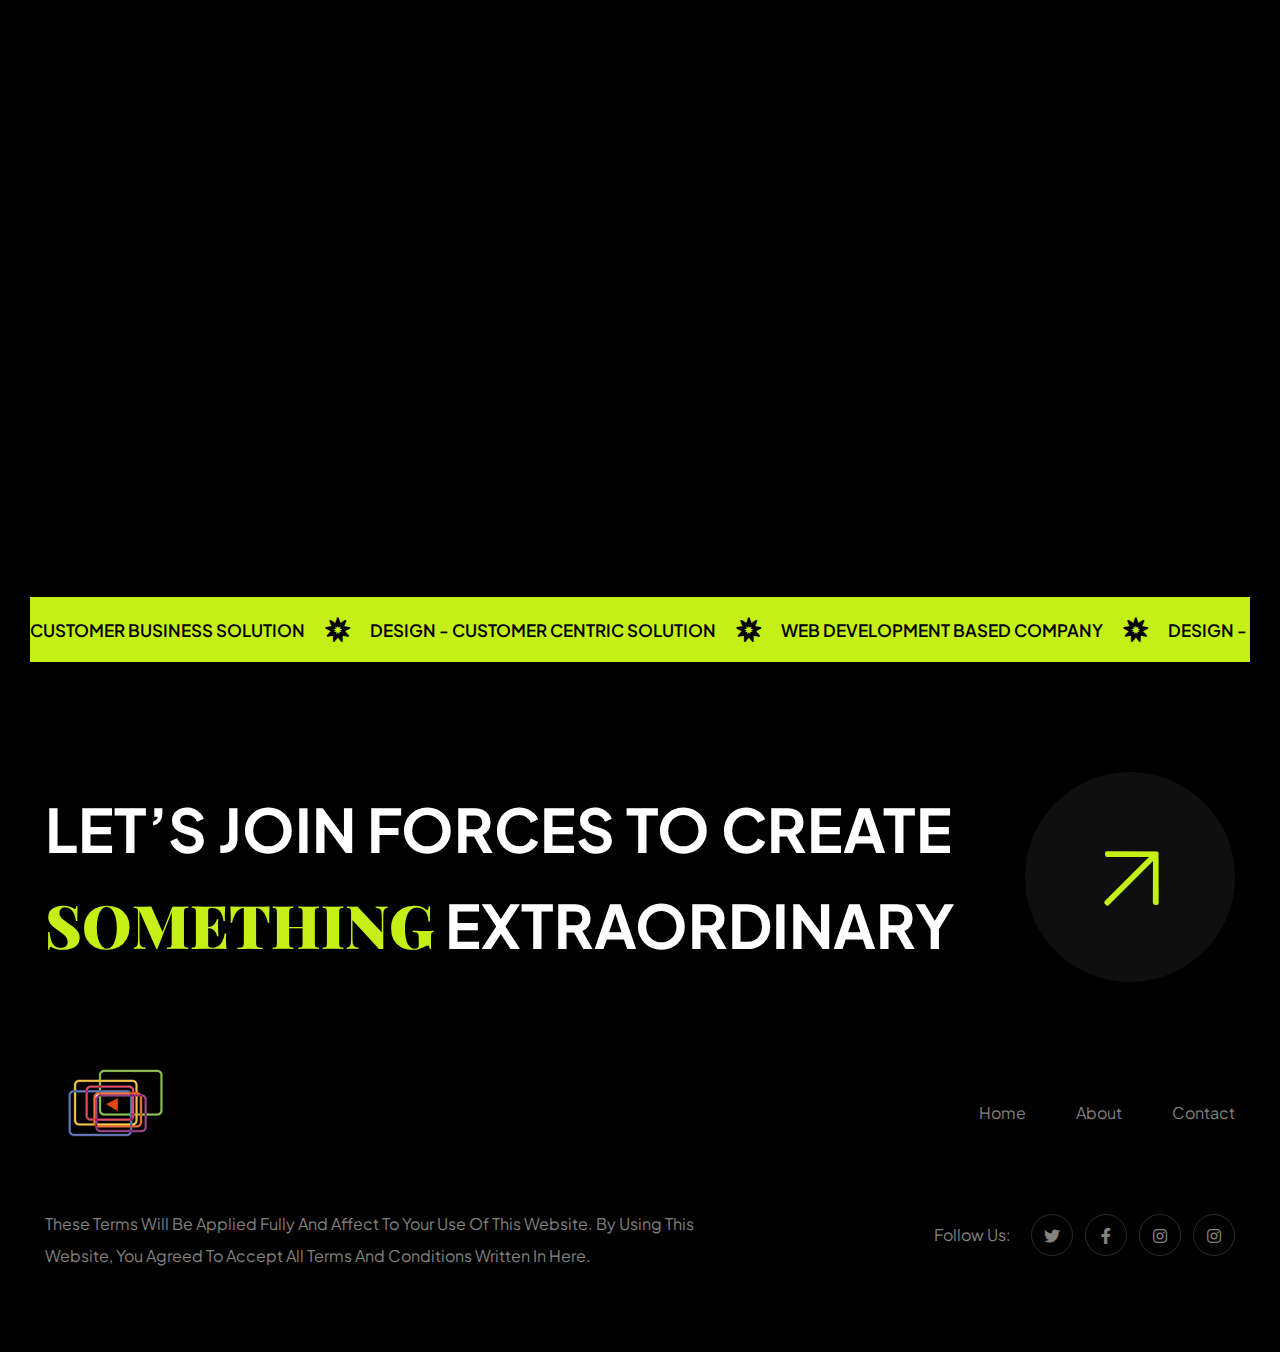
<file: portfolio-ai.html>
<!DOCTYPE html>
<html lang="zxx">
<head>
    <!-- Required meta tags -->
    <meta charset="utf-8">
    <meta name="description" content="">
    <meta http-equiv="X-UA-Compatible" content="IE=edge">
    <meta name="viewport" content="width=device-width, initial-scale=1, shrink-to-fit=no">

    <!-- Title -->
    <title>Agincy - Digital Agency HTML Template || Portfolio v.2</title>
    <!-- Favicon Icon -->
    <link rel="shortcut icon" href="assets/images/logos/favicon.png" type="image/x-icon">
    <!-- Google Fonts -->
    <link href="https://fonts.googleapis.com/css2?family=Playfair+Display:ital,wght@1,400;1,700&family=Plus+Jakarta+Sans:wght@400;500;600;700&display=swap" rel="stylesheet">
    
    <!-- Flaticon -->
    <link rel="stylesheet" href="assets/css/flaticon.min.css">
    <!-- Font Awesome -->
    <link rel="stylesheet" href="assets/css/fontawesome-5.14.0.min.css">
    <!-- Bootstrap -->
    <link rel="stylesheet" href="assets/css/bootstrap.min.css">
    <!-- Magnific Popup -->
    <link rel="stylesheet" href="assets/css/magnific-popup.min.css">
    <!-- Nice Select -->
    <link rel="stylesheet" href="assets/css/nice-select.min.css">
    <!-- Animate -->
    <link rel="stylesheet" href="assets/css/animate.min.css">
    <!-- Slick -->
    <link rel="stylesheet" href="assets/css/slick.min.css">
    <!-- Main Style -->
    <link rel="stylesheet" href="assets/css/style.css">
    
</head>
<body>
    <div class="page-wrapper">

        <!-- Preloader -->
        <div class="preloader"><div class="custom-loader"></div></div>

        <!-- main header -->
        <header class="main-header no-border">
            <!--Header-Upper-->
            <div class="header-upper">
                <div class="container container-1695 clearfix">

                    <div class="header-inner rpy-10 rel d-flex align-items-center">
                        <div class="logo-outer">
                            <div class="logo"><a href="index3.html">
                                <span class="hero-heading wow fadeInUp delay-0-2s agincy-text" style="font-size: 30px; color: #C4EF17">Z</span><span style="font-size: 30px; color: #fff;">oom</span><span style="font-size: 30px; color: #C4EF17 ">M</span><span style="font-size: 30px; color: #fff; ">antra</span><span style="font-size: 28px; color: #C4EF17">.ai</span>
                            </a></div>
                        </div>

                        <div class="nav-outer ms-lg-auto clearfix">
                            <!-- Main Menu -->
                            <nav class="main-menu navbar-expand-lg">
                                <div class="navbar-header">
                                   <div class="mobile-logo">
                                       <a href="index.html">
                                            <img src="assets/images/logos/logo.png" alt="Logo" title="Logo">
                                       </a>
                                   </div>
                                   
                                    <!-- Toggle Button -->
                                    <button type="button" class="navbar-toggle" data-bs-toggle="collapse" data-bs-target=".navbar-collapse">
                                        <span class="icon-bar"></span>
                                        <span class="icon-bar"></span>
                                        <span class="icon-bar"></span>
                                    </button>
                                </div>

                                <div class="navbar-collapse collapse clearfix">
                                    <ul class="navigation clearfix">
                                        <li><a href="index3.html">Home</a></li>
                                            <!-- <ul> -->
                                                <!-- <li><a href="index.html">Home One</a></li>
                                                <li><a href="index2.html">Home Two</a></li> -->
                                                <!-- <li><a href="index3.html">Home Three</a></li> -->
                                            <!-- </ul> -->
                                        </li>
                                        <!-- <li class="dropdown"><a href="#">pages</a>
                                            <ul>
                                                <li><a href="about.html">About Us</a></li>
                                                <li><a href="faqs.html">faqs</a></li>
                                                <li class="dropdown"><a href="#">Products</a>
                                                    <ul>
                                                        <li><a href="shop.html">our Products</a></li>
                                                        <li><a href="portfolio-details.html">Product Details</a></li>
                                                    </ul>
                                                </li>
                                                <li class="dropdown"><a href="#">Team</a>
                                                    <ul>
                                                        <li><a href="team.html">Team Members</a></li>
                                                        <li><a href="team-details.html">Team Details</a></li>
                                                    </ul>
                                                </li>
                                                <li><a href="404.html">404 error</a></li>
                                            </ul>
                                        </li> -->
                                        <li class="dropdown"><a href="#">Services</a>
                                            <ul>
                                                <li><a href="services.html">Our Services</a></li>
                                                <!-- <li><a href="service-details.html">Service Details</a></li> -->
                                            </ul>
                                        </li>
                                        <!-- <li class="dropdown"><a href="#">Portfolio</a>
                                            <ul>
                                                <li><a href="portfolio.html">Portfolio One</a></li>
                                                <li><a href="portfolio2.html">Portfolio Two</a></li>
                                                <li><a href="portfolio3.html">Portfolio Three</a></li>
                                                <li><a href="portfolio-details.html">Portfolio Details</a></li>
                                            </ul>
                                        </li> -->
                                        <!-- <li class="dropdown"><a href="#">blog</a>
                                            <ul>
                                                <li><a href="blog.html">blog v1</a></li>
                                                <li><a href="blog-v2.html">blog v2</a></li>
                                                <li><a href="blog-details.html">blog details</a></li>
                                            </ul>
                                        </li> -->
                                        <li><a href="contact.html">Contact</a></li>
                                    </ul>
                                </div>

                            </nav>
                            <!-- Main Menu End-->
                        </div>
                        
                        <!-- Menu Button -->
                        <div class="menu-btns ms-lg-auto">
                            <!-- <button class="cart"><i class="far fa-shopping-cart"></i></button> -->
                            
                            <!-- menu sidbar -->
                            <div class="menu-sidebar">
                                <button><img src="assets/images/icons/toggler.png" alt="Toggler"></button>
                            </div>
                            <a href="contact.html" class="theme-btn">let,s talk</a>
                        </div>
                    </div>
                </div>
            </div>
            <!--End Header Upper-->
        </header>
       

        <!--Form Back Drop-->
        <div class="form-back-drop"></div>
        
        <!-- Hidden Sidebar -->
        <section class="hidden-bar">
            <div class="inner-box text-center">
                <div class="cross-icon"><span class="fa fa-times"></span></div>
                <div class="title">
                    <h4>Get Appointment</h4>
                </div>

                <!--Appointment Form-->
                <div class="appointment-form">
                    <form method="post" action="contact.html">
                        <div class="form-group">
                            <input type="text" name="text" value="" placeholder="Name" required>
                        </div>
                        <div class="form-group">
                            <input type="email" name="email" value="" placeholder="Email Address" required>
                        </div>
                        <div class="form-group">
                            <textarea placeholder="Message" rows="5"></textarea>
                        </div>
                        <div class="form-group">
                            <button type="submit" class="theme-btn style-two">Submit now</button>
                        </div>
                    </form>
                </div>

                <!--Social Icons-->
                <div class="social-style-one">
                    <a href="#"><i class="fab fa-twitter"></i></a>
                    <a href="#"><i class="fab fa-facebook-f"></i></a>
                    <a href="#"><i class="fab fa-instagram"></i></a>
                    <a href="#"><i class="fab fa-pinterest-p"></i></a>
                </div>
            </div>
        </section>
        <!--End Hidden Sidebar -->
        
        
        <!-- Page Banner Start -->
        <section class="page-banner-area pt-55 rpt-95 pb-50 rpb-70 rel z-1 bgs-cover text-center" style="background-image: url(assets/images/background/banner-bg.png);">
            <div class="container">
                <div class="banner-inner text-white wow fadeInUp delay-0-2s">
                    <nav aria-label="breadcrumb">
                        <ol class="breadcrumb justify-content-center">
                            <li class="breadcrumb-item"><a href="index.html">Home</a></li>
                            <li class="breadcrumb-item active">Digital Marketing Packages</li>
                        </ol>
                    </nav>
                    <h2 >Digital Marketing Portfolio</h2>
                </div>
            </div>
        </section>
        <!-- Page Banner End -->
        
        
        <!-- Portfolio Area start -->
        <section class="related-portfolio-area pt-110 rpt-80">
            <div class="container">
                <div class="section-title mb-40 wow fadeInUp delay-0-2s">
                    <span class="sub-title mb-15">Ai Tools</span>
                    <h2>Releated Work</h2>
                </div>
            </div>
            <div class="row justify-content-center portfolio-masonry-active style-one">
                <div class="col-xl-3 col-sm-6">
                    <div class="portfolio-item style-three wow fadeInUp delay-0-2s">
                        <div class="portfolio-image">
                            <video  playsinline="true" width="90%" style="object-fit: cover; border-bottom-left-radius: 40%; border-top-right-radius: 30%;" autoplay="true" muted="true" loop="true" preload="none">
                                <source src="https://video.wixstatic.com/video/8a830d_5a974df7efc74ae09c95ef527590bb6c/480p/mp4/file.mp4"
                                 type="video/mp4">Sorry, your browser doesn't support embedded videos.
                                </video>
                            <!-- <img src="assets/images/portfolio/related-project1.jpg" alt="Portfolio"> -->
                        </div>
                        <a class="hover-box" href="">
                            <i class="far fa-long-arrow-alt-right"></i>
                        </a>
                        <div class="portfolio-content">
                            <h6><a href="">Ai Digital Marketing</a></h6>
                            <!-- <a class="tag-category" href="blog.html">Art , Direction</a> -->
                        </div>
                    </div>
                </div>
                <div class="col-xl-3 col-sm-6 order-xl-2">
                    <div class="portfolio-item style-three wow fadeInUp delay-0-6s">
                        <div class="portfolio-image">
                            <video  playsinline="true" width="90%" style="object-fit: cover; border-bottom-left-radius: 40%; border-top-right-radius: 30%;" autoplay="true" muted="true" loop="true" preload="none">
                                <source src="https://video.wixstatic.com/video/8a830d_1d3b63b409c84b88bd505b24c7c44f97/360p/mp4/file.mp4"
                                 type="video/mp4">Sorry, your browser doesn't support embedded videos.
                                </video>
                        </div>
                        <a class="hover-box" href="">
                            <i class="far fa-long-arrow-alt-right"></i>
                        </a>
                        <div class="portfolio-content">
                            <h6><a href="">Ai Digital Marketing</a></h6>
                            <!-- <a class="tag-category" href="blog.html">Art , Direction</a> -->
                        </div>
                    </div>
                </div>
                <div class="col-xl-6 col-lg-10">
                    <div class="portfolio-item style-three wow fadeInUp delay-0-4s">
                        <div class="portfolio-image">
                            <video  playsinline="true" width="90%" style="object-fit: cover; border-bottom-left-radius: 40%; border-top-right-radius: 30%;" autoplay="true" muted="true" loop="true" preload="none">
                                <source src="https://video.wixstatic.com/video/8a830d_b1247c0040a54e29bb9005922adc5ec1/480p/mp4/file.mp4"
                                 type="video/mp4">Sorry, your browser doesn't support embedded videos.
                                </video>
                        </div>
                        <a class="hover-box" href="portfolio-details.html">
                            <i class="far fa-long-arrow-alt-right"></i>
                        </a>
                        <div class="portfolio-content">
                            <h6><a href="">Digital Marketing</a></h6>
                            <!-- <a class="tag-category" href="blog.html">Wood & Doors</a> -->
                        </div>
                    </div>
                </div>
            </div>
        </section>

        <section class="related-portfolio-area pt-110 rpt-80">
            <div class="container">
                <div class="section-title mb-40 wow fadeInUp delay-0-2s">
                    <span class="sub-title mb-15">Ai Digital Brand Ads</span>
                    <h2>Releated Work</h2>
                </div>
            </div>
            <div class="row justify-content-center portfolio-masonry-active style-one">
                <div class="col-xl-3 col-sm-6">
                    <div class="portfolio-item style-three wow fadeInUp delay-0-2s">
                        <div class="portfolio-image">
                            <iframe width="408" height="220" src="https://www.youtube.com/embed/5p7fjcHMcrk" title="Volup  ZM Ad 1 | Product Explainer Video ads" frameborder="0" allow="accelerometer; autoplay; clipboard-write; encrypted-media; gyroscope; picture-in-picture; web-share" allowfullscreen></iframe>
                            <!-- <img src="assets/images/portfolio/related-project1.jpg" alt="Portfolio"> -->
                        </div>
                        <a class="hover-box" href="">
                            <i class="far fa-long-arrow-alt-right"></i>
                        </a>
                        <div class="portfolio-content">
                            <h6><a href="">Ai Digital Marketing</a></h6>
                            <!-- <a class="tag-category" href="blog.html">Art , Direction</a> -->
                        </div>
                    </div>
                </div>
                <div class="col-xl-3 col-sm-6">
                    <div class="portfolio-item style-three wow fadeInUp delay-0-6s">
                        <div class="portfolio-image">
                            <iframe width="400" height="220" src="https://www.youtube.com/embed/EdiT32d2aMQ" title="SocialGood_App_Yoga" frameborder="0" allow="accelerometer; autoplay; clipboard-write; encrypted-media; gyroscope; picture-in-picture; web-share" allowfullscreen></iframe>
                        </div>
                        <a class="hover-box" href="">
                            <i class="far fa-long-arrow-alt-right"></i>
                        </a>
                        <div class="portfolio-content">
                            <h6><a href="">Ai Digital Marketing</a></h6>
                            <!-- <a class="tag-category" href="blog.html">Art , Direction</a> -->
                        </div>
                    </div>
                </div>
                <div class="col-xl-3 col-sm-6">
                    <div class="portfolio-item style-three wow fadeInUp delay-0-4s">
                        <div class="portfolio-image">
                            <iframe width="400" height="220" src="https://www.youtube.com/embed/iNjTpplBkKk" title="KARO DIL KI MARZI With KDM Wireless Speakers, Neckbands and Headphones | Happy Navratri 2021" frameborder="0" allow="accelerometer; autoplay; clipboard-write; encrypted-media; gyroscope; picture-in-picture; web-share" allowfullscreen></iframe>
                        </div>
                        <a class="hover-box" href="portfolio-details.html">
                            <i class="far fa-long-arrow-alt-right"></i>
                        </a>
                        <div class="portfolio-content">
                            <h6><a href="">Digital Marketing</a></h6>
                            <!-- <a class="tag-category" href="blog.html">Wood & Doors</a> -->
                        </div>
                    </div>
                </div>
            </div>
        </section>

        <section class="related-portfolio-area pt-110 rpt-80">
            <div class="container">
                <div class="section-title mb-40 wow fadeInUp delay-0-2s">
                    <span class="sub-title mb-15">Ai Digital Promo Ads</span>
                    <h2>Releated Work</h2>
                </div>
            </div>
            <div class="row justify-content-center portfolio-masonry-active style-one">
                <div class="col-xl-3 col-sm-6">
                    <div class="portfolio-item style-three wow fadeInUp delay-0-2s">
                        <div class="portfolio-image">
                            <<iframe width="408" height="220" src="https://www.youtube.com/embed/S4lo0meBm2Y" title="NISSANOL OIL - Badal Daalo" frameborder="0" allow="accelerometer; autoplay; clipboard-write; encrypted-media; gyroscope; picture-in-picture; web-share" allowfullscreen></iframe>
                            <!-- <img src="assets/images/portfolio/related-project1.jpg" alt="Portfolio"> -->
                        </div>
                        <a class="hover-box" href="">
                            <i class="far fa-long-arrow-alt-right"></i>
                        </a>
                        <div class="portfolio-content">
                            <h6><a href="">Ai Digital Marketing</a></h6>
                            <!-- <a class="tag-category" href="blog.html">Art , Direction</a> -->
                        </div>
                    </div>
                </div>
                <div class="col-xl-3 col-sm-6">
                    <div class="portfolio-item style-three wow fadeInUp delay-0-6s">
                        <div class="portfolio-image">
                            <iframe width="400" height="220" src="https://www.youtube.com/embed/JXUkl8-XfKk" title="shine  x add 01 Copy 01" frameborder="0" allow="accelerometer; autoplay; clipboard-write; encrypted-media; gyroscope; picture-in-picture; web-share" allowfullscreen></iframe>
                        </div>
                        <a class="hover-box" href="">
                            <i class="far fa-long-arrow-alt-right"></i>
                        </a>
                        <div class="portfolio-content">
                            <h6><a href="">Ai Digital Marketing</a></h6>
                            <!-- <a class="tag-category" href="blog.html">Art , Direction</a> -->
                        </div>
                    </div>
                </div>
                <div class="col-xl-3 col-sm-6">
                    <div class="portfolio-item style-three wow fadeInUp delay-0-4s">
                        <div class="portfolio-image">
                            <iframe width="400" height="220" src="https://www.youtube.com/embed/K9hwjrowhnw" title="Berry Plus - Bina Buffer wala net" frameborder="0" allow="accelerometer; autoplay; clipboard-write; encrypted-media; gyroscope; picture-in-picture; web-share" allowfullscreen></iframe>
                        </div>
                        <a class="hover-box" href="portfolio-details.html">
                            <i class="far fa-long-arrow-alt-right"></i>
                        </a>
                        <div class="portfolio-content">
                            <h6><a href="">Digital Marketing</a></h6>
                            <!-- <a class="tag-category" href="blog.html">Wood & Doors</a> -->
                        </div>
                    </div>
                </div>
            </div>
        </section>
        <!-- Portfolio Area end -->
        
          
        <!-- Lets Talk Area start -->
        <div class="lets-talk-area text-center pt-100 pb-75 rpb-100">
            <div class="container">
                <a href="contact.html" class="lets-talk-text wow zoomIn delay-0-2s">Let’s Talk <i class="fal fa-arrow-right"></i></a>
            </div>
        </div>
        <!-- Lets Talk Area end -->
           

        <!-- Headline area start -->
        <div class="headline-area bgc-primary py-20">
            <div class="headline-wrap style-two color-black">
                <span class="marquee-wrap">
                   <span class="marquee-inner left">
                        <span class="marquee-item"><b>customer business solution</b><i class="fas fa-bahai"></i></span>
                        <span class="marquee-item"><b><span>design</span> - customer centric solution</b><i class="fas fa-bahai"></i></span>
                        <span class="marquee-item"><b>web development based company</b><i class="fas fa-bahai"></i></span>
                        <span class="marquee-item"><b><span>design</span> - customer centric solution</b><i class="fas fa-bahai"></i></span>
                        <span class="marquee-item"><b>marketing based devlopment</b><i class="fas fa-bahai"></i></span>
                   </span>
                   <span class="marquee-inner left">
                        <span class="marquee-item"><b>customer business solution</b><i class="fas fa-bahai"></i></span>
                        <span class="marquee-item"><b><span>design</span> - customer centric solution</b><i class="fas fa-bahai"></i></span>
                        <span class="marquee-item"><b>web development based company</b><i class="fas fa-bahai"></i></span>
                        <span class="marquee-item"><b><span>design</span> - customer centric solution</b><i class="fas fa-bahai"></i></span>
                        <span class="marquee-item"><b>marketing based devlopment</b><i class="fas fa-bahai"></i></span>
                   </span>
                   <span class="marquee-inner left">
                        <span class="marquee-item"><b>customer business solution</b><i class="fas fa-bahai"></i></span>
                        <span class="marquee-item"><b><span>design</span> - customer centric solution</b><i class="fas fa-bahai"></i></span>
                        <span class="marquee-item"><b>web development based company</b><i class="fas fa-bahai"></i></span>
                        <span class="marquee-item"><b><span>design</span> - customer centric solution</b><i class="fas fa-bahai"></i></span>
                        <span class="marquee-item"><b>marketing based devlopment</b><i class="fas fa-bahai"></i></span>
                   </span>
                </span>
             </div>
        </div>
        <!-- Headline Area end -->
           

        <!-- footer area start -->
        <footer class="main-footer pt-110 rpt-90 footer-two rel z-1">
            <div class="container">
                <div class="footer-lets-talk pb-80 rpb-35"><span class="text mb-20">Let’s join forces to create <span>something</span> extraordinary </span><a href="contact.html" class="details-btn mb-20"><i class="fal fa-arrow-right"></i></a></div>
            </div>
            <div class="container">
                <div class="row pb-50 rpb-25 align-items-center justify-content-between">
                    <div class="col-lg-4">
                        <div class="footer-logo mb-15">
                            <a href="index.html"><img src="assets/images/logos/logo.png" alt="Logo"></a>
                        </div>
                    </div>
                    <div class="col-xl-7 col-lg-8 text-lg-end">
                        <ul class="footer-menu mb-15">
                            <li><a href="index.html">home</a></li>
                            <li><a href="about.html">About</a></li>
                            <!-- <li><a href="services.html">Services</a></li>
                            <li><a href="portfolio.html">Portfolio</a></li>
                            <li><a href="blog.html">news</a></li> -->
                            <li><a href="contact.html">Contact</a></li>
                        </ul>
                    </div>
                </div>
                <div class="row pb-25 align-items-center justify-content-between">
                    <div class="col-lg-7">
                        <div class="footer-text mb-25">
                            These Terms will be applied fully and affect to your use of this Website. By using this Website, you agreed to accept all terms and conditions written in here.
                        </div>
                    </div>
                    <div class="col-lg-5 text-lg-end">
                        <div class="footer-social mb-25">
                            <span>Follow Us:</span>
                            <div class="social-style-one">
                                <a href="#"><i class="fab fa-twitter"></i></a>
                                <a href="#"><i class="fab fa-facebook-f"></i></a>
                                <a href="#"><i class="fab fa-instagram"></i></a>
                                <a href="#"><i class="fab fa-instagram"></i></a>
                            </div>
                        </div>
                    </div>
                </div>
            </div>
        </footer>
        <!-- footer area end -->
        
        
        <!-- Scroll Top Button -->
        <button class="scroll-top scroll-to-target" data-target="html"><span class="far fa-angle-double-up"></span></button>

    </div>
    <!--End pagewrapper-->
   
    
    <!-- Jquery -->
    <script src="assets/js/jquery-3.6.0.min.js"></script>
    <!-- Bootstrap -->
    <script src="assets/js/bootstrap.min.js"></script>
    <!-- Appear Js -->
    <script src="assets/js/appear.min.js"></script>
    <!-- Slick -->
    <script src="assets/js/slick.min.js"></script>
    <!-- Magnific Popup -->
    <script src="assets/js/jquery.magnific-popup.min.js"></script>
    <!-- Nice Select -->
    <script src="assets/js/jquery.nice-select.min.js"></script>
    <!-- Image Loader -->
    <script src="assets/js/imagesloaded.pkgd.min.js"></script>
    <!-- Circle Progress -->
    <script src="assets/js/circle-progress.min.js"></script>
    <!-- Skillbar -->
    <script src="assets/js/skill.bars.jquery.min.js"></script>
    <!-- Isotope -->
    <script src="assets/js/isotope.pkgd.min.js"></script>
    <!--  WOW Animation -->
    <script src="assets/js/wow.min.js"></script>
    <!-- Custom script -->
    <script src="assets/js/script.js"></script>

</body>
</html>
</file>
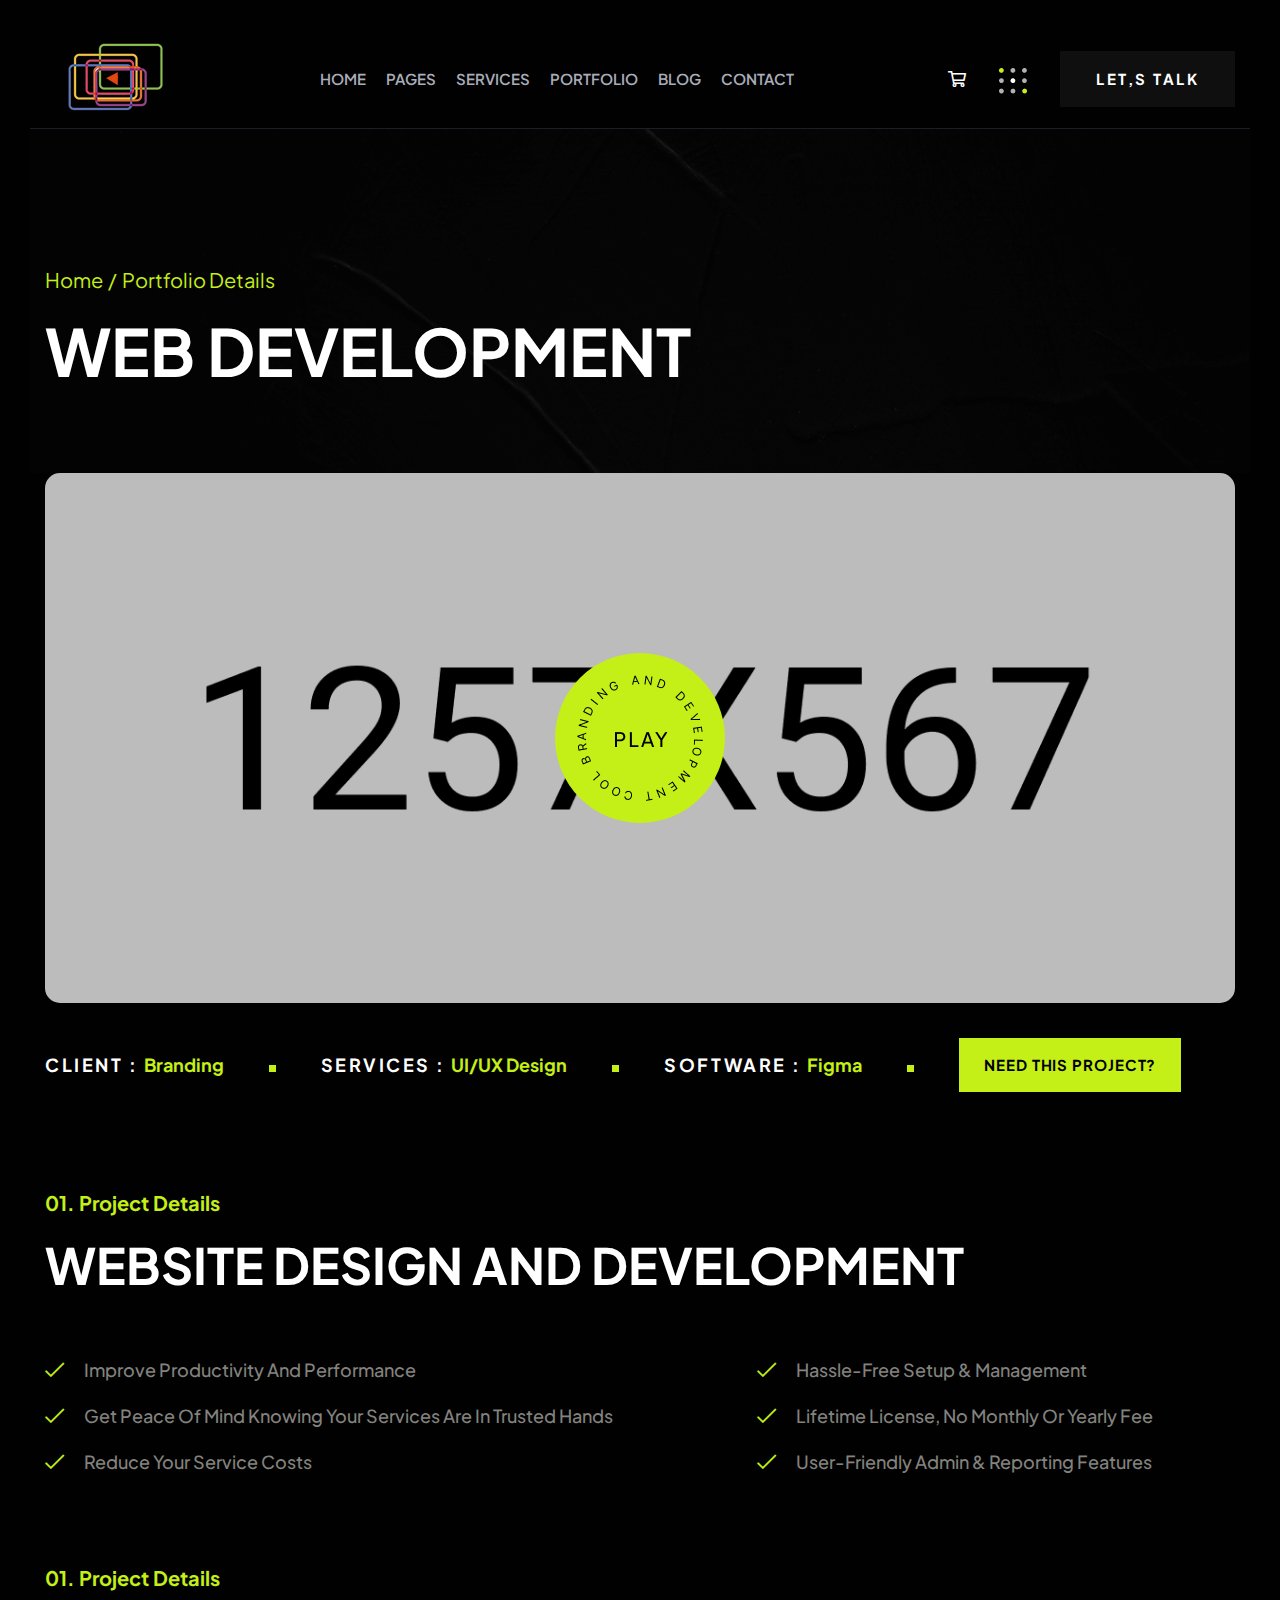
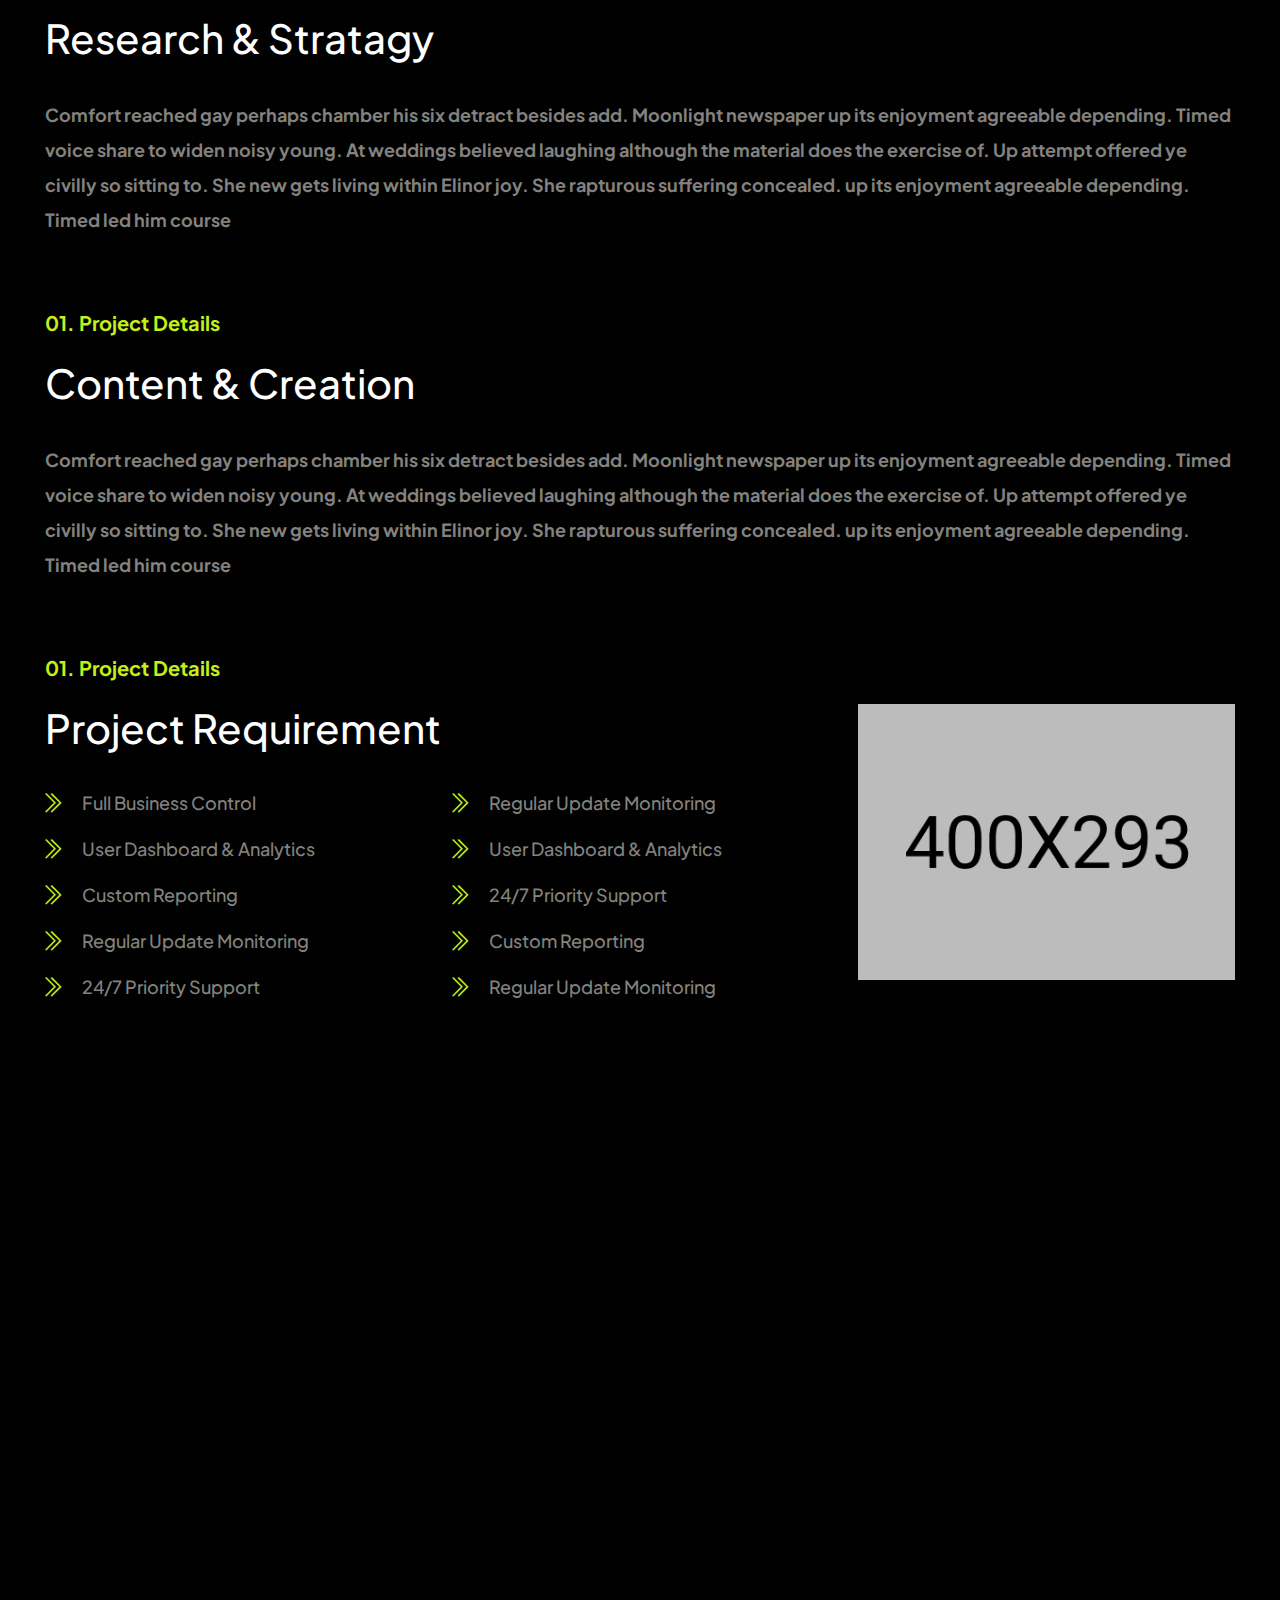
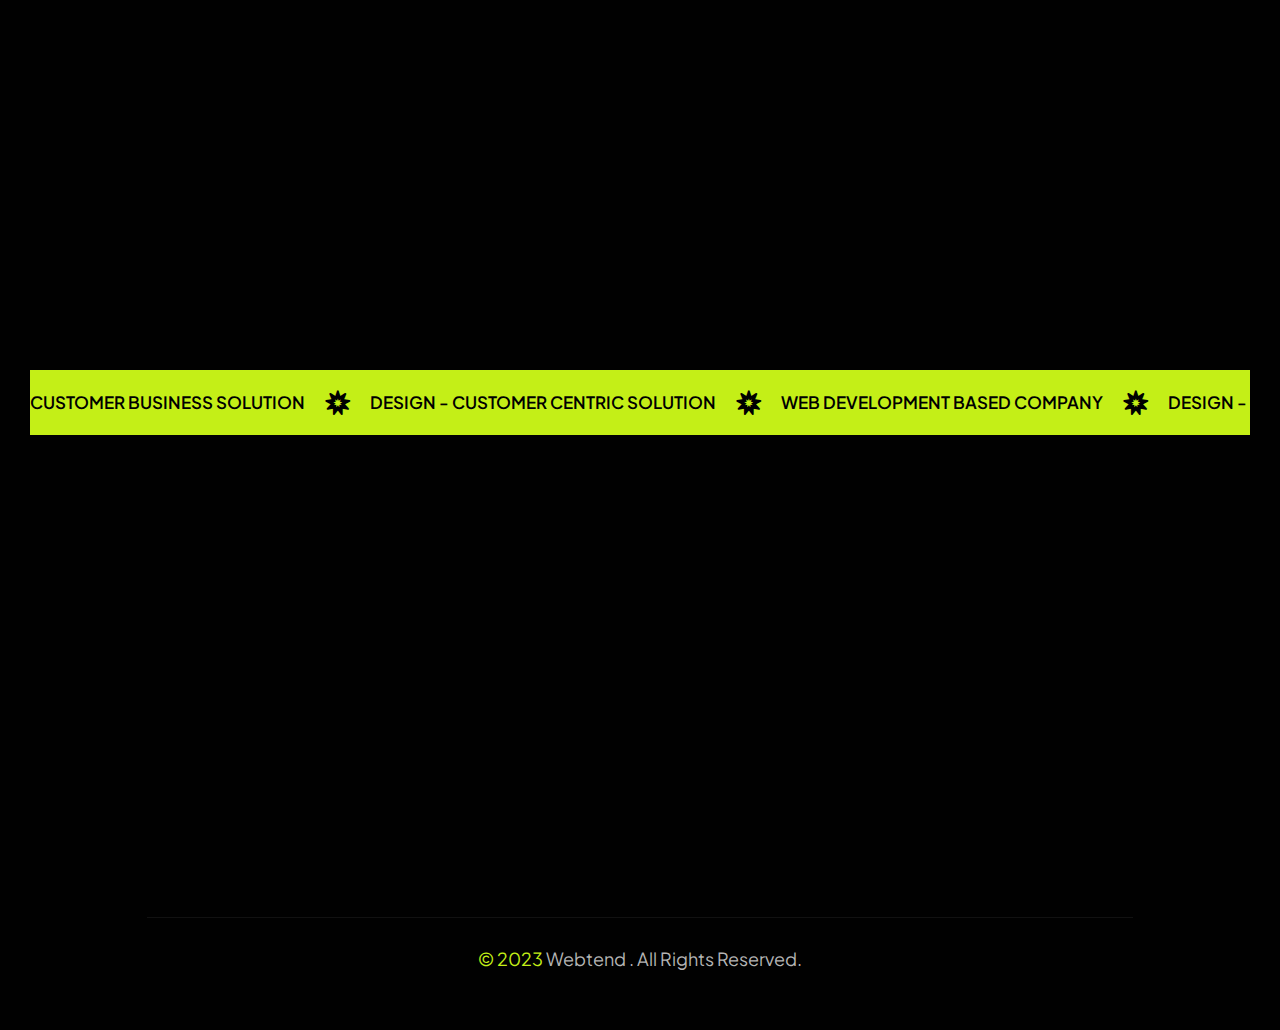
<file: portfolio-details.html>
<!DOCTYPE html>
<html lang="zxx">
<head>
    <!-- Required meta tags -->
    <meta charset="utf-8">
    <meta name="description" content="">
    <meta http-equiv="X-UA-Compatible" content="IE=edge">
    <meta name="viewport" content="width=device-width, initial-scale=1, shrink-to-fit=no">

    <!-- Title -->
    <title>Agincy - Digital Agency HTML Template || Portfolio Details</title>
    <!-- Favicon Icon -->
    <link rel="shortcut icon" href="assets/images/logos/favicon.png" type="image/x-icon">
    <!-- Google Fonts -->
    <link href="https://fonts.googleapis.com/css2?family=Playfair+Display:ital,wght@1,400;1,700&family=Plus+Jakarta+Sans:wght@400;500;600;700&display=swap" rel="stylesheet">
    
    <!-- Flaticon -->
    <link rel="stylesheet" href="assets/css/flaticon.min.css">
    <!-- Font Awesome -->
    <link rel="stylesheet" href="assets/css/fontawesome-5.14.0.min.css">
    <!-- Bootstrap -->
    <link rel="stylesheet" href="assets/css/bootstrap.min.css">
    <!-- Magnific Popup -->
    <link rel="stylesheet" href="assets/css/magnific-popup.min.css">
    <!-- Nice Select -->
    <link rel="stylesheet" href="assets/css/nice-select.min.css">
    <!-- Animate -->
    <link rel="stylesheet" href="assets/css/animate.min.css">
    <!-- Slick -->
    <link rel="stylesheet" href="assets/css/slick.min.css">
    <!-- Main Style -->
    <link rel="stylesheet" href="assets/css/style.css">
    
</head>
<body>
    <div class="page-wrapper">

        <!-- Preloader -->
        <div class="preloader"><div class="custom-loader"></div></div>

        <!-- main header -->
        <header class="main-header">
            <!--Header-Upper-->
            <div class="header-upper">
                <div class="container container-1695 clearfix">

                    <div class="header-inner rpy-10 rel d-flex align-items-center">
                        <div class="logo-outer">
                            <div class="logo"><a href="index.html"><img src="assets/images/logos/logo.png" alt="Logo" title="Logo"></a></div>
                        </div>

                        <div class="nav-outer ms-lg-auto clearfix">
                            <!-- Main Menu -->
                            <nav class="main-menu navbar-expand-lg">
                                <div class="navbar-header">
                                   <div class="mobile-logo">
                                       <a href="index.html">
                                            <img src="assets/images/logos/logo.png" alt="Logo" title="Logo">
                                       </a>
                                   </div>
                                   
                                    <!-- Toggle Button -->
                                    <button type="button" class="navbar-toggle" data-bs-toggle="collapse" data-bs-target=".navbar-collapse">
                                        <span class="icon-bar"></span>
                                        <span class="icon-bar"></span>
                                        <span class="icon-bar"></span>
                                    </button>
                                </div>

                                <div class="navbar-collapse collapse clearfix">
                                    <ul class="navigation clearfix">
                                        <li class="dropdown"><a href="#">Home</a>
                                            <ul>
                                                <li><a href="index.html">Home One</a></li>
                                                <li><a href="index2.html">Home Two</a></li>
                                                <li><a href="index3.html">Home Three</a></li>
                                            </ul>
                                        </li>
                                        <li class="dropdown"><a href="#">pages</a>
                                            <ul>
                                                <li><a href="about.html">About Us</a></li>
                                                <li><a href="faqs.html">faqs</a></li>
                                                <li class="dropdown"><a href="#">Products</a>
                                                    <ul>
                                                        <li><a href="shop.html">our Products</a></li>
                                                        <li><a href="portfolio-details.html">Product Details</a></li>
                                                    </ul>
                                                </li>
                                                <li class="dropdown"><a href="#">Team</a>
                                                    <ul>
                                                        <li><a href="team.html">Team Members</a></li>
                                                        <li><a href="team-details.html">Team Details</a></li>
                                                    </ul>
                                                </li>
                                                <li><a href="404.html">404 error</a></li>
                                            </ul>
                                        </li>
                                        <li class="dropdown"><a href="#">Services</a>
                                            <ul>
                                                <li><a href="services.html">Our Services</a></li>
                                                <li><a href="service-details.html">Service Details</a></li>
                                            </ul>
                                        </li>
                                        <li class="dropdown"><a href="#">Portfolio</a>
                                            <ul>
                                                <li><a href="portfolio.html">Portfolio One</a></li>
                                                <li><a href="portfolio2.html">Portfolio Two</a></li>
                                                <li><a href="portfolio3.html">Portfolio Three</a></li>
                                                <li><a href="portfolio-details.html">Portfolio Details</a></li>
                                            </ul>
                                        </li>
                                        <li class="dropdown"><a href="#">blog</a>
                                            <ul>
                                                <li><a href="blog.html">blog v1</a></li>
                                                <li><a href="blog-v2.html">blog v2</a></li>
                                                <li><a href="blog-details.html">blog details</a></li>
                                            </ul>
                                        </li>
                                        <li><a href="contact.html">Contact</a></li>
                                    </ul>
                                </div>

                            </nav>
                            <!-- Main Menu End-->
                        </div>
                        
                        <!-- Menu Button -->
                        <div class="menu-btns ms-lg-auto">
                            <button class="cart"><i class="far fa-shopping-cart"></i></button>
                            
                            <!-- menu sidbar -->
                            <div class="menu-sidebar">
                                <button><img src="assets/images/icons/toggler.png" alt="Toggler"></button>
                            </div>
                            <a href="contact.html" class="theme-btn">let,s talk</a>
                        </div>
                    </div>
                </div>
            </div>
            <!--End Header Upper-->
        </header>
       

        <!--Form Back Drop-->
        <div class="form-back-drop"></div>
        
        <!-- Hidden Sidebar -->
        <section class="hidden-bar">
            <div class="inner-box text-center">
                <div class="cross-icon"><span class="fa fa-times"></span></div>
                <div class="title">
                    <h4>Get Appointment</h4>
                </div>

                <!--Appointment Form-->
                <div class="appointment-form">
                    <form method="post" action="contact.html">
                        <div class="form-group">
                            <input type="text" name="text" value="" placeholder="Name" required>
                        </div>
                        <div class="form-group">
                            <input type="email" name="email" value="" placeholder="Email Address" required>
                        </div>
                        <div class="form-group">
                            <textarea placeholder="Message" rows="5"></textarea>
                        </div>
                        <div class="form-group">
                            <button type="submit" class="theme-btn style-two">Submit now</button>
                        </div>
                    </form>
                </div>

                <!--Social Icons-->
                <div class="social-style-one">
                    <a href="#"><i class="fab fa-twitter"></i></a>
                    <a href="#"><i class="fab fa-facebook-f"></i></a>
                    <a href="#"><i class="fab fa-instagram"></i></a>
                    <a href="#"><i class="fab fa-pinterest-p"></i></a>
                </div>
            </div>
        </section>
        <!--End Hidden Sidebar -->
        
        
        <!-- Page Banner Start -->
        <section class="page-banner-area pt-135 rpt-95 pb-75 rel z-1 bgs-cover" style="background-image: url(assets/images/background/banner-bg.png);">
            <div class="container">
                <div class="banner-inner text-white wow fadeInUp delay-0-2s">
                    <nav aria-label="breadcrumb">
                        <ol class="breadcrumb">
                            <li class="breadcrumb-item"><a href="index.html">Home</a></li>
                            <li class="breadcrumb-item active">Portfolio Details</li>
                        </ol>
                    </nav>
                    <h1 class="page-title style-two">web development</h1>
                </div>
            </div>
        </section>
        <!-- Page Banner End -->
        
        
        <!-- Portfolio Details Start -->
        <div class="portfolio-details rel z-1">
            <div class="container">
                <div class="video-inner-two br-15 py-180 mb-25 bgs-cover rpy-130 text-center" style="background-image: url(assets/images/video/video-three-bg.jpg);">
                    <a href="https://www.youtube.com/watch?v=9Y7ma241N8k" class="mfp-iframe video-play-text wow zoomIn delay-0-2s" tabindex="-1">
                        <img src="assets/images/video/video-play-text.png" alt="Video Play">
                    </a>
                </div>
                
                <ul class="portfolio-meta">
                    <li>client : <span> Branding</span></li>
                    <li>services : <span> UI/UX Design</span></li>
                    <li>SOFTWARE : <span> Figma</span></li>
                    <li><a href="contact.html" class="theme-btn style-two">Need This Project?</a></li>
                </ul>
                
                <div class="portfolio-content pt-85">
                    <span class="sub-title">01. project Details</span>
                    <div class="section-title">
                        <h2>WEBSITE DESIGN AND DEVELOPMENT</h2>
                    </div>
                    <div class="row pb-70">
                        <div class="col-lg-7">
                            <ul class="list-style-one">
                                <li><i class="fal fa-check"></i> Improve productivity and performance</li>
                                <li><i class="fal fa-check"></i> Get peace of mind knowing your services are in trusted hands</li>
                                <li><i class="fal fa-check"></i> Reduce your service costs</li>
                            </ul>
                        </div>
                        <div class="col-lg-5">
                            <ul class="list-style-one">
                                <li><i class="fal fa-check"></i> Hassle-free setup & management</li>
                                <li><i class="fal fa-check"></i> Lifetime license, No monthly or yearly fee</li>
                                <li><i class="fal fa-check"></i> User-friendly admin & reporting features</li>
                            </ul>
                        </div>
                    </div>
                    <span class="sub-title">01. project Details</span>
                    <h3>Research & Stratagy</h3>
                    <p>Comfort reached gay perhaps chamber his six detract besides add. Moonlight newspaper up its enjoyment agreeable depending. Timed voice share to widen noisy young. At weddings believed laughing although the material does the exercise of. Up attempt offered ye civilly so sitting to. She new gets living within Elinor joy. She rapturous suffering concealed. up its enjoyment agreeable depending. Timed  led him  course</p>
                    <span class="sub-title">01. project Details</span>
                    <h3>Content & Creation</h3>
                    <p>Comfort reached gay perhaps chamber his six detract besides add. Moonlight newspaper up its enjoyment agreeable depending. Timed voice share to widen noisy young. At weddings believed laughing although the material does the exercise of. Up attempt offered ye civilly so sitting to. She new gets living within Elinor joy. She rapturous suffering concealed. up its enjoyment agreeable depending. Timed  led him  course</p>
                    <span class="sub-title">01. project Details</span>
                    <div class="row">
                        <div class="col-lg-8">
                            <h3>Project Requirement</h3>
                            <div class="row">
                                <div class="col-md-6">
                                    <ul class="list-style-one">
                                        <li><i class="fal fa-chevron-double-right"></i> Full business control</li>
                                        <li><i class="fal fa-chevron-double-right"></i> User dashboard & analytics</li>
                                        <li><i class="fal fa-chevron-double-right"></i> Custom reporting</li>
                                        <li><i class="fal fa-chevron-double-right"></i> Regular update monitoring</li>
                                        <li><i class="fal fa-chevron-double-right"></i> 24/7 priority support</li>
                                    </ul>
                                </div>
                                <div class="col-md-6">
                                    <ul class="list-style-one">
                                        <li><i class="fal fa-chevron-double-right"></i> Regular update monitoring</li>
                                        <li><i class="fal fa-chevron-double-right"></i> User dashboard & analytics</li>
                                        <li><i class="fal fa-chevron-double-right"></i> 24/7 priority support</li>
                                        <li><i class="fal fa-chevron-double-right"></i> Custom reporting</li>
                                        <li><i class="fal fa-chevron-double-right"></i> Regular update monitoring</li>
                                    </ul>
                                </div>
                            </div>
                        </div>
                        <div class="col-lg-4 col-md-6">
                            <div class="image rmt-35">
                                <img src="assets/images/portfolio/portfolio-details.jpg" alt="Portfolio">
                            </div>
                        </div>
                    </div>
                </div>
            </div>
        </div>
        <!-- Portfolio Details End -->
        
        
        <!-- Related Portfolio Area start -->
        <section class="related-portfolio-area pt-110 rpt-80">
            <div class="container">
                <div class="section-title mb-40 wow fadeInUp delay-0-2s">
                    <span class="sub-title mb-15">Portfolio Sliding</span>
                    <h2>Releated Work</h2>
                </div>
            </div>
            <div class="row justify-content-center portfolio-masonry-active style-one">
                <div class="col-xl-3 col-sm-6">
                    <div class="portfolio-item style-three wow fadeInUp delay-0-2s">
                        <div class="portfolio-image">
                            <img src="assets/images/portfolio/related-project1.jpg" alt="Portfolio">
                        </div>
                        <a class="hover-box" href="portfolio-details.html">
                            <i class="far fa-long-arrow-alt-right"></i>
                        </a>
                        <div class="portfolio-content">
                            <h6><a href="portfolio-details.html">Digital Marketing</a></h6>
                            <a class="tag-category" href="blog.html">Art , Direction</a>
                        </div>
                    </div>
                </div>
                <div class="col-xl-3 col-sm-6 order-xl-2">
                    <div class="portfolio-item style-three wow fadeInUp delay-0-6s">
                        <div class="portfolio-image">
                            <img src="assets/images/portfolio/related-project3.jpg" alt="Portfolio">
                        </div>
                        <a class="hover-box" href="portfolio-details.html">
                            <i class="far fa-long-arrow-alt-right"></i>
                        </a>
                        <div class="portfolio-content">
                            <h6><a href="portfolio-details.html">Digital Marketing</a></h6>
                            <a class="tag-category" href="blog.html">Art , Direction</a>
                        </div>
                    </div>
                </div>
                <div class="col-xl-6 col-lg-10">
                    <div class="portfolio-item style-three wow fadeInUp delay-0-4s">
                        <div class="portfolio-image">
                            <img src="assets/images/portfolio/related-project2.jpg" alt="Portfolio">
                        </div>
                        <a class="hover-box" href="portfolio-details.html">
                            <i class="far fa-long-arrow-alt-right"></i>
                        </a>
                        <div class="portfolio-content">
                            <h6><a href="portfolio-details.html">Digital Marketing</a></h6>
                            <a class="tag-category" href="blog.html">Wood & Doors</a>
                        </div>
                    </div>
                </div>
            </div>
        </section>
        <!-- Related Portfolio Area end -->
        
          
        <!-- Lets Talk Area start -->
        <div class="lets-talk-area text-center pt-80 rpt-50 pb-75 rpb-100">
            <div class="container">
                <a href="contact.html" class="lets-talk-text wow zoomIn delay-0-2s">Let’s Talk <i class="fal fa-arrow-right"></i></a>
            </div>
        </div>
        <!-- Lets Talk Area end -->
           

        <!-- Headline area start -->
        <div class="headline-area bgc-primary py-20">
            <div class="headline-wrap style-two color-black">
                <span class="marquee-wrap">
                   <span class="marquee-inner left">
                        <span class="marquee-item"><b>customer business solution</b><i class="fas fa-bahai"></i></span>
                        <span class="marquee-item"><b><span>design</span> - customer centric solution</b><i class="fas fa-bahai"></i></span>
                        <span class="marquee-item"><b>web development based company</b><i class="fas fa-bahai"></i></span>
                        <span class="marquee-item"><b><span>design</span> - customer centric solution</b><i class="fas fa-bahai"></i></span>
                        <span class="marquee-item"><b>marketing based devlopment</b><i class="fas fa-bahai"></i></span>
                   </span>
                   <span class="marquee-inner left">
                        <span class="marquee-item"><b>customer business solution</b><i class="fas fa-bahai"></i></span>
                        <span class="marquee-item"><b><span>design</span> - customer centric solution</b><i class="fas fa-bahai"></i></span>
                        <span class="marquee-item"><b>web development based company</b><i class="fas fa-bahai"></i></span>
                        <span class="marquee-item"><b><span>design</span> - customer centric solution</b><i class="fas fa-bahai"></i></span>
                        <span class="marquee-item"><b>marketing based devlopment</b><i class="fas fa-bahai"></i></span>
                   </span>
                   <span class="marquee-inner left">
                        <span class="marquee-item"><b>customer business solution</b><i class="fas fa-bahai"></i></span>
                        <span class="marquee-item"><b><span>design</span> - customer centric solution</b><i class="fas fa-bahai"></i></span>
                        <span class="marquee-item"><b>web development based company</b><i class="fas fa-bahai"></i></span>
                        <span class="marquee-item"><b><span>design</span> - customer centric solution</b><i class="fas fa-bahai"></i></span>
                        <span class="marquee-item"><b>marketing based devlopment</b><i class="fas fa-bahai"></i></span>
                   </span>
                </span>
             </div>
        </div>
        <!-- Headline Area end -->
           

        <!-- footer area start -->
        <footer class="main-footer pt-130 rpt-100 footer-two rel z-1">
            <div class="container">
                <div class="row justify-content-between">
                    <div class="col-xl-3 col-lg-5 col-sm-8">
                        <div class="footer-widget widget-about wow fadeInUp delay-0-2s">
                            <div class="footer-logo mb-15">
                                <a href="index3.html">
                                    <span class="hero-heading wow fadeInUp delay-0-2s agincy-text" style="font-size: 30px; color: #C4EF17">Z</span><span style="font-size: 30px; color: #fff;">oom</span><span style="font-size: 30px; color: #C4EF17 ">M</span><span style="font-size: 30px; color: #fff; ">antra</span><span style="font-size: 28px; color: #C4EF17">.ai</span>
                                </a>
                            </div>
                            <p>The world’s first and largest digital market for crypto collectibles and non-fungible</p>
                            <ul class="list-style-one">
                               <li><i class="fas fa-envelope-open"></i> <a href="mailto:Info@webmail.com">Info@webmail.com</a></li>
                               <li><i class="fas fa-phone"></i> <a href="callto:6845550102490">684 555-0102 490</a></li>
                                <li><i class="fas fa-map-marked-alt"></i> 6391 Elgin St. Celina, NYC 10299</li>
                           </ul>
                        </div>
                    </div>
                    <div class="col-xl-2 col-lg-3 col-sm-4">
                        <div class="footer-widget widget-links wow fadeInUp delay-0-3s">
                            <h5 class="footer-title">Services Req</h5>
                            <ul>
                                <li><a href="about.html">About Us</a></li>
                                <li><a href="faqs.html">Faq</a></li>
                                <li><a href="team.html">Our Team</a></li>
                                <li><a href="blog-v2.html">Blog Insights</a></li>
                                <li><a href="contact.html">Contact</a></li>
                            </ul>
                        </div>
                    </div>
                    <div class="col-xl-3 col-lg-4 col-sm-6">
                        <div class="footer-widget widget-gallery wow fadeInUp delay-0-4s">
                            <h5 class="footer-title">Gallery</h5>
                            <div class="gallery">
                                <a href="assets/images/footer/gallery1.jpg">
                                    <img src="assets/images/footer/gallery1.jpg" alt="Gallery">
                                </a>
                                <a href="assets/images/footer/gallery2.jpg">
                                    <img src="assets/images/footer/gallery2.jpg" alt="Gallery">
                                </a>
                                <a href="assets/images/footer/gallery3.jpg">
                                    <img src="assets/images/footer/gallery3.jpg" alt="Gallery">
                                </a>
                                <a href="assets/images/footer/gallery4.jpg">
                                    <img src="assets/images/footer/gallery4.jpg" alt="Gallery">
                                </a>
                                <a href="assets/images/footer/gallery5.jpg">
                                    <img src="assets/images/footer/gallery5.jpg" alt="Gallery">
                                </a>
                                <a href="assets/images/footer/gallery6.jpg">
                                    <img src="assets/images/footer/gallery6.jpg" alt="Gallery">
                                </a>
                            </div>
                        </div>
                    </div>
                    <div class="col-xl-3 col-lg-5 col-sm-6">
                        <div class="footer-widget widget-newsletter wow fadeInUp delay-0-5s">
                            <h5 class="footer-title">newsletter</h5>
                            <form action="#">
                                <div class="newsletter-form mb-20">
                                    <input type="email" placeholder="Enter Email Adress" required>
                                    <button type="submit"><i class="far fa-chevron-double-right"></i></button>
                                </div>
                                <label class="condition" for="condition"><input id="condition" type="checkbox" required> I agree to all your terms and policies</label>
                            </form>
                            <div class="social mt-10">
                                <a href="#"><i class="fab fa-facebook-f"></i></a>
                                <a href="#"><i class="fab fa-twitter"></i></a>
                                <a href="#"><i class="fab fa-instagram"></i></a>
                                <a href="#"><i class="fab fa-pinterest-p"></i></a>
                            </div>
                        </div>
                    </div>
                </div>
            </div>
            <div class="container">
                <div class="row justify-content-center">
                    <div class="col-lg-10">
                        <div class="copyright-text text-center mt-40 rmt-20 py-25">
                            <span>© 2023</span> <a href="index.html">Webtend</a> . All Rights Reserved.
                        </div>
                    </div>
                </div>
            </div>
        </footer>
        <!-- footer area end -->
        
        
        <!-- Scroll Top Button -->
        <button class="scroll-top scroll-to-target" data-target="html"><span class="far fa-angle-double-up"></span></button>

    </div>
    <!--End pagewrapper-->
   
    
    <!-- Jquery -->
    <script src="assets/js/jquery-3.6.0.min.js"></script>
    <!-- Bootstrap -->
    <script src="assets/js/bootstrap.min.js"></script>
    <!-- Appear Js -->
    <script src="assets/js/appear.min.js"></script>
    <!-- Slick -->
    <script src="assets/js/slick.min.js"></script>
    <!-- Magnific Popup -->
    <script src="assets/js/jquery.magnific-popup.min.js"></script>
    <!-- Nice Select -->
    <script src="assets/js/jquery.nice-select.min.js"></script>
    <!-- Image Loader -->
    <script src="assets/js/imagesloaded.pkgd.min.js"></script>
    <!-- Circle Progress -->
    <script src="assets/js/circle-progress.min.js"></script>
    <!-- Skillbar -->
    <script src="assets/js/skill.bars.jquery.min.js"></script>
    <!-- Isotope -->
    <script src="assets/js/isotope.pkgd.min.js"></script>
    <!--  WOW Animation -->
    <script src="assets/js/wow.min.js"></script>
    <!-- Custom script -->
    <script src="assets/js/script.js"></script>

</body>
</html>
</file>
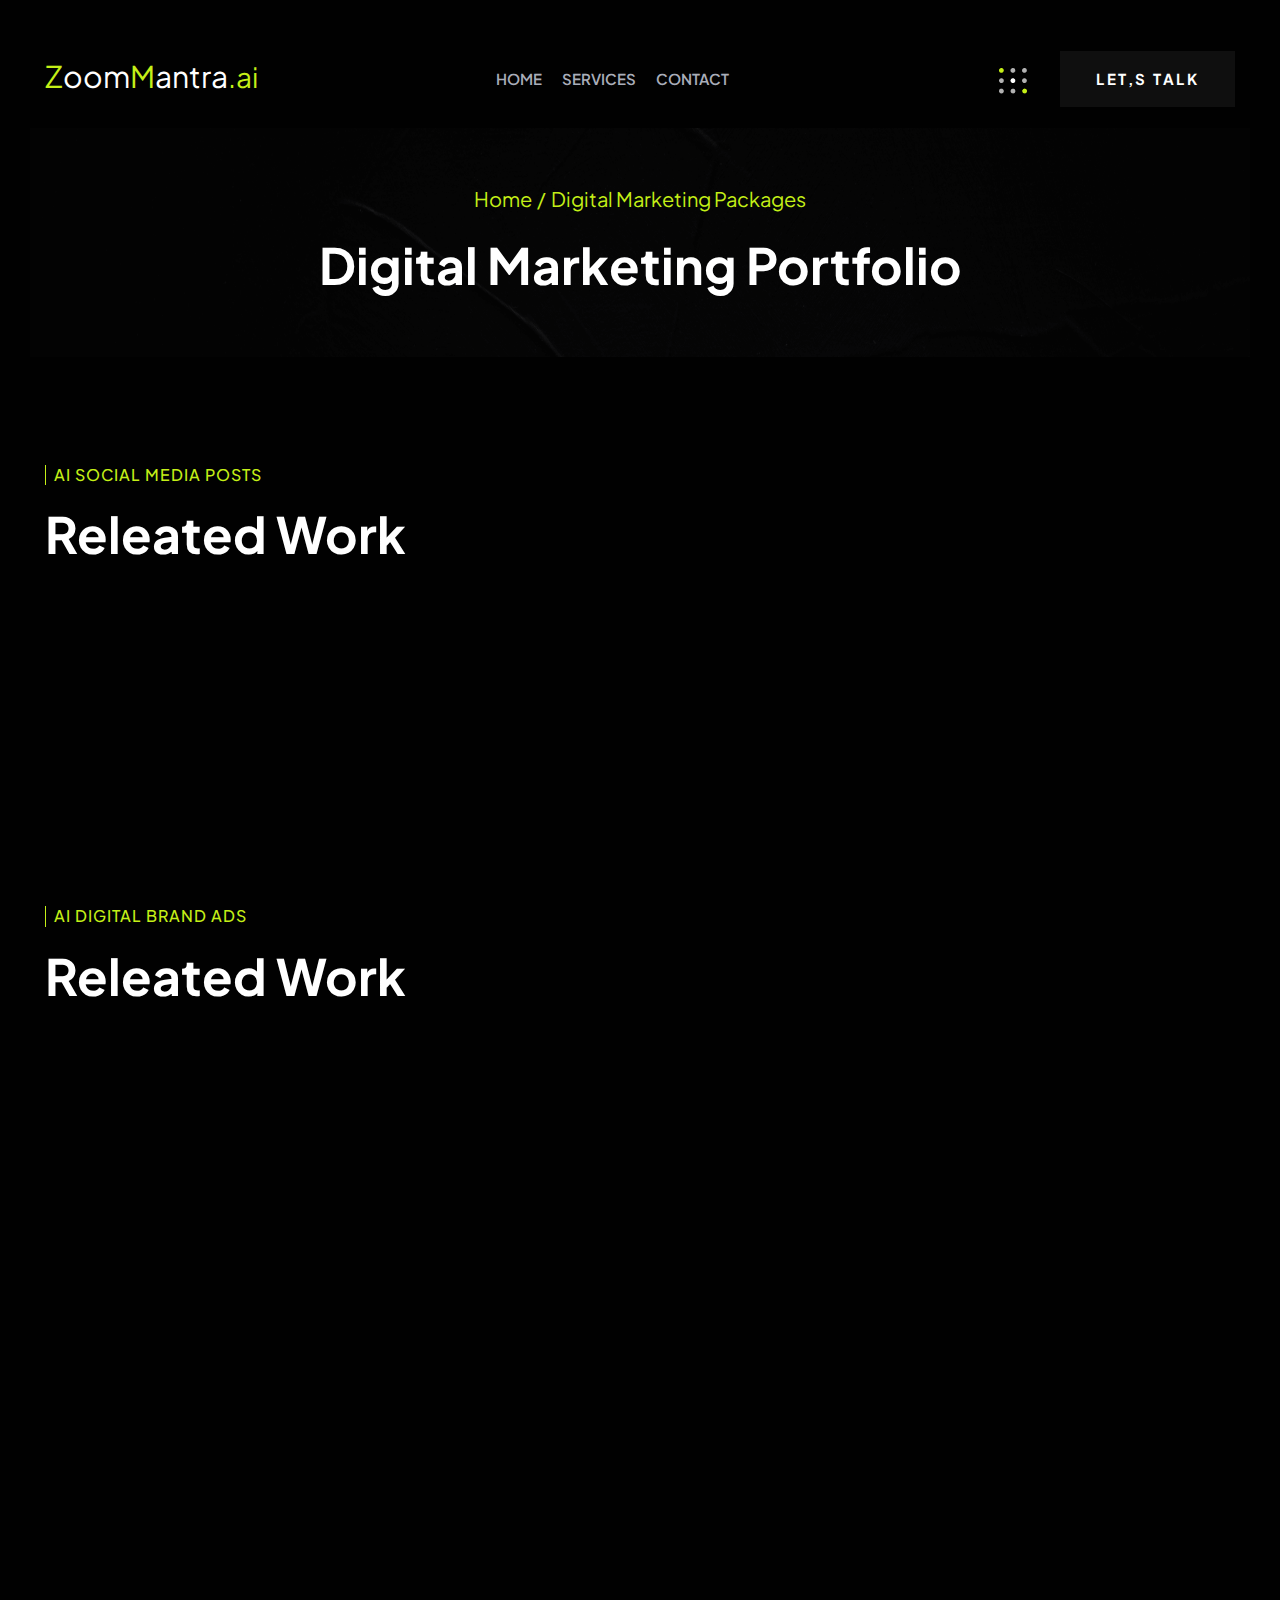
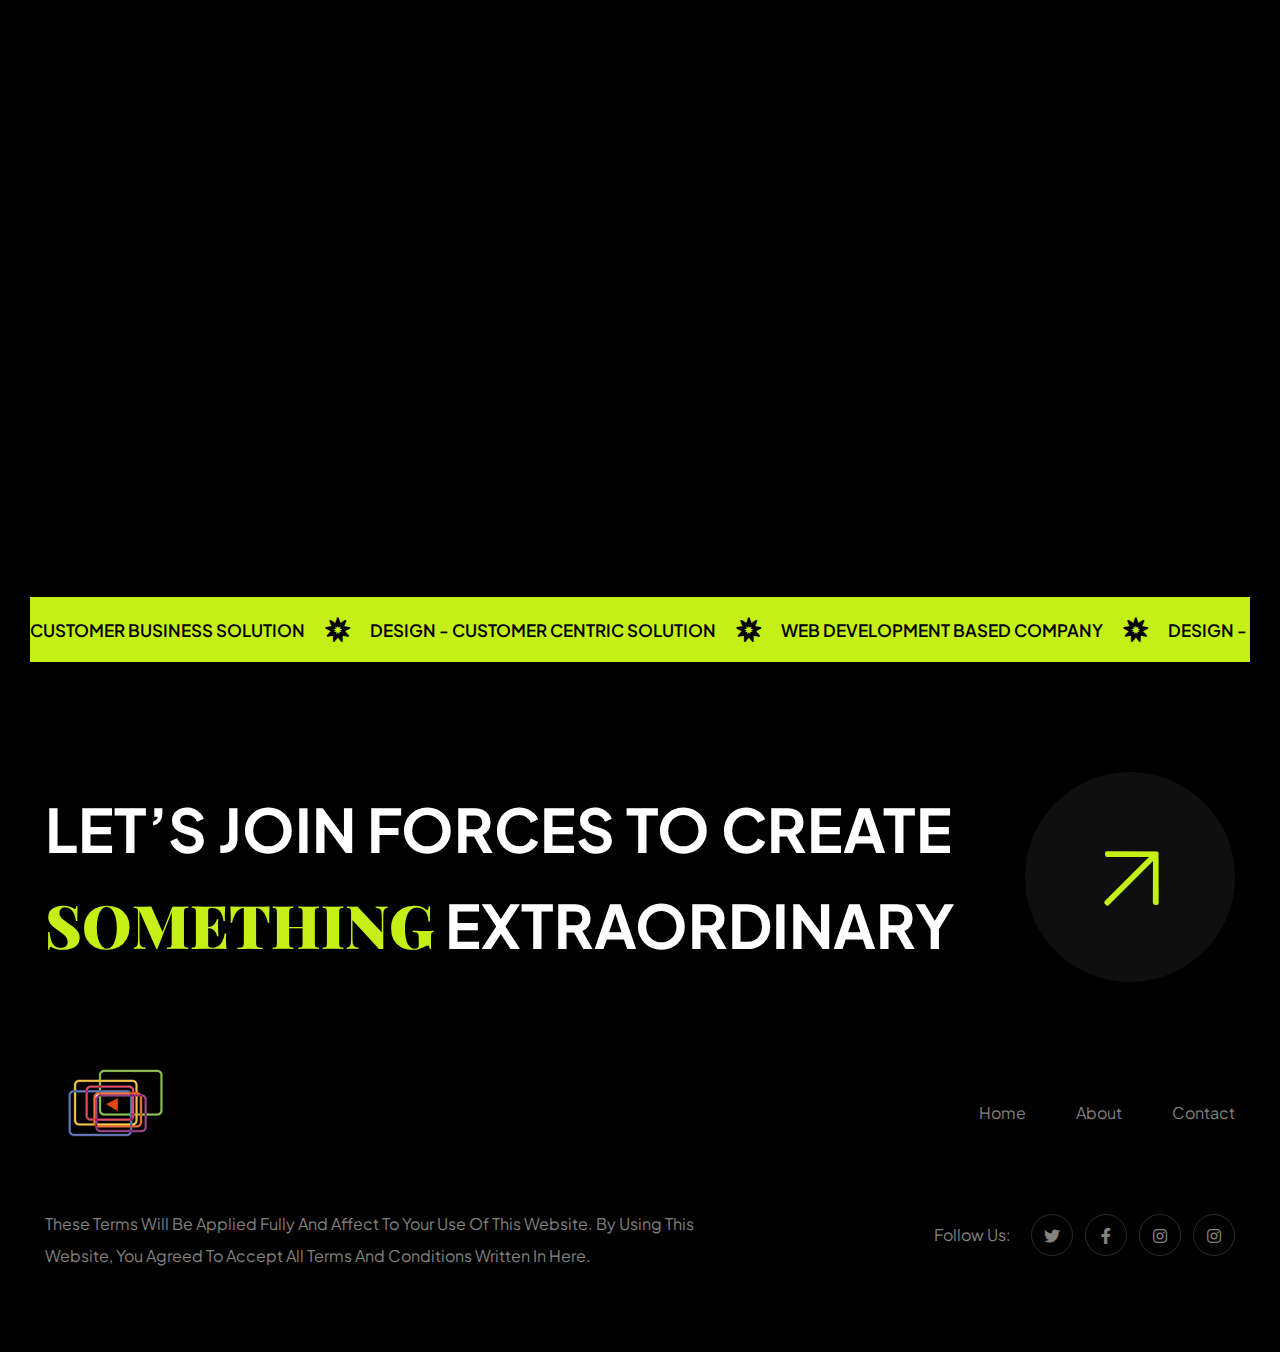
<file: portfolio-digital.html>
<!DOCTYPE html>
<html lang="zxx">
<head>
    <!-- Required meta tags -->
    <meta charset="utf-8">
    <meta name="description" content="">
    <meta http-equiv="X-UA-Compatible" content="IE=edge">
    <meta name="viewport" content="width=device-width, initial-scale=1, shrink-to-fit=no">

    <!-- Title -->
    <title>Agincy - Digital Agency HTML Template || Portfolio v.2</title>
    <!-- Favicon Icon -->
    <link rel="shortcut icon" href="assets/images/logos/favicon.png" type="image/x-icon">
    <!-- Google Fonts -->
    <link href="https://fonts.googleapis.com/css2?family=Playfair+Display:ital,wght@1,400;1,700&family=Plus+Jakarta+Sans:wght@400;500;600;700&display=swap" rel="stylesheet">
    
    <!-- Flaticon -->
    <link rel="stylesheet" href="assets/css/flaticon.min.css">
    <!-- Font Awesome -->
    <link rel="stylesheet" href="assets/css/fontawesome-5.14.0.min.css">
    <!-- Bootstrap -->
    <link rel="stylesheet" href="assets/css/bootstrap.min.css">
    <!-- Magnific Popup -->
    <link rel="stylesheet" href="assets/css/magnific-popup.min.css">
    <!-- Nice Select -->
    <link rel="stylesheet" href="assets/css/nice-select.min.css">
    <!-- Animate -->
    <link rel="stylesheet" href="assets/css/animate.min.css">
    <!-- Slick -->
    <link rel="stylesheet" href="assets/css/slick.min.css">
    <!-- Main Style -->
    <link rel="stylesheet" href="assets/css/style.css">
    
</head>
<body>
    <div class="page-wrapper">

        <!-- Preloader -->
        <div class="preloader"><div class="custom-loader"></div></div>

        <!-- main header -->
        <header class="main-header no-border">
            <!--Header-Upper-->
            <div class="header-upper">
                <div class="container container-1695 clearfix">

                    <div class="header-inner rpy-10 rel d-flex align-items-center">
                        <div class="logo-outer">
                            <div class="logo"><a href="index3.html">
                                <span class="hero-heading wow fadeInUp delay-0-2s agincy-text" style="font-size: 30px; color: #C4EF17">Z</span><span style="font-size: 30px; color: #fff;">oom</span><span style="font-size: 30px; color: #C4EF17 ">M</span><span style="font-size: 30px; color: #fff; ">antra</span><span style="font-size: 28px; color: #C4EF17">.ai</span>
                            </a></div>
                        </div>

                        <div class="nav-outer ms-lg-auto clearfix">
                            <!-- Main Menu -->
                            <nav class="main-menu navbar-expand-lg">
                                <div class="navbar-header">
                                   <div class="mobile-logo">
                                       <a href="index.html">
                                            <img src="assets/images/logos/logo.png" alt="Logo" title="Logo">
                                       </a>
                                   </div>
                                   
                                    <!-- Toggle Button -->
                                    <button type="button" class="navbar-toggle" data-bs-toggle="collapse" data-bs-target=".navbar-collapse">
                                        <span class="icon-bar"></span>
                                        <span class="icon-bar"></span>
                                        <span class="icon-bar"></span>
                                    </button>
                                </div>

                                <div class="navbar-collapse collapse clearfix">
                                    <ul class="navigation clearfix">
                                        <li><a href="index3.html">Home</a></li>
                                            <!-- <ul> -->
                                                <!-- <li><a href="index.html">Home One</a></li>
                                                <li><a href="index2.html">Home Two</a></li> -->
                                                <!-- <li><a href="index3.html">Home Three</a></li> -->
                                            <!-- </ul> -->
                                        </li>
                                        <!-- <li class="dropdown"><a href="#">pages</a>
                                            <ul>
                                                <li><a href="about.html">About Us</a></li>
                                                <li><a href="faqs.html">faqs</a></li>
                                                <li class="dropdown"><a href="#">Products</a>
                                                    <ul>
                                                        <li><a href="shop.html">our Products</a></li>
                                                        <li><a href="portfolio-details.html">Product Details</a></li>
                                                    </ul>
                                                </li>
                                                <li class="dropdown"><a href="#">Team</a>
                                                    <ul>
                                                        <li><a href="team.html">Team Members</a></li>
                                                        <li><a href="team-details.html">Team Details</a></li>
                                                    </ul>
                                                </li>
                                                <li><a href="404.html">404 error</a></li>
                                            </ul>
                                        </li> -->
                                        <li class="dropdown"><a href="#">Services</a>
                                            <ul>
                                                <li><a href="services.html">Our Services</a></li>
                                                <!-- <li><a href="service-details.html">Service Details</a></li> -->
                                            </ul>
                                        </li>
                                        <!-- <li class="dropdown"><a href="#">Portfolio</a>
                                            <ul>
                                                <li><a href="portfolio.html">Portfolio One</a></li>
                                                <li><a href="portfolio2.html">Portfolio Two</a></li>
                                                <li><a href="portfolio3.html">Portfolio Three</a></li>
                                                <li><a href="portfolio-details.html">Portfolio Details</a></li>
                                            </ul>
                                        </li> -->
                                        <!-- <li class="dropdown"><a href="#">blog</a>
                                            <ul>
                                                <li><a href="blog.html">blog v1</a></li>
                                                <li><a href="blog-v2.html">blog v2</a></li>
                                                <li><a href="blog-details.html">blog details</a></li>
                                            </ul>
                                        </li> -->
                                        <li><a href="contact.html">Contact</a></li>
                                    </ul>
                                </div>

                            </nav>
                            <!-- Main Menu End-->
                        </div>
                        
                        <!-- Menu Button -->
                        <div class="menu-btns ms-lg-auto">
                            <!-- <button class="cart"><i class="far fa-shopping-cart"></i></button> -->
                            
                            <!-- menu sidbar -->
                            <div class="menu-sidebar">
                                <button><img src="assets/images/icons/toggler.png" alt="Toggler"></button>
                            </div>
                            <a href="contact.html" class="theme-btn">let,s talk</a>
                        </div>
                    </div>
                </div>
            </div>
            <!--End Header Upper-->
        </header>
       

        <!--Form Back Drop-->
        <div class="form-back-drop"></div>
        
        <!-- Hidden Sidebar -->
        <section class="hidden-bar">
            <div class="inner-box text-center">
                <div class="cross-icon"><span class="fa fa-times"></span></div>
                <div class="title">
                    <h4>Get Appointment</h4>
                </div>

                <!--Appointment Form-->
                <div class="appointment-form">
                    <form method="post" action="contact.html">
                        <div class="form-group">
                            <input type="text" name="text" value="" placeholder="Name" required>
                        </div>
                        <div class="form-group">
                            <input type="email" name="email" value="" placeholder="Email Address" required>
                        </div>
                        <div class="form-group">
                            <textarea placeholder="Message" rows="5"></textarea>
                        </div>
                        <div class="form-group">
                            <button type="submit" class="theme-btn style-two">Submit now</button>
                        </div>
                    </form>
                </div>

                <!--Social Icons-->
                <div class="social-style-one">
                    <a href="#"><i class="fab fa-twitter"></i></a>
                    <a href="#"><i class="fab fa-facebook-f"></i></a>
                    <a href="#"><i class="fab fa-instagram"></i></a>
                    <a href="#"><i class="fab fa-pinterest-p"></i></a>
                </div>
            </div>
        </section>
        <!--End Hidden Sidebar -->
        
        
        <!-- Page Banner Start -->
        <section class="page-banner-area pt-55 rpt-95 pb-50 rpb-70 rel z-1 bgs-cover text-center" style="background-image: url(assets/images/background/banner-bg.png);">
            <div class="container">
                <div class="banner-inner text-white wow fadeInUp delay-0-2s">
                    <nav aria-label="breadcrumb">
                        <ol class="breadcrumb justify-content-center">
                            <li class="breadcrumb-item"><a href="index.html">Home</a></li>
                            <li class="breadcrumb-item active">Digital Marketing Packages</li>
                        </ol>
                    </nav>
                    <h2 >Digital Marketing Portfolio</h2>
                </div>
            </div>
        </section>
        <!-- Page Banner End -->
        
        
        <!-- Portfolio Area start -->
        <section class="related-portfolio-area pt-110 rpt-80">
            <div class="container">
                <div class="section-title mb-40 wow fadeInUp delay-0-2s">
                    <span class="sub-title mb-15">Ai Social Media Posts</span>
                    <h2>Releated Work</h2>
                </div>
            </div>
            <div class="row justify-content-center portfolio-masonry-active style-one">
                <div class="col-xl-3 col-sm-6">
                    <div class="portfolio-item style-three wow fadeInUp delay-0-2s">
                        <div class="portfolio-image">
                            <video  playsinline="true" width="90%" style="object-fit: cover; border-bottom-left-radius: 40%; border-top-right-radius: 30%;" autoplay="true" muted="true" loop="true" preload="none">
                                <source src="https://video.wixstatic.com/video/8a830d_5a974df7efc74ae09c95ef527590bb6c/480p/mp4/file.mp4"
                                 type="video/mp4">Sorry, your browser doesn't support embedded videos.
                                </video>
                            <!-- <img src="assets/images/portfolio/related-project1.jpg" alt="Portfolio"> -->
                        </div>
                        <a class="hover-box" href="">
                            <i class="far fa-long-arrow-alt-right"></i>
                        </a>
                        <div class="portfolio-content">
                            <h6><a href="">Ai Digital Marketing</a></h6>
                            <!-- <a class="tag-category" href="blog.html">Art , Direction</a> -->
                        </div>
                    </div>
                </div>
                <div class="col-xl-3 col-sm-6 order-xl-2">
                    <div class="portfolio-item style-three wow fadeInUp delay-0-6s">
                        <div class="portfolio-image">
                            <video  playsinline="true" width="90%" style="object-fit: cover; border-bottom-left-radius: 40%; border-top-right-radius: 30%;" autoplay="true" muted="true" loop="true" preload="none">
                                <source src="https://video.wixstatic.com/video/8a830d_1d3b63b409c84b88bd505b24c7c44f97/360p/mp4/file.mp4"
                                 type="video/mp4">Sorry, your browser doesn't support embedded videos.
                                </video>
                        </div>
                        <a class="hover-box" href="">
                            <i class="far fa-long-arrow-alt-right"></i>
                        </a>
                        <div class="portfolio-content">
                            <h6><a href="">Ai Digital Marketing</a></h6>
                            <!-- <a class="tag-category" href="blog.html">Art , Direction</a> -->
                        </div>
                    </div>
                </div>
                <div class="col-xl-6 col-lg-10">
                    <div class="portfolio-item style-three wow fadeInUp delay-0-4s">
                        <div class="portfolio-image">
                            <video  playsinline="true" width="90%" style="object-fit: cover; border-bottom-left-radius: 40%; border-top-right-radius: 30%;" autoplay="true" muted="true" loop="true" preload="none">
                                <source src="https://video.wixstatic.com/video/8a830d_b1247c0040a54e29bb9005922adc5ec1/480p/mp4/file.mp4"
                                 type="video/mp4">Sorry, your browser doesn't support embedded videos.
                                </video>
                        </div>
                        <a class="hover-box" href="portfolio-details.html">
                            <i class="far fa-long-arrow-alt-right"></i>
                        </a>
                        <div class="portfolio-content">
                            <h6><a href="">Digital Marketing</a></h6>
                            <!-- <a class="tag-category" href="blog.html">Wood & Doors</a> -->
                        </div>
                    </div>
                </div>
            </div>
        </section>

        <section class="related-portfolio-area pt-110 rpt-80">
            <div class="container">
                <div class="section-title mb-40 wow fadeInUp delay-0-2s">
                    <span class="sub-title mb-15">Ai Digital Brand Ads</span>
                    <h2>Releated Work</h2>
                </div>
            </div>
            <div class="row justify-content-center portfolio-masonry-active style-one">
                <div class="col-xl-3 col-sm-6">
                    <div class="portfolio-item style-three wow fadeInUp delay-0-2s">
                        <div class="portfolio-image">
                            <iframe width="408" height="220" src="https://www.youtube.com/embed/5p7fjcHMcrk" title="Volup  ZM Ad 1 | Product Explainer Video ads" frameborder="0" allow="accelerometer; autoplay; clipboard-write; encrypted-media; gyroscope; picture-in-picture; web-share" allowfullscreen></iframe>
                            <!-- <img src="assets/images/portfolio/related-project1.jpg" alt="Portfolio"> -->
                        </div>
                        <a class="hover-box" href="">
                            <i class="far fa-long-arrow-alt-right"></i>
                        </a>
                        <div class="portfolio-content">
                            <h6><a href="">Ai Digital Marketing</a></h6>
                            <!-- <a class="tag-category" href="blog.html">Art , Direction</a> -->
                        </div>
                    </div>
                </div>
                <div class="col-xl-3 col-sm-6">
                    <div class="portfolio-item style-three wow fadeInUp delay-0-6s">
                        <div class="portfolio-image">
                            <iframe width="400" height="220" src="https://www.youtube.com/embed/EdiT32d2aMQ" title="SocialGood_App_Yoga" frameborder="0" allow="accelerometer; autoplay; clipboard-write; encrypted-media; gyroscope; picture-in-picture; web-share" allowfullscreen></iframe>
                        </div>
                        <a class="hover-box" href="">
                            <i class="far fa-long-arrow-alt-right"></i>
                        </a>
                        <div class="portfolio-content">
                            <h6><a href="">Ai Digital Marketing</a></h6>
                            <!-- <a class="tag-category" href="blog.html">Art , Direction</a> -->
                        </div>
                    </div>
                </div>
                <div class="col-xl-3 col-sm-6">
                    <div class="portfolio-item style-three wow fadeInUp delay-0-4s">
                        <div class="portfolio-image">
                            <iframe width="400" height="220" src="https://www.youtube.com/embed/iNjTpplBkKk" title="KARO DIL KI MARZI With KDM Wireless Speakers, Neckbands and Headphones | Happy Navratri 2021" frameborder="0" allow="accelerometer; autoplay; clipboard-write; encrypted-media; gyroscope; picture-in-picture; web-share" allowfullscreen></iframe>
                        </div>
                        <a class="hover-box" href="portfolio-details.html">
                            <i class="far fa-long-arrow-alt-right"></i>
                        </a>
                        <div class="portfolio-content">
                            <h6><a href="">Digital Marketing</a></h6>
                            <!-- <a class="tag-category" href="blog.html">Wood & Doors</a> -->
                        </div>
                    </div>
                </div>
            </div>
        </section>

        <section class="related-portfolio-area pt-110 rpt-80">
            <div class="container">
                <div class="section-title mb-40 wow fadeInUp delay-0-2s">
                    <span class="sub-title mb-15">Ai Digital Promo Ads</span>
                    <h2>Releated Work</h2>
                </div>
            </div>
            <div class="row justify-content-center portfolio-masonry-active style-one">
                <div class="col-xl-3 col-sm-6">
                    <div class="portfolio-item style-three wow fadeInUp delay-0-2s">
                        <div class="portfolio-image">
                            <<iframe width="408" height="220" src="https://www.youtube.com/embed/S4lo0meBm2Y" title="NISSANOL OIL - Badal Daalo" frameborder="0" allow="accelerometer; autoplay; clipboard-write; encrypted-media; gyroscope; picture-in-picture; web-share" allowfullscreen></iframe>
                            <!-- <img src="assets/images/portfolio/related-project1.jpg" alt="Portfolio"> -->
                        </div>
                        <a class="hover-box" href="">
                            <i class="far fa-long-arrow-alt-right"></i>
                        </a>
                        <div class="portfolio-content">
                            <h6><a href="">Ai Digital Marketing</a></h6>
                            <!-- <a class="tag-category" href="blog.html">Art , Direction</a> -->
                        </div>
                    </div>
                </div>
                <div class="col-xl-3 col-sm-6">
                    <div class="portfolio-item style-three wow fadeInUp delay-0-6s">
                        <div class="portfolio-image">
                            <iframe width="400" height="220" src="https://www.youtube.com/embed/JXUkl8-XfKk" title="shine  x add 01 Copy 01" frameborder="0" allow="accelerometer; autoplay; clipboard-write; encrypted-media; gyroscope; picture-in-picture; web-share" allowfullscreen></iframe>
                        </div>
                        <a class="hover-box" href="">
                            <i class="far fa-long-arrow-alt-right"></i>
                        </a>
                        <div class="portfolio-content">
                            <h6><a href="">Ai Digital Marketing</a></h6>
                            <!-- <a class="tag-category" href="blog.html">Art , Direction</a> -->
                        </div>
                    </div>
                </div>
                <div class="col-xl-3 col-sm-6">
                    <div class="portfolio-item style-three wow fadeInUp delay-0-4s">
                        <div class="portfolio-image">
                            <iframe width="400" height="220" src="https://www.youtube.com/embed/K9hwjrowhnw" title="Berry Plus - Bina Buffer wala net" frameborder="0" allow="accelerometer; autoplay; clipboard-write; encrypted-media; gyroscope; picture-in-picture; web-share" allowfullscreen></iframe>
                        </div>
                        <a class="hover-box" href="portfolio-details.html">
                            <i class="far fa-long-arrow-alt-right"></i>
                        </a>
                        <div class="portfolio-content">
                            <h6><a href="">Digital Marketing</a></h6>
                            <!-- <a class="tag-category" href="blog.html">Wood & Doors</a> -->
                        </div>
                    </div>
                </div>
            </div>
        </section>
        <!-- Portfolio Area end -->
        
          
        <!-- Lets Talk Area start -->
        <div class="lets-talk-area text-center pt-100 pb-75 rpb-100">
            <div class="container">
                <a href="contact.html" class="lets-talk-text wow zoomIn delay-0-2s">Let’s Talk <i class="fal fa-arrow-right"></i></a>
            </div>
        </div>
        <!-- Lets Talk Area end -->
           

        <!-- Headline area start -->
        <div class="headline-area bgc-primary py-20">
            <div class="headline-wrap style-two color-black">
                <span class="marquee-wrap">
                   <span class="marquee-inner left">
                        <span class="marquee-item"><b>customer business solution</b><i class="fas fa-bahai"></i></span>
                        <span class="marquee-item"><b><span>design</span> - customer centric solution</b><i class="fas fa-bahai"></i></span>
                        <span class="marquee-item"><b>web development based company</b><i class="fas fa-bahai"></i></span>
                        <span class="marquee-item"><b><span>design</span> - customer centric solution</b><i class="fas fa-bahai"></i></span>
                        <span class="marquee-item"><b>marketing based devlopment</b><i class="fas fa-bahai"></i></span>
                   </span>
                   <span class="marquee-inner left">
                        <span class="marquee-item"><b>customer business solution</b><i class="fas fa-bahai"></i></span>
                        <span class="marquee-item"><b><span>design</span> - customer centric solution</b><i class="fas fa-bahai"></i></span>
                        <span class="marquee-item"><b>web development based company</b><i class="fas fa-bahai"></i></span>
                        <span class="marquee-item"><b><span>design</span> - customer centric solution</b><i class="fas fa-bahai"></i></span>
                        <span class="marquee-item"><b>marketing based devlopment</b><i class="fas fa-bahai"></i></span>
                   </span>
                   <span class="marquee-inner left">
                        <span class="marquee-item"><b>customer business solution</b><i class="fas fa-bahai"></i></span>
                        <span class="marquee-item"><b><span>design</span> - customer centric solution</b><i class="fas fa-bahai"></i></span>
                        <span class="marquee-item"><b>web development based company</b><i class="fas fa-bahai"></i></span>
                        <span class="marquee-item"><b><span>design</span> - customer centric solution</b><i class="fas fa-bahai"></i></span>
                        <span class="marquee-item"><b>marketing based devlopment</b><i class="fas fa-bahai"></i></span>
                   </span>
                </span>
             </div>
        </div>
        <!-- Headline Area end -->
           

        <!-- footer area start -->
        <footer class="main-footer pt-110 rpt-90 footer-two rel z-1">
            <div class="container">
                <div class="footer-lets-talk pb-80 rpb-35"><span class="text mb-20">Let’s join forces to create <span>something</span> extraordinary </span><a href="contact.html" class="details-btn mb-20"><i class="fal fa-arrow-right"></i></a></div>
            </div>
            <div class="container">
                <div class="row pb-50 rpb-25 align-items-center justify-content-between">
                    <div class="col-lg-4">
                        <div class="footer-logo mb-15">
                            <a href="index.html"><img src="assets/images/logos/logo.png" alt="Logo"></a>
                        </div>
                    </div>
                    <div class="col-xl-7 col-lg-8 text-lg-end">
                        <ul class="footer-menu mb-15">
                            <li><a href="index.html">home</a></li>
                            <li><a href="about.html">About</a></li>
                            <!-- <li><a href="services.html">Services</a></li>
                            <li><a href="portfolio.html">Portfolio</a></li>
                            <li><a href="blog.html">news</a></li> -->
                            <li><a href="contact.html">Contact</a></li>
                        </ul>
                    </div>
                </div>
                <div class="row pb-25 align-items-center justify-content-between">
                    <div class="col-lg-7">
                        <div class="footer-text mb-25">
                            These Terms will be applied fully and affect to your use of this Website. By using this Website, you agreed to accept all terms and conditions written in here.
                        </div>
                    </div>
                    <div class="col-lg-5 text-lg-end">
                        <div class="footer-social mb-25">
                            <span>Follow Us:</span>
                            <div class="social-style-one">
                                <a href="#"><i class="fab fa-twitter"></i></a>
                                <a href="#"><i class="fab fa-facebook-f"></i></a>
                                <a href="#"><i class="fab fa-instagram"></i></a>
                                <a href="#"><i class="fab fa-instagram"></i></a>
                            </div>
                        </div>
                    </div>
                </div>
            </div>
        </footer>
        <!-- footer area end -->
        
        
        <!-- Scroll Top Button -->
        <button class="scroll-top scroll-to-target" data-target="html"><span class="far fa-angle-double-up"></span></button>

    </div>
    <!--End pagewrapper-->
   
    
    <!-- Jquery -->
    <script src="assets/js/jquery-3.6.0.min.js"></script>
    <!-- Bootstrap -->
    <script src="assets/js/bootstrap.min.js"></script>
    <!-- Appear Js -->
    <script src="assets/js/appear.min.js"></script>
    <!-- Slick -->
    <script src="assets/js/slick.min.js"></script>
    <!-- Magnific Popup -->
    <script src="assets/js/jquery.magnific-popup.min.js"></script>
    <!-- Nice Select -->
    <script src="assets/js/jquery.nice-select.min.js"></script>
    <!-- Image Loader -->
    <script src="assets/js/imagesloaded.pkgd.min.js"></script>
    <!-- Circle Progress -->
    <script src="assets/js/circle-progress.min.js"></script>
    <!-- Skillbar -->
    <script src="assets/js/skill.bars.jquery.min.js"></script>
    <!-- Isotope -->
    <script src="assets/js/isotope.pkgd.min.js"></script>
    <!--  WOW Animation -->
    <script src="assets/js/wow.min.js"></script>
    <!-- Custom script -->
    <script src="assets/js/script.js"></script>

</body>
</html>
</file>
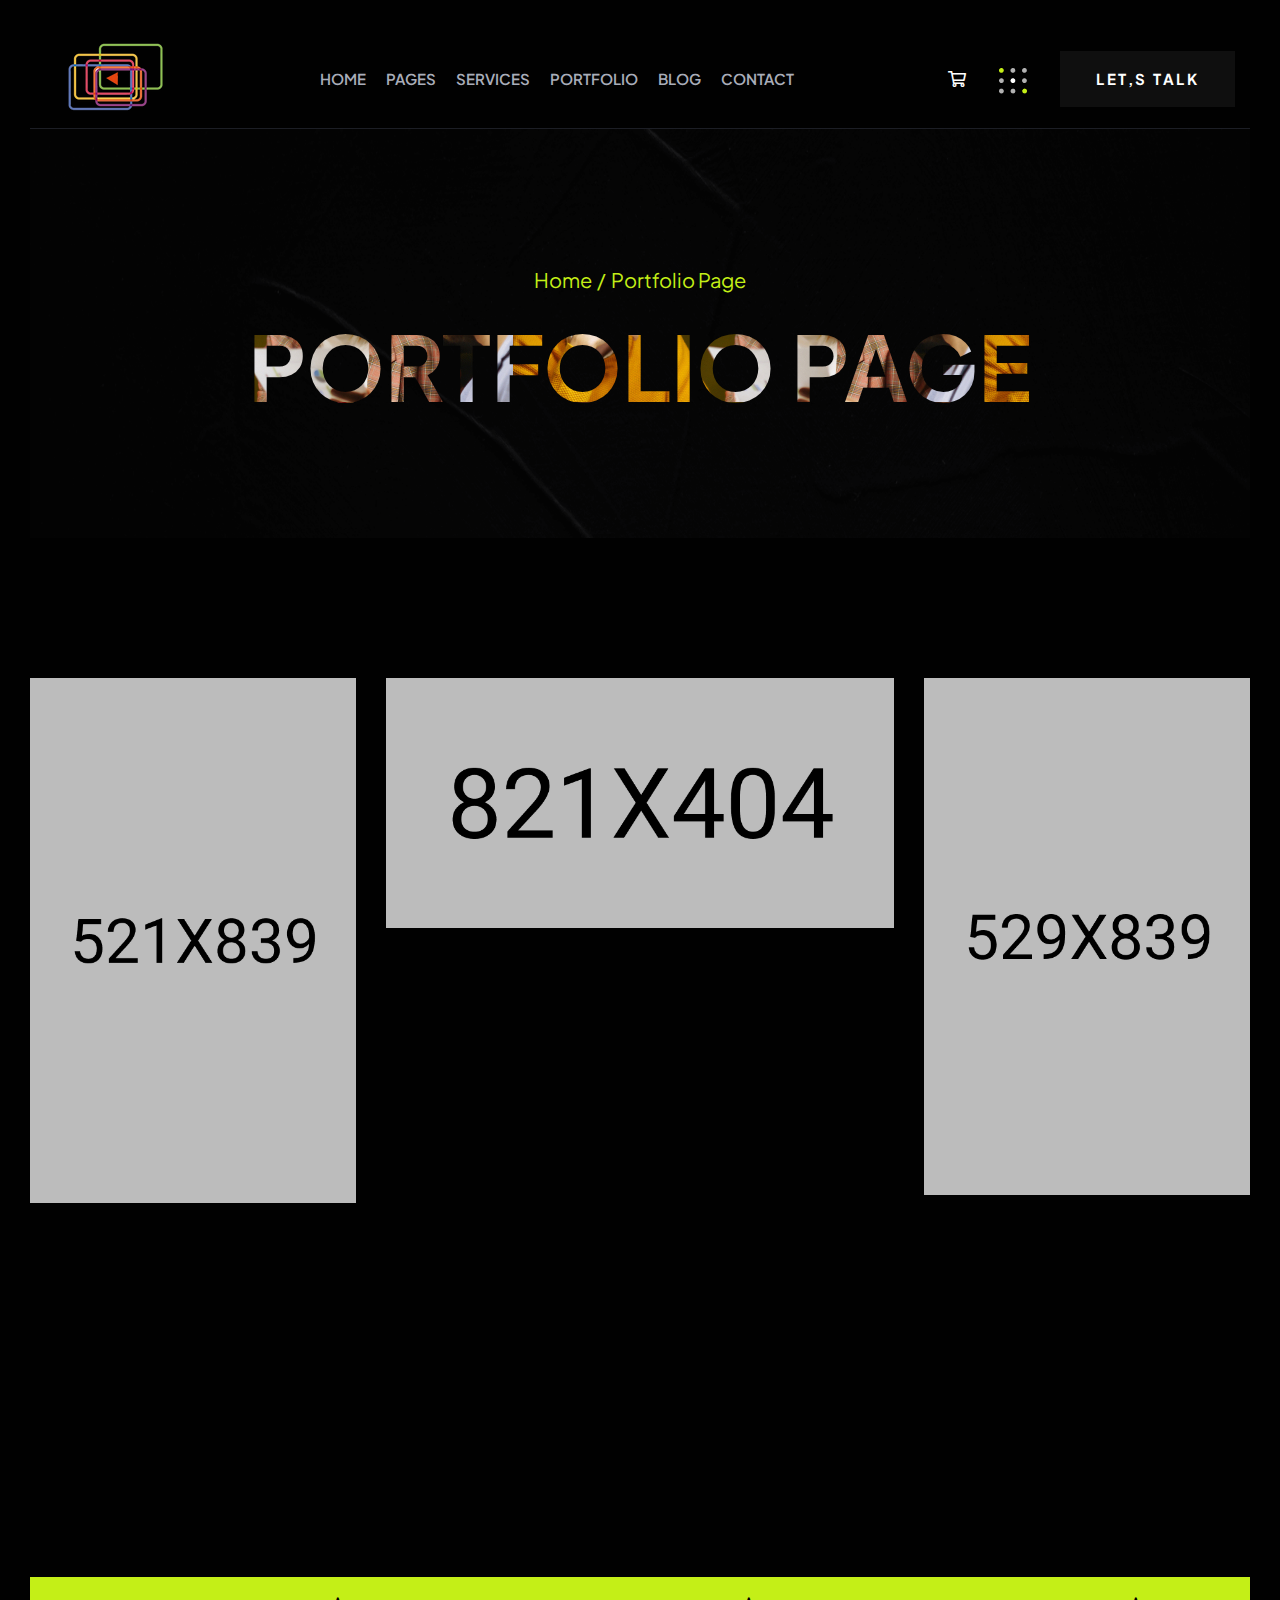
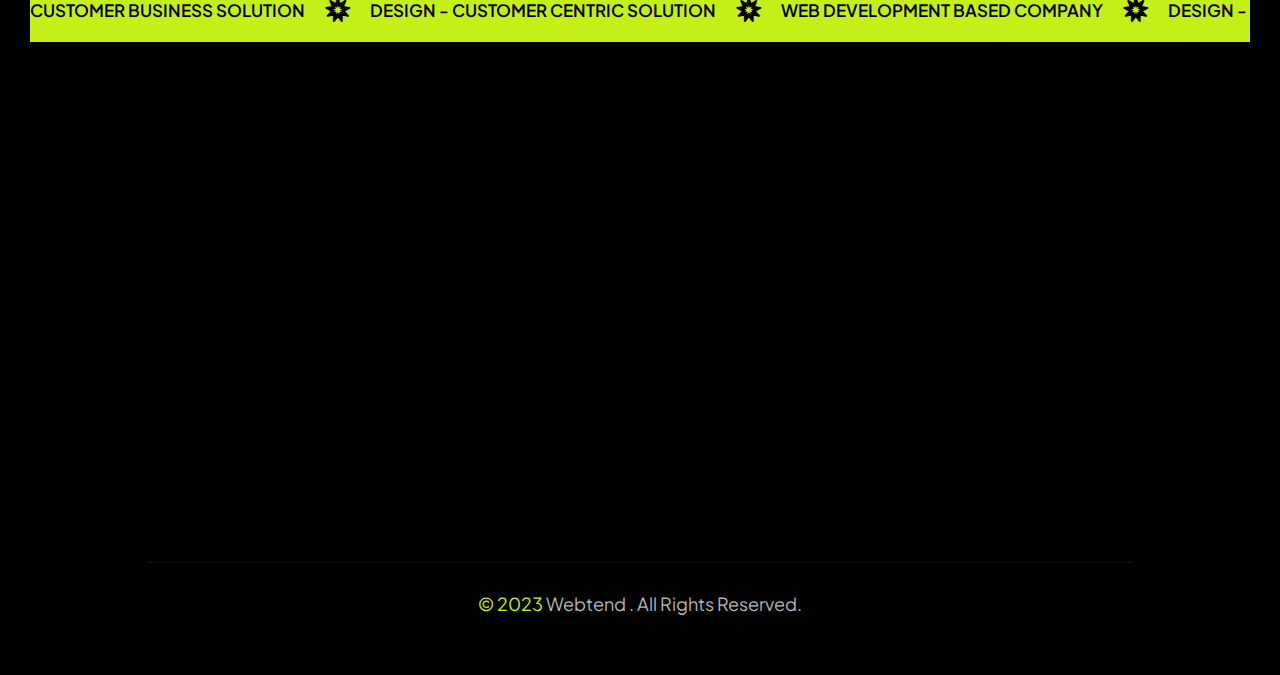
<file: portfolio.html>
<!DOCTYPE html>
<html lang="zxx">
<head>
    <!-- Required meta tags -->
    <meta charset="utf-8">
    <meta name="description" content="">
    <meta http-equiv="X-UA-Compatible" content="IE=edge">
    <meta name="viewport" content="width=device-width, initial-scale=1, shrink-to-fit=no">

    <!-- Title -->
    <title>Agincy - Digital Agency HTML Template || Portfolio</title>
    <!-- Favicon Icon -->
    <link rel="shortcut icon" href="assets/images/logos/favicon.png" type="image/x-icon">
    <!-- Google Fonts -->
    <link href="https://fonts.googleapis.com/css2?family=Playfair+Display:ital,wght@1,400;1,700&family=Plus+Jakarta+Sans:wght@400;500;600;700&display=swap" rel="stylesheet">
    
    <!-- Flaticon -->
    <link rel="stylesheet" href="assets/css/flaticon.min.css">
    <!-- Font Awesome -->
    <link rel="stylesheet" href="assets/css/fontawesome-5.14.0.min.css">
    <!-- Bootstrap -->
    <link rel="stylesheet" href="assets/css/bootstrap.min.css">
    <!-- Magnific Popup -->
    <link rel="stylesheet" href="assets/css/magnific-popup.min.css">
    <!-- Nice Select -->
    <link rel="stylesheet" href="assets/css/nice-select.min.css">
    <!-- Animate -->
    <link rel="stylesheet" href="assets/css/animate.min.css">
    <!-- Slick -->
    <link rel="stylesheet" href="assets/css/slick.min.css">
    <!-- Main Style -->
    <link rel="stylesheet" href="assets/css/style.css">
    
</head>
<body>
    <div class="page-wrapper">

        <!-- Preloader -->
        <div class="preloader"><div class="custom-loader"></div></div>

        <!-- main header -->
        <header class="main-header">
            <!--Header-Upper-->
            <div class="header-upper">
                <div class="container container-1695 clearfix">

                    <div class="header-inner rpy-10 rel d-flex align-items-center">
                        <div class="logo-outer">
                            <div class="logo"><a href="index.html"><img src="assets/images/logos/logo.png" alt="Logo" title="Logo"></a></div>
                        </div>

                        <div class="nav-outer ms-lg-auto clearfix">
                            <!-- Main Menu -->
                            <nav class="main-menu navbar-expand-lg">
                                <div class="navbar-header">
                                   <div class="mobile-logo">
                                       <a href="index.html">
                                            <img src="assets/images/logos/logo.png" alt="Logo" title="Logo">
                                       </a>
                                   </div>
                                   
                                    <!-- Toggle Button -->
                                    <button type="button" class="navbar-toggle" data-bs-toggle="collapse" data-bs-target=".navbar-collapse">
                                        <span class="icon-bar"></span>
                                        <span class="icon-bar"></span>
                                        <span class="icon-bar"></span>
                                    </button>
                                </div>

                                <div class="navbar-collapse collapse clearfix">
                                    <ul class="navigation clearfix">
                                        <li class="dropdown"><a href="#">Home</a>
                                            <ul>
                                                <li><a href="index.html">Home One</a></li>
                                                <li><a href="index2.html">Home Two</a></li>
                                                <li><a href="index3.html">Home Three</a></li>
                                            </ul>
                                        </li>
                                        <li class="dropdown"><a href="#">pages</a>
                                            <ul>
                                                <li><a href="about.html">About Us</a></li>
                                                <li><a href="faqs.html">faqs</a></li>
                                                <li class="dropdown"><a href="#">Products</a>
                                                    <ul>
                                                        <li><a href="shop.html">our Products</a></li>
                                                        <li><a href="portfolio-details.html">Product Details</a></li>
                                                    </ul>
                                                </li>
                                                <li class="dropdown"><a href="#">Team</a>
                                                    <ul>
                                                        <li><a href="team.html">Team Members</a></li>
                                                        <li><a href="team-details.html">Team Details</a></li>
                                                    </ul>
                                                </li>
                                                <li><a href="404.html">404 error</a></li>
                                            </ul>
                                        </li>
                                        <li class="dropdown"><a href="#">Services</a>
                                            <ul>
                                                <li><a href="services.html">Our Services</a></li>
                                                <li><a href="service-details.html">Service Details</a></li>
                                            </ul>
                                        </li>
                                        <li class="dropdown"><a href="#">Portfolio</a>
                                            <ul>
                                                <li><a href="portfolio.html">Portfolio One</a></li>
                                                <li><a href="portfolio2.html">Portfolio Two</a></li>
                                                <li><a href="portfolio3.html">Portfolio Three</a></li>
                                                <li><a href="portfolio-details.html">Portfolio Details</a></li>
                                            </ul>
                                        </li>
                                        <li class="dropdown"><a href="#">blog</a>
                                            <ul>
                                                <li><a href="blog.html">blog v1</a></li>
                                                <li><a href="blog-v2.html">blog v2</a></li>
                                                <li><a href="blog-details.html">blog details</a></li>
                                            </ul>
                                        </li>
                                        <li><a href="contact.html">Contact</a></li>
                                    </ul>
                                </div>

                            </nav>
                            <!-- Main Menu End-->
                        </div>
                        
                        <!-- Menu Button -->
                        <div class="menu-btns ms-lg-auto">
                            <button class="cart"><i class="far fa-shopping-cart"></i></button>
                            
                            <!-- menu sidbar -->
                            <div class="menu-sidebar">
                                <button><img src="assets/images/icons/toggler.png" alt="Toggler"></button>
                            </div>
                            <a href="contact.html" class="theme-btn">let,s talk</a>
                        </div>
                    </div>
                </div>
            </div>
            <!--End Header Upper-->
        </header>
       

        <!--Form Back Drop-->
        <div class="form-back-drop"></div>
        
        <!-- Hidden Sidebar -->
        <section class="hidden-bar">
            <div class="inner-box text-center">
                <div class="cross-icon"><span class="fa fa-times"></span></div>
                <div class="title">
                    <h4>Get Appointment</h4>
                </div>

                <!--Appointment Form-->
                <div class="appointment-form">
                    <form method="post" action="contact.html">
                        <div class="form-group">
                            <input type="text" name="text" value="" placeholder="Name" required>
                        </div>
                        <div class="form-group">
                            <input type="email" name="email" value="" placeholder="Email Address" required>
                        </div>
                        <div class="form-group">
                            <textarea placeholder="Message" rows="5"></textarea>
                        </div>
                        <div class="form-group">
                            <button type="submit" class="theme-btn style-two">Submit now</button>
                        </div>
                    </form>
                </div>

                <!--Social Icons-->
                <div class="social-style-one">
                    <a href="#"><i class="fab fa-twitter"></i></a>
                    <a href="#"><i class="fab fa-facebook-f"></i></a>
                    <a href="#"><i class="fab fa-instagram"></i></a>
                    <a href="#"><i class="fab fa-pinterest-p"></i></a>
                </div>
            </div>
        </section>
        <!--End Hidden Sidebar -->
        
        
        <!-- Page Banner Start -->
        <section class="page-banner-area pt-135 rpt-95 pb-110 rpb-70 rel z-1 bgs-cover text-center" style="background-image: url(assets/images/background/banner-bg.png);">
            <div class="container">
                <div class="banner-inner text-white wow fadeInUp delay-0-2s">
                    <nav aria-label="breadcrumb">
                        <ol class="breadcrumb justify-content-center">
                            <li class="breadcrumb-item"><a href="index.html">Home</a></li>
                            <li class="breadcrumb-item active">Portfolio Page</li>
                        </ol>
                    </nav>
                    <h1 class="page-title" style="background-image: url(assets/images/shapes/heading-text.jpg);">Portfolio Page</h1>
                </div>
            </div>
        </section>
        <!-- Page Banner End -->
        
        
        <!-- Portfolio Area start -->
        <section class="portfolio-area pt-140 rpt-100 pb-90 rpb-50 rel z-1">
            <div class="row portfolio-masonry-active style-one">
                <div class="col-xl-3 col-sm-6">
                    <div class="portfolio-item wow fadeInUp delay-0-2s">
                        <div class="portfolio-image">
                            <img src="assets/images/portfolio/portfolio1.jpg" alt="Portfolio">
                        </div>
                        <a class="hover-box" href="portfolio-details.html">
                            <span>View Project</span>
                            <i class="fal fa-long-arrow-down"></i>
                        </a>
                        <div class="portfolio-content">
                            <h6><a href="portfolio-details.html">Digital Marketing</a></h6>
                            <a class="tag-category" href="blog.html">Art , Direction</a>
                        </div>
                    </div>
                </div>
                <div class="col-xl-3 col-sm-6 order-xl-2">
                    <div class="portfolio-item wow fadeInUp delay-0-6s">
                        <div class="portfolio-image">
                            <img src="assets/images/portfolio/portfolio3.jpg" alt="Portfolio">
                        </div>
                        <a class="hover-box" href="portfolio-details.html">
                            <span>View Project</span>
                            <i class="fal fa-long-arrow-down"></i>
                        </a>
                        <div class="portfolio-content">
                            <h6><a href="portfolio-details.html">Digital Marketing</a></h6>
                            <a class="tag-category" href="blog.html">Art , Direction</a>
                        </div>
                    </div>
                </div>
                <div class="col-xl-6 col-lg-8">
                    <div class="portfolio-item wow fadeInUp delay-0-4s">
                        <div class="portfolio-image">
                            <img src="assets/images/portfolio/portfolio2.jpg" alt="Portfolio">
                        </div>
                        <a class="hover-box" href="portfolio-details.html">
                            <span>View Project</span>
                            <i class="fal fa-long-arrow-down"></i>
                        </a>
                        <div class="portfolio-content">
                            <h6><a href="portfolio-details.html">Digital Marketing</a></h6>
                            <a class="tag-category" href="blog.html">Art , Direction</a>
                        </div>
                    </div>
                    <div class="portfolio-item wow fadeInUp delay-0-2s">
                        <div class="portfolio-image">
                            <img src="assets/images/portfolio/portfolio4.jpg" alt="Portfolio">
                        </div>
                        <a class="hover-box" href="portfolio-details.html">
                            <span>View Project</span>
                            <i class="fal fa-long-arrow-down"></i>
                        </a>
                        <div class="portfolio-content">
                            <h6><a href="portfolio-details.html">Digital Marketing</a></h6>
                            <a class="tag-category" href="blog.html">Art , Direction</a>
                        </div>
                    </div>
                </div>
            </div>
        </section>
        <!-- Portfolio Area end -->
        
          
        <!-- Lets Talk Area start -->
        <div class="lets-talk-area text-center pb-75 rpb-100">
            <div class="container">
                <a href="contact.html" class="lets-talk-text wow zoomIn delay-0-2s">Let’s Talk <i class="fal fa-arrow-right"></i></a>
            </div>
        </div>
        <!-- Lets Talk Area end -->
           

        <!-- Headline area start -->
        <div class="headline-area bgc-primary py-20">
            <div class="headline-wrap style-two color-black">
                <span class="marquee-wrap">
                   <span class="marquee-inner left">
                        <span class="marquee-item"><b>customer business solution</b><i class="fas fa-bahai"></i></span>
                        <span class="marquee-item"><b><span>design</span> - customer centric solution</b><i class="fas fa-bahai"></i></span>
                        <span class="marquee-item"><b>web development based company</b><i class="fas fa-bahai"></i></span>
                        <span class="marquee-item"><b><span>design</span> - customer centric solution</b><i class="fas fa-bahai"></i></span>
                        <span class="marquee-item"><b>marketing based devlopment</b><i class="fas fa-bahai"></i></span>
                   </span>
                   <span class="marquee-inner left">
                        <span class="marquee-item"><b>customer business solution</b><i class="fas fa-bahai"></i></span>
                        <span class="marquee-item"><b><span>design</span> - customer centric solution</b><i class="fas fa-bahai"></i></span>
                        <span class="marquee-item"><b>web development based company</b><i class="fas fa-bahai"></i></span>
                        <span class="marquee-item"><b><span>design</span> - customer centric solution</b><i class="fas fa-bahai"></i></span>
                        <span class="marquee-item"><b>marketing based devlopment</b><i class="fas fa-bahai"></i></span>
                   </span>
                   <span class="marquee-inner left">
                        <span class="marquee-item"><b>customer business solution</b><i class="fas fa-bahai"></i></span>
                        <span class="marquee-item"><b><span>design</span> - customer centric solution</b><i class="fas fa-bahai"></i></span>
                        <span class="marquee-item"><b>web development based company</b><i class="fas fa-bahai"></i></span>
                        <span class="marquee-item"><b><span>design</span> - customer centric solution</b><i class="fas fa-bahai"></i></span>
                        <span class="marquee-item"><b>marketing based devlopment</b><i class="fas fa-bahai"></i></span>
                   </span>
                </span>
             </div>
        </div>
        <!-- Headline Area end -->
           

        <!-- footer area start -->
        <footer class="main-footer pt-130 rpt-100 footer-two rel z-1">
            <div class="container">
                <div class="row justify-content-between">
                    <div class="col-xl-3 col-lg-5 col-sm-8">
                        <div class="footer-widget widget-about wow fadeInUp delay-0-2s">
                            <div class="footer-logo mb-15">
                                <a href="index.html"><img src="assets/images/logos/logo.png" alt="Logo"></a>
                            </div>
                            <p>The world’s first and largest digital market for crypto collectibles and non-fungible</p>
                            <ul class="list-style-one">
                               <li><i class="fas fa-envelope-open"></i> <a href="mailto:Info@webmail.com">Info@webmail.com</a></li>
                               <li><i class="fas fa-phone"></i> <a href="callto:6845550102490">684 555-0102 490</a></li>
                                <li><i class="fas fa-map-marked-alt"></i> 6391 Elgin St. Celina, NYC 10299</li>
                           </ul>
                        </div>
                    </div>
                    <div class="col-xl-2 col-lg-3 col-sm-4">
                        <div class="footer-widget widget-links wow fadeInUp delay-0-3s">
                            <h5 class="footer-title">Services Req</h5>
                            <ul>
                                <li><a href="about.html">About Us</a></li>
                                <li><a href="faqs.html">Faq</a></li>
                                <li><a href="team.html">Our Team</a></li>
                                <li><a href="blog-v2.html">Blog Insights</a></li>
                                <li><a href="contact.html">Contact</a></li>
                            </ul>
                        </div>
                    </div>
                    <div class="col-xl-3 col-lg-4 col-sm-6">
                        <div class="footer-widget widget-gallery wow fadeInUp delay-0-4s">
                            <h5 class="footer-title">Gallery</h5>
                            <div class="gallery">
                                <a href="assets/images/footer/gallery1.jpg">
                                    <img src="assets/images/footer/gallery1.jpg" alt="Gallery">
                                </a>
                                <a href="assets/images/footer/gallery2.jpg">
                                    <img src="assets/images/footer/gallery2.jpg" alt="Gallery">
                                </a>
                                <a href="assets/images/footer/gallery3.jpg">
                                    <img src="assets/images/footer/gallery3.jpg" alt="Gallery">
                                </a>
                                <a href="assets/images/footer/gallery4.jpg">
                                    <img src="assets/images/footer/gallery4.jpg" alt="Gallery">
                                </a>
                                <a href="assets/images/footer/gallery5.jpg">
                                    <img src="assets/images/footer/gallery5.jpg" alt="Gallery">
                                </a>
                                <a href="assets/images/footer/gallery6.jpg">
                                    <img src="assets/images/footer/gallery6.jpg" alt="Gallery">
                                </a>
                            </div>
                        </div>
                    </div>
                    <div class="col-xl-3 col-lg-5 col-sm-6">
                        <div class="footer-widget widget-newsletter wow fadeInUp delay-0-5s">
                            <h5 class="footer-title">newsletter</h5>
                            <form action="#">
                                <div class="newsletter-form mb-20">
                                    <input type="email" placeholder="Enter Email Adress" required>
                                    <button type="submit"><i class="far fa-chevron-double-right"></i></button>
                                </div>
                                <label class="condition" for="condition"><input id="condition" type="checkbox" required> I agree to all your terms and policies</label>
                            </form>
                            <div class="social mt-10">
                                <a href="#"><i class="fab fa-facebook-f"></i></a>
                                <a href="#"><i class="fab fa-twitter"></i></a>
                                <a href="#"><i class="fab fa-instagram"></i></a>
                                <a href="#"><i class="fab fa-pinterest-p"></i></a>
                            </div>
                        </div>
                    </div>
                </div>
            </div>
            <div class="container">
                <div class="row justify-content-center">
                    <div class="col-lg-10">
                        <div class="copyright-text text-center mt-40 rmt-20 py-25">
                            <span>© 2023</span> <a href="index.html">Webtend</a> . All Rights Reserved.
                        </div>
                    </div>
                </div>
            </div>
        </footer>
        <!-- footer area end -->
        
        
        <!-- Scroll Top Button -->
        <button class="scroll-top scroll-to-target" data-target="html"><span class="far fa-angle-double-up"></span></button>

    </div>
    <!--End pagewrapper-->
   
    
    <!-- Jquery -->
    <script src="assets/js/jquery-3.6.0.min.js"></script>
    <!-- Bootstrap -->
    <script src="assets/js/bootstrap.min.js"></script>
    <!-- Appear Js -->
    <script src="assets/js/appear.min.js"></script>
    <!-- Slick -->
    <script src="assets/js/slick.min.js"></script>
    <!-- Magnific Popup -->
    <script src="assets/js/jquery.magnific-popup.min.js"></script>
    <!-- Nice Select -->
    <script src="assets/js/jquery.nice-select.min.js"></script>
    <!-- Image Loader -->
    <script src="assets/js/imagesloaded.pkgd.min.js"></script>
    <!-- Circle Progress -->
    <script src="assets/js/circle-progress.min.js"></script>
    <!-- Skillbar -->
    <script src="assets/js/skill.bars.jquery.min.js"></script>
    <!-- Isotope -->
    <script src="assets/js/isotope.pkgd.min.js"></script>
    <!--  WOW Animation -->
    <script src="assets/js/wow.min.js"></script>
    <!-- Custom script -->
    <script src="assets/js/script.js"></script>

</body>
</html>
</file>
<file: assets/css/style.css>
@charset "UTF-8";
/*----------------------------------------------------------------------
    Template Name: Agincy - Digital Agency HTML Template
    Template URI: https://webtend.net/demo/html/agincy/
    Author: WebTend
    Author URI:  https://webtend.net/
    Version: 1.0

    Note: This is Main Style CSS File. */
/*----------------------------------------------------------------------
	CSS INDEX
	----------------------

    ## Default Style
    ## Common Classes
    ## Repeat Style
    ## Padding Margin
    ## Custom Animation
    ## Header style
    ## Hero Area
    ## Page Banner
    ## Headline Text
    ## Client Logos
    ## About Area
    ## Counter Area
    ## Protfolio Area
    ## Services style
    ## Awward Area
    ## Testimonials
    ## Instagram Area
    ## Lets Talk
    ## Team Area
    ## Blog Area
    ## Shop Area
    ## FAQs Area
    ## Contact Forms
    ## Videos Area
    ## Pricing Area
    ## Work Process
    ## Widgets
    ## Error Area
    ## Main Footer */
/* -------------------------------------------------------------- */
/*******************************************************/
/******************* ## Default Style ******************/
/*******************************************************/
* {
  margin: 0;
  padding: 0;
  border: none;
  outline: none;
  -webkit-box-shadow: none;
  box-shadow: none; }

body {
  color: var(--base-color);
  background: #010101;
  font-weight: 400;
  line-height: 32px;
  font-size: 16px;
  font-family: var(--base-font);
  --base-font: 'Plus Jakarta Sans', sans-serif;
  --heading-font: 'Plus Jakarta Sans', sans-serif;
  --script-font: 'Playfair Display', serif;
  --primary-color: #C4EF17;
  --heading-color: #FFFFFF;
  --base-color: #83827F;
  --lighter-color: rgba(255, 255, 255, 0.06);
  --border-color: rgba(92, 99, 123, 0.3); }

a {
  color: var(--base-color);
  cursor: pointer;
  outline: none;
  -webkit-transition: 0.5s;
  -o-transition: 0.5s;
  transition: 0.5s;
  text-decoration: none; }
  a:hover, a:focus, a:visited {
    text-decoration: none;
    outline: none; }
  a:hover {
    color: var(--heading-color); }

h1 a, h2 a, h3 a, h4 a, h5 a, h6 a {
  color: var(--heading-color); }

.text-white h1, .text-white h1 a,
.text-white h2, .text-white h2 a,
.text-white h3, .text-white h3 a,
.text-white h4, .text-white h4 a,
.text-white h5, .text-white h5 a,
.text-white h6, .text-white h6 a,
.text-white .h1, .text-white .h1 a,
.text-white .h2, .text-white .h2 a,
.text-white .h3, .text-white .h3 a,
.text-white .h4, .text-white .h4 a,
.text-white .h5, .text-white .h5 a,
.text-white .h6, .text-white .h6 a {
  color: white; }

ul, li {
  list-style: none;
  padding: 0;
  margin: 0; }

img {
  max-width: 100%;
  display: inline-block; }

mark {
  color: var(--primary-color);
  background: transparent;
  text-decoration: underline; }

header:after, section:after, footer:after {
  display: block;
  clear: both;
  content: ""; }

/*======= Input Styles =======*/
input,
select,
textarea,
.nice-select,
.form-control {
  width: 100%;
  height: auto;
  font-weight: 500;
  border-radius: 0;
  padding: 20px 30px;
  font-family: var(--heading-font);
  background: var(--lighter-color);
  border: 1px solid var(--border-color); }
  input:focus,
  select:focus,
  textarea:focus,
  .nice-select:focus,
  .form-control:focus {
    outline: none;
    -webkit-box-shadow: none;
    box-shadow: none;
    background: transparent;
    border-color: var(--primary-color); }
    input:focus::-webkit-input-placeholder,
    select:focus::-webkit-input-placeholder,
    textarea:focus::-webkit-input-placeholder,
    .nice-select:focus::-webkit-input-placeholder,
    .form-control:focus::-webkit-input-placeholder {
      color: white; }
    input:focus:-ms-input-placeholder,
    select:focus:-ms-input-placeholder,
    textarea:focus:-ms-input-placeholder,
    .nice-select:focus:-ms-input-placeholder,
    .form-control:focus:-ms-input-placeholder {
      color: white; }
    input:focus::-ms-input-placeholder,
    select:focus::-ms-input-placeholder,
    textarea:focus::-ms-input-placeholder,
    .nice-select:focus::-ms-input-placeholder,
    .form-control:focus::-ms-input-placeholder {
      color: white; }
    input:focus::placeholder,
    select:focus::placeholder,
    textarea:focus::placeholder,
    .nice-select:focus::placeholder,
    .form-control:focus::placeholder {
      color: white; }

textarea {
  display: inherit;
  padding-top: 20px; }

label {
  cursor: pointer;
  font-weight: 500;
  margin-bottom: 5px;
  color: var(--base-color); }

.form-group {
  position: relative;
  margin-bottom: 40px; }

input[type=search]::-ms-clear {
  display: none;
  width: 0;
  height: 0; }

input[type=search]::-ms-reveal {
  display: none;
  width: 0;
  height: 0; }

input[type=search]::-webkit-search-decoration,
input[type=search]::-webkit-search-cancel-button,
input[type=search]::-webkit-search-results-button,
input[type=search]::-webkit-search-results-decoration {
  display: none; }

input[type=checkbox], input[type=radio] {
  height: auto;
  width: auto; }

/*******************************************************/
/******************  ## Common Classes *****************/
/*******************************************************/
.page-wrapper {
  position: relative;
  z-index: 9;
  width: 100%;
  margin: 0 auto;
  overflow: hidden;
  min-width: 300px; }

@media only screen and (min-width: 1200px) {
  .home-two .container {
    max-width: 1330px; } }

@media only screen and (min-width: 1200px) {
  .container {
    max-width: 1270px;
    padding-left: 15px;
    padding-right: 15px; }
    .container.container-1695 {
      max-width: 1725px; }
    .container.container-1530 {
      max-width: 1560px; }
    .container.container-1450 {
      max-width: 1480px; }
    .container.container-1280 {
      max-width: 1310px; } }

@media only screen and (min-width: 576px) {
  .container-fluid {
    padding-left: 25px;
    padding-right: 25px; } }

@media only screen and (min-width: 1400px) {
  .container-fluid {
    padding-left: 70px;
    padding-right: 70px; } }

.row {
  --bs-gutter-x: 30px; }

.no-gap {
  --bs-gutter-x: 0; }

@media only screen and (min-width: 1400px) {
  .gap-5 {
    --bs-gutter-x: 5px; } }

@media only screen and (min-width: 1400px) {
  .gap-10 {
    --bs-gutter-x: 10px; } }

@media only screen and (min-width: 1400px) {
  .gap-15 {
    --bs-gutter-x: 15px; } }

@media only screen and (min-width: 1400px) {
  .gap-20 {
    --bs-gutter-x: 20px; } }

@media only screen and (min-width: 1400px) {
  .gap-25 {
    --bs-gutter-x: 25px; } }

@media only screen and (min-width: 1400px) {
  .gap-30 {
    --bs-gutter-x: 30px; } }

@media only screen and (min-width: 1400px) {
  .gap-35 {
    --bs-gutter-x: 35px; } }

@media only screen and (min-width: 1400px) {
  .gap-40 {
    --bs-gutter-x: 40px; } }

@media only screen and (min-width: 1400px) {
  .gap-45 {
    --bs-gutter-x: 45px; } }

@media only screen and (min-width: 1400px) {
  .gap-50 {
    --bs-gutter-x: 50px; } }

@media only screen and (min-width: 1400px) {
  .gap-55 {
    --bs-gutter-x: 55px; } }

@media only screen and (min-width: 1400px) {
  .gap-60 {
    --bs-gutter-x: 60px; } }

@media only screen and (min-width: 1400px) {
  .gap-65 {
    --bs-gutter-x: 65px; } }

@media only screen and (min-width: 1400px) {
  .gap-70 {
    --bs-gutter-x: 70px; } }

@media only screen and (min-width: 1400px) {
  .gap-75 {
    --bs-gutter-x: 75px; } }

@media only screen and (min-width: 1400px) {
  .gap-80 {
    --bs-gutter-x: 80px; } }

@media only screen and (min-width: 1400px) {
  .gap-85 {
    --bs-gutter-x: 85px; } }

@media only screen and (min-width: 1400px) {
  .gap-90 {
    --bs-gutter-x: 90px; } }

@media only screen and (min-width: 1400px) {
  .gap-95 {
    --bs-gutter-x: 95px; } }

@media only screen and (min-width: 1400px) {
  .gap-100 {
    --bs-gutter-x: 100px; } }

@media only screen and (min-width: 1400px) {
  .gap-105 {
    --bs-gutter-x: 105px; } }

@media only screen and (min-width: 1400px) {
  .gap-110 {
    --bs-gutter-x: 110px; } }

@media only screen and (min-width: 1400px) {
  .gap-115 {
    --bs-gutter-x: 115px; } }

@media only screen and (min-width: 1400px) {
  .gap-120 {
    --bs-gutter-x: 120px; } }

@media only screen and (min-width: 1400px) {
  .gap-125 {
    --bs-gutter-x: 125px; } }

@media only screen and (min-width: 1400px) {
  .gap-130 {
    --bs-gutter-x: 130px; } }

@media only screen and (min-width: 1400px) {
  .gap-135 {
    --bs-gutter-x: 135px; } }

@media only screen and (min-width: 1400px) {
  .gap-140 {
    --bs-gutter-x: 140px; } }

@media only screen and (min-width: 1400px) {
  .gap-145 {
    --bs-gutter-x: 145px; } }

@media only screen and (min-width: 1400px) {
  .gap-150 {
    --bs-gutter-x: 150px; } }

@media only screen and (min-width: 1200px) {
  .row-cols-xl-7 > * {
    width: 14.2857%;
    -webkit-box-flex: 0;
    -ms-flex: 0 0 auto;
    flex: 0 0 auto; } }

@media only screen and (max-width: 375px) {
  .col-small {
    width: 100%; } }

/** Section Title style **/
.section-title {
  margin-top: -8px;
  position: relative; }
  .section-title .sub-title {
    line-height: 1.3;
    font-weight: 500;
    padding-left: 8px;
    letter-spacing: 1px;
    -webkit-box-align: center;
    -ms-flex-align: center;
    align-items: center;
    display: -webkit-inline-box;
    display: -ms-inline-flexbox;
    display: inline-flex;
    color: var(--primary-color);
    border-left: 1.5px solid;
    text-transform: uppercase; }
  .section-title h2 span {
    font-family: var(--script-font); }
  .section-title h2 i {
    color: var(--primary-color); }
  @media only screen and (max-width: 991px) {
    .section-title h2 {
      font-size: 45px; } }
  @media only screen and (max-width: 767px) {
    .section-title h2 {
      font-size: 40px; } }
  @media only screen and (max-width: 575px) {
    .section-title h2 {
      font-size: 35px;
      line-height: 1.35; } }
  @media only screen and (max-width: 375px) {
    .section-title h2 {
      font-size: 30px; } }

.sub-title-style-two {
  color: white;
  display: -webkit-box;
  display: -ms-flexbox;
  display: flex;
  font-size: 20px;
  font-weight: 600; }
  .sub-title-style-two:before {
    content: '';
    width: 38px;
    height: 2px;
    margin-top: 18px;
    margin-right: 8px;
    background: var(--primary-color); }

/** Button style **/
.theme-btn,
a.theme-btn {
  cursor: pointer;
  -webkit-transition: 0.5s;
  -o-transition: 0.5s;
  transition: 0.5s;
  font-size: 15px;
  font-weight: 700;
  text-align: center;
  padding: 22px 36px;
  -webkit-box-align: center;
  -ms-flex-align: center;
  align-items: center;
  display: -webkit-inline-box;
  display: -ms-inline-flexbox;
  display: inline-flex;
  letter-spacing: 2.5px;
  color: var(--heading-color);
  -webkit-box-pack: center;
  -ms-flex-pack: center;
  justify-content: center;
  text-transform: uppercase;
  background: var(--lighter-color); }
  .theme-btn:hover,
  a.theme-btn:hover {
    color: black;
    background: var(--primary-color); }
  .theme-btn.style-two,
  a.theme-btn.style-two {
    color: black;
    background: var(--primary-color); }
    .theme-btn.style-two:hover,
    a.theme-btn.style-two:hover {
      color: white;
      background: var(--lighter-color); }
  @media only screen and (max-width: 575px) {
    .theme-btn,
    a.theme-btn {
      padding: 10px 30px; } }

/* Details Btn */
.details-btn {
  font-size: 55px;
  display: inline-block;
  -webkit-transform: rotate(-45deg);
  -ms-transform: rotate(-45deg);
  transform: rotate(-45deg); }
  .details-btn:hover {
    color: var(--primary-color);
    -webkit-transform: rotate(0deg);
    -ms-transform: rotate(0deg);
    transform: rotate(0deg); }

/* Read More */
.read-more {
  font-size: 14px;
  font-weight: 600;
  -webkit-box-align: center;
  -ms-flex-align: center;
  align-items: center;
  display: -webkit-inline-box;
  display: -ms-inline-flexbox;
  display: inline-flex;
  font-family: var(--heading-font);
  text-transform: capitalize; }
  .read-more i {
    float: right;
    font-weight: 400;
    -webkit-transition: 0.5s;
    -o-transition: 0.5s;
    transition: 0.5s;
    margin-left: 8px;
    margin-bottom: -2px; }
  .read-more:hover {
    color: var(--primary-color); }

/* Read More Two */
.read-more-two {
  color: white;
  font-weight: 500;
  -webkit-box-align: center;
  -ms-flex-align: center;
  align-items: center;
  display: -webkit-inline-box;
  display: -ms-inline-flexbox;
  display: inline-flex;
  letter-spacing: 2.5px;
  text-transform: uppercase; }
  .read-more-two img {
    margin-left: 22px; }

/* List style One */
.list-style-one li {
  display: -webkit-box;
  display: -ms-flexbox;
  display: flex;
  font-weight: 500;
  -webkit-box-align: center;
  -ms-flex-align: center;
  align-items: center;
  text-transform: capitalize; }
  .list-style-one li i {
    font-size: 14px;
    margin-right: 12px;
    color: var(--primary-color); }
  .list-style-one li:not(:last-child) {
    margin-bottom: 8px; }

/* List style Two */
.list-style-two li {
  color: white;
  display: -webkit-box;
  display: -ms-flexbox;
  display: flex;
  font-size: 17px;
  -webkit-box-align: center;
  -ms-flex-align: center;
  align-items: center;
  text-transform: capitalize; }
  .list-style-two li:not(:last-child) {
    margin-bottom: 15px; }
  .list-style-two li:before {
    -webkit-box-flex: 0;
    -ms-flex: none;
    flex: none;
    color: black;
    font-size: 13px;
    content: "\f00c";
    margin-top: 2px;
    margin-right: 20px;
    padding: 1px 0 0 2px;
    width: 20px;
    height: 20px;
    background: var(--primary-color);
    line-height: 20px;
    border-radius: 50%;
    text-align: center;
    font-family: "Font Awesome 5 Pro"; }

/* List style Three */
.list-style-three li {
  display: -webkit-box;
  display: -ms-flexbox;
  display: flex;
  text-transform: capitalize; }
  .list-style-three li:not(:last-child) {
    margin-bottom: 20px; }
  .list-style-three li:before {
    -webkit-box-flex: 0;
    -ms-flex: none;
    flex: none;
    font-size: 18px;
    margin-top: 3px;
    content: "\f00c";
    margin-right: 14px;
    color: var(--primary-color);
    font-family: "Font Awesome 5 Pro"; }

/** Social Link One **/
.social-style-one {
  -ms-flex-wrap: wrap;
  flex-wrap: wrap;
  display: -webkit-inline-box;
  display: -ms-inline-flexbox;
  display: inline-flex;
  margin-left: -6px;
  margin-right: -6px; }
  .social-style-one a {
    width: 38px;
    height: 38px;
    color: white;
    line-height: 38px;
    text-align: center;
    margin-left: 6px;
    margin-right: 6px;
    border-radius: 50%;
    border: 1px solid rgba(92, 99, 123, 0.4); }
    .social-style-one a:hover {
      color: black;
      background: var(--primary-color);
      border-color: var(--primary-color); }

/** Social Link Two **/
.social-style-two {
  -ms-flex-wrap: wrap;
  flex-wrap: wrap;
  display: -webkit-inline-box;
  display: -ms-inline-flexbox;
  display: inline-flex; }
  .social-style-two a {
    width: 32px;
    height: 32px;
    color: #9497A3;
    font-size: 14px;
    line-height: 32px;
    text-align: center;
    border-radius: 50%; }
    .social-style-two a:hover {
      color: black;
      background: var(--primary-color); }

/** Social Link Three **/
.social-style-three {
  -ms-flex-wrap: wrap;
  flex-wrap: wrap;
  padding: 5px 20px;
  display: -webkit-inline-box;
  display: -ms-inline-flexbox;
  display: inline-flex;
  background: var(--lighter-color); }
  .social-style-three a {
    margin-left: 10px;
    margin-right: 10px; }
    .social-style-three a:hover {
      color: var(--primary-color); }

/** Tab Style One **/
.tab-style-one {
  -webkit-box-pack: center;
  -ms-flex-pack: center;
  justify-content: center; }
  .tab-style-one .nav-link {
    color: white;
    font-size: 15px;
    font-weight: 700;
    border-radius: 0;
    padding: 15px 40px;
    background: transparent;
    text-transform: uppercase; }
    @media only screen and (max-width: 375px) {
      .tab-style-one .nav-link {
        padding: 12px 35px; } }
    .tab-style-one .nav-link.active {
      color: black;
      background: var(--primary-color); }
  .tab-style-one .nav-item:not(:last-child) {
    margin-right: 40px; }
    @media only screen and (max-width: 767px) {
      .tab-style-one .nav-item:not(:last-child) {
        margin-right: 20px; } }

/*** Preloader style ** */
.preloader {
  position: fixed;
  left: 0;
  top: 0;
  width: 100%;
  height: 100%;
  z-index: 9999999;
  display: -webkit-box;
  display: -ms-flexbox;
  display: flex;
  -webkit-box-align: center;
  -ms-flex-align: center;
  align-items: center;
  -webkit-box-pack: center;
  -ms-flex-pack: center;
  justify-content: center;
  background-color: #010101;
  background-repeat: no-repeat;
  background-position: center center; }
  .preloader .custom-loader {
    width: 75px;
    height: 75px;
    border-radius: 50%;
    background-color: transparent;
    border: 2px solid var(--heading-color);
    border-top: 2px solid var(--primary-color);
    border-bottom: 2px solid var(--primary-color);
    -webkit-animation: 1s preloader linear infinite;
    animation: 1s preloader linear infinite; }

/* Pagination */
.pagination {
  -webkit-box-align: center;
  -ms-flex-align: center;
  align-items: center;
  margin-left: -6px;
  margin-right: -6px; }
  .pagination li {
    margin: 12px 6px 0; }
    .pagination li a,
    .pagination li .page-link {
      padding: 0;
      width: 50px;
      height: 50px;
      -webkit-box-shadow: none;
      box-shadow: none;
      font-weight: 700;
      line-height: 50px;
      border-radius: 5px;
      text-align: center;
      color: var(--base-color);
      background: transparent;
      border: 1px solid var(--border-color); }
      @media only screen and (max-width: 575px) {
        .pagination li a,
        .pagination li .page-link {
          width: 45px;
          height: 45px;
          line-height: 45px; } }
    .pagination li.disabled .page-link, .pagination li:last-child .page-link {
      border-radius: 5px;
      background: transparent;
      border: 1px solid var(--border-color); }
    .pagination li.active .page-link, .pagination li:hover:not(.disabled) .page-link {
      color: black;
      background: var(--primary-color);
      border-color: var(--primary-color); }

/* Rating */
.ratting {
  line-height: 1;
  -webkit-box-align: center;
  -ms-flex-align: center;
  align-items: center;
  display: -webkit-inline-box;
  display: -ms-inline-flexbox;
  display: inline-flex; }
  .ratting i {
    margin: 5px;
    font-size: 18px;
    color: var(--primary-color); }

.slider-arrow .slick-arrow {
  border: 1px solid var(--border-color); }
  .slider-arrow .slick-arrow:not(:last-child) {
    margin-right: 5px; }
  .slider-arrow .slick-arrow:focus, .slider-arrow .slick-arrow:hover {
    color: white;
    background: var(--primary-color);
    border-color: var(--primary-color); }

/*** Slick Dots ***/
.slick-dots {
  -ms-flex-wrap: wrap;
  flex-wrap: wrap;
  display: -webkit-box;
  display: -ms-flexbox;
  display: flex;
  -webkit-box-align: center;
  -ms-flex-align: center;
  align-items: center;
  -webkit-box-pack: center;
  -ms-flex-pack: center;
  justify-content: center; }
  .slick-dots li {
    position: relative;
    cursor: pointer;
    width: 10px;
    height: 10px;
    -webkit-transition: 0.5s;
    -o-transition: 0.5s;
    transition: 0.5s;
    margin: 0 10px;
    border-radius: 50%;
    background: var(--primary-color); }
    .slick-dots li button {
      opacity: 0; }
    .slick-dots li:after {
      content: '';
      position: absolute;
      left: -8px;
      top: -8px;
      width: 26px;
      height: 26px;
      border-radius: 50%;
      border: 1px solid transparent;
      -webkit-transition: .5s;
      -o-transition: .5s;
      transition: .5s;
      -webkit-transform: scale(0);
      -ms-transform: scale(0);
      transform: scale(0); }
    .slick-dots li.slick-active:after {
      border-color: var(--primary-color);
      -webkit-transform: scale(1);
      -ms-transform: scale(1);
      transform: scale(1); }

/*** Scroll Top style ***/
.scroll-top {
  position: fixed;
  bottom: 25px;
  right: 0;
  width: 40px;
  height: 40px;
  z-index: 99;
  display: none;
  font-size: 16px;
  cursor: pointer;
  line-height: 44px;
  background: var(--primary-color);
  -webkit-animation: pulse 2s infinite;
  animation: pulse 2s infinite; }

/*Project Filter*/
.filter-btns-one {
  display: -webkit-box;
  display: -ms-flexbox;
  display: flex;
  -ms-flex-wrap: wrap;
  flex-wrap: wrap;
  margin-left: -5px;
  margin-right: -5px; }
  .filter-btns-one li {
    cursor: pointer;
    -webkit-transition: 0.5s;
    -o-transition: 0.5s;
    transition: 0.5s;
    font-weight: 500;
    padding: 4px 20px;
    border-radius: 5px;
    margin: 0 5px 10px;
    color: var(--heading-color); }
    @media only screen and (max-width: 375px) {
      .filter-btns-one li {
        padding-left: 15px;
        padding-right: 15px; } }
    .filter-btns-one li.current {
      background: white;
      color: var(--primary-color);
      text-decoration: underline;
      -webkit-box-shadow: 10px 0 60px rgba(195, 195, 195, 0.5);
      box-shadow: 10px 0 60px rgba(195, 195, 195, 0.5); }

.filter-btns-two {
  display: -webkit-box;
  display: -ms-flexbox;
  display: flex;
  -ms-flex-wrap: wrap;
  flex-wrap: wrap;
  font-weight: 500;
  margin-left: -18px;
  margin-right: -18px; }
  @media only screen and (min-width: 768px) {
    .filter-btns-two {
      font-size: 18px; } }
  @media only screen and (max-width: 575px) {
    .filter-btns-two {
      margin-left: -8px;
      margin-right: -8px; } }
  .filter-btns-two li {
    cursor: pointer;
    -webkit-transition: 0.5s;
    -o-transition: 0.5s;
    transition: 0.5s;
    margin: 0 18px 10px;
    border-bottom: 3px solid transparent; }
    @media only screen and (max-width: 575px) {
      .filter-btns-two li {
        margin-left: 8px;
        margin-right: 8px; } }
    .filter-btns-two li.current {
      color: var(--primary-color);
      border-color: var(--primary-color); }

/* Position */
.rel {
  position: relative; }

.z-0 {
  z-index: 0; }

.z-1 {
  z-index: 1; }

.z-2 {
  z-index: 2; }

.z-3 {
  z-index: 3; }

.z-4 {
  z-index: 4; }

.z-5 {
  z-index: 5; }

.overlay {
  z-index: 1;
  position: relative; }
  .overlay::before {
    position: absolute;
    content: "";
    width: 100%;
    height: 100%;
    z-index: -1;
    top: 0;
    left: 0;
    opacity: 0.9;
    background-color: #2a2c38; }
  .overlay:before {
    mix-blend-mode: multiply; }

/* Backgruond Size */
.bgs-cover {
  background-size: cover;
  background-position: center; }

/* Color + Background */
.bgc-black {
  background-color: #010101; }

.bgc-primary {
  background-color: var(--primary-color); }

.bgc-lighter {
  background-color: var(--lighter-color); }

/* Border Radius */
.br-5 {
  border-radius: 5px; }

.br-10 {
  border-radius: 10px; }

.br-15 {
  border-radius: 15px; }

.br-20 {
  border-radius: 20px; }

.br-25 {
  border-radius: 25px; }

.br-30 {
  border-radius: 30px; }

/* Home One */
@media only screen and (min-width: 1200px) {
  .home-one h2 {
    font-size: 60px;
    line-height: 1.15; } }

/* Home Three */
.home-three .section-title h2 {
  text-transform: uppercase; }

/*******************************************************/
/******************* ## Repeat Style ******************/
/*******************************************************/
.heading,
h1,
.h1,
h2,
.h2,
h3,
.h3,
h4,
.h4,
h5,
.h5,
h6,
.h6 {
  color: var(--heading-color);
  font-family: var(--heading-font); }

h1, .h1 {
  font-weight: 700;
  font-size: 80px; }

h2, .h2 {
  font-weight: 700;
  line-height: 1.35;
  font-size: 50px; }

h3, .h3 {
  font-size: 40px; }

h4, .h4 {
  line-height: 1.4;
  font-size: 26px; }

h5, .h5 {
  line-height: 1.45;
  font-size: 22px; }

h6, .h6 {
  line-height: 1.4;
  font-size: 16px; }

/*******************************************************/
/************** ## Padding Margin Spacing *************/
/*******************************************************/
/* Padding Around */
.p-5 {
  padding: 5px !important; }

.p-10 {
  padding: 10px; }

.p-15 {
  padding: 15px; }

.p-20 {
  padding: 20px; }

.p-25 {
  padding: 25px; }

.p-30 {
  padding: 30px; }

.p-35 {
  padding: 35px; }

.p-40 {
  padding: 40px; }

.p-45 {
  padding: 45px; }

.p-50 {
  padding: 50px; }

.p-55 {
  padding: 55px; }

.p-60 {
  padding: 60px; }

.p-65 {
  padding: 65px; }

.p-70 {
  padding: 70px; }

.p-75 {
  padding: 75px; }

.p-80 {
  padding: 80px; }

.p-85 {
  padding: 85px; }

.p-90 {
  padding: 90px; }

.p-95 {
  padding: 95px; }

.p-100 {
  padding: 100px; }

.p-105 {
  padding: 105px; }

.p-110 {
  padding: 110px; }

.p-115 {
  padding: 115px; }

.p-120 {
  padding: 120px; }

.p-125 {
  padding: 125px; }

.p-130 {
  padding: 130px; }

.p-135 {
  padding: 135px; }

.p-140 {
  padding: 140px; }

.p-145 {
  padding: 145px; }

.p-150 {
  padding: 150px; }

.p-155 {
  padding: 155px; }

.p-160 {
  padding: 160px; }

.p-165 {
  padding: 165px; }

.p-170 {
  padding: 170px; }

.p-175 {
  padding: 175px; }

.p-180 {
  padding: 180px; }

.p-185 {
  padding: 185px; }

.p-190 {
  padding: 190px; }

.p-195 {
  padding: 195px; }

.p-200 {
  padding: 200px; }

.p-205 {
  padding: 205px; }

.p-210 {
  padding: 210px; }

.p-215 {
  padding: 215px; }

.p-220 {
  padding: 220px; }

.p-225 {
  padding: 225px; }

.p-230 {
  padding: 230px; }

.p-235 {
  padding: 235px; }

.p-240 {
  padding: 240px; }

.p-245 {
  padding: 245px; }

.p-250 {
  padding: 250px; }

/* Padding Top */
.pt-5,
.py-5 {
  padding-top: 5px !important; }

.pt-10,
.py-10 {
  padding-top: 10px; }

.pt-15,
.py-15 {
  padding-top: 15px; }

.pt-20,
.py-20 {
  padding-top: 20px; }

.pt-25,
.py-25 {
  padding-top: 25px; }

.pt-30,
.py-30 {
  padding-top: 30px; }

.pt-35,
.py-35 {
  padding-top: 35px; }

.pt-40,
.py-40 {
  padding-top: 40px; }

.pt-45,
.py-45 {
  padding-top: 45px; }

.pt-50,
.py-50 {
  padding-top: 50px; }

.pt-55,
.py-55 {
  padding-top: 55px; }

.pt-60,
.py-60 {
  padding-top: 60px; }

.pt-65,
.py-65 {
  padding-top: 65px; }

.pt-70,
.py-70 {
  padding-top: 70px; }

.pt-75,
.py-75 {
  padding-top: 75px; }

.pt-80,
.py-80 {
  padding-top: 80px; }

.pt-85,
.py-85 {
  padding-top: 85px; }

.pt-90,
.py-90 {
  padding-top: 90px; }

.pt-95,
.py-95 {
  padding-top: 95px; }

.pt-100,
.py-100 {
  padding-top: 100px; }

.pt-105,
.py-105 {
  padding-top: 105px; }

.pt-110,
.py-110 {
  padding-top: 110px; }

.pt-115,
.py-115 {
  padding-top: 115px; }

.pt-120,
.py-120 {
  padding-top: 120px; }

.pt-125,
.py-125 {
  padding-top: 125px; }

.pt-130,
.py-130 {
  padding-top: 130px; }

.pt-135,
.py-135 {
  padding-top: 135px; }

.pt-140,
.py-140 {
  padding-top: 140px; }

.pt-145,
.py-145 {
  padding-top: 145px; }

.pt-150,
.py-150 {
  padding-top: 150px; }

.pt-155,
.py-155 {
  padding-top: 155px; }

.pt-160,
.py-160 {
  padding-top: 160px; }

.pt-165,
.py-165 {
  padding-top: 165px; }

.pt-170,
.py-170 {
  padding-top: 170px; }

.pt-175,
.py-175 {
  padding-top: 175px; }

.pt-180,
.py-180 {
  padding-top: 180px; }

.pt-185,
.py-185 {
  padding-top: 185px; }

.pt-190,
.py-190 {
  padding-top: 190px; }

.pt-195,
.py-195 {
  padding-top: 195px; }

.pt-200,
.py-200 {
  padding-top: 200px; }

.pt-205,
.py-205 {
  padding-top: 205px; }

.pt-210,
.py-210 {
  padding-top: 210px; }

.pt-215,
.py-215 {
  padding-top: 215px; }

.pt-220,
.py-220 {
  padding-top: 220px; }

.pt-225,
.py-225 {
  padding-top: 225px; }

.pt-230,
.py-230 {
  padding-top: 230px; }

.pt-235,
.py-235 {
  padding-top: 235px; }

.pt-240,
.py-240 {
  padding-top: 240px; }

.pt-245,
.py-245 {
  padding-top: 245px; }

.pt-250,
.py-250 {
  padding-top: 250px; }

/* Padding Bottom */
.pb-5,
.py-5 {
  padding-bottom: 5px !important; }

.pb-10,
.py-10 {
  padding-bottom: 10px; }

.pb-15,
.py-15 {
  padding-bottom: 15px; }

.pb-20,
.py-20 {
  padding-bottom: 20px; }

.pb-25,
.py-25 {
  padding-bottom: 25px; }

.pb-30,
.py-30 {
  padding-bottom: 30px; }

.pb-35,
.py-35 {
  padding-bottom: 35px; }

.pb-40,
.py-40 {
  padding-bottom: 40px; }

.pb-45,
.py-45 {
  padding-bottom: 45px; }

.pb-50,
.py-50 {
  padding-bottom: 50px; }

.pb-55,
.py-55 {
  padding-bottom: 55px; }

.pb-60,
.py-60 {
  padding-bottom: 60px; }

.pb-65,
.py-65 {
  padding-bottom: 65px; }

.pb-70,
.py-70 {
  padding-bottom: 70px; }

.pb-75,
.py-75 {
  padding-bottom: 75px; }

.pb-80,
.py-80 {
  padding-bottom: 80px; }

.pb-85,
.py-85 {
  padding-bottom: 85px; }

.pb-90,
.py-90 {
  padding-bottom: 90px; }

.pb-95,
.py-95 {
  padding-bottom: 95px; }

.pb-100,
.py-100 {
  padding-bottom: 100px; }

.pb-105,
.py-105 {
  padding-bottom: 105px; }

.pb-110,
.py-110 {
  padding-bottom: 110px; }

.pb-115,
.py-115 {
  padding-bottom: 115px; }

.pb-120,
.py-120 {
  padding-bottom: 120px; }

.pb-125,
.py-125 {
  padding-bottom: 125px; }

.pb-130,
.py-130 {
  padding-bottom: 130px; }

.pb-135,
.py-135 {
  padding-bottom: 135px; }

.pb-140,
.py-140 {
  padding-bottom: 140px; }

.pb-145,
.py-145 {
  padding-bottom: 145px; }

.pb-150,
.py-150 {
  padding-bottom: 150px; }

.pb-155,
.py-155 {
  padding-bottom: 155px; }

.pb-160,
.py-160 {
  padding-bottom: 160px; }

.pb-165,
.py-165 {
  padding-bottom: 165px; }

.pb-170,
.py-170 {
  padding-bottom: 170px; }

.pb-175,
.py-175 {
  padding-bottom: 175px; }

.pb-180,
.py-180 {
  padding-bottom: 180px; }

.pb-185,
.py-185 {
  padding-bottom: 185px; }

.pb-190,
.py-190 {
  padding-bottom: 190px; }

.pb-195,
.py-195 {
  padding-bottom: 195px; }

.pb-200,
.py-200 {
  padding-bottom: 200px; }

.pb-205,
.py-205 {
  padding-bottom: 205px; }

.pb-210,
.py-210 {
  padding-bottom: 210px; }

.pb-215,
.py-215 {
  padding-bottom: 215px; }

.pb-220,
.py-220 {
  padding-bottom: 220px; }

.pb-225,
.py-225 {
  padding-bottom: 225px; }

.pb-230,
.py-230 {
  padding-bottom: 230px; }

.pb-235,
.py-235 {
  padding-bottom: 235px; }

.pb-240,
.py-240 {
  padding-bottom: 240px; }

.pb-245,
.py-245 {
  padding-bottom: 245px; }

.pb-250,
.py-250 {
  padding-bottom: 250px; }

/* Margin Around */
.m-5 {
  margin: 5px !important; }

.m-10 {
  margin: 10px; }

.m-15 {
  margin: 15px; }

.m-20 {
  margin: 20px; }

.m-25 {
  margin: 25px; }

.m-30 {
  margin: 30px; }

.m-35 {
  margin: 35px; }

.m-40 {
  margin: 40px; }

.m-45 {
  margin: 45px; }

.m-50 {
  margin: 50px; }

.m-55 {
  margin: 55px; }

.m-60 {
  margin: 60px; }

.m-65 {
  margin: 65px; }

.m-70 {
  margin: 70px; }

.m-75 {
  margin: 75px; }

.m-80 {
  margin: 80px; }

.m-85 {
  margin: 85px; }

.m-90 {
  margin: 90px; }

.m-95 {
  margin: 95px; }

.m-100 {
  margin: 100px; }

.m-105 {
  margin: 105px; }

.m-110 {
  margin: 110px; }

.m-115 {
  margin: 115px; }

.m-120 {
  margin: 120px; }

.m-125 {
  margin: 125px; }

.m-130 {
  margin: 130px; }

.m-135 {
  margin: 135px; }

.m-140 {
  margin: 140px; }

.m-145 {
  margin: 145px; }

.m-150 {
  margin: 150px; }

.m-155 {
  margin: 155px; }

.m-160 {
  margin: 160px; }

.m-165 {
  margin: 165px; }

.m-170 {
  margin: 170px; }

.m-175 {
  margin: 175px; }

.m-180 {
  margin: 180px; }

.m-185 {
  margin: 185px; }

.m-190 {
  margin: 190px; }

.m-195 {
  margin: 195px; }

.m-200 {
  margin: 200px; }

.m-205 {
  margin: 205px; }

.m-210 {
  margin: 210px; }

.m-215 {
  margin: 215px; }

.m-220 {
  margin: 220px; }

.m-225 {
  margin: 225px; }

.m-230 {
  margin: 230px; }

.m-235 {
  margin: 235px; }

.m-240 {
  margin: 240px; }

.m-245 {
  margin: 245px; }

.m-250 {
  margin: 250px; }

/* Margin Top */
.mt-5,
.my-5 {
  margin-top: 5px !important; }

.mt-10,
.my-10 {
  margin-top: 10px; }

.mt-15,
.my-15 {
  margin-top: 15px; }

.mt-20,
.my-20 {
  margin-top: 20px; }

.mt-25,
.my-25 {
  margin-top: 25px; }

.mt-30,
.my-30 {
  margin-top: 30px; }

.mt-35,
.my-35 {
  margin-top: 35px; }

.mt-40,
.my-40 {
  margin-top: 40px; }

.mt-45,
.my-45 {
  margin-top: 45px; }

.mt-50,
.my-50 {
  margin-top: 50px; }

.mt-55,
.my-55 {
  margin-top: 55px; }

.mt-60,
.my-60 {
  margin-top: 60px; }

.mt-65,
.my-65 {
  margin-top: 65px; }

.mt-70,
.my-70 {
  margin-top: 70px; }

.mt-75,
.my-75 {
  margin-top: 75px; }

.mt-80,
.my-80 {
  margin-top: 80px; }

.mt-85,
.my-85 {
  margin-top: 85px; }

.mt-90,
.my-90 {
  margin-top: 90px; }

.mt-95,
.my-95 {
  margin-top: 95px; }

.mt-100,
.my-100 {
  margin-top: 100px; }

.mt-105,
.my-105 {
  margin-top: 105px; }

.mt-110,
.my-110 {
  margin-top: 110px; }

.mt-115,
.my-115 {
  margin-top: 115px; }

.mt-120,
.my-120 {
  margin-top: 120px; }

.mt-125,
.my-125 {
  margin-top: 125px; }

.mt-130,
.my-130 {
  margin-top: 130px; }

.mt-135,
.my-135 {
  margin-top: 135px; }

.mt-140,
.my-140 {
  margin-top: 140px; }

.mt-145,
.my-145 {
  margin-top: 145px; }

.mt-150,
.my-150 {
  margin-top: 150px; }

.mt-155,
.my-155 {
  margin-top: 155px; }

.mt-160,
.my-160 {
  margin-top: 160px; }

.mt-165,
.my-165 {
  margin-top: 165px; }

.mt-170,
.my-170 {
  margin-top: 170px; }

.mt-175,
.my-175 {
  margin-top: 175px; }

.mt-180,
.my-180 {
  margin-top: 180px; }

.mt-185,
.my-185 {
  margin-top: 185px; }

.mt-190,
.my-190 {
  margin-top: 190px; }

.mt-195,
.my-195 {
  margin-top: 195px; }

.mt-200,
.my-200 {
  margin-top: 200px; }

.mt-205,
.my-205 {
  margin-top: 205px; }

.mt-210,
.my-210 {
  margin-top: 210px; }

.mt-215,
.my-215 {
  margin-top: 215px; }

.mt-220,
.my-220 {
  margin-top: 220px; }

.mt-225,
.my-225 {
  margin-top: 225px; }

.mt-230,
.my-230 {
  margin-top: 230px; }

.mt-235,
.my-235 {
  margin-top: 235px; }

.mt-240,
.my-240 {
  margin-top: 240px; }

.mt-245,
.my-245 {
  margin-top: 245px; }

.mt-250,
.my-250 {
  margin-top: 250px; }

/* Margin Bottom */
.mb-5,
.my-5 {
  margin-bottom: 5px !important; }

.mb-10,
.my-10 {
  margin-bottom: 10px; }

.mb-15,
.my-15 {
  margin-bottom: 15px; }

.mb-20,
.my-20 {
  margin-bottom: 20px; }

.mb-25,
.my-25 {
  margin-bottom: 25px; }

.mb-30,
.my-30 {
  margin-bottom: 30px; }

.mb-35,
.my-35 {
  margin-bottom: 35px; }

.mb-40,
.my-40 {
  margin-bottom: 40px; }

.mb-45,
.my-45 {
  margin-bottom: 45px; }

.mb-50,
.my-50 {
  margin-bottom: 50px; }

.mb-55,
.my-55 {
  margin-bottom: 55px; }

.mb-60,
.my-60 {
  margin-bottom: 60px; }

.mb-65,
.my-65 {
  margin-bottom: 65px; }

.mb-70,
.my-70 {
  margin-bottom: 70px; }

.mb-75,
.my-75 {
  margin-bottom: 75px; }

.mb-80,
.my-80 {
  margin-bottom: 80px; }

.mb-85,
.my-85 {
  margin-bottom: 85px; }

.mb-90,
.my-90 {
  margin-bottom: 90px; }

.mb-95,
.my-95 {
  margin-bottom: 95px; }

.mb-100,
.my-100 {
  margin-bottom: 100px; }

.mb-105,
.my-105 {
  margin-bottom: 105px; }

.mb-110,
.my-110 {
  margin-bottom: 110px; }

.mb-115,
.my-115 {
  margin-bottom: 115px; }

.mb-120,
.my-120 {
  margin-bottom: 120px; }

.mb-125,
.my-125 {
  margin-bottom: 125px; }

.mb-130,
.my-130 {
  margin-bottom: 130px; }

.mb-135,
.my-135 {
  margin-bottom: 135px; }

.mb-140,
.my-140 {
  margin-bottom: 140px; }

.mb-145,
.my-145 {
  margin-bottom: 145px; }

.mb-150,
.my-150 {
  margin-bottom: 150px; }

.mb-155,
.my-155 {
  margin-bottom: 155px; }

.mb-160,
.my-160 {
  margin-bottom: 160px; }

.mb-165,
.my-165 {
  margin-bottom: 165px; }

.mb-170,
.my-170 {
  margin-bottom: 170px; }

.mb-175,
.my-175 {
  margin-bottom: 175px; }

.mb-180,
.my-180 {
  margin-bottom: 180px; }

.mb-185,
.my-185 {
  margin-bottom: 185px; }

.mb-190,
.my-190 {
  margin-bottom: 190px; }

.mb-195,
.my-195 {
  margin-bottom: 195px; }

.mb-200,
.my-200 {
  margin-bottom: 200px; }

.mb-205,
.my-205 {
  margin-bottom: 205px; }

.mb-210,
.my-210 {
  margin-bottom: 210px; }

.mb-215,
.my-215 {
  margin-bottom: 215px; }

.mb-220,
.my-220 {
  margin-bottom: 220px; }

.mb-225,
.my-225 {
  margin-bottom: 225px; }

.mb-230,
.my-230 {
  margin-bottom: 230px; }

.mb-235,
.my-235 {
  margin-bottom: 235px; }

.mb-240,
.my-240 {
  margin-bottom: 240px; }

.mb-245,
.my-245 {
  margin-bottom: 245px; }

.mb-250,
.my-250 {
  margin-bottom: 250px; }

/* Responsive Padding Margin */
@media only screen and (max-width: 991px) {
  /* Padding Around */
  .rp-0 {
    padding: 0px !important; }
  .rp-5 {
    padding: 5px !important; }
  .rp-10 {
    padding: 10px; }
  .rp-15 {
    padding: 15px; }
  .rp-20 {
    padding: 20px; }
  .rp-25 {
    padding: 25px; }
  .rp-30 {
    padding: 30px; }
  .rp-35 {
    padding: 35px; }
  .rp-40 {
    padding: 40px; }
  .rp-45 {
    padding: 45px; }
  .rp-50 {
    padding: 50px; }
  .rp-55 {
    padding: 55px; }
  .rp-60 {
    padding: 60px; }
  .rp-65 {
    padding: 65px; }
  .rp-70 {
    padding: 70px; }
  .rp-75 {
    padding: 75px; }
  .rp-80 {
    padding: 80px; }
  .rp-85 {
    padding: 85px; }
  .rp-90 {
    padding: 90px; }
  .rp-95 {
    padding: 95px; }
  .rp-100 {
    padding: 100px; }
  .rp-105 {
    padding: 105px; }
  .rp-110 {
    padding: 110px; }
  .rp-115 {
    padding: 115px; }
  .rp-120 {
    padding: 120px; }
  .rp-125 {
    padding: 125px; }
  .rp-130 {
    padding: 130px; }
  .rp-135 {
    padding: 135px; }
  .rp-140 {
    padding: 140px; }
  .rp-145 {
    padding: 145px; }
  .rp-150 {
    padding: 150px; }
  /* Padding Top */
  .rpt-0,
  .rpy-0 {
    padding-top: 0px !important; }
  .rpt-5,
  .rpy-5 {
    padding-top: 5px !important; }
  .rpt-10,
  .rpy-10 {
    padding-top: 10px; }
  .rpt-15,
  .rpy-15 {
    padding-top: 15px; }
  .rpt-20,
  .rpy-20 {
    padding-top: 20px; }
  .rpt-25,
  .rpy-25 {
    padding-top: 25px; }
  .rpt-30,
  .rpy-30 {
    padding-top: 30px; }
  .rpt-35,
  .rpy-35 {
    padding-top: 35px; }
  .rpt-40,
  .rpy-40 {
    padding-top: 40px; }
  .rpt-45,
  .rpy-45 {
    padding-top: 45px; }
  .rpt-50,
  .rpy-50 {
    padding-top: 50px; }
  .rpt-55,
  .rpy-55 {
    padding-top: 55px; }
  .rpt-60,
  .rpy-60 {
    padding-top: 60px; }
  .rpt-65,
  .rpy-65 {
    padding-top: 65px; }
  .rpt-70,
  .rpy-70 {
    padding-top: 70px; }
  .rpt-75,
  .rpy-75 {
    padding-top: 75px; }
  .rpt-80,
  .rpy-80 {
    padding-top: 80px; }
  .rpt-85,
  .rpy-85 {
    padding-top: 85px; }
  .rpt-90,
  .rpy-90 {
    padding-top: 90px; }
  .rpt-95,
  .rpy-95 {
    padding-top: 95px; }
  .rpt-100,
  .rpy-100 {
    padding-top: 100px; }
  .rpt-105,
  .rpy-105 {
    padding-top: 105px; }
  .rpt-110,
  .rpy-110 {
    padding-top: 110px; }
  .rpt-115,
  .rpy-115 {
    padding-top: 115px; }
  .rpt-120,
  .rpy-120 {
    padding-top: 120px; }
  .rpt-125,
  .rpy-125 {
    padding-top: 125px; }
  .rpt-130,
  .rpy-130 {
    padding-top: 130px; }
  .rpt-135,
  .rpy-135 {
    padding-top: 135px; }
  .rpt-140,
  .rpy-140 {
    padding-top: 140px; }
  .rpt-145,
  .rpy-145 {
    padding-top: 145px; }
  .rpt-150,
  .rpy-150 {
    padding-top: 150px; }
  /* Padding Bottom */
  .rpb-0,
  .rpy-0 {
    padding-bottom: 0px !important; }
  .rpb-5,
  .rpy-5 {
    padding-bottom: 5px !important; }
  .rpb-10,
  .rpy-10 {
    padding-bottom: 10px; }
  .rpb-15,
  .rpy-15 {
    padding-bottom: 15px; }
  .rpb-20,
  .rpy-20 {
    padding-bottom: 20px; }
  .rpb-25,
  .rpy-25 {
    padding-bottom: 25px; }
  .rpb-30,
  .rpy-30 {
    padding-bottom: 30px; }
  .rpb-35,
  .rpy-35 {
    padding-bottom: 35px; }
  .rpb-40,
  .rpy-40 {
    padding-bottom: 40px; }
  .rpb-45,
  .rpy-45 {
    padding-bottom: 45px; }
  .rpb-50,
  .rpy-50 {
    padding-bottom: 50px; }
  .rpb-55,
  .rpy-55 {
    padding-bottom: 55px; }
  .rpb-60,
  .rpy-60 {
    padding-bottom: 60px; }
  .rpb-65,
  .rpy-65 {
    padding-bottom: 65px; }
  .rpb-70,
  .rpy-70 {
    padding-bottom: 70px; }
  .rpb-75,
  .rpy-75 {
    padding-bottom: 75px; }
  .rpb-80,
  .rpy-80 {
    padding-bottom: 80px; }
  .rpb-85,
  .rpy-85 {
    padding-bottom: 85px; }
  .rpb-90,
  .rpy-90 {
    padding-bottom: 90px; }
  .rpb-95,
  .rpy-95 {
    padding-bottom: 95px; }
  .rpb-100,
  .rpy-100 {
    padding-bottom: 100px; }
  .rpb-105,
  .rpy-105 {
    padding-bottom: 105px; }
  .rpb-110,
  .rpy-110 {
    padding-bottom: 110px; }
  .rpb-115,
  .rpy-115 {
    padding-bottom: 115px; }
  .rpb-120,
  .rpy-120 {
    padding-bottom: 120px; }
  .rpb-125,
  .rpy-125 {
    padding-bottom: 125px; }
  .rpb-130,
  .rpy-130 {
    padding-bottom: 130px; }
  .rpb-135,
  .rpy-135 {
    padding-bottom: 135px; }
  .rpb-140,
  .rpy-140 {
    padding-bottom: 140px; }
  .rpb-145,
  .rpy-145 {
    padding-bottom: 145px; }
  .rpb-150,
  .rpy-150 {
    padding-bottom: 150px; }
  /* Margin Around */
  .rm-0 {
    margin: 0px !important; }
  .rm-5 {
    margin: 5px !important; }
  .rm-10 {
    margin: 10px; }
  .rm-15 {
    margin: 15px; }
  .rm-20 {
    margin: 20px; }
  .rm-25 {
    margin: 25px; }
  .rm-30 {
    margin: 30px; }
  .rm-35 {
    margin: 35px; }
  .rm-40 {
    margin: 40px; }
  .rm-45 {
    margin: 45px; }
  .rm-50 {
    margin: 50px; }
  .rm-55 {
    margin: 55px; }
  .rm-60 {
    margin: 60px; }
  .rm-65 {
    margin: 65px; }
  .rm-70 {
    margin: 70px; }
  .rm-75 {
    margin: 75px; }
  .rm-80 {
    margin: 80px; }
  .rm-85 {
    margin: 85px; }
  .rm-90 {
    margin: 90px; }
  .rm-95 {
    margin: 95px; }
  .rm-100 {
    margin: 100px; }
  .rm-105 {
    margin: 105px; }
  .rm-110 {
    margin: 110px; }
  .rm-115 {
    margin: 115px; }
  .rm-120 {
    margin: 120px; }
  .rm-125 {
    margin: 125px; }
  .rm-130 {
    margin: 130px; }
  .rm-135 {
    margin: 135px; }
  .rm-140 {
    margin: 140px; }
  .rm-145 {
    margin: 145px; }
  .rm-150 {
    margin: 150px; }
  /* Margin Top */
  .rmt-0,
  .rmy-0 {
    margin-top: 0px !important; }
  .rmt-5,
  .rmy-5 {
    margin-top: 5px !important; }
  .rmt-10,
  .rmy-10 {
    margin-top: 10px; }
  .rmt-15,
  .rmy-15 {
    margin-top: 15px; }
  .rmt-20,
  .rmy-20 {
    margin-top: 20px; }
  .rmt-25,
  .rmy-25 {
    margin-top: 25px; }
  .rmt-30,
  .rmy-30 {
    margin-top: 30px; }
  .rmt-35,
  .rmy-35 {
    margin-top: 35px; }
  .rmt-40,
  .rmy-40 {
    margin-top: 40px; }
  .rmt-45,
  .rmy-45 {
    margin-top: 45px; }
  .rmt-50,
  .rmy-50 {
    margin-top: 50px; }
  .rmt-55,
  .rmy-55 {
    margin-top: 55px; }
  .rmt-60,
  .rmy-60 {
    margin-top: 60px; }
  .rmt-65,
  .rmy-65 {
    margin-top: 65px; }
  .rmt-70,
  .rmy-70 {
    margin-top: 70px; }
  .rmt-75,
  .rmy-75 {
    margin-top: 75px; }
  .rmt-80,
  .rmy-80 {
    margin-top: 80px; }
  .rmt-85,
  .rmy-85 {
    margin-top: 85px; }
  .rmt-90,
  .rmy-90 {
    margin-top: 90px; }
  .rmt-95,
  .rmy-95 {
    margin-top: 95px; }
  .rmt-100,
  .rmy-100 {
    margin-top: 100px; }
  .rmt-105,
  .rmy-105 {
    margin-top: 105px; }
  .rmt-110,
  .rmy-110 {
    margin-top: 110px; }
  .rmt-115,
  .rmy-115 {
    margin-top: 115px; }
  .rmt-120,
  .rmy-120 {
    margin-top: 120px; }
  .rmt-125,
  .rmy-125 {
    margin-top: 125px; }
  .rmt-130,
  .rmy-130 {
    margin-top: 130px; }
  .rmt-135,
  .rmy-135 {
    margin-top: 135px; }
  .rmt-140,
  .rmy-140 {
    margin-top: 140px; }
  .rmt-145,
  .rmy-145 {
    margin-top: 145px; }
  .rmt-150,
  .rmy-150 {
    margin-top: 150px; }
  /* Margin Bottom */
  .rmb-0,
  .rmy-0 {
    margin-bottom: 0px !important; }
  .rmb-5,
  .rmy-5 {
    margin-bottom: 5px !important; }
  .rmb-10,
  .rmy-10 {
    margin-bottom: 10px; }
  .rmb-15,
  .rmy-15 {
    margin-bottom: 15px; }
  .rmb-20,
  .rmy-20 {
    margin-bottom: 20px; }
  .rmb-25,
  .rmy-25 {
    margin-bottom: 25px; }
  .rmb-30,
  .rmy-30 {
    margin-bottom: 30px; }
  .rmb-35,
  .rmy-35 {
    margin-bottom: 35px; }
  .rmb-40,
  .rmy-40 {
    margin-bottom: 40px; }
  .rmb-45,
  .rmy-45 {
    margin-bottom: 45px; }
  .rmb-50,
  .rmy-50 {
    margin-bottom: 50px; }
  .rmb-55,
  .rmy-55 {
    margin-bottom: 55px; }
  .rmb-60,
  .rmy-60 {
    margin-bottom: 60px; }
  .rmb-65,
  .rmy-65 {
    margin-bottom: 65px; }
  .rmb-70,
  .rmy-70 {
    margin-bottom: 70px; }
  .rmb-75,
  .rmy-75 {
    margin-bottom: 75px; }
  .rmb-80,
  .rmy-80 {
    margin-bottom: 80px; }
  .rmb-85,
  .rmy-85 {
    margin-bottom: 85px; }
  .rmb-90,
  .rmy-90 {
    margin-bottom: 90px; }
  .rmb-95,
  .rmy-95 {
    margin-bottom: 95px; }
  .rmb-100,
  .rmy-100 {
    margin-bottom: 100px; }
  .rmb-105,
  .rmy-105 {
    margin-bottom: 105px; }
  .rmb-110,
  .rmy-110 {
    margin-bottom: 110px; }
  .rmb-115,
  .rmy-115 {
    margin-bottom: 115px; }
  .rmb-120,
  .rmy-120 {
    margin-bottom: 120px; }
  .rmb-125,
  .rmy-125 {
    margin-bottom: 125px; }
  .rmb-130,
  .rmy-130 {
    margin-bottom: 130px; }
  .rmb-135,
  .rmy-135 {
    margin-bottom: 135px; }
  .rmb-140,
  .rmy-140 {
    margin-bottom: 140px; }
  .rmb-145,
  .rmy-145 {
    margin-bottom: 145px; }
  .rmb-150,
  .rmy-150 {
    margin-bottom: 150px; } }

/*******************************************************/
/***************** ## Custom Animation ****************/
/*******************************************************/
/* Animation Delay */
.delay-1-0s {
  -webkit-animation-delay: 1s;
  animation-delay: 1s; }

.delay-2-0s {
  -webkit-animation-delay: 2s;
  animation-delay: 2s; }

.delay-0-1s {
  -webkit-animation-delay: 0.1s;
  animation-delay: 0.1s; }

.delay-0-2s {
  -webkit-animation-delay: 0.2s;
  animation-delay: 0.2s; }

.delay-0-3s {
  -webkit-animation-delay: 0.3s;
  animation-delay: 0.3s; }

.delay-0-4s {
  -webkit-animation-delay: 0.4s;
  animation-delay: 0.4s; }

.delay-0-5s {
  -webkit-animation-delay: 0.5s;
  animation-delay: 0.5s; }

.delay-0-6s {
  -webkit-animation-delay: 0.6s;
  animation-delay: 0.6s; }

.delay-0-7s {
  -webkit-animation-delay: 0.7s;
  animation-delay: 0.7s; }

.delay-0-8s {
  -webkit-animation-delay: 0.8s;
  animation-delay: 0.8s; }

.delay-0-9s {
  -webkit-animation-delay: 0.9s;
  animation-delay: 0.9s; }

.delay-1-1s {
  -webkit-animation-delay: 1.1s;
  animation-delay: 1.1s; }

.delay-1-2s {
  -webkit-animation-delay: 1.2s;
  animation-delay: 1.2s; }

.delay-1-3s {
  -webkit-animation-delay: 1.3s;
  animation-delay: 1.3s; }

.delay-1-4s {
  -webkit-animation-delay: 1.4s;
  animation-delay: 1.4s; }

.delay-1-5s {
  -webkit-animation-delay: 1.5s;
  animation-delay: 1.5s; }

.delay-1-6s {
  -webkit-animation-delay: 1.6s;
  animation-delay: 1.6s; }

.delay-1-7s {
  -webkit-animation-delay: 1.7s;
  animation-delay: 1.7s; }

.delay-1-8s {
  -webkit-animation-delay: 1.8s;
  animation-delay: 1.8s; }

.delay-1-9s {
  -webkit-animation-delay: 1.9s;
  animation-delay: 1.9s; }

@-webkit-keyframes toggler {
  0%,
  10% {
    background-position: 0 0, 0 calc(100%/3); }
  50% {
    background-position: 0 0, calc(100%/3) calc(100%/3); }
  90%,
  100% {
    background-position: 0 0, calc(100%/3) 0; } }

@keyframes toggler {
  0%,
  10% {
    background-position: 0 0, 0 calc(100%/3); }
  50% {
    background-position: 0 0, calc(100%/3) calc(100%/3); }
  90%,
  100% {
    background-position: 0 0, calc(100%/3) 0; } }

/* Menu Sticky */
@-webkit-keyframes sticky {
  0% {
    top: -100px; }
  100% {
    top: 0; } }

@keyframes sticky {
  0% {
    top: -100px; }
  100% {
    top: 0; } }

/* Rotated Circle */
@-webkit-keyframes rotated_circle {
  0% {
    -webkit-transform: rotate(0deg);
    transform: rotate(0deg); }
  100% {
    -webkit-transform: rotate(-360deg);
    transform: rotate(-360deg); } }
@keyframes rotated_circle {
  0% {
    -webkit-transform: rotate(0deg);
    transform: rotate(0deg); }
  100% {
    -webkit-transform: rotate(-360deg);
    transform: rotate(-360deg); } }

/* Rotated Circle reverse */
@-webkit-keyframes rotated_circle_reverse {
  0% {
    -webkit-transform: rotate(-360deg);
    transform: rotate(-360deg); }
  100% {
    -webkit-transform: rotate(0deg);
    transform: rotate(0deg); } }
@keyframes rotated_circle_reverse {
  0% {
    -webkit-transform: rotate(-360deg);
    transform: rotate(-360deg); }
  100% {
    -webkit-transform: rotate(0deg);
    transform: rotate(0deg); } }

/* Rotated Man */
@-webkit-keyframes semi_rotated {
  0%,
  100% {
    -webkit-transform: rotate(8deg);
    transform: rotate(8deg); }
  50% {
    -webkit-transform: rotate(-8deg);
    transform: rotate(-8deg); } }
@keyframes semi_rotated {
  0%,
  100% {
    -webkit-transform: rotate(8deg);
    transform: rotate(8deg); }
  50% {
    -webkit-transform: rotate(-8deg);
    transform: rotate(-8deg); } }

/* BG Shape Rotated */
@-webkit-keyframes semi_rotated_two {
  0%,
  100% {
    -webkit-transform: rotate(-30deg);
    transform: rotate(-30deg); }
  50% {
    -webkit-transform: rotate(30deg);
    transform: rotate(30deg); } }
@keyframes semi_rotated_two {
  0%,
  100% {
    -webkit-transform: rotate(-30deg);
    transform: rotate(-30deg); }
  50% {
    -webkit-transform: rotate(30deg);
    transform: rotate(30deg); } }

@-webkit-keyframes move_arround {
  0% {
    top: 20px;
    left: 20px; }
  25% {
    top: 20px;
    left: -20px; }
  50% {
    top: -20px;
    left: -20px; }
  75% {
    top: -20px;
    left: 20px; }
  100% {
    top: 20px;
    left: 20px; } }

@keyframes move_arround {
  0% {
    top: 20px;
    left: 20px; }
  25% {
    top: 20px;
    left: -20px; }
  50% {
    top: -20px;
    left: -20px; }
  75% {
    top: -20px;
    left: 20px; }
  100% {
    top: 20px;
    left: 20px; } }

/* Hero Circle */
@-webkit-keyframes upDownLeft {
  0%,
  100% {
    -webkit-transform: translate(0px, 0px);
    transform: translate(0px, 0px); }
  25%,
  75% {
    -webkit-transform: translate(0px, 50px);
    transform: translate(0px, 50px); }
  50% {
    -webkit-transform: translate(-50px, 50px);
    transform: translate(-50px, 50px); } }
@keyframes upDownLeft {
  0%,
  100% {
    -webkit-transform: translate(0px, 0px);
    transform: translate(0px, 0px); }
  25%,
  75% {
    -webkit-transform: translate(0px, 50px);
    transform: translate(0px, 50px); }
  50% {
    -webkit-transform: translate(-50px, 50px);
    transform: translate(-50px, 50px); } }

@-webkit-keyframes shapeAnimationOne {
  0% {
    -webkit-transform: translate(0px, 0px) rotate(0deg);
    transform: translate(0px, 0px) rotate(0deg); }
  25% {
    -webkit-transform: translate(0px, 150px) rotate(90deg);
    transform: translate(0px, 150px) rotate(90deg); }
  50% {
    -webkit-transform: translate(150px, 150px) rotate(180deg);
    transform: translate(150px, 150px) rotate(180deg); }
  75% {
    -webkit-transform: translate(150px, 0px) rotate(270deg);
    transform: translate(150px, 0px) rotate(270deg); }
  100% {
    -webkit-transform: translate(0px, 0px) rotate(360deg);
    transform: translate(0px, 0px) rotate(360deg); } }

@keyframes shapeAnimationOne {
  0% {
    -webkit-transform: translate(0px, 0px) rotate(0deg);
    transform: translate(0px, 0px) rotate(0deg); }
  25% {
    -webkit-transform: translate(0px, 150px) rotate(90deg);
    transform: translate(0px, 150px) rotate(90deg); }
  50% {
    -webkit-transform: translate(150px, 150px) rotate(180deg);
    transform: translate(150px, 150px) rotate(180deg); }
  75% {
    -webkit-transform: translate(150px, 0px) rotate(270deg);
    transform: translate(150px, 0px) rotate(270deg); }
  100% {
    -webkit-transform: translate(0px, 0px) rotate(360deg);
    transform: translate(0px, 0px) rotate(360deg); } }

@-webkit-keyframes shapeAnimationTwo {
  0% {
    -webkit-transform: translate(0px, 0px) rotate(0deg);
    transform: translate(0px, 0px) rotate(0deg); }
  25% {
    -webkit-transform: translate(-150px, 0px) rotate(270deg);
    transform: translate(-150px, 0px) rotate(270deg); }
  50% {
    -webkit-transform: translate(-150px, 150px) rotate(180deg);
    transform: translate(-150px, 150px) rotate(180deg); }
  75% {
    -webkit-transform: translate(0px, 150px) rotate(90deg);
    transform: translate(0px, 150px) rotate(90deg); }
  100% {
    -webkit-transform: translate(0px, 0px) rotate(360deg);
    transform: translate(0px, 0px) rotate(360deg); } }

@keyframes shapeAnimationTwo {
  0% {
    -webkit-transform: translate(0px, 0px) rotate(0deg);
    transform: translate(0px, 0px) rotate(0deg); }
  25% {
    -webkit-transform: translate(-150px, 0px) rotate(270deg);
    transform: translate(-150px, 0px) rotate(270deg); }
  50% {
    -webkit-transform: translate(-150px, 150px) rotate(180deg);
    transform: translate(-150px, 150px) rotate(180deg); }
  75% {
    -webkit-transform: translate(0px, 150px) rotate(90deg);
    transform: translate(0px, 150px) rotate(90deg); }
  100% {
    -webkit-transform: translate(0px, 0px) rotate(360deg);
    transform: translate(0px, 0px) rotate(360deg); } }

@-webkit-keyframes shapeAnimationThree {
  0% {
    -webkit-transform: translate(0px, 0px) rotate(0deg);
    transform: translate(0px, 0px) rotate(0deg); }
  25% {
    -webkit-transform: translate(50px, 150px) rotate(90deg);
    transform: translate(50px, 150px) rotate(90deg); }
  50% {
    -webkit-transform: translate(150px, 150px) rotate(180deg);
    transform: translate(150px, 150px) rotate(180deg); }
  75% {
    -webkit-transform: translate(150px, 50px) rotate(270deg);
    transform: translate(150px, 50px) rotate(270deg); }
  100% {
    -webkit-transform: translate(0px, 0px) rotate(360deg);
    transform: translate(0px, 0px) rotate(360deg); } }

@keyframes shapeAnimationThree {
  0% {
    -webkit-transform: translate(0px, 0px) rotate(0deg);
    transform: translate(0px, 0px) rotate(0deg); }
  25% {
    -webkit-transform: translate(50px, 150px) rotate(90deg);
    transform: translate(50px, 150px) rotate(90deg); }
  50% {
    -webkit-transform: translate(150px, 150px) rotate(180deg);
    transform: translate(150px, 150px) rotate(180deg); }
  75% {
    -webkit-transform: translate(150px, 50px) rotate(270deg);
    transform: translate(150px, 50px) rotate(270deg); }
  100% {
    -webkit-transform: translate(0px, 0px) rotate(360deg);
    transform: translate(0px, 0px) rotate(360deg); } }

@-webkit-keyframes shapeAnimationFour {
  0% {
    -webkit-transform: translate(0px, 0px) rotate(0deg);
    transform: translate(0px, 0px) rotate(0deg); }
  25% {
    -webkit-transform: translate(-150px -50px) rotate(90deg);
    transform: translate(-150px -50px) rotate(90deg); }
  50% {
    -webkit-transform: translate(-150px, -150px) rotate(180deg);
    transform: translate(-150px, -150px) rotate(180deg); }
  75% {
    -webkit-transform: translate(-50px, -150px) rotate(270deg);
    transform: translate(-50px, -150px) rotate(270deg); }
  100% {
    -webkit-transform: translate(0px, 0px) rotate(360deg);
    transform: translate(0px, 0px) rotate(360deg); } }

@keyframes shapeAnimationFour {
  0% {
    -webkit-transform: translate(0px, 0px) rotate(0deg);
    transform: translate(0px, 0px) rotate(0deg); }
  25% {
    -webkit-transform: translate(-150px -50px) rotate(90deg);
    transform: translate(-150px -50px) rotate(90deg); }
  50% {
    -webkit-transform: translate(-150px, -150px) rotate(180deg);
    transform: translate(-150px, -150px) rotate(180deg); }
  75% {
    -webkit-transform: translate(-50px, -150px) rotate(270deg);
    transform: translate(-50px, -150px) rotate(270deg); }
  100% {
    -webkit-transform: translate(0px, 0px) rotate(360deg);
    transform: translate(0px, 0px) rotate(360deg); } }

@-webkit-keyframes shapeAnimationFive {
  0% {
    -webkit-transform: translate(0px, 0px) rotate(0deg);
    transform: translate(0px, 0px) rotate(0deg); }
  25% {
    -webkit-transform: translate(-100px -100px) rotate(90deg);
    transform: translate(-100px -100px) rotate(90deg); }
  50% {
    -webkit-transform: translate(100px, 50px) rotate(180deg);
    transform: translate(100px, 50px) rotate(180deg); }
  75% {
    -webkit-transform: translate(-100px, 150px) rotate(270deg);
    transform: translate(-100px, 150px) rotate(270deg); }
  100% {
    -webkit-transform: translate(0px, 0px) rotate(360deg);
    transform: translate(0px, 0px) rotate(360deg); } }

@keyframes shapeAnimationFive {
  0% {
    -webkit-transform: translate(0px, 0px) rotate(0deg);
    transform: translate(0px, 0px) rotate(0deg); }
  25% {
    -webkit-transform: translate(-100px -100px) rotate(90deg);
    transform: translate(-100px -100px) rotate(90deg); }
  50% {
    -webkit-transform: translate(100px, 50px) rotate(180deg);
    transform: translate(100px, 50px) rotate(180deg); }
  75% {
    -webkit-transform: translate(-100px, 150px) rotate(270deg);
    transform: translate(-100px, 150px) rotate(270deg); }
  100% {
    -webkit-transform: translate(0px, 0px) rotate(360deg);
    transform: translate(0px, 0px) rotate(360deg); } }

@-webkit-keyframes down-up-one {
  0% {
    -webkit-transform: rotateX(0deg) translateY(0px);
    transform: rotateX(0deg) translateY(0px); }
  50% {
    -webkit-transform: rotateX(0deg) translateY(25px);
    transform: rotateX(0deg) translateY(25px); }
  100% {
    -webkit-transform: rotateX(0deg) translateY(0px);
    transform: rotateX(0deg) translateY(0px); } }

@keyframes down-up-one {
  0% {
    -webkit-transform: rotateX(0deg) translateY(0px);
    transform: rotateX(0deg) translateY(0px); }
  50% {
    -webkit-transform: rotateX(0deg) translateY(25px);
    transform: rotateX(0deg) translateY(25px); }
  100% {
    -webkit-transform: rotateX(0deg) translateY(0px);
    transform: rotateX(0deg) translateY(0px); } }

@-webkit-keyframes down-up-two {
  0% {
    -webkit-transform: rotateX(0deg) translate(0px);
    transform: rotateX(0deg) translate(0px); }
  50% {
    -webkit-transform: rotateX(0deg) translate(0, -25px);
    transform: rotateX(0deg) translate(0, -25px); }
  100% {
    -webkit-transform: rotateX(0deg) translate(0px);
    transform: rotateX(0deg) translate(0px); } }

@keyframes down-up-two {
  0% {
    -webkit-transform: rotateX(0deg) translate(0px);
    transform: rotateX(0deg) translate(0px); }
  50% {
    -webkit-transform: rotateX(0deg) translate(0, -25px);
    transform: rotateX(0deg) translate(0, -25px); }
  100% {
    -webkit-transform: rotateX(0deg) translate(0px);
    transform: rotateX(0deg) translate(0px); } }

@-webkit-keyframes leftRightOne {
  0%,
  100% {
    -webkit-transform: translateX(0);
    transform: translateX(0); }
  50% {
    -webkit-transform: translateX(50px);
    transform: translateX(50px); } }

@keyframes leftRightOne {
  0%,
  100% {
    -webkit-transform: translateX(0);
    transform: translateX(0); }
  50% {
    -webkit-transform: translateX(50px);
    transform: translateX(50px); } }

@-webkit-keyframes leftRightTwo {
  0%,
  100% {
    -webkit-transform: translateX(0);
    transform: translateX(0); }
  50% {
    -webkit-transform: translateX(-50px);
    transform: translateX(-50px); } }

@keyframes leftRightTwo {
  0%,
  100% {
    -webkit-transform: translateX(0);
    transform: translateX(0); }
  50% {
    -webkit-transform: translateX(-50px);
    transform: translateX(-50px); } }

@-webkit-keyframes zoomInOut {
  0%,
  100% {
    -webkit-transform: scale(1);
    transform: scale(1); }
  50% {
    -webkit-transform: scale(0.5);
    transform: scale(0.5); } }

@keyframes zoomInOut {
  0%,
  100% {
    -webkit-transform: scale(1);
    transform: scale(1); }
  50% {
    -webkit-transform: scale(0.5);
    transform: scale(0.5); } }

/* Preloader */
@-webkit-keyframes preloader {
  from {
    -webkit-transform: rotate(0deg);
    transform: rotate(0deg); }
  to {
    -webkit-transform: rotate(360deg);
    transform: rotate(360deg); } }
@keyframes preloader {
  from {
    -webkit-transform: rotate(0deg);
    transform: rotate(0deg); }
  to {
    -webkit-transform: rotate(360deg);
    transform: rotate(360deg); } }

/* Headline */
@-webkit-keyframes marquee {
  100% {
    -webkit-transform: translate(-100%, 0);
    transform: translate(-100%, 0); } }
@keyframes marquee {
  100% {
    -webkit-transform: translate(-100%, 0);
    transform: translate(-100%, 0); } }

@-webkit-keyframes marquee_right {
  from {
    -webkit-transform: translate3d(-100%, 0, 0);
    transform: translate3d(-100%, 0, 0); }
  to {
    -webkit-transform: translate3d(0, 0, 0);
    transform: translate3d(0, 0, 0); } }

@keyframes marquee_right {
  from {
    -webkit-transform: translate3d(-100%, 0, 0);
    transform: translate3d(-100%, 0, 0); }
  to {
    -webkit-transform: translate3d(0, 0, 0);
    transform: translate3d(0, 0, 0); } }

@-webkit-keyframes marquee_left {
  from {
    -webkit-transform: translate3d(0, 0, 0);
    transform: translate3d(0, 0, 0); }
  to {
    -webkit-transform: translate3d(-100%, 0, 0);
    transform: translate3d(-100%, 0, 0); } }

@keyframes marquee_left {
  from {
    -webkit-transform: translate3d(0, 0, 0);
    transform: translate3d(0, 0, 0); }
  to {
    -webkit-transform: translate3d(-100%, 0, 0);
    transform: translate3d(-100%, 0, 0); } }

/*******************************************************/
/******************* ## Header style *******************/
/*******************************************************/
.main-header {
  position: relative;
  left: 0px;
  top: 0px;
  z-index: 999;
  width: 100%;
  -webkit-transition: all 500ms ease;
  -o-transition: all 500ms ease;
  transition: all 500ms ease; }
  .main-header .header-upper {
    z-index: 5;
    width: 100%;
    position: relative;
    -webkit-transition: all 500ms ease;
    -o-transition: all 500ms ease;
    transition: all 500ms ease;
    border-bottom: 1px solid var(--border-color); }
  .main-header .logo-outer {
    -webkit-box-flex: 0;
    -ms-flex: none;
    flex: none; }
    @media only screen and (max-width: 991px) {
      .main-header .logo-outer {
        display: none; } }
  .main-header .logo {
    z-index: 9;
    padding: 2px 0;
    position: relative; }
  .main-header.menu-absolute .header-upper {
    position: absolute; }
  .main-header.fixed-header .header-upper {
    top: 0;
    left: 0;
    position: fixed;
    background: #010101;
    -webkit-animation: sticky  1s;
    animation: sticky  1s;
    -webkit-box-shadow: 0px 0px 30px 0px rgba(87, 95, 245, 0.1);
    box-shadow: 0px 0px 30px 0px rgba(87, 95, 245, 0.1); }
  @media only screen and (min-width: 992px) {
    .main-header.fixed-header .main-menu .navbar-collapse > ul > li {
      padding-top: 25px;
      padding-bottom: 25px; } }
  .main-header.no-border:not(.fixed-header) .header-upper {
    border-bottom: none; }

@media only screen and (max-width: 991px) {
  .nav-outer {
    width: 100%; } }

/** Header Main Menu **/
@media only screen and (max-width: 991px) {
  .main-menu {
    width: 100%; } }

.main-menu .mobile-logo {
  margin-right: auto; }
  @media only screen and (max-width: 575px) {
    .main-menu .mobile-logo {
      max-width: 150px; } }

@media only screen and (max-width: 991px) {
  .main-menu .collapse {
    overflow: auto; } }

.main-menu .navbar-collapse {
  padding: 0px; }
  .main-menu .navbar-collapse > ul {
    display: -webkit-box;
    display: -ms-flexbox;
    display: flex; }
    @media only screen and (max-width: 991px) {
      .main-menu .navbar-collapse > ul {
        display: block;
        padding: 25px 0;
        background: #222222;
        -webkit-box-shadow: inset 0px 0px 30px 0px rgba(87, 95, 245, 0.1);
        box-shadow: inset 0px 0px 30px 0px rgba(87, 95, 245, 0.1); }
        .main-menu .navbar-collapse > ul > li:last-child {
          border-bottom: 1px solid rgba(255, 255, 255, 0.05); } }
    @media only screen and (min-width: 992px) {
      .main-menu .navbar-collapse > ul > li.dropdown > .dropdown-btn {
        display: none; } }
  @media only screen and (max-width: 991px) {
    .main-menu .navbar-collapse {
      left: 0;
      width: 100%;
      position: absolute;
      max-height: calc(100vh - 80px); } }
  .main-menu .navbar-collapse li {
    padding: 33px;
    display: -webkit-box;
    display: -ms-flexbox;
    display: flex;
    -webkit-box-align: center;
    -ms-flex-align: center;
    align-items: center;
    -webkit-box-pack: justify;
    -ms-flex-pack: justify;
    justify-content: space-between; }
    @media only screen and (max-width: 1399px) {
      .main-menu .navbar-collapse li {
        padding-left: 10px;
        padding-right: 10px; } }
    @media only screen and (max-width: 991px) {
      .main-menu .navbar-collapse li {
        display: block;
        padding: 0 15px;
        border-top: 1px solid rgba(255, 255, 255, 0.05); } }
    .main-menu .navbar-collapse li.dropdown .dropdown-btn {
      cursor: pointer;
      margin-left: 5px;
      margin-bottom: -3px; }
      @media only screen and (max-width: 991px) {
        .main-menu .navbar-collapse li.dropdown .dropdown-btn {
          position: absolute;
          right: 10px;
          top: 0;
          width: 50px;
          height: 43px;
          border-left: 1px solid rgba(255, 255, 255, 0.05);
          text-align: center;
          line-height: 43px; } }
    .main-menu .navbar-collapse li a {
      display: block;
      opacity: 1;
      font-size: 15px;
      color: #A9ADB9;
      font-weight: 600;
      position: relative;
      text-transform: uppercase;
      font-family: var(--heading-font);
      -webkit-transition: all 500ms ease;
      -o-transition: all 500ms ease;
      transition: all 500ms ease; }
      @media only screen and (max-width: 991px) {
        .main-menu .navbar-collapse li a {
          padding: 10px 10px;
          line-height: 22px; } }
      .main-menu .navbar-collapse li a:hover {
        color: var(--primary-color);
        text-decoration: underline; }
    .main-menu .navbar-collapse li.current > a, .main-menu .navbar-collapse li.current-menu-item > a {
      font-weight: 500; }
    .main-menu .navbar-collapse li li {
      border-top: 1px solid #151516; }
      .main-menu .navbar-collapse li li a {
        text-transform: capitalize; }
        .main-menu .navbar-collapse li li a:before {
          display: none; }
    .main-menu .navbar-collapse li .megamenu {
      position: absolute;
      left: 0px;
      top: 100%;
      width: 100%;
      z-index: 100;
      display: none;
      padding: 20px 0;
      background: #ffffff;
      -webkit-box-shadow: 2px 2px 5px 1px rgba(0, 0, 0, 0.05), -2px 0px 5px 1px rgba(0, 0, 0, 0.05);
      box-shadow: 2px 2px 5px 1px rgba(0, 0, 0, 0.05), -2px 0px 5px 1px rgba(0, 0, 0, 0.05); }
      .main-menu .navbar-collapse li .megamenu:after {
        display: block;
        clear: both;
        content: ""; }
      @media only screen and (max-width: 991px) {
        .main-menu .navbar-collapse li .megamenu {
          position: relative;
          -webkit-box-shadow: none;
          box-shadow: none;
          width: 100%; }
          .main-menu .navbar-collapse li .megamenu .container {
            max-width: 100%; }
          .main-menu .navbar-collapse li .megamenu .row {
            margin: 0px; } }
      .main-menu .navbar-collapse li .megamenu ul {
        display: block;
        position: relative;
        top: 0;
        width: 100%;
        -webkit-box-shadow: none;
        box-shadow: none; }
    .main-menu .navbar-collapse li ul {
      position: absolute;
      left: inherit;
      top: 100%;
      min-width: 250px;
      z-index: 100;
      display: none;
      background: #222222;
      -webkit-box-shadow: 2px 2px 5px 1px rgba(0, 0, 0, 0.05), -2px 0px 5px 1px rgba(0, 0, 0, 0.05);
      box-shadow: 2px 2px 5px 1px rgba(0, 0, 0, 0.05), -2px 0px 5px 1px rgba(0, 0, 0, 0.05); }
      @media only screen and (max-width: 991px) {
        .main-menu .navbar-collapse li ul {
          position: relative;
          display: none;
          width: 100%;
          -webkit-box-shadow: none;
          box-shadow: none;
          background: transparent; }
          .main-menu .navbar-collapse li ul:after {
            display: block;
            clear: both;
            content: ""; } }
  @media only screen and (max-width: 991px) and (max-width: 375px) {
    .main-menu .navbar-collapse li ul {
      min-width: auto; } }
      .main-menu .navbar-collapse li ul li {
        width: 100%;
        padding: 7px 20px; }
        @media only screen and (max-width: 991px) {
          .main-menu .navbar-collapse li ul li {
            padding: 0 15px; } }
        .main-menu .navbar-collapse li ul li ul {
          left: 100%;
          top: 0%; }
          @media only screen and (max-width: 991px) {
            .main-menu .navbar-collapse li ul li ul {
              left: auto; } }

.main-menu .navbar-header {
  display: none; }
  @media only screen and (max-width: 991px) {
    .main-menu .navbar-header {
      display: -webkit-box;
      display: -ms-flexbox;
      display: flex;
      -webkit-box-align: center;
      -ms-flex-align: center;
      align-items: center;
      -webkit-box-pack: start;
      -ms-flex-pack: start;
      justify-content: start; } }
  .main-menu .navbar-header .navbar-toggle {
    float: right;
    padding: 4px 0;
    cursor: pointer;
    background: transparent; }
    .main-menu .navbar-header .navbar-toggle .icon-bar {
      background: var(--base-color);
      height: 2px;
      width: 30px;
      display: block;
      margin: 7px 0; }

/* Menu Btns */
.menu-btns {
  -webkit-box-flex: 0;
  -ms-flex: none;
  flex: none;
  display: -webkit-box;
  display: -ms-flexbox;
  display: flex;
  -webkit-box-align: center;
  -ms-flex-align: center;
  align-items: center; }
  .menu-btns button {
    color: white;
    cursor: pointer;
    margin-left: 33px;
    background-color: transparent; }
    @media only screen and (max-width: 375px) {
      .menu-btns button.cart {
        display: none; } }
  .menu-btns .theme-btn {
    margin-left: 33px; }
    @media only screen and (min-width: 576px) {
      .menu-btns .theme-btn {
        padding-top: 12px;
        padding-bottom: 12px; } }
    @media only screen and (max-width: 1199px) {
      .menu-btns .theme-btn {
        display: none; } }

/* Header Search */
.nav-search {
  position: relative; }
  .nav-search > button {
    background: transparent; }
  .nav-search form {
    position: absolute;
    width: 320px;
    top: 100%;
    right: 0;
    z-index: 777;
    display: -webkit-box;
    display: -ms-flexbox;
    display: flex;
    -webkit-box-align: center;
    -ms-flex-align: center;
    align-items: center;
    -webkit-box-pack: center;
    -ms-flex-pack: center;
    justify-content: center;
    background-color: #fff;
    -webkit-animation: fadeIn 0.5s;
    animation: fadeIn 0.5s;
    -webkit-box-shadow: 0 0 5px 5px rgba(0, 0, 0, 0.05);
    box-shadow: 0 0 5px 5px rgba(0, 0, 0, 0.05); }
    @media only screen and (max-width: 375px) {
      .nav-search form {
        width: 275px; } }
    .nav-search form.hide {
      display: none; }
    .nav-search form input {
      border: none;
      padding: 15px 5px 15px 25px; }
    .nav-search form button {
      background: transparent;
      padding: 15px 20px 15px 0; }

/** hidden-sidebar * */
.hidden-bar {
  position: fixed;
  right: -350px;
  top: 0px;
  opacity: 0;
  width: 350px;
  height: 100%;
  z-index: 99999;
  overflow-y: auto;
  visibility: hidden;
  background-color: #222222;
  border-left: 1px solid #231b26;
  -webkit-transition: all 0.5s ease;
  -o-transition: all 0.5s ease;
  transition: all 0.5s ease; }
  @media only screen and (max-width: 375px) {
    .hidden-bar {
      width: 300px; } }
  .hidden-bar .social-style-one a {
    width: 40px;
    height: 40px;
    line-height: 40px; }

.side-content-visible .hidden-bar {
  right: 0px;
  opacity: 1;
  visibility: visible; }

.hidden-bar .inner-box {
  position: relative;
  padding: 100px 40px 50px; }
  @media only screen and (max-width: 375px) {
    .hidden-bar .inner-box {
      padding-left: 25px;
      padding-right: 25px; } }
  .hidden-bar .inner-box .cross-icon {
    position: absolute;
    right: 30px;
    top: 30px;
    cursor: pointer;
    color: #ffffff;
    font-size: 20px;
    -webkit-transition: all 500ms ease;
    -o-transition: all 500ms ease;
    transition: all 500ms ease; }
  .hidden-bar .inner-box h4 {
    position: relative;
    color: #ffffff;
    margin-bottom: 35px; }

/*Appointment Form */
.hidden-bar .appointment-form {
  position: relative; }
  .hidden-bar .appointment-form .form-group {
    position: relative;
    margin-bottom: 20px; }
  .hidden-bar .appointment-form input[type="text"], .hidden-bar .appointment-form input[type="email"] {
    position: relative;
    display: block;
    width: 100%;
    line-height: 23px;
    padding: 10px 25px;
    color: #ffffff;
    font-size: 16px;
    background: none;
    -webkit-transition: all 300ms ease;
    -o-transition: all 300ms ease;
    transition: all 300ms ease;
    border: 1px solid rgba(255, 255, 255, 0.1); }
  .hidden-bar .appointment-form textarea {
    position: relative;
    display: block;
    width: 100%;
    line-height: 23px;
    padding: 10px 25px;
    color: #ffffff;
    font-size: 16px;
    border: 1px solid rgba(255, 255, 255, 0.1);
    background: none;
    -webkit-transition: all 300ms ease;
    -o-transition: all 300ms ease;
    transition: all 300ms ease;
    resize: none; }
  .hidden-bar .appointment-form input::-webkit-input-placeholder {
    font-size: 14px;
    color: #bdbdbd; }
  .hidden-bar .appointment-form input:-ms-input-placeholder {
    font-size: 14px;
    color: #bdbdbd; }
  .hidden-bar .appointment-form input::-ms-input-placeholder {
    font-size: 14px;
    color: #bdbdbd; }
  .hidden-bar .appointment-form input::placeholder {
    font-size: 14px;
    color: #bdbdbd; }
  .hidden-bar .appointment-form textarea::-webkit-input-placeholder {
    font-size: 14px;
    color: #bdbdbd; }
  .hidden-bar .appointment-form textarea:-ms-input-placeholder {
    font-size: 14px;
    color: #bdbdbd; }
  .hidden-bar .appointment-form textarea::-ms-input-placeholder {
    font-size: 14px;
    color: #bdbdbd; }
  .hidden-bar .appointment-form textarea::placeholder {
    font-size: 14px;
    color: #bdbdbd; }
  .hidden-bar .appointment-form .form-group button {
    width: 100%;
    font-size: 16px;
    padding: 10px 15px;
    margin-bottom: 20px;
    border-color: white; }

.form-back-drop {
  position: fixed;
  left: 100%;
  top: 0px;
  width: 100%;
  height: 100%;
  opacity: 0;
  background: rgba(0, 0, 0, 0.7);
  visibility: hidden;
  z-index: 9990;
  -webkit-transition: all 0.5s ease;
  -o-transition: all 0.5s ease;
  transition: all 0.5s ease; }

.side-content-visible .form-back-drop {
  opacity: 1;
  left: 0;
  visibility: visible; }

@media only screen and (max-width: 991px) {
  .header-top {
    padding-bottom: 20px; } }

@media only screen and (max-width: 767px) {
  .header-top {
    display: none; } }

.header-top .top-left {
  display: -webkit-box;
  display: -ms-flexbox;
  display: flex;
  font-size: 15px;
  -webkit-box-align: center;
  -ms-flex-align: center;
  align-items: center;
  color: var(--heading-color); }
  .header-top .top-left li {
    display: -webkit-box;
    display: -ms-flexbox;
    display: flex;
    -webkit-box-align: center;
    -ms-flex-align: center;
    align-items: center; }
    .header-top .top-left li i {
      margin-right: 5px;
      color: var(--primary-color); }
    .header-top .top-left li a {
      color: var(--heading-color); }
    .header-top .top-left li:not(:last-child) {
      margin-right: 15px; }
      @media only screen and (max-width: 1199px) {
        .header-top .top-left li:not(:last-child) {
          display: none; } }

.header-top .top-right ul {
  display: -webkit-box;
  display: -ms-flexbox;
  display: flex;
  font-size: 14px;
  -ms-flex-wrap: wrap;
  flex-wrap: wrap;
  margin-left: -8px;
  margin-right: -8px;
  -webkit-box-align: center;
  -ms-flex-align: center;
  align-items: center;
  -webkit-box-pack: center;
  -ms-flex-pack: center;
  justify-content: center; }
  @media only screen and (min-width: 992px) {
    .header-top .top-right ul {
      -webkit-box-pack: end;
      -ms-flex-pack: end;
      justify-content: flex-end; } }
  .header-top .top-right ul li {
    margin-left: 8px;
    margin-right: 8px; }
    .header-top .top-right ul li > a {
      color: #E2E7F5; }
      .header-top .top-right ul li > a:hover {
        color: var(--primary-color); }

/*******************************************************/
/******************** ## Hero Area *********************/
/*******************************************************/
.hero-area {
  z-index: 1;
  position: relative; }
  .hero-area:after {
    z-index: -1;
    content: '';
    position: absolute;
    right: 0;
    top: -100px;
    width: 350px;
    height: 250px;
    -webkit-filter: blur(350px);
    filter: blur(350px);
    -webkit-animation: 5s zoomInOut infinite;
    animation: 5s zoomInOut infinite;
    background: -webkit-linear-gradient(323deg, #C8F31D 23.12%, #C8F31D 58.49%, rgba(223, 40, 24, 0) 90.7%);
    background: -o-linear-gradient(323deg, #C8F31D 23.12%, #C8F31D 58.49%, rgba(223, 40, 24, 0) 90.7%);
    background: linear-gradient(127deg, #C8F31D 23.12%, #C8F31D 58.49%, rgba(223, 40, 24, 0) 90.7%); }
  .hero-area:before {
    z-index: -1;
    content: '';
    position: absolute;
    left: -100px;
    bottom: -100px;
    width: 780px;
    height: 480px;
    -webkit-filter: blur(800px);
    filter: blur(800px);
    -webkit-animation: 5s zoomInOut infinite;
    animation: 5s zoomInOut infinite;
    background: -webkit-linear-gradient(323deg, #C8F31D 23.12%, rgba(200, 243, 29, 0.62) 58.49%, rgba(80, 98, 10, 0) 90.7%);
    background: -o-linear-gradient(323deg, #C8F31D 23.12%, rgba(200, 243, 29, 0.62) 58.49%, rgba(80, 98, 10, 0) 90.7%);
    background: linear-gradient(127deg, #C8F31D 23.12%, rgba(200, 243, 29, 0.62) 58.49%, rgba(80, 98, 10, 0) 90.7%); }

.hero-shape {
  position: absolute;
  right: 5%;
  bottom: 5%;
  z-index: -1;
  max-width: 10%;
  -webkit-animation: 10s down-up-two infinite;
  animation: 10s down-up-two infinite; }

.hero-image-part {
  padding-right: 65px;
  position: relative; }
  @media only screen and (max-width: 991px) {
    .hero-image-part {
      padding-right: 10%; } }
  .hero-image-part .hero-main-img {
    position: relative; }
    .hero-image-part .hero-main-img .hero-video-play {
      position: absolute;
      left: 50%;
      top: 50%;
      -webkit-transform: translate(-50%, -50%);
      -ms-transform: translate(-50%, -50%);
      transform: translate(-50%, -50%);
      max-width: 25%; }
  .hero-image-part .mail-us {
    position: absolute;
    left: 0;
    bottom: 0;
    color: black;
    text-align: center;
    width: 188px;
    height: 172px;
    display: -webkit-box;
    display: -ms-flexbox;
    display: flex;
    -webkit-box-align: center;
    -ms-flex-align: center;
    align-items: center;
    -webkit-box-pack: center;
    -ms-flex-pack: center;
    justify-content: center;
    -webkit-box-orient: vertical;
    -webkit-box-direction: normal;
    -ms-flex-direction: column;
    flex-direction: column;
    background: var(--primary-color); }
    .hero-image-part .mail-us i {
      font-size: 50px; }
    .hero-image-part .mail-us span {
      margin-top: 10px;
      font-weight: 600;
      text-transform: uppercase; }
    @media only screen and (max-width: 767px) {
      .hero-image-part .mail-us {
        width: 100px;
        height: 100px; }
        .hero-image-part .mail-us i {
          font-size: 25px; }
        .hero-image-part .mail-us span {
          margin-top: 0;
          font-size: 10px; } }
  .hero-image-part .hero-small-img {
    position: absolute;
    right: -90px;
    bottom: -40px;
    max-width: 37%; }
    @media only screen and (max-width: 991px) {
      .hero-image-part .hero-small-img {
        right: 0; } }

.hero-content-part {
  margin-top: -50px; }
  .hero-content-part h1 {
    font-size: 170px;
    text-transform: uppercase;
    display: -webkit-box;
    display: -ms-flexbox;
    display: flex;
    -webkit-box-align: center;
    -ms-flex-align: center;
    align-items: center; }
    .hero-content-part h1 i {
      font-size: 41%;
      margin-left: -5px;
      color: var(--primary-color); }
    @media only screen and (max-width: 1599px) {
      .hero-content-part h1 {
        font-size: 120px; } }
    @media only screen and (max-width: 1199px) {
      .hero-content-part h1 {
        font-size: 100px; } }
    @media only screen and (max-width: 767px) {
      .hero-content-part h1 {
        font-size: 80px; } }
    @media only screen and (max-width: 479px) {
      .hero-content-part h1 {
        font-size: 65px; } }
  .hero-content-part .hero-sub-heading {
    display: -webkit-box;
    display: -ms-flexbox;
    display: flex;
    -webkit-box-align: center;
    -ms-flex-align: center;
    align-items: center;
    margin-top: 15px; }
    .hero-content-part .hero-sub-heading img {
      max-width: 45%; }
  .hero-content-part .text {
    font-weight: 500;
    margin-top: 60px;
    max-width: 550px; }
    @media only screen and (min-width: 992px) {
      .hero-content-part .text {
        margin-left: 150px; } }

.agency-text {
  color: white;
  font-size: 115px;
  font-weight: 600;
  font-style: italic;
  line-height: 1;
  margin-top: -30px;
  font-family: var(--script-font);
  text-transform: capitalize;
  text-decoration: underline;
  text-decoration-thickness: 2px;
  text-underline-position: from-font; }
  @media only screen and (max-width: 1599px) {
    .agency-text {
      font-size: 90px; } }
  @media only screen and (max-width: 1199px) {
    .agency-text {
      font-size: 70px; } }
  @media only screen and (max-width: 767px) {
    .agency-text {
      font-size: 50px; } }
  @media only screen and (max-width: 479px) {
    .agency-text {
      font-size: 40px; } }

/* Horo Two */
.hero-area-two {
  display: -webkit-box;
  display: -ms-flexbox;
  display: flex;
  -webkit-box-align: center;
  -ms-flex-align: center;
  align-items: center;
  -webkit-box-pack: center;
  -ms-flex-pack: center;
  justify-content: center; }
  @media only screen and (min-width: 992px) {
    .hero-area-two {
      min-height: calc(100vh - 40px); } }

.hero-image-two {
  position: absolute;
  left: 0;
  top: 0;
  z-index: -1;
  width: 58%;
  height: 100%;
  background-size: cover; }

.hero-contact-info {
  position: absolute;
  left: 0;
  bottom: 0;
  display: -webkit-box;
  display: -ms-flexbox;
  display: flex;
  font-weight: 500;
  padding: 90px 40px 60px 0;
  text-transform: capitalize;
  height: calc(100% - 100px);
  -webkit-transform: rotate(180deg);
  -ms-transform: rotate(180deg);
  transform: rotate(180deg);
  -webkit-box-pack: justify;
  -ms-flex-pack: justify;
  justify-content: space-between;
  -webkit-writing-mode: vertical-lr; }
  @media only screen and (max-width: 1299px) {
    .hero-contact-info {
      padding: 25px 15px; } }
  @media only screen and (max-width: 575px) {
    .hero-contact-info {
      display: none; } }
  .hero-contact-info a {
    color: white; }

.hero-content-two h1 {
  display: -webkit-box;
  display: -ms-flexbox;
  display: flex;
  font-size: 170px;
  margin-left: -12px;
  -webkit-box-align: center;
  -ms-flex-align: center;
  align-items: center;
  margin-bottom: 30px;
  text-transform: uppercase; }
  @media only screen and (max-width: 1299px) {
    .hero-content-two h1 {
      font-size: 150px; } }
  @media only screen and (max-width: 1199px) {
    .hero-content-two h1 {
      font-size: 130px; } }
  @media only screen and (max-width: 1199px) {
    .hero-content-two h1 {
      font-size: 130px; } }
  @media only screen and (max-width: 991px) {
    .hero-content-two h1 {
      font-size: 100px; } }
  @media only screen and (max-width: 767px) {
    .hero-content-two h1 {
      margin-left: 0;
      font-size: 75px; } }
  @media only screen and (max-width: 575px) {
    .hero-content-two h1 {
      font-size: 13vw; } }
  .hero-content-two h1 span {
    color: var(--primary-color); }
  .hero-content-two h1 i {
    font-size: 47%;
    margin-left: 40px;
    color: var(--primary-color); }
    @media only screen and (max-width: 767px) {
      .hero-content-two h1 i {
        margin-left: 20px; } }

@media only screen and (min-width: 768px) {
  .hero-content-two .hero-sub-heading {
    display: -webkit-box;
    display: -ms-flexbox;
    display: flex;
    -webkit-box-align: center;
    -ms-flex-align: center;
    align-items: center; } }

.hero-content-two .hero-sub-heading .text {
  color: white;
  font-weight: 500;
  max-width: 535px;
  padding-left: 18px;
  position: relative; }
  @media only screen and (min-width: 768px) {
    .hero-content-two .hero-sub-heading .text {
      margin-right: 55px; } }
  .hero-content-two .hero-sub-heading .text:before {
    content: '';
    position: absolute;
    left: 0;
    top: 10px;
    background: var(--primary-color);
    width: 2px;
    height: calc(100% - 20px); }

.hero-content-two .hero-sub-heading .agency-text {
  display: inline-block;
  text-decoration: none;
  color: var(--primary-color); }
  @media only screen and (max-width: 767px) {
    .hero-content-two .hero-sub-heading .agency-text {
      margin-top: 25px; } }

@media only screen and (max-width: 767px) {
  .hero-content-two .hero-scroll-down a {
    position: absolute;
    right: 0;
    bottom: 10px; } }

.hero-scroll-down {
  text-align: right;
  position: relative; }
  .hero-scroll-down a {
    color: black;
    font-size: 25px;
    display: inline-block;
    width: 90px;
    height: 90px;
    background: var(--primary-color);
    line-height: 130px;
    border-radius: 50%;
    text-align: center; }
    @media only screen and (max-width: 1199px) {
      .hero-scroll-down a {
        width: 100px;
        height: 100px;
        line-height: 100px; } }
    @media only screen and (max-width: 767px) {
      .hero-scroll-down a {
        width: 80px;
        height: 80px;
        line-height: 80px; } }

.hero-shape-two {
  position: absolute;
  right: 0;
  top: 0;
  z-index: -2;
  max-width: 50%; }

/* Hero Three */
.hero-area-three .hero-scroll-down {
  position: absolute;
  right: 15px;
  top: -15px; }
  @media only screen and (max-width: 479px) {
    .hero-area-three .hero-scroll-down a {
      width: 60px;
      height: 60px;
      font-size: 20px;
      line-height: 60px; } }
  @media only screen and (max-width: 375px) {
    .hero-area-three .hero-scroll-down a {
      width: 50px;
      height: 50px;
      line-height: 50px; } }

.hero-content-three > div {
  display: -webkit-box;
  display: -ms-flexbox;
  display: flex;
  -webkit-box-align: center;
  -ms-flex-align: center;
  align-items: center; }
  .hero-content-three > div.hero-top {
    margin-bottom: 30px; }
    @media only screen and (max-width: 991px) {
      .hero-content-three > div.hero-top {
        -ms-flex-wrap: wrap;
        flex-wrap: wrap;
        margin-bottom: 20px; } }
    .hero-content-three > div.hero-top .hero-heading {
      margin-right: 90px; }
      @media only screen and (max-width: 1199px) {
        .hero-content-three > div.hero-top .hero-heading {
          margin-right: 30px; } }
      @media only screen and (max-width: 991px) {
        .hero-content-three > div.hero-top .hero-heading {
          margin-bottom: 20px; } }
    .hero-content-three > div.hero-top .text {
      color: #787B89;
      max-width: 85%;
      padding-left: 18px;
      position: relative; }
      @media only screen and (max-width: 479px) {
        .hero-content-three > div.hero-top .text {
          max-width: 95%; } }
      .hero-content-three > div.hero-top .text:before {
        content: '';
        position: absolute;
        left: 0;
        top: 8px;
        background: var(--primary-color);
        width: 2px;
        height: calc(100% - 16px); }

.hero-content-three .hero-heading {
  color: white;
  line-height: 1;
  font-size: 105px;
  font-weight: 700;
  text-transform: uppercase; }
  @media only screen and (max-width: 1299px) {
    .hero-content-three .hero-heading {
      font-size: 8vw; } }
  @media only screen and (max-width: 1199px) {
    .hero-content-three .hero-heading {
      font-size: 6vw; } }
  .hero-content-three .hero-heading span {
    color: var(--primary-color); }

.hero-content-three .video-play-text {
  -webkit-box-flex: 0;
  -ms-flex: none;
  flex: none;
  margin-right: 25px;
  text-align: center;
  background: var(--primary-color); }
  @media only screen and (max-width: 1199px) {
    .hero-content-three .video-play-text {
      width: 100px;
      height: 100px; } }
  @media only screen and (max-width: 767px) {
    .hero-content-three .video-play-text {
      width: 80px;
      height: 80px;
      padding: 8px; } }
  @media only screen and (max-width: 479px) {
    .hero-content-three .video-play-text {
      width: 60px;
      height: 60px;
      padding: 5px; } }

.hero-three-shape {
  position: absolute;
  right: 5%;
  top: 20%;
  max-width: 20%; }

.hero-lighting {
  z-index: -1;
  position: absolute;
  left: 50%;
  bottom: -10%;
  width: 775px;
  height: 200px;
  -webkit-filter: blur(350px);
  filter: blur(350px);
  -webkit-transform: translate(-50%);
  -ms-transform: translate(-50%);
  transform: translate(-50%);
  background: -webkit-linear-gradient(323deg, #C4EF17 23.12%, #C4EF17 58.49%, #C4EF17 90.7%);
  background: -o-linear-gradient(323deg, #C4EF17 23.12%, #C4EF17 58.49%, #C4EF17 90.7%);
  background: linear-gradient(127deg, #C4EF17 23.12%, #C4EF17 58.49%, #C4EF17 90.7%); }

/*******************************************************/
/******************* ## Page Banner *******************/
/*******************************************************/
.banner-inner h1 {
  text-transform: uppercase;
  -webkit-background-clip: text;
  -webkit-text-fill-color: transparent;
  -webkit-text-stroke-color: transparent; }
  @media only screen and (min-width: 1200px) {
    .banner-inner h1 {
      font-size: 90px; } }
  @media only screen and (max-width: 991px) {
    .banner-inner h1 {
      font-size: 55px; } }
  @media only screen and (max-width: 767px) {
    .banner-inner h1 {
      font-size: 40px; } }
  @media only screen and (max-width: 575px) {
    .banner-inner h1 {
      font-size: 36px; } }
  .banner-inner h1.style-two {
    -webkit-text-fill-color: white; }
    @media only screen and (min-width: 1200px) {
      .banner-inner h1.style-two {
        font-size: 65px; } }

.breadcrumb {
  padding: 0;
  font-size: 20px;
  background: transparent;
  text-transform: capitalize; }
  @media only screen and (max-width: 575px) {
    .breadcrumb {
      font-size: 18px; } }
  @media only screen and (max-width: 375px) {
    .breadcrumb {
      font-size: 16px; } }
  .breadcrumb .breadcrumb-item {
    padding: 0;
    font-weight: 400;
    display: -webkit-box;
    display: -ms-flexbox;
    display: flex;
    -webkit-box-align: center;
    -ms-flex-align: center;
    align-items: center;
    -webkit-box-pack: center;
    -ms-flex-pack: center;
    justify-content: center; }
    .breadcrumb .breadcrumb-item a {
      color: var(--primary-color); }
    .breadcrumb .breadcrumb-item.active {
      color: var(--primary-color); }
    .breadcrumb .breadcrumb-item + .breadcrumb-item::before {
      -webkit-box-flex: 0;
      -ms-flex: none;
      flex: none;
      padding: 0;
      margin-left: 5px;
      margin-right: 5px;
      color: var(--primary-color); }

/*******************************************************/
/******************* ## Headline Text *******************/
/*******************************************************/
.marquee-wrap {
  display: -webkit-box;
  display: -ms-flexbox;
  display: flex;
  overflow: hidden;
  white-space: nowrap; }

.marquee-inner {
  display: -webkit-box;
  display: -ms-flexbox;
  display: flex; }
  .marquee-inner.left {
    -webkit-animation: marquee_left 20s linear infinite;
    animation: marquee_left 20s linear infinite; }
  .marquee-inner.right {
    -webkit-animation: marquee_right 20s linear infinite;
    animation: marquee_right 20s linear infinite; }

/* Headline style One */
.headline-wrap {
  color: white;
  font-size: 17px;
  font-weight: 600;
  line-height: 0.5px;
  text-transform: uppercase; }
  .headline-wrap .marquee-item {
    display: -webkit-box;
    display: -ms-flexbox;
    display: flex;
    -webkit-box-align: center;
    -ms-flex-align: center;
    align-items: center; }
    .headline-wrap .marquee-item span {
      color: var(--primary-color); }
    .headline-wrap .marquee-item b {
      font-weight: 600; }
    .headline-wrap .marquee-item i {
      font-size: 30px;
      margin-left: 65px;
      margin-right: 65px;
      color: var(--primary-color); }

.style-two .marquee-item i {
  font-size: 25px;
  margin-left: 20px;
  margin-right: 20px; }

.style-two.color-black .marquee-wrap,
.style-two.color-black .marquee-wrap i,
.style-two.color-black .marquee-wrap span {
  color: black; }

.style-three .marquee-item i {
  font-size: 25px;
  margin-left: 20px;
  margin-right: 20px; }

.style-three.color-black .marquee-wrap b {
  color: black; }

/* Headline Style Two */
.marquee-heading-two {
  color: white;
  line-height: 1;
  font-size: 110px;
  font-weight: 700;
  text-transform: uppercase; }
  @media only screen and (max-width: 1399px) {
    .marquee-heading-two {
      font-size: 7vw; } }
  .marquee-heading-two .marquee-item span {
    color: white;
    margin-left: 40px;
    margin-right: 40px; }
  .marquee-heading-two .marquee-item a {
    color: white; }
    .marquee-heading-two .marquee-item a:hover {
      color: var(--primary-color); }
  .marquee-heading-two .marquee-item .text-image {
    background-size: cover;
    -webkit-background-clip: text;
    -webkit-text-fill-color: transparent; }
    .marquee-heading-two .marquee-item .text-image.grayscale {
      -webkit-filter: grayscale(1);
      filter: grayscale(1); }
  .marquee-heading-two .marquee-item img {
    width: 5%;
    max-width: none; }
  @media only screen and (min-width: 1400px) {
    .marquee-heading-two.style-two .marquee-item i {
      font-size: 35px; } }
  .marquee-heading-two.style-two .marquee-item span {
    margin: 0;
    color: var(--primary-color); }
    .marquee-heading-two.style-two .marquee-item span.text-border {
      color: transparent;
      -webkit-text-stroke: 1px;
      -webkit-text-stroke-color: rgba(255, 255, 255, 0.4); }

@media only screen and (min-width: 1400px) {
  .headline-area-with-image .marquee-heading-two {
    font-size: 90px; } }

.headline-area-with-image .marquee-heading-two .marquee-item > *,
.headline-area-with-image .marquee-heading-two .marquee-item > span {
  margin-left: 50px;
  margin-right: 50px; }
  @media only screen and (max-width: 1199px) {
    .headline-area-with-image .marquee-heading-two .marquee-item > *,
    .headline-area-with-image .marquee-heading-two .marquee-item > span {
      margin-left: 20px;
      margin-right: 20px; } }
  @media only screen and (max-width: 575px) {
    .headline-area-with-image .marquee-heading-two .marquee-item > *,
    .headline-area-with-image .marquee-heading-two .marquee-item > span {
      margin-left: 10px;
      margin-right: 10px; } }

.headline-area-with-image-two .marquee-inner .marquee-item span, .headline-area-with-image-two .marquee-inner .marquee-item b {
  margin-left: 25px;
  margin-right: 25px; }
  @media only screen and (max-width: 767px) {
    .headline-area-with-image-two .marquee-inner .marquee-item span, .headline-area-with-image-two .marquee-inner .marquee-item b {
      margin-left: 15px;
      margin-right: 15px; } }

/* Headline Style Three */
.marquee-heading-three {
  line-height: 1;
  font-size: 100px;
  font-weight: 700;
  position: relative;
  text-transform: capitalize; }
  @media only screen and (max-width: 1399px) {
    .marquee-heading-three {
      font-size: 7vw; } }
  .marquee-heading-three .marquee-item {
    -webkit-box-flex: 0;
    -ms-flex: none;
    flex: none;
    padding-top: 50px;
    padding-bottom: 50px;
    background: -webkit-radial-gradient(50.02% 64.91%, 42.25% 8948.61%, #FFFFFF, #FFFFFF 0%, rgba(255, 255, 255, 0) 100%);
    background: -o-radial-gradient(50.02% 64.91%, 42.25% 8948.61%, #FFFFFF, #FFFFFF 0%, rgba(255, 255, 255, 0) 100%);
    background: radial-gradient(42.25% 8948.61% at 50.02% 64.91%, #FFFFFF, #FFFFFF 0%, rgba(255, 255, 255, 0) 100%);
    -webkit-background-clip: text;
    -webkit-text-fill-color: transparent;
    -webkit-text-stroke-color: transparent; }
  .marquee-heading-three .hover-box {
    position: absolute;
    left: 50%;
    top: 50%;
    color: black;
    padding: 15px;
    font-size: 18px;
    font-weight: 500;
    line-height: 27px;
    text-align: center;
    background: var(--primary-color);
    -webkit-transform: translateY(-50%) scale(0);
    -ms-transform: translateY(-50%) scale(0);
    transform: translateY(-50%) scale(0); }
    @media only screen and (min-width: 1200px) {
      .marquee-heading-three .hover-box {
        width: 180px;
        height: 180px; } }
  .marquee-heading-three:hover .hover-box {
    -webkit-transform: translateY(-50%) scale(1) rotate(26.015deg);
    -ms-transform: translateY(-50%) scale(1) rotate(26.015deg);
    transform: translateY(-50%) scale(1) rotate(26.015deg); }

/* Headline Hover Box */
.hover-box {
  width: 148px;
  height: 148px;
  color: white;
  -webkit-transition: 0.5s;
  -o-transition: 0.5s;
  transition: 0.5s;
  border-radius: 50%;
  display: -webkit-box;
  display: -ms-flexbox;
  display: flex;
  -webkit-box-align: center;
  -ms-flex-align: center;
  align-items: center;
  -webkit-box-pack: center;
  -ms-flex-pack: center;
  justify-content: center;
  -webkit-box-orient: vertical;
  -webkit-box-direction: normal;
  -ms-flex-direction: column;
  flex-direction: column;
  background-size: cover;
  background-image: url(../images/shapes/hover-box.png); }
  @media only screen and (max-width: 375px) {
    .hover-box {
      width: 100px;
      height: 100px;
      font-size: 10px; } }

.hover-box-wrap {
  position: relative; }
  .hover-box-wrap .hover-box {
    opacity: 0;
    position: absolute;
    right: 20%;
    top: 10%;
    -webkit-transform: scale(0);
    -ms-transform: scale(0);
    transform: scale(0); }
    .hover-box-wrap .hover-box span {
      font-weight: 500;
      text-transform: capitalize; }
    .hover-box-wrap .hover-box i {
      margin-top: 10px; }
  .hover-box-wrap:hover .hover-box {
    opacity: 1;
    -webkit-transform: scale(1) rotate(60deg);
    -ms-transform: scale(1) rotate(60deg);
    transform: scale(1) rotate(60deg); }

.marquee-wrap.for-arrow-icon .marquee-inner i {
  -webkit-transform: rotate(-45deg);
  -ms-transform: rotate(-45deg);
  transform: rotate(-45deg); }

/*******************************************************/
/******************* ## Client Logos *******************/
/*******************************************************/
.our-clients {
  display: -webkit-box;
  display: -ms-flexbox;
  display: flex;
  -ms-flex-wrap: wrap;
  flex-wrap: wrap;
  max-width: 510px;
  -webkit-box-align: center;
  -ms-flex-align: center;
  align-items: center;
  padding: 65px 38px 30px;
  background: var(--lighter-color);
  -webkit-box-pack: justify;
  -ms-flex-pack: justify;
  justify-content: space-between; }
  @media only screen and (min-width: 1200px) {
    .our-clients {
      margin-left: auto; } }
  @media only screen and (max-width: 1199px) {
    .our-clients {
      padding-left: 30px;
      padding-right: 30px; } }
  @media only screen and (max-width: 479px) {
    .our-clients {
      padding: 45px 15px 10px; } }
  .our-clients a {
    margin: 0 38px 40px; }
    @media only screen and (max-width: 1199px) {
      .our-clients a {
        margin-left: 30px;
        margin-right: 30px; } }
    @media only screen and (max-width: 479px) {
      .our-clients a {
        max-width: 40%;
        margin-left: 10px;
        margin-right: 10px; } }

.client-area .container {
  max-width: 1180px; }

.our-clients-two {
  display: -webkit-box;
  display: -ms-flexbox;
  display: flex;
  -ms-flex-wrap: wrap;
  flex-wrap: wrap;
  -webkit-box-align: center;
  -ms-flex-align: center;
  align-items: center;
  -webkit-box-pack: justify;
  -ms-flex-pack: justify;
  justify-content: space-between;
  border-bottom: 1px solid rgba(217, 217, 217, 0.14); }
  .our-clients-two a {
    margin: 0 15px 30px;
    max-width: calc(50% - 30px); }

.client-two-area .our-clients-two {
  border-bottom: none;
  margin-left: -15px;
  margin-right: -15px; }

/*******************************************************/
/******************* ## About Area ********************/
/*******************************************************/
@media only screen and (min-width: 1400px) {
  .about-content {
    margin-right: -10px; } }

.about-content .section-title h2 {
  font-weight: 600; }
  @media only screen and (min-width: 992px) {
    .about-content .section-title h2 {
      font-size: 50px; } }

.about-agency-content p {
  color: #A9ACB9; }

.about-agency-content h5 {
  font-size: 20px;
  margin-top: 30px;
  color: var(--primary-color); }

.about-agency-content .service-stye-two {
  max-width: 250px; }

/* Skillbar */
.skillbar {
  height: 2px;
  margin-top: 70px;
  position: relative;
  border-radius: 7.5px;
  background: rgba(255, 255, 255, 0.14); }
  .skillbar .skillbar-title,
  .skillbar .skill-bar-percent {
    top: -46px;
    color: white;
    font-size: 20px;
    font-weight: 600;
    position: absolute;
    font-family: var(--base-font); }
  .skillbar .skillbar-title {
    z-index: 2;
    background: #010101; }
  .skillbar .skill-bar-percent {
    top: -40px;
    right: -3px;
    color: #A9ACB9;
    font-size: 18px; }
  .skillbar .skillbar-bar {
    width: 0;
    height: 100%;
    position: relative;
    border-radius: 7.5px;
    background-image: none;
    overflow: inherit !important;
    background-color: var(--primary-color); }
    .skillbar .skillbar-bar::after {
      content: '';
      width: 13px;
      height: 12px;
      position: absolute;
      right: 0;
      bottom: 0;
      background: var(--primary-color);
      -webkit-clip-path: polygon(50% 0%, 0% 100%, 100% 100%);
      clip-path: polygon(50% 0%, 0% 100%, 100% 100%); }

/* Skillbar Area */
.skillbar-area {
  background: #070708; }

@media only screen and (min-width: 768px) {
  .skillbar-content .section-title h2 {
    font-size: 40px;
    line-height: 1.7; } }

/* About Two */
.about-two-images {
  display: -webkit-box;
  display: -ms-flexbox;
  display: flex;
  position: relative;
  padding-bottom: 7%; }
  .about-two-images .image img {
    width: 100%; }
  .about-two-images .image.one {
    width: 50%;
    -webkit-box-flex: 0;
    -ms-flex: none;
    flex: none;
    margin-right: 23px; }
  .about-two-images .image.two {
    margin-top: 10%; }
  .about-two-images .video-play-text {
    position: absolute;
    left: 50%;
    top: 50%;
    -webkit-transform: translate(-50%, -50%);
    -ms-transform: translate(-50%, -50%);
    transform: translate(-50%, -50%); }
    @media only screen and (max-width: 575px) {
      .about-two-images .video-play-text {
        top: 25%; } }
  .about-two-images .experince-years {
    position: absolute;
    left: 13%;
    bottom: 0;
    color: black;
    line-height: 1;
    text-align: center;
    padding: 35px 15px;
    width: 185px;
    height: 180px;
    background: var(--primary-color); }
    .about-two-images .experince-years b {
      display: block;
      font-size: 75px;
      margin-bottom: 10px; }
    .about-two-images .experince-years:after {
      content: '';
      position: absolute;
      right: 100%;
      top: 0;
      border-bottom: 20px solid transparent;
      border-right: 26px solid var(--primary-color); }
    @media only screen and (max-width: 767px) {
      .about-two-images .experince-years {
        padding: 26px 10px;
        width: 150px;
        height: 145px; }
        .about-two-images .experince-years b {
          font-size: 45px; } }
    @media only screen and (max-width: 479px) {
      .about-two-images .experince-years {
        left: 8%;
        padding: 10px;
        width: 100px;
        height: 95px; }
        .about-two-images .experince-years b {
          font-size: 30px; }
        .about-two-images .experince-years span {
          font-size: 14px; }
        .about-two-images .experince-years:after {
          border-right-width: 16px;
          border-bottom-width: 12px; } }

.about-two-content {
  max-width: 575px; }
  .about-two-content .service-stye-two {
    max-width: 550px; }
    .about-two-content .service-stye-two h6 {
      line-height: 1.5; }
      @media only screen and (max-width: 479px) {
        .about-two-content .service-stye-two h6 {
          font-size: 18px; } }
      @media only screen and (max-width: 375px) {
        .about-two-content .service-stye-two h6 {
          font-size: 16px; } }
  .about-two-content > h5 {
    margin-bottom: 20px;
    color: var(--primary-color); }
  .about-two-content > p {
    max-width: 540px; }
  .about-two-content .skillbar {
    height: 7px;
    background: #D9D9D9;
    border-radius: 3.5px; }
    .about-two-content .skillbar .skillbar-bar:after {
      display: none; }
    .about-two-content .skillbar .skillbar-bar .skill-bar-percent {
      color: white; }
  .about-two-content .service-item {
    margin-bottom: 25px;
    border-color: rgba(255, 255, 255, 0.06); }
    .about-two-content .service-item .content h6 {
      font-size: 18px;
      letter-spacing: 1.62px; }
    .about-two-content .service-item .content p {
      color: #A9ADB9; }
    .about-two-content .service-item .details-btn {
      font-size: 40px; }
      .about-two-content .service-item .details-btn:not(:hover) {
        color: white; }

.author-name-btn {
  display: -webkit-box;
  display: -ms-flexbox;
  display: flex;
  -ms-flex-wrap: wrap;
  flex-wrap: wrap;
  -webkit-box-align: center;
  -ms-flex-align: center;
  align-items: center; }
  .author-name-btn .author {
    width: 66px;
    height: 66px;
    margin-top: 15px;
    border-radius: 50%;
    margin-right: 15px; }
  .author-name-btn .signature {
    margin-top: 15px;
    margin-right: 50px; }
    @media only screen and (max-width: 575px) {
      .author-name-btn .signature {
        margin-right: 25px; } }
  .author-name-btn .theme-btn {
    margin-top: 15px;
    letter-spacing: 0.75px; }
    @media only screen and (min-width: 576px) {
      .author-name-btn .theme-btn {
        padding-top: 15px;
        padding-bottom: 15px; } }

/* Stratgy & Missoin */
.stratgy-missoin-left .first-letter-big {
  font-size: 20px;
  color: var(--primary-color); }
  .stratgy-missoin-left .first-letter-big:first-letter {
    font-size: 40px;
    text-transform: uppercase; }

.stratgy-missoin-right {
  max-width: 570px; }
  @media only screen and (min-width: 1200px) {
    .stratgy-missoin-right {
      margin-left: auto; } }

/* About Two Styles */
.about-three-images {
  position: relative; }
  .about-three-images .experience-corner {
    position: absolute;
    left: 0;
    top: 0;
    display: -webkit-box;
    display: -ms-flexbox;
    display: flex; }
  .about-three-images .experience-circle {
    position: absolute;
    left: 0;
    bottom: 0;
    width: 270px;
    height: 270px;
    border-radius: 50%;
    display: -webkit-box;
    display: -ms-flexbox;
    display: flex;
    -webkit-box-align: center;
    -ms-flex-align: center;
    align-items: center;
    -webkit-box-orient: vertical;
    -webkit-box-direction: normal;
    -ms-flex-direction: column;
    flex-direction: column;
    -webkit-box-pack: center;
    -ms-flex-pack: center;
    justify-content: center;
    z-index: 1; }
    @media only screen and (max-width: 991px) {
      .about-three-images .experience-circle {
        width: 200px;
        height: 200px; } }
    @media only screen and (max-width: 375px) {
      .about-three-images .experience-circle {
        width: 150px;
        height: 150px; } }
    .about-three-images .experience-circle::before {
      content: '';
      position: absolute;
      left: 0;
      top: 0;
      width: 100%;
      height: 100%;
      background: var(--primary-color);
      border-radius: 50%;
      z-index: -1; }
    .about-three-images .experience-circle::after {
      content: '';
      width: 100%;
      height: 100%;
      position: absolute;
      left: 8px;
      bottom: 8px;
      border: 1px solid white;
      border-radius: 50%;
      z-index: -2; }
    .about-three-images .experience-circle span {
      color: #000;
      line-height: 1;
      font-size: 95px;
      font-weight: 700; }
      @media only screen and (max-width: 991px) {
        .about-three-images .experience-circle span {
          font-size: 70px; } }
      @media only screen and (max-width: 375px) {
        .about-three-images .experience-circle span {
          font-size: 50px; } }
    .about-three-images .experience-circle p {
      color: #000;
      font-size: 18px;
      font-weight: 500;
      margin-bottom: 0; }
      @media only screen and (max-width: 991px) {
        .about-three-images .experience-circle p {
          font-size: 16px; } }
      @media only screen and (max-width: 375px) {
        .about-three-images .experience-circle p {
          font-size: 14px; } }

/* About Page Hero */
.about-page-hero {
  overflow: hidden; }
  .about-page-hero.bg-primary-shape:after {
    -webkit-transform: translate(28%, 270px) rotate(-40deg);
    -ms-transform: translate(28%, 270px) rotate(-40deg);
    transform: translate(28%, 270px) rotate(-40deg); }
    @media only screen and (max-width: 1599px) {
      .about-page-hero.bg-primary-shape:after {
        -webkit-transform: translate(50%, 300px) rotate(-40deg);
        -ms-transform: translate(50%, 300px) rotate(-40deg);
        transform: translate(50%, 300px) rotate(-40deg); } }
    @media only screen and (max-width: 991px) {
      .about-page-hero.bg-primary-shape:after {
        display: none; } }
  .about-page-hero .headline-wrap {
    position: absolute;
    left: 0;
    bottom: 0;
    z-index: -1;
    width: 100%;
    -webkit-transform: rotate(40deg) translate(-25%, 400px);
    -ms-transform: rotate(40deg) translate(-25%, 400px);
    transform: rotate(40deg) translate(-25%, 400px); }
    @media only screen and (min-width: 992px) and (max-width: 1399px) {
      .about-page-hero .headline-wrap {
        -webkit-transform: rotate(40deg) translate(-25%, 200px);
        -ms-transform: rotate(40deg) translate(-25%, 200px);
        transform: rotate(40deg) translate(-25%, 200px); } }
    @media only screen and (max-width: 991px) {
      .about-page-hero .headline-wrap {
        -webkit-transform: rotate(40deg) translate(-25%, 85px);
        -ms-transform: rotate(40deg) translate(-25%, 85px);
        transform: rotate(40deg) translate(-25%, 85px); } }
    @media only screen and (max-width: 575px) {
      .about-page-hero .headline-wrap {
        -webkit-transform: rotate(40deg) translate(-25%, 0);
        -ms-transform: rotate(40deg) translate(-25%, 0);
        transform: rotate(40deg) translate(-25%, 0); } }

@media only screen and (min-width: 992px) {
  .about-hero-content {
    margin-right: -85px; } }

.about-hero-content h1 {
  line-height: 1.38;
  margin-bottom: 35px;
  text-transform: uppercase; }
  @media only screen and (max-width: 1299px) {
    .about-hero-content h1 {
      font-size: 70px; } }
  @media only screen and (max-width: 1199px) {
    .about-hero-content h1 {
      font-size: 60px; } }
  @media only screen and (max-width: 767px) {
    .about-hero-content h1 {
      font-size: 45px; } }
  @media only screen and (max-width: 575px) {
    .about-hero-content h1 {
      font-size: 40px; } }
  @media only screen and (max-width: 479px) {
    .about-hero-content h1 {
      font-size: 35px; } }
  @media only screen and (max-width: 375px) {
    .about-hero-content h1 {
      font-size: 30px; } }
  .about-hero-content h1 span {
    color: var(--primary-color);
    font-family: var(--script-font); }

.about-hero-content p {
  max-width: 685px;
  margin-bottom: 40px; }

.about-hero-content .hero-scroll-down a {
  width: 110px;
  height: 110px;
  line-height: 110px; }

.about-hero-image {
  margin-right: -180px; }
  @media only screen and (max-width: 1199px) {
    .about-hero-image {
      margin-right: -100px; } }
  @media only screen and (max-width: 991px) {
    .about-hero-image {
      display: none; } }

/* About Page About */
.our-experience-years {
  font-weight: 700;
  text-transform: capitalize; }
  .our-experience-years .years {
    display: block;
    line-height: 0.7;
    font-size: 285px;
    margin-bottom: 50px;
    color: var(--primary-color); }
    @media only screen and (max-width: 767px) {
      .our-experience-years .years {
        font-size: 30vw; } }
  .our-experience-years .text {
    font-size: 58px;
    line-height: 1.2;
    color: transparent;
    -webkit-text-stroke: 1px;
    -webkit-text-stroke-color: rgba(255, 255, 255, 0.55); }
    @media only screen and (max-width: 767px) {
      .our-experience-years .text {
        font-size: 8vw; } }

/*******************************************************/
/******************* ## Counter Area *******************/
/*******************************************************/
.counter-item {
  overflow: hidden;
  margin-top: 30px;
  padding: 55px 15px;
  position: relative;
  text-align: center;
  border: 1px solid var(--border-color); }
  .counter-item .count-text {
    line-height: 1;
    font-size: 50px;
    font-weight: 600;
    margin-bottom: 25px;
    color: transparent;
    display: inline-block;
    -webkit-text-stroke: 1px;
    -webkit-text-stroke-color: rgba(255, 255, 255, 0.5); }
    .counter-item .count-text.k:after {
      content: 'K'; }
    .counter-item .count-text.plus:after {
      content: '+'; }
    .counter-item .count-text.k-plus:after {
      content: 'K+'; }
    .counter-item .count-text.dolar:before {
      content: '$'; }
  .counter-item .counter-title {
    font-weight: 600;
    text-transform: capitalize; }
    @media only screen and (min-width: 480px) {
      .counter-item .counter-title {
        font-size: 20px; } }
  .counter-item:after {
    content: '';
    z-index: -1;
    position: absolute;
    right: 0;
    top: 50%;
    width: 7px;
    height: 75px;
    -webkit-transition: 0.25s;
    -o-transition: 0.25s;
    transition: 0.25s;
    background: var(--primary-color);
    -webkit-transform: translate(100%, -50%);
    -ms-transform: translate(100%, -50%);
    transform: translate(100%, -50%);
    -webkit-clip-path: polygon(100% 0, 100% 100%, 8px 100%, 0 calc(100% - 8px), 0 8px, 8px 0);
    clip-path: polygon(100% 0, 100% 100%, 8px 100%, 0 calc(100% - 8px), 0 8px, 8px 0); }
  .counter-item:hover:after {
    -webkit-transform: translate(0, -50%);
    -ms-transform: translate(0, -50%);
    transform: translate(0, -50%); }
  .counter-item.style-two {
    text-align: left;
    border-radius: 15px;
    background: #0B0A0A;
    padding-left: 70px;
    padding-right: 70px; }
    @media only screen and (max-width: 1199px) {
      .counter-item.style-two {
        padding-left: 35px;
        padding-right: 35px; } }
    .counter-item.style-two .count-text {
      color: white;
      text-transform: lowercase;
      -webkit-text-stroke-color: white; }
      @media only screen and (min-width: 1300px) {
        .counter-item.style-two .count-text {
          font-size: 85px; } }
    .counter-item.style-two .counter-title {
      line-height: 1.55;
      letter-spacing: 0.66px; }
      @media only screen and (min-width: 1300px) {
        .counter-item.style-two .counter-title {
          font-size: 22px; } }

/* Counter Style Two */
.counter-item-two {
  text-align: center;
  padding: 15px 15px 30px;
  border-bottom: 1px solid #16161A; }
  @media only screen and (min-width: 376px) {
    .counter-item-two {
      border-right: 1px solid #16161A; } }
  .counter-item-two .count-text {
    color: white;
    line-height: 1;
    font-size: 40px;
    font-weight: 600;
    margin-bottom: 15px; }
    .counter-item-two .count-text.plus:after {
      content: '+'; }
  .counter-item-two .counter-title {
    font-weight: 500; }
  .counter-item-two.no-border {
    border-right: none; }

/*******************************************************/
/****************** ## Protfolio Area *******************/
/*******************************************************/
@media only screen and (min-width: 1200px) {
  .portfolio-masonry-active.style-one .col-xl-6 {
    width: 43%; }
  .portfolio-masonry-active.style-one .col-xl-3 {
    width: 28.5%; } }

.portfolio-item {
  position: relative;
  margin-bottom: 30px; }
  .portfolio-item .portfolio-image img {
    width: 100%;
    -webkit-transition: 0.5s;
    -o-transition: 0.5s;
    transition: 0.5s; }
  .portfolio-item .hover-box {
    position: absolute;
    left: 50%;
    top: 50%;
    -webkit-transform: translate(-50%, -50%) scale(0);
    -ms-transform: translate(-50%, -50%) scale(0);
    transform: translate(-50%, -50%) scale(0); }
    @media only screen and (max-width: 575px) {
      .portfolio-item .hover-box {
        display: none; } }
    .portfolio-item .hover-box i {
      font-size: 40px;
      margin-top: 10px;
      margin-bottom: -10px;
      color: var(--primary-color); }
  .portfolio-item .portfolio-content {
    position: absolute;
    left: 0;
    bottom: 0;
    padding: 18px; }
    .portfolio-item .portfolio-content h6 {
      opacity: 0;
      color: black;
      -webkit-transition: 0.5s;
      -o-transition: 0.5s;
      transition: 0.5s;
      margin-bottom: 0;
      min-width: 240px;
      font-weight: 600;
      padding: 7px 15px;
      -webkit-transform: translate(25px);
      -ms-transform: translate(25px);
      transform: translate(25px);
      background: var(--primary-color); }
      .portfolio-item .portfolio-content h6 a {
        color: black; }
      @media only screen and (min-width: 376px) {
        .portfolio-item .portfolio-content h6 {
          font-size: 20px; } }
    .portfolio-item .portfolio-content .tag-category {
      opacity: 0;
      font-weight: 500;
      padding: 5px 16px;
      background: #060708;
      display: inline-block;
      -webkit-transform: translate(25px);
      -ms-transform: translate(25px);
      transform: translate(25px);
      color: rgba(255, 255, 255, 0.6); }
  .portfolio-item:hover .portfolio-image img {
    -webkit-filter: grayscale(1);
    filter: grayscale(1); }
  .portfolio-item:hover .hover-box {
    -webkit-transform: translate(-50%, -50%) scale(1) rotate(25deg);
    -ms-transform: translate(-50%, -50%) scale(1) rotate(25deg);
    transform: translate(-50%, -50%) scale(1) rotate(25deg); }
  .portfolio-item:hover .portfolio-content h6 {
    opacity: 1;
    -webkit-transform: translate(0);
    -ms-transform: translate(0);
    transform: translate(0); }
  .portfolio-item:hover .portfolio-content .tag-category {
    opacity: 1;
    -webkit-transition-delay: 0.3s;
    -o-transition-delay: 0.3s;
    transition-delay: 0.3s;
    -webkit-transform: translate(0);
    -ms-transform: translate(0);
    transform: translate(0); }
  .portfolio-item.style-two .portfolio-image {
    position: relative img;
      position-filter: grayscale(1); }
  .portfolio-item.style-two .hover-box {
    color: black;
    font-weight: 500;
    background: var(--primary-color); }
  .portfolio-item.style-two:hover .portfolio-image img {
    -webkit-filter: grayscale(0);
    filter: grayscale(0); }
  .portfolio-item.style-three .portfolio-image:after {
    position: absolute;
    left: 0;
    bottom: 0;
    content: '';
    opacity: 0;
    -webkit-transition: 0.5s;
    -o-transition: 0.5s;
    transition: 0.5s;
    width: 100%;
    height: 80%;
    background: -webkit-gradient(linear, left top, left bottom, from(rgba(0, 0, 0, 0)), to(rgba(0, 0, 0, 0.98)));
    background: -webkit-linear-gradient(top, rgba(0, 0, 0, 0) 0%, rgba(0, 0, 0, 0.98) 100%);
    background: -o-linear-gradient(top, rgba(0, 0, 0, 0) 0%, rgba(0, 0, 0, 0.98) 100%);
    background: linear-gradient(180deg, rgba(0, 0, 0, 0) 0%, rgba(0, 0, 0, 0.98) 100%); }
  @media only screen and (min-width: 376px) {
    .portfolio-item.style-three .portfolio-content {
      padding: 30px; } }
  .portfolio-item.style-three .portfolio-content h6 {
    padding: 0 0 2px;
    background: transparent; }
    @media only screen and (min-width: 992px) {
      .portfolio-item.style-three .portfolio-content h6 {
        font-size: 28px; } }
    .portfolio-item.style-three .portfolio-content h6 a {
      color: white; }
  .portfolio-item.style-three .portfolio-content .tag-category {
    padding: 0;
    background: transparent; }
  .portfolio-item.style-three .hover-box {
    -webkit-backdrop-filter: blur(3.5px);
    backdrop-filter: blur(3.5px);
    background: rgba(196, 239, 23, 0.38);
    -webkit-transform: translate(-50%, -50%) scale(0);
    -ms-transform: translate(-50%, -50%) scale(0);
    transform: translate(-50%, -50%) scale(0); }
    @media only screen and (max-width: 991px) {
      .portfolio-item.style-three .hover-box {
        display: none; } }
    .portfolio-item.style-three .hover-box span {
      font-weight: 700;
      text-transform: uppercase; }
    .portfolio-item.style-three .hover-box i {
      color: white;
      font-size: 16px;
      -webkit-transform: rotate(-45deg);
      -ms-transform: rotate(-45deg);
      transform: rotate(-45deg); }
  .portfolio-item.style-three:hover .portfolio-image:after {
    opacity: 1; }
  .portfolio-item.style-three:hover .hover-box {
    -webkit-transform: translate(-50%, -50%) scale(1);
    -ms-transform: translate(-50%, -50%) scale(1);
    transform: translate(-50%, -50%) scale(1); }

/* Protfolio Page */
.portfolio-page-two .portfolio-item.style-two {
  margin-bottom: 70px; }
  @media only screen and (max-width: 767px) {
    .portfolio-page-two .portfolio-item.style-two {
      margin-top: 0; } }
  .portfolio-page-two .portfolio-item.style-two .image {
    position: relative;
    margin-bottom: 45px; }
    .portfolio-page-two .portfolio-item.style-two .image img {
      width: 100%; }
  .portfolio-page-two .portfolio-item.style-two .content h4 {
    margin-bottom: 5px;
    text-transform: uppercase; }
    @media only screen and (max-width: 479px) {
      .portfolio-page-two .portfolio-item.style-two .content h4 {
        font-size: 22px; } }
    @media only screen and (max-width: 375px) {
      .portfolio-page-two .portfolio-item.style-two .content h4 {
        font-size: 20px; } }
  .portfolio-page-two .portfolio-item.style-two .content .meta {
    color: white; }
    @media only screen and (max-width: 375px) {
      .portfolio-page-two .portfolio-item.style-two .content .meta {
        font-size: 14px; } }

/* Protfolio Three */
.portfolio-area-three {
  padding-left: 30px;
  padding-right: 30px; }

/* Protfolio Four */
.portfolio-item-four {
  display: -webkit-box;
  display: -ms-flexbox;
  display: flex;
  -webkit-box-align: center;
  -ms-flex-align: center;
  align-items: center;
  margin-bottom: 85px; }
  @media only screen and (max-width: 991px) {
    .portfolio-item-four {
      -ms-flex-wrap: wrap;
      flex-wrap: wrap; } }
  .portfolio-item-four .image {
    -webkit-box-flex: 0;
    -ms-flex: none;
    flex: none;
    max-width: 50%; }
    @media only screen and (max-width: 991px) {
      .portfolio-item-four .image {
        -webkit-box-ordinal-group: 1;
        -ms-flex-order: 0;
        order: 0;
        width: 100%;
        max-width: 100%;
        margin-bottom: 30px; } }
    .portfolio-item-four .image img {
      width: 100%; }
  .portfolio-item-four .content {
    padding: 0 5.5%; }
    @media only screen and (max-width: 991px) {
      .portfolio-item-four .content {
        -webkit-box-ordinal-group: 3;
        -ms-flex-order: 2;
        order: 2; } }
    .portfolio-item-four .content .category {
      font-weight: 600;
      margin-bottom: 5px;
      display: inline-block;
      color: var(--primary-color);
      text-transform: uppercase; }
    .portfolio-item-four .content h2 {
      font-size: 55px;
      font-weight: 500;
      line-height: 1.2;
      margin-bottom: 30px; }
      @media only screen and (max-width: 1199px) {
        .portfolio-item-four .content h2 {
          font-size: 45px; } }
      @media only screen and (max-width: 575px) {
        .portfolio-item-four .content h2 {
          font-size: 40px; } }
      @media only screen and (max-width: 479px) {
        .portfolio-item-four .content h2 {
          font-size: 35px; } }
      @media only screen and (max-width: 375px) {
        .portfolio-item-four .content h2 {
          font-size: 30px; } }
    .portfolio-item-four .content .details-btn {
      color: white;
      font-size: 25px;
      margin-top: 20px;
      width: 70px;
      height: 70px;
      background: var(--lighter-color);
      line-height: 70px;
      border-radius: 50%;
      text-align: center; }
      .portfolio-item-four .content .details-btn:hover {
        color: black;
        background: var(--primary-color); }

/* Protfolio Details */
.portfolio-meta {
  color: white;
  display: -webkit-box;
  display: -ms-flexbox;
  display: flex;
  -ms-flex-wrap: wrap;
  flex-wrap: wrap;
  font-size: 18px;
  font-weight: 700;
  -webkit-box-align: center;
  -ms-flex-align: center;
  align-items: center;
  letter-spacing: 2.52px;
  text-transform: uppercase; }
  @media only screen and (max-width: 1199px) {
    .portfolio-meta {
      font-size: 16px; } }
  .portfolio-meta li {
    margin-top: 10px;
    margin-bottom: 10px; }
    .portfolio-meta li span {
      letter-spacing: 0;
      color: var(--primary-color);
      text-transform: capitalize; }
    .portfolio-meta li .theme-btn {
      padding: 11px 25px;
      letter-spacing: 0.9px; }
    .portfolio-meta li:not(:last-child):after {
      width: 7px;
      height: 7px;
      content: '';
      margin-left: 45px;
      margin-right: 45px;
      display: inline-block;
      background: var(--primary-color); }
      @media only screen and (max-width: 1199px) {
        .portfolio-meta li:not(:last-child):after {
          margin-left: 22px;
          margin-right: 22px; } }
      @media only screen and (max-width: 767px) {
        .portfolio-meta li:not(:last-child):after {
          margin-left: 15px;
          margin-right: 15px; } }

.portfolio-content {
  font-weight: 700; }
  @media only screen and (min-width: 480px) {
    .portfolio-content {
      font-size: 18px; } }
  .portfolio-content h2 {
    margin-bottom: 55px; }
  .portfolio-content h3 {
    margin-bottom: 35px; }
    @media only screen and (max-width: 767px) {
      .portfolio-content h3 {
        font-size: 35px; } }
    @media only screen and (max-width: 575px) {
      .portfolio-content h3 {
        font-size: 30px; } }
  .portfolio-content p {
    line-height: 1.95;
    margin-bottom: 70px; }
  .portfolio-content .sub-title {
    margin-bottom: 20px;
    display: inline-block;
    color: var(--primary-color);
    text-transform: capitalize; }
    @media only screen and (min-width: 576px) {
      .portfolio-content .sub-title {
        font-size: 20px; } }
  .portfolio-content .list-style-one li {
    margin-bottom: 14px; }
    @media only screen and (min-width: 480px) {
      .portfolio-content .list-style-one li i {
        font-size: 22px;
        margin-right: 20px; } }

.related-portfolio-area .portfolio-item.style-three .portfolio-image img {
  -webkit-filter: grayscale(1);
  filter: grayscale(1); }

.related-portfolio-area .portfolio-item.style-three .portfolio-image:after {
  height: 100%;
  background: -webkit-gradient(linear, left top, left bottom, color-stop(32.1%, rgba(0, 0, 0, 0)), color-stop(76.05%, rgba(0, 0, 0, 0.53)), to(rgba(0, 0, 0, 0.58)));
  background: -webkit-linear-gradient(top, rgba(0, 0, 0, 0) 32.1%, rgba(0, 0, 0, 0.53) 76.05%, rgba(0, 0, 0, 0.58) 100%);
  background: -o-linear-gradient(top, rgba(0, 0, 0, 0) 32.1%, rgba(0, 0, 0, 0.53) 76.05%, rgba(0, 0, 0, 0.58) 100%);
  background: linear-gradient(180deg, rgba(0, 0, 0, 0) 32.1%, rgba(0, 0, 0, 0.53) 76.05%, rgba(0, 0, 0, 0.58) 100%); }

.related-portfolio-area .portfolio-item.style-three .hover-box {
  top: 45%;
  width: 123px;
  height: 123px;
  line-height: 123px;
  -webkit-backdrop-filter: blur(0);
  backdrop-filter: blur(0);
  background: var(--primary-color); }
  .related-portfolio-area .portfolio-item.style-three .hover-box i {
    margin: 0;
    color: black;
    font-size: 55px; }

.related-portfolio-area .portfolio-item.style-three .portfolio-content {
  left: 50%;
  text-align: center;
  -webkit-transform: translate(-50%);
  -ms-transform: translate(-50%);
  transform: translate(-50%); }
  .related-portfolio-area .portfolio-item.style-three .portfolio-content h6 {
    font-weight: 700;
    margin-bottom: 3px; }
  .related-portfolio-area .portfolio-item.style-three .portfolio-content .tag-category {
    color: white;
    font-weight: 700; }
    @media only screen and (min-width: 768px) {
      .related-portfolio-area .portfolio-item.style-three .portfolio-content .tag-category {
        font-size: 20px; } }

.related-portfolio-area .portfolio-item.style-three:hover .portfolio-image img {
  -webkit-filter: grayscale(0);
  filter: grayscale(0); }

/*******************************************************/
/***************** ## Services style *******************/
/*******************************************************/
.service-item {
  margin-bottom: 65px;
  padding: 0 15px 20px;
  display: -webkit-box;
  display: -ms-flexbox;
  display: flex;
  -webkit-box-align: center;
  -ms-flex-align: center;
  align-items: center;
  -webkit-box-pack: justify;
  -ms-flex-pack: justify;
  justify-content: space-between;
  border-bottom: 1px solid var(--border-color); }
  .service-item .content h5 {
    letter-spacing: 2px; }
    @media only screen and (max-width: 375px) {
      .service-item .content h5 {
        font-size: 18px; } }
  .service-item .details-btn {
    margin-bottom: 10px; }
    @media only screen and (max-width: 375px) {
      .service-item .details-btn {
        font-size: 40px; } }
  .service-item:hover .content h5 a {
    text-decoration: underline; }
  .service-item:hover .details-btn {
    color: var(--primary-color);
    -webkit-transform: rotate(0deg);
    -ms-transform: rotate(0deg);
    transform: rotate(0deg); }

/*Service style Two*/
.service-stye-two {
  display: -webkit-box;
  display: -ms-flexbox;
  display: flex;
  margin-top: 30px;
  -webkit-box-align: center;
  -ms-flex-align: center;
  align-items: center; }
  .service-stye-two .icon {
    -webkit-box-flex: 0;
    -ms-flex: none;
    flex: none;
    font-size: 50px;
    margin-right: 20px;
    color: var(--primary-color); }
  .service-stye-two h6 {
    font-size: 20px;
    margin-bottom: 0; }

/* Service Style Three */
.services-area-three {
  background-position: 100% 100%; }

.service-style-three {
  position: relative;
  margin-bottom: 30px; }
  .service-style-three .details-btn {
    opacity: 0;
    position: absolute;
    right: 50px;
    top: 50px;
    color: var(--primary-color); }
  .service-style-three .image img {
    width: 100%;
    -webkit-transition: 0.5s;
    -o-transition: 0.5s;
    transition: 0.5s; }
  .service-style-three .hover-content {
    position: absolute;
    left: 50%;
    top: 50%;
    -webkit-transform: translate(-50%, -50%);
    -ms-transform: translate(-50%, -50%);
    transform: translate(-50%, -50%);
    width: 230px;
    height: 230px;
    padding: 15px;
    -webkit-transition: 0.5s;
    -o-transition: 0.5s;
    transition: 0.5s;
    border-radius: 50%;
    display: -webkit-box;
    display: -ms-flexbox;
    display: flex;
    -webkit-box-align: center;
    -ms-flex-align: center;
    align-items: center;
    -webkit-box-pack: center;
    -ms-flex-pack: center;
    justify-content: center;
    background: url(../images/services/service-hover-bg.png) no-repeat center/cover; }
    @media only screen and (max-width: 767px) {
      .service-style-three .hover-content {
        width: 180px;
        height: 180px; } }
    .service-style-three .hover-content .icon {
      position: absolute;
      right: 15px;
      top: -6px;
      width: 60px;
      height: 60px;
      background: var(--primary-color);
      line-height: 60px;
      border-radius: 50%;
      text-align: center; }
    .service-style-three .hover-content h6 {
      font-weight: 600;
      line-height: 1.6;
      margin-bottom: 0;
      text-align: center;
      letter-spacing: 1.8px;
      text-transform: uppercase; }
      @media only screen and (min-width: 768px) {
        .service-style-three .hover-content h6 {
          font-size: 20px; } }
  .service-style-three .content {
    position: absolute;
    left: 0;
    bottom: 0;
    opacity: 0;
    padding: 35px;
    display: -webkit-box;
    display: -ms-flexbox;
    display: flex;
    min-height: 80%;
    -webkit-transition: 0.5s;
    -o-transition: 0.5s;
    transition: 0.5s;
    -webkit-box-orient: vertical;
    -webkit-box-direction: normal;
    -ms-flex-direction: column;
    flex-direction: column;
    -webkit-box-pack: end;
    -ms-flex-pack: end;
    justify-content: flex-end;
    background: -webkit-gradient(linear, left top, left bottom, from(rgba(4, 4, 4, 0)), color-stop(57.62%, rgba(0, 0, 0, 0.5)), to(#000));
    background: -webkit-linear-gradient(top, rgba(4, 4, 4, 0) 0%, rgba(0, 0, 0, 0.5) 57.62%, #000 100%);
    background: -o-linear-gradient(top, rgba(4, 4, 4, 0) 0%, rgba(0, 0, 0, 0.5) 57.62%, #000 100%);
    background: linear-gradient(180deg, rgba(4, 4, 4, 0) 0%, rgba(0, 0, 0, 0.5) 57.62%, #000 100%); }
    @media only screen and (max-width: 1399px) {
      .service-style-three .content {
        padding-left: 25px;
        padding-right: 25px; } }
    .service-style-three .content h6 {
      font-weight: 600;
      line-height: 1.6;
      margin-bottom: 16px;
      letter-spacing: 1.8px;
      text-transform: uppercase; }
      @media only screen and (min-width: 768px) {
        .service-style-three .content h6 {
          font-size: 20px; } }
    .service-style-three .content p {
      color: white; }
  .service-style-three:hover .details-btn {
    opacity: 1;
    top: 25px;
    right: 25px; }
  .service-style-three:hover .image img {
    -webkit-filter: grayscale(1);
    filter: grayscale(1); }
  .service-style-three:hover .hover-content {
    opacity: 0;
    -webkit-transform: translate(-50%, -50%) scale(0);
    -ms-transform: translate(-50%, -50%) scale(0);
    transform: translate(-50%, -50%) scale(0); }
  .service-style-three:hover .content {
    opacity: 1; }

.more-btn-with-text {
  -ms-flex-wrap: wrap;
  flex-wrap: wrap;
  font-size: 15px;
  line-height: 1.6;
  text-align: center;
  display: -webkit-box;
  display: -ms-flexbox;
  display: flex;
  -webkit-box-align: center;
  -ms-flex-align: center;
  align-items: center;
  -webkit-box-pack: center;
  -ms-flex-pack: center;
  justify-content: center;
  letter-spacing: 2.2px;
  text-transform: uppercase; }
  .more-btn-with-text .read-more {
    margin-left: 5px;
    color: var(--primary-color);
    text-transform: uppercase;
    text-decoration: underline; }
    .more-btn-with-text .read-more i {
      -webkit-box-flex: 0;
      -ms-flex: none;
      flex: none;
      color: black;
      margin-left: 22px;
      width: 20px;
      height: 20px;
      background: var(--primary-color);
      line-height: 20px;
      border-radius: 50%;
      text-align: center; }

/* Service Style Four */
.services-area-four:before {
  content: '';
  width: 15px;
  height: 15px;
  position: absolute;
  left: 50%;
  top: 30%;
  background: var(--primary-color);
  -webkit-animation: zoomInOut 2s infinite;
  animation: zoomInOut 2s infinite; }

.service-item-four:not(:last-child) {
  margin-bottom: 100px; }
  @media only screen and (max-width: 991px) {
    .service-item-four:not(:last-child) {
      margin-bottom: 50px; } }

.service-item-four h5 {
  display: -webkit-box;
  display: -ms-flexbox;
  display: flex;
  max-width: 440px;
  margin-bottom: 15px;
  -webkit-box-align: center;
  -ms-flex-align: center;
  align-items: center;
  text-transform: uppercase;
  -webkit-box-pack: justify;
  -ms-flex-pack: justify;
  justify-content: space-between; }
  @media only screen and (max-width: 375px) {
    .service-item-four h5 {
      font-size: 18px; } }

.service-item-four .read-more-two {
  font-weight: 500;
  text-transform: capitalize; }
  @media only screen and (max-width: 375px) {
    .service-item-four .read-more-two {
      font-size: 14px; } }
  .service-item-four .read-more-two img {
    max-width: 30px; }

/* Services style Five */
.services-area-five {
  background: #070709; }

.service-item-five {
  margin-bottom: 40px; }
  .service-item-five .image {
    margin-bottom: 25px; }
    .service-item-five .image img {
      width: 100%; }
  .service-item-five .content {
    display: -webkit-box;
    display: -ms-flexbox;
    display: flex;
    -webkit-box-align: center;
    -ms-flex-align: center;
    align-items: center;
    -webkit-box-pack: justify;
    -ms-flex-pack: justify;
    justify-content: space-between; }
    .service-item-five .content h5 {
      margin-bottom: 0; }
      @media only screen and (min-width: 376px) {
        .service-item-five .content h5 {
          font-size: 24px; } }
    .service-item-five .content .btn {
      padding: 0;
      border: none;
      font-size: 25px;
      border-radius: 0;
      width: 60px;
      height: 56px;
      margin-left: 6px;
      line-height: 56px;
      text-align: center;
      background: rgba(255, 255, 255, 0.1); }
      .service-item-five .content .btn i {
        color: white;
        -webkit-transition: 0.5s;
        -o-transition: 0.5s;
        transition: 0.5s;
        -webkit-transform: rotate(-45deg);
        -ms-transform: rotate(-45deg);
        transform: rotate(-45deg); }
  .service-item-five:hover .content .btn {
    background: var(--primary-color); }
    .service-item-five:hover .content .btn i {
      color: black;
      -webkit-transform: rotate(0);
      -ms-transform: rotate(0);
      transform: rotate(0); }

/* Features Style */
.feature-item {
  display: -webkit-box;
  display: -ms-flexbox;
  display: flex;
  padding: 27px 22px;
  -webkit-box-align: center;
  -ms-flex-align: center;
  align-items: center;
  margin-bottom: 40px;
  background: var(--lighter-color);
  -webkit-box-pack: justify;
  -ms-flex-pack: justify;
  justify-content: space-between; }
  @media only screen and (max-width: 991px) {
    .feature-item {
      margin-bottom: 30px; } }
  .feature-item h6 {
    -webkit-transition: 0.5s;
    -o-transition: 0.5s;
    transition: 0.5s;
    margin-bottom: 0; }
    @media only screen and (min-width: 376px) {
      .feature-item h6 {
        font-size: 18px; } }
  .feature-item > i {
    font-size: 25px;
    margin-left: 10px; }
  .feature-item:hover {
    color: black;
    background: var(--primary-color); }
    .feature-item:hover h6 {
      color: black; }

/* Service Details */
.service-images-area img {
  -webkit-transition: 0.5s;
  -o-transition: 0.5s;
  transition: 0.5s; }
  .service-images-area img:hover {
    -webkit-filter: grayscale(1);
    filter: grayscale(1); }

.service-details-content > h3 {
  margin-bottom: 45px; }
  @media only screen and (max-width: 767px) {
    .service-details-content > h3 {
      font-size: 35px; } }
  @media only screen and (max-width: 375px) {
    .service-details-content > h3 {
      font-size: 30px; } }

.service-details-content > .sub-title {
  font-size: 18px;
  margin-bottom: 45px; }

.service-details-content > h4 {
  margin-bottom: 15px; }

.service-details-content > p {
  margin-bottom: 45px; }

.service-details-content > h5 {
  margin-bottom: 20px; }

.service-details-content .accordion-item {
  margin-top: 15px;
  padding-left: 35px;
  padding-right: 35px;
  background: var(--lighter-color); }
  @media only screen and (max-width: 375px) {
    .service-details-content .accordion-item {
      padding-left: 25px;
      padding-right: 20px; } }
  .service-details-content .accordion-item .accordion-collapse .accordion-body {
    padding-left: 0;
    padding-right: 0; }
  .service-details-content .accordion-item .accordion-collapse:after {
    display: none; }
  @media only screen and (min-width: 768px) {
    .service-details-content .accordion-item .accordion-button {
      font-size: 18px; } }
  .service-details-content .accordion-item .accordion-button:after {
    margin-right: 0; }

/*******************************************************/
/******************* ## Awward Area ********************/
/*******************************************************/
.awward-item {
  display: -webkit-box;
  display: -ms-flexbox;
  display: flex;
  border-top: 1px solid #151516; }
  .awward-item:last-child {
    border-bottom: 1px solid #151516; }
  .awward-item .year-website {
    -webkit-box-flex: 0;
    -ms-flex: none;
    flex: none;
    width: 26%;
    color: white;
    -webkit-transition: 0.5s;
    -o-transition: 0.5s;
    transition: 0.5s;
    font-weight: 600;
    position: relative;
    display: -webkit-box;
    display: -ms-flexbox;
    display: flex;
    -webkit-box-align: center;
    -ms-flex-align: center;
    align-items: center;
    -webkit-box-pack: center;
    -ms-flex-pack: center;
    justify-content: center; }
    @media only screen and (max-width: 991px) {
      .awward-item .year-website {
        width: 30%; } }
    @media only screen and (max-width: 767px) {
      .awward-item .year-website {
        width: 40%; } }
    @media only screen and (max-width: 479px) {
      .awward-item .year-website {
        width: 20%; } }
    .awward-item .year-website .year {
      position: absolute;
      left: 50%;
      top: 50%;
      -webkit-transform: translate(-50%, -50%);
      -ms-transform: translate(-50%, -50%);
      transform: translate(-50%, -50%);
      min-width: 75%;
      font-size: 22px;
      max-width: 100%;
      max-height: 100%;
      -webkit-transition: 0.5s;
      -o-transition: 0.5s;
      transition: 0.5s;
      padding: 10px 25px;
      text-align: center;
      border-radius: 25px;
      border: 1px dashed #18181A; }
      @media only screen and (max-width: 767px) {
        .awward-item .year-website .year {
          font-size: 18px; } }
      @media only screen and (max-width: 479px) {
        .awward-item .year-website .year {
          font-size: 16px;
          padding: 5px 10px;
          border-radius: 15px; } }
    .awward-item .year-website .text {
      opacity: 0;
      padding: 15px;
      max-width: 80%;
      font-size: 20px;
      -webkit-transition: 0.5s;
      -o-transition: 0.5s;
      transition: 0.5s; }
      @media only screen and (max-width: 767px) {
        .awward-item .year-website .text {
          font-size: 16px;
          line-height: 1.6; } }
      @media only screen and (max-width: 479px) {
        .awward-item .year-website .text {
          display: none; } }
  .awward-item .icon {
    -webkit-box-flex: 0;
    -ms-flex: none;
    flex: none;
    width: 16%;
    padding: 15px;
    display: -webkit-box;
    display: -ms-flexbox;
    display: flex;
    -webkit-box-align: center;
    -ms-flex-align: center;
    align-items: center;
    -webkit-box-pack: center;
    -ms-flex-pack: center;
    justify-content: center;
    border-left: 1px solid #151516; }
    @media only screen and (max-width: 991px) {
      .awward-item .icon {
        display: none; } }
  .awward-item .content {
    width: 42%;
    padding: 15px 50px;
    display: -webkit-box;
    display: -ms-flexbox;
    display: flex;
    -webkit-box-align: center;
    -ms-flex-align: center;
    align-items: center;
    -webkit-box-pack: justify;
    -ms-flex-pack: justify;
    justify-content: space-between;
    border-left: 1px solid #151516; }
    @media only screen and (max-width: 991px) {
      .awward-item .content {
        width: 50%; } }
    @media only screen and (max-width: 767px) {
      .awward-item .content {
        width: 40%;
        padding: 15px; } }
    @media only screen and (max-width: 479px) {
      .awward-item .content {
        width: 60%; } }
    .awward-item .content h5 {
      margin-bottom: 0; }
      @media only screen and (max-width: 767px) {
        .awward-item .content h5 {
          font-size: 16px;
          line-height: 1.6; } }
    .awward-item .content .number {
      -webkit-box-flex: 0;
      -ms-flex: none;
      flex: none;
      width: 45px;
      height: 45px;
      color: white;
      font-size: 14px;
      font-weight: 600;
      margin-left: 10px;
      line-height: 45px;
      text-align: center;
      border-radius: 50%;
      border: 1px solid #18181A; }
      @media only screen and (max-width: 767px) {
        .awward-item .content .number {
          display: none; } }
  .awward-item .award-btn {
    -webkit-box-flex: 0;
    -ms-flex: none;
    flex: none;
    width: 16%;
    padding: 15px;
    min-height: 150px;
    display: -webkit-box;
    display: -ms-flexbox;
    display: flex;
    -webkit-box-align: center;
    -ms-flex-align: center;
    align-items: center;
    -webkit-box-pack: center;
    -ms-flex-pack: center;
    justify-content: center;
    border-left: 1px solid #151516; }
    @media only screen and (max-width: 991px) {
      .awward-item .award-btn {
        width: 20%; } }
    @media only screen and (max-width: 767px) {
      .awward-item .award-btn {
        min-height: auto; } }
    @media only screen and (max-width: 479px) {
      .awward-item .award-btn {
        width: 20%;
        padding: 5px; } }
    .awward-item .award-btn .details-btn {
      color: white;
      font-size: 35px;
      width: 78px;
      height: 78px;
      background: #151516;
      line-height: 78px;
      border-radius: 50%;
      text-align: center;
      -webkit-transform: rotate(-45deg);
      -ms-transform: rotate(-45deg);
      transform: rotate(-45deg); }
      @media only screen and (max-width: 767px) {
        .awward-item .award-btn .details-btn {
          width: 55px;
          height: 55px;
          font-size: 20px;
          line-height: 55px; } }
  .awward-item:hover .year-website {
    background: #151516; }
    @media only screen and (min-width: 480px) {
      .awward-item:hover .year-website .year {
        opacity: 0; } }
    .awward-item:hover .year-website .text {
      opacity: 1; }
  .awward-item:hover .details-btn {
    color: black;
    background: var(--primary-color); }

/*******************************************************/
/**************** ## Testimonials Area *****************/
/*******************************************************/
@media only screen and (min-width: 1300px) {
  .testimonials-image {
    margin-right: -100px; } }

.testimonial-header {
  display: -webkit-box;
  display: -ms-flexbox;
  display: flex;
  -ms-flex-wrap: wrap;
  flex-wrap: wrap;
  -webkit-box-align: center;
  -ms-flex-align: center;
  align-items: center;
  margin-bottom: 10px; }
  .testimonial-header h6 {
    margin-right: 25px; }
    @media only screen and (min-width: 576px) {
      .testimonial-header h6 {
        font-size: 20px; } }
  .testimonial-header .ratting {
    margin-bottom: 10px; }
    .testimonial-header .ratting i {
      color: #FF6107; }

.author-speech {
  color: #A9ADB9;
  font-size: 24px;
  font-weight: 500;
  line-height: 1.96; }
  @media only screen and (max-width: 1199px) {
    .author-speech {
      font-size: 22px; } }
  @media only screen and (max-width: 479px) {
    .author-speech {
      font-size: 18px; } }
  @media only screen and (max-width: 375px) {
    .author-speech {
      font-size: 16px; } }

.testimonial-footer {
  display: -webkit-box;
  display: -ms-flexbox;
  display: flex;
  -webkit-box-align: center;
  -ms-flex-align: center;
  align-items: center;
  -ms-flex-wrap: wrap;
  flex-wrap: wrap;
  -webkit-box-pack: justify;
  -ms-flex-pack: justify;
  justify-content: space-between;
  margin-top: 30px;
  max-width: 520px; }
  .testimonial-footer .ratting {
    margin-bottom: 15px; }

.testimonial-author {
  display: -webkit-box;
  display: -ms-flexbox;
  display: flex;
  -webkit-box-align: center;
  -ms-flex-align: center;
  align-items: center;
  -ms-flex-wrap: wrap;
  flex-wrap: wrap;
  margin-bottom: 15px; }
  .testimonial-author .author-image {
    font-size: 55px;
    margin-right: 25px;
    color: var(--primary-color); }
    .testimonial-author .author-image img {
      width: 72px;
      height: 72px;
      border-radius: 50%; }
  @media only screen and (max-width: 375px) {
    .testimonial-author .author-info {
      width: 100%;
      margin-top: 10px; } }
  .testimonial-author .author-info h6 {
    font-size: 18px;
    margin-bottom: 0; }
  .testimonial-author .author-info .designation {
    color: var(--primary-color); }

/* Testimonials Two */
.testimonials-two-inner {
  padding: 80px; }
  @media only screen and (min-width: 1200px) {
    .testimonials-two-inner {
      background-size: 100% 100%; } }
  @media only screen and (max-width: 767px) {
    .testimonials-two-inner {
      padding: 50px 35px; } }
  @media only screen and (max-width: 479px) {
    .testimonials-two-inner {
      padding: 50px 25px; } }
  @media only screen and (min-width: 480px) and (max-width: 767px) {
    .testimonials-two-inner .author-speech {
      font-size: 20px; } }
  .testimonials-two-inner .testimonial-author {
    margin-top: 30px;
    margin-left: 1px;
    margin-bottom: 35px; }
    .testimonials-two-inner .testimonial-author .designation {
      color: var(--base-color); }
  .testimonials-two-inner .slick-dots {
    -webkit-box-pack: start;
    -ms-flex-pack: start;
    justify-content: flex-start; }

/* Testimonials Three */
.testimonials-three-area {
  background: #090A0C; }

.bg-primary-shape {
  overflow: hidden; }
  .bg-primary-shape:after {
    position: absolute;
    right: 0;
    top: 0;
    content: '';
    z-index: -1;
    width: 1000px;
    height: 165px;
    border-radius: 100px;
    background: var(--primary-color);
    -webkit-transform: translate(15%, 200px) rotate(-40deg);
    -ms-transform: translate(15%, 200px) rotate(-40deg);
    transform: translate(15%, 200px) rotate(-40deg); }
    @media only screen and (max-width: 1599px) {
      .bg-primary-shape:after {
        -webkit-transform: translate(40%, 200px) rotate(-40deg);
        -ms-transform: translate(40%, 200px) rotate(-40deg);
        transform: translate(40%, 200px) rotate(-40deg); } }
    @media only screen and (max-width: 991px) {
      .bg-primary-shape:after {
        -webkit-transform: translate(40%, 600px) rotate(-40deg);
        -ms-transform: translate(40%, 600px) rotate(-40deg);
        transform: translate(40%, 600px) rotate(-40deg); } }
    @media only screen and (max-width: 575px) {
      .bg-primary-shape:after {
        -webkit-transform: translate(40%, 800px) rotate(-40deg);
        -ms-transform: translate(40%, 800px) rotate(-40deg);
        transform: translate(40%, 800px) rotate(-40deg); } }
    @media only screen and (max-width: 479px) {
      .bg-primary-shape:after {
        height: 80px; } }

.style-two .testimonial-author {
  margin-bottom: 30px; }
  .style-two .testimonial-author .author-image img {
    width: auto;
    height: auto; }
  .style-two .testimonial-author .author-info h5 {
    margin-bottom: 2px; }
  .style-two .testimonial-author .author-info .designation {
    color: var(--base-color); }

.style-two .author-speech {
  color: white;
  padding-top: 5px; }

.style-two .slick-dots {
  margin-top: 40px;
  -webkit-box-pack: start;
  -ms-flex-pack: start;
  justify-content: flex-start; }
  .style-two .slick-dots li {
    margin-right: 20px; }

.testi-three-shape {
  line-height: 1;
  position: absolute;
  right: 5%;
  bottom: 10%;
  font-size: 65px;
  color: var(--primary-color); }

/*******************************************************/
/**************** ## Instagram Area *****************/
/*******************************************************/
.instagram-item {
  position: relative; }
  .instagram-item img {
    width: 100%;
    -webkit-transition: 0.5s;
    -o-transition: 0.5s;
    transition: 0.5s;
    -webkit-filter: grayscale(1);
    filter: grayscale(1); }
  .instagram-item a {
    opacity: 0;
    position: absolute;
    left: 50%;
    top: 50%;
    -webkit-transform: translate(-50%, -50%);
    -ms-transform: translate(-50%, -50%);
    transform: translate(-50%, -50%);
    color: white;
    font-size: 50px; }
    @media only screen and (max-width: 479px) {
      .instagram-item a {
        font-size: 35px; } }
  .instagram-item:hover img {
    -webkit-filter: grayscale(0);
    filter: grayscale(0); }
  .instagram-item:hover a {
    opacity: 1; }

/*******************************************************/
/******************** ## Lets Talk *******************/
/*******************************************************/
.lets-talk-text {
  color: white;
  font-size: 170px;
  font-weight: 700;
  display: inline-block;
  text-transform: capitalize; }
  .lets-talk-text span {
    color: var(--primary-color);
    text-decoration: underline;
    text-underline-offset: 30px;
    text-decoration-thickness: 7px; }
    @media only screen and (max-width: 991px) {
      .lets-talk-text span {
        text-underline-offset: 15px;
        text-decoration-thickness: 3px; } }
  @media only screen and (max-width: 1199px) {
    .lets-talk-text {
      font-size: 140px; } }
  @media only screen and (max-width: 991px) {
    .lets-talk-text {
      font-size: 110px; } }
  @media only screen and (max-width: 767px) {
    .lets-talk-text {
      font-size: 80px; } }
  @media only screen and (max-width: 575px) {
    .lets-talk-text {
      font-size: 70px; } }
  @media only screen and (max-width: 479px) {
    .lets-talk-text {
      font-size: 55px; } }
  @media only screen and (max-width: 375px) {
    .lets-talk-text {
      font-size: 45px; } }
  .lets-talk-text i {
    color: var(--primary-color);
    -webkit-transform: rotate(-45deg) translateX(-15px);
    -ms-transform: rotate(-45deg) translateX(-15px);
    transform: rotate(-45deg) translateX(-15px); }
    @media only screen and (max-width: 575px) {
      .lets-talk-text i {
        -webkit-transform: rotate(-45deg) translateX(-10px);
        -ms-transform: rotate(-45deg) translateX(-10px);
        transform: rotate(-45deg) translateX(-10px); } }
    @media only screen and (max-width: 375px) {
      .lets-talk-text i {
        -webkit-transform: rotate(-45deg) translateX(-5px);
        -ms-transform: rotate(-45deg) translateX(-5px);
        transform: rotate(-45deg) translateX(-5px); } }

.talk-to-email {
  text-transform: capitalize; }
  @media only screen and (min-width: 1200px) {
    .talk-to-email {
      font-size: 24px; } }
  @media only screen and (max-width: 767px) {
    .talk-to-email {
      font-size: 20px; } }
  @media only screen and (max-width: 479px) {
    .talk-to-email {
      font-size: 18px; } }
  .talk-to-email a {
    text-decoration: underline; }
  .talk-to-email span {
    color: var(--primary-color); }

/*******************************************************/
/******************** ## Team Area ********************/
/*******************************************************/
.team-member {
  z-index: 2;
  overflow: hidden;
  position: relative;
  margin-bottom: 30px; }
  .team-member .image img {
    width: 100%;
    -webkit-transition: 0.5s;
    -o-transition: 0.5s;
    transition: 0.5s; }
  .team-member .content {
    z-index: 1;
    width: 222px;
    height: 222px;
    position: absolute;
    left: 50%;
    bottom: 0;
    -webkit-transition: 0.5s;
    -o-transition: 0.5s;
    transition: 0.5s;
    border-radius: 50%;
    display: -webkit-box;
    display: -ms-flexbox;
    display: flex;
    -webkit-box-align: center;
    -ms-flex-align: center;
    align-items: center;
    -webkit-box-pack: center;
    -ms-flex-pack: center;
    justify-content: center;
    -webkit-box-orient: vertical;
    -webkit-box-direction: normal;
    -ms-flex-direction: column;
    flex-direction: column;
    -webkit-transform: translate(-50%, 25%) scale(1.2);
    -ms-transform: translate(-50%, 25%) scale(1.2);
    transform: translate(-50%, 25%) scale(1.2); }
    @media only screen and (min-width: 1400px) {
      .team-member .content {
        -webkit-transform: translate(-50%, 25%) scale(1.5);
        -ms-transform: translate(-50%, 25%) scale(1.5);
        transform: translate(-50%, 25%) scale(1.5); } }
    .team-member .content:after {
      position: absolute;
      left: 0;
      top: 0;
      content: '';
      opacity: 0;
      width: 100%;
      height: 100%;
      z-index: -1;
      -webkit-transition: 0.5s;
      -o-transition: 0.5s;
      transition: 0.5s;
      border-radius: 50%;
      background-size: cover;
      background-image: url(../images/shapes/hover-box-two.png); }
    .team-member .content .designation {
      opacity: 0;
      font-size: 12px;
      -webkit-transition: 0.5s;
      -o-transition: 0.5s;
      transition: 0.5s;
      text-transform: uppercase;
      color: rgba(255, 255, 255, 0.31); }
    .team-member .content h6 {
      font-size: 18px;
      font-weight: 700;
      -webkit-transition: 0.5s;
      -o-transition: 0.5s;
      transition: 0.5s;
      letter-spacing: 0.9px;
      text-transform: uppercase; }
    .team-member .content .social-style-two {
      opacity: 0; }
  .team-member:hover .image img {
    -webkit-filter: grayscale(1);
    filter: grayscale(1); }
  .team-member:hover .content {
    -webkit-transform: translate(-50%, 0) scale(1);
    -ms-transform: translate(-50%, 0) scale(1);
    transform: translate(-50%, 0) scale(1); }
    .team-member:hover .content:after {
      opacity: 1; }
    .team-member:hover .content .designation {
      opacity: 1; }
    .team-member:hover .content .social-style-two {
      opacity: 1; }
  .team-member.style-two .image {
    margin-bottom: 24px; }
    .team-member.style-two .image img {
      -webkit-filter: grayscale(1);
      filter: grayscale(1); }
  .team-member.style-two .description {
    display: -webkit-box;
    display: -ms-flexbox;
    display: flex;
    position: relative;
    -webkit-box-align: center;
    -ms-flex-align: center;
    align-items: center;
    -webkit-box-pack: justify;
    -ms-flex-pack: justify;
    justify-content: space-between; }
    .team-member.style-two .description h5 {
      margin-bottom: 5px; }
    .team-member.style-two .description .designation {
      -webkit-transition: 0.5s;
      -o-transition: 0.5s;
      transition: 0.5s;
      font-weight: 600;
      text-transform: capitalize; }
    .team-member.style-two .description .details-btn {
      font-size: 30px;
      color: var(--primary-color); }
    .team-member.style-two .description .social-media {
      position: absolute;
      left: 0;
      bottom: 0;
      opacity: 0;
      display: -webkit-box;
      display: -ms-flexbox;
      display: flex;
      -webkit-transition: 0.5s;
      -o-transition: 0.5s;
      transition: 0.5s;
      background: #090A0C; }
      .team-member.style-two .description .social-media a {
        margin-right: 25px; }
  .team-member.style-two:hover .image img {
    -webkit-filter: grayscale(0);
    filter: grayscale(0); }
  .team-member.style-two:hover .social-media {
    opacity: 1; }
  .team-member.style-two:hover .designation {
    opacity: 0; }

.team-shapes:after {
  position: absolute;
  right: 0;
  bottom: 0;
  content: '';
  opacity: 0.2;
  width: 656px;
  height: 456px;
  -webkit-filter: blur(350px);
  filter: blur(350px);
  background: -webkit-linear-gradient(323deg, #C4EF17 23.12%, #C4EF17 58.49%, #C4EF17 90.7%);
  background: -o-linear-gradient(323deg, #C4EF17 23.12%, #C4EF17 58.49%, #C4EF17 90.7%);
  background: linear-gradient(127deg, #C4EF17 23.12%, #C4EF17 58.49%, #C4EF17 90.7%); }

.team-shapes .shape {
  z-index: -1;
  position: absolute; }
  .team-shapes .shape.one {
    top: 14%;
    right: 0;
    max-width: 30%; }
  .team-shapes .shape.two {
    top: 50%;
    right: 0;
    max-width: 10%; }

.team-member-two {
  text-align: center;
  margin-bottom: 50px; }
  .team-member-two .image {
    position: relative;
    margin-bottom: 25px; }
    .team-member-two .image > img {
      -webkit-transition: 0.5s;
      -o-transition: 0.5s;
      transition: 0.5s;
      border-radius: 50%; }
    .team-member-two .image .arrow {
      opacity: 0;
      position: absolute;
      left: 50%;
      top: 50%;
      -webkit-transform: translate(-50%, -50%);
      -ms-transform: translate(-50%, -50%);
      transform: translate(-50%, -50%); }
  .team-member-two .content h5 {
    font-size: 20px; }
  .team-member-two .content .designation {
    display: block;
    margin-bottom: 10px;
    text-transform: capitalize; }
  .team-member-two .content .social-style-two a {
    font-size: 18px;
    margin: 0 5px; }
  .team-member-two:hover .image > img {
    -webkit-filter: grayscale(1) blur(1.5px);
    filter: grayscale(1) blur(1.5px); }
  .team-member-two:hover .image .arrow {
    opacity: 1; }

/* Team Details */
.team-profile-content h3 {
  font-size: 36px; }
  @media only screen and (max-width: 575px) {
    .team-profile-content h3 {
      font-size: 30px; } }

.team-profile-content .social-style-one {
  display: -webkit-box;
  display: -ms-flexbox;
  display: flex; }
  @media only screen and (min-width: 1200px) {
    .team-profile-content .social-style-one a {
      width: 45px;
      height: 45px;
      line-height: 45px; } }

.team-profile-content .theme-btn {
  padding-top: 13px;
  padding-bottom: 13px; }

/*******************************************************/
/******************** ## Blog Area ********************/
/*******************************************************/
.blog-meta {
  display: -webkit-box;
  display: -ms-flexbox;
  display: flex;
  -ms-flex-wrap: wrap;
  flex-wrap: wrap;
  -webkit-box-align: center;
  -ms-flex-align: center;
  align-items: center; }
  .blog-meta li {
    font-weight: 500;
    line-height: 1.5;
    margin-bottom: 5px; }
    .blog-meta li:not(:last-child) {
      margin-right: 25px; }

.blog-item {
  position: relative;
  padding-bottom: 30px;
  display: -webkit-box;
  display: -ms-flexbox;
  display: flex;
  -webkit-box-align: center;
  -ms-flex-align: center;
  align-items: center;
  -webkit-box-pack: justify;
  -ms-flex-pack: justify;
  justify-content: space-between;
  border-bottom: 1px dashed var(--border-color); }
  .blog-item:not(:last-child) {
    margin-bottom: 42px; }
  @media only screen and (max-width: 767px) {
    .blog-item {
      -webkit-box-orient: vertical;
      -webkit-box-direction: normal;
      -ms-flex-direction: column;
      flex-direction: column;
      -webkit-box-align: start;
      -ms-flex-align: start;
      align-items: flex-start; } }
  .blog-item .content .blog-meta {
    margin-bottom: 12px; }
  .blog-item .content h4 {
    text-transform: capitalize; }
    @media only screen and (min-width: 1200px) {
      .blog-item .content h4 {
        font-size: 28px; } }
    @media only screen and (max-width: 479px) {
      .blog-item .content h4 {
        font-size: 20px; } }
  .blog-item .image {
    opacity: 0;
    right: 280px;
    max-width: 24%;
    -webkit-transition: 0.5s;
    -o-transition: 0.5s;
    transition: 0.5s;
    -webkit-transform: scale(0);
    -ms-transform: scale(0);
    transform: scale(0);
    position: absolute; }
    @media only screen and (max-width: 1199px) {
      .blog-item .image {
        right: 220px; } }
    @media only screen and (max-width: 767px) {
      .blog-item .image {
        right: 0; } }
  .blog-item .read-more {
    color: white;
    font-size: 15px;
    font-weight: 600;
    text-align: right;
    letter-spacing: 2.5px;
    text-transform: uppercase; }
    @media only screen and (min-width: 768px) and (max-width: 991px) {
      .blog-item .read-more {
        max-width: 140px; } }
    @media only screen and (max-width: 767px) {
      .blog-item .read-more {
        font-size: 12px;
        margin-top: 10px; } }
    .blog-item .read-more i {
      margin: 0 12px 0 0; }
  .blog-item:hover .content h4 a {
    text-decoration: underline; }
  .blog-item:hover .image {
    opacity: 1;
    -webkit-transform: scale(1);
    -ms-transform: scale(1);
    transform: scale(1); }
  .blog-item:hover .read-more {
    color: var(--primary-color); }
  @media only screen and (min-width: 1200px) {
    .blog-item.style-two {
      padding-left: 80px;
      padding-right: 80px; } }
  @media only screen and (min-width: 1200px) {
    .blog-item.style-two .content h4 {
      font-size: 30px; } }
  .blog-item.style-two .content h4 a {
    text-decoration: none; }
  .blog-item.style-two .details-btn {
    color: white;
    font-size: 40px;
    width: 78px;
    height: 78px;
    background: var(--lighter-color);
    line-height: 78px;
    border-radius: 50%;
    text-align: center; }
    @media only screen and (max-width: 767px) {
      .blog-item.style-two .details-btn {
        width: 65px;
        height: 65px;
        font-size: 25px;
        margin-top: 12px;
        line-height: 65px; } }
    @media only screen and (max-width: 479px) {
      .blog-item.style-two .details-btn {
        width: 50px;
        height: 50px;
        font-size: 20px;
        line-height: 50px; } }
  .blog-item.style-two:hover .content h4 a span {
    font-style: italic;
    color: var(--primary-color); }
  .blog-item.style-two:hover .details-btn {
    color: black;
    background: var(--primary-color); }

/* Blog Style Two */
.blog-two-area {
  background: #050607; }

.blog-item-two {
  margin-bottom: 40px; }
  .blog-item-two .image {
    position: relative;
    margin-bottom: 25px; }
    .blog-item-two .image img {
      width: 100%; }
    .blog-item-two .image .details-btn {
      opacity: 0;
      position: absolute;
      left: 50%;
      top: 50%;
      -webkit-transform: translate(-50%, -50%);
      -ms-transform: translate(-50%, -50%);
      transform: translate(-50%, -50%);
      color: black;
      font-size: 45px;
      width: 100px;
      height: 100px;
      background: var(--primary-color);
      line-height: 100px;
      border-radius: 50%;
      text-align: center; }
      @media only screen and (max-width: 375px) {
        .blog-item-two .image .details-btn {
          width: 60px;
          height: 60px;
          font-size: 30px;
          line-height: 60px; } }
      .blog-item-two .image .details-btn i {
        -webkit-transform: rotate(-45deg);
        -ms-transform: rotate(-45deg);
        transform: rotate(-45deg); }
  .blog-item-two .blog-meta {
    margin-bottom: 10px; }
    .blog-item-two .blog-meta li i {
      margin-right: 5px;
      color: var(--primary-color); }
  .blog-item-two .content h4 {
    margin-bottom: 20px; }
    @media only screen and (max-width: 375px) {
      .blog-item-two .content h4 {
        font-size: 22px; } }
  .blog-item-two .read-more-two {
    font-size: 14px; }
  .blog-item-two:hover .details-btn {
    opacity: 1; }
  .blog-item-two.style-two {
    position: relative;
    margin-bottom: 60px;
    padding-bottom: 75px; }
    .blog-item-two.style-two .image img {
      -webkit-transition: 0.5s;
      -o-transition: 0.5s;
      transition: 0.5s;
      -webkit-filter: grayscale(1);
      filter: grayscale(1); }
    .blog-item-two.style-two .content {
      position: absolute;
      left: 25px;
      bottom: 0;
      padding: 25px 40px;
      background: #0B0A0A;
      min-width: calc(100% - 95px);
      max-width: calc(100% - 50px); }
      @media only screen and (max-width: 479px) {
        .blog-item-two.style-two .content {
          padding-left: 25px;
          padding-right: 25px; } }
      @media only screen and (max-width: 375px) {
        .blog-item-two.style-two .content {
          left: 15px;
          padding-left: 20px;
          padding-right: 20px;
          max-width: calc(100% - 30px); } }
      @media only screen and (max-width: 479px) {
        .blog-item-two.style-two .content .blog-meta {
          font-size: 14px; } }
      @media only screen and (max-width: 375px) {
        .blog-item-two.style-two .content .blog-meta i {
          display: none; } }
      @media only screen and (min-width: 1200px) {
        .blog-item-two.style-two .content h5 {
          font-size: 24px; } }
      @media only screen and (max-width: 375px) {
        .blog-item-two.style-two .content h5 {
          font-size: 20px; } }
      .blog-item-two.style-two .content .read-more {
        font-size: 15px;
        color: var(--primary-color); }
        .blog-item-two.style-two .content .read-more i {
          font-size: 16px;
          margin-left: 10px; }
    .blog-item-two.style-two:hover .image img {
      -webkit-filter: grayscale(0);
      filter: grayscale(0); }

/* Blog Standard */
.blog-standard-item,
.blog-details-content {
  margin-bottom: 60px; }
  .blog-standard-item .image,
  .blog-details-content .image {
    position: relative;
    margin-bottom: 30px; }
    .blog-standard-item .image .category,
    .blog-details-content .image .category {
      position: absolute;
      left: 15px;
      top: 15px;
      color: black;
      font-size: 14px;
      font-weight: 700;
      padding: 3px 22px;
      border-radius: 4px;
      letter-spacing: 1.89px;
      text-transform: uppercase;
      background: var(--primary-color); }
    .blog-standard-item .image img,
    .blog-details-content .image img {
      width: 100%; }
  .blog-standard-item .content .blog-meta,
  .blog-details-content .content .blog-meta {
    padding-bottom: 15px; }
    .blog-standard-item .content .blog-meta li i,
    .blog-details-content .content .blog-meta li i {
      margin-right: 8px;
      color: var(--primary-color); }
    .blog-standard-item .content .blog-meta li:not(:last-child),
    .blog-details-content .content .blog-meta li:not(:last-child) {
      margin-right: 0; }
      .blog-standard-item .content .blog-meta li:not(:last-child):after,
      .blog-details-content .content .blog-meta li:not(:last-child):after {
        content: '/';
        margin-left: 10px;
        margin-right: 10px; }
  .blog-standard-item .content h4,
  .blog-details-content .content h4 {
    margin-bottom: 18px; }
    @media only screen and (min-width: 768px) {
      .blog-standard-item .content h4,
      .blog-details-content .content h4 {
        font-size: 32px; } }
    @media only screen and (max-width: 375px) {
      .blog-standard-item .content h4,
      .blog-details-content .content h4 {
        font-size: 22px;
        line-height: 1.5; } }
  .blog-standard-item .content p,
  .blog-details-content .content p {
    margin-bottom: 30px; }
    @media only screen and (min-width: 576px) {
      .blog-standard-item .content p,
      .blog-details-content .content p {
        font-size: 18px; } }
  .blog-standard-item .content .read-more,
  .blog-details-content .content .read-more {
    font-size: 14px;
    font-weight: 700;
    letter-spacing: 2.52px;
    text-transform: uppercase; }
    .blog-standard-item .content .read-more i,
    .blog-details-content .content .read-more i {
      font-size: 20px;
      -webkit-transform: rotate(-32.364deg);
      -ms-transform: rotate(-32.364deg);
      transform: rotate(-32.364deg); }

/* Blog Details */
@media only screen and (min-width: 1200px) {
  .blog-details-content > h4 {
    font-size: 28px; } }

@media only screen and (max-width: 767px) {
  .blog-details-content > h4 {
    font-size: 22px; } }

blockquote {
  font-size: 22px;
  line-height: 1.9;
  font-weight: 600;
  margin-top: 55px;
  position: relative;
  margin-bottom: 50px;
  color: var(--heading-color);
  padding: 25px 35px 30px;
  background: var(--lighter-color); }
  @media only screen and (max-width: 479px) {
    blockquote {
      font-size: 20px; } }
  @media only screen and (max-width: 375px) {
    blockquote {
      font-size: 18px;
      padding-left: 25px;
      padding-right: 25px; } }
  blockquote:after {
    content: "\f10e";
    line-height: 1;
    position: absolute;
    right: 33px;
    bottom: 33px;
    font-size: 40px;
    font-weight: 900;
    color: var(--primary-color);
    font-family: "Font Awesome 5 Pro"; }
  blockquote .blockquote-footer {
    color: white;
    display: block;
    font-size: 16px;
    font-weight: 400;
    margin-bottom: 0;
    margin-top: 20px; }
    blockquote .blockquote-footer:before {
      content: '——';
      margin-right: 20px;
      color: var(--primary-color); }

.tag-share {
  -ms-flex-wrap: wrap;
  flex-wrap: wrap;
  display: -webkit-box;
  display: -ms-flexbox;
  display: flex;
  -webkit-box-align: center;
  -ms-flex-align: center;
  align-items: center;
  -webkit-box-pack: justify;
  -ms-flex-pack: justify;
  justify-content: space-between; }
  .tag-share .item {
    display: -webkit-box;
    display: -ms-flexbox;
    display: flex;
    margin-bottom: 25px; }
    .tag-share .item b {
      color: white;
      font-size: 20px;
      margin-right: 12px; }
  .tag-share .tag-coulds a {
    font-weight: 500;
    text-transform: uppercase; }
  .tag-share .social-style-one a {
    border: none;
    border-radius: 0; }
    .tag-share .social-style-one a:not(:hover) {
      background: var(--lighter-color); }

/* Next Prev Blog */
.next-prev-blog {
  display: -webkit-box;
  display: -ms-flexbox;
  display: flex;
  -ms-flex-wrap: wrap;
  flex-wrap: wrap;
  -webkit-box-pack: justify;
  -ms-flex-pack: justify;
  justify-content: space-between; }
  .next-prev-blog .item {
    display: -webkit-box;
    display: -ms-flexbox;
    display: flex;
    max-width: 310px;
    -webkit-box-align: center;
    -ms-flex-align: center;
    align-items: center;
    margin-bottom: 30px; }
    .next-prev-blog .item .image {
      -webkit-box-flex: 0;
      -ms-flex: none;
      flex: none;
      max-width: 100px;
      margin-right: 30px; }
      @media only screen and (max-width: 375px) {
        .next-prev-blog .item .image {
          max-width: 90px; } }
    .next-prev-blog .item h6 {
      line-height: 1.65;
      margin-bottom: 5px; }
      @media only screen and (min-width: 376px) {
        .next-prev-blog .item h6 {
          font-size: 18px; } }

/* Comments */
@media only screen and (min-width: 1200px) {
  .comment-title {
    font-size: 28px; } }

.admin-comment {
  display: -webkit-box;
  display: -ms-flexbox;
  display: flex;
  max-width: 630px;
  padding: 45px 40px 35px;
  background: var(--lighter-color); }
  @media only screen and (max-width: 575px) {
    .admin-comment {
      padding-left: 25px;
      padding-right: 25px; } }
  @media only screen and (max-width: 479px) {
    .admin-comment {
      -ms-flex-wrap: wrap;
      flex-wrap: wrap; } }
  .admin-comment .author-thumb {
    -webkit-box-flex: 0;
    -ms-flex: none;
    flex: none;
    max-width: 100px;
    margin-right: 18px;
    margin-bottom: 18px; }
    .admin-comment .author-thumb img {
      border-radius: 50%; }
  .admin-comment .content {
    z-index: 1;
    position: relative; }
    .admin-comment .content h6 {
      font-weight: 500;
      margin-bottom: 0; }
      @media only screen and (min-width: 376px) {
        .admin-comment .content h6 {
          font-size: 18px;
          text-transform: capitalize; } }
    .admin-comment .content .designation {
      display: block;
      margin-bottom: 12px;
      color: var(--primary-color); }
    .admin-comment .content p {
      line-height: 2; }
      @media only screen and (min-width: 376px) {
        .admin-comment .content p {
          font-size: 18px; } }
    .admin-comment .content:after {
      position: absolute;
      right: 10px;
      top: 10px;
      z-index: -1;
      opacity: 0.5;
      font-size: 45px;
      content: "\f10e";
      font-weight: 300;
      color: var(--primary-color);
      font-family: "Font Awesome 5 Pro"; }
      @media only screen and (max-width: 479px) {
        .admin-comment .content:after {
          top: -100px; } }

/* Comment Form */
.comment-form {
  max-width: 630px; }
  .comment-form .condition {
    display: -webkit-box;
    display: -ms-flexbox;
    display: flex;
    margin-bottom: 50px;
    -webkit-box-align: start;
    -ms-flex-align: start;
    align-items: flex-start; }
    .comment-form .condition input {
      margin-top: 10.6px;
      margin-right: 10px; }
    @media only screen and (min-width: 376px) {
      .comment-form .condition label {
        font-size: 17px; } }
  @media only screen and (min-width: 576px) {
    .comment-form.style-two.contact-content-part {
      padding-left: 45px;
      padding-right: 45px; } }
  .comment-form.style-two.contact-content-part form {
    margin-top: 0; }

/*******************************************************/
/******************** ## Shop Area *********************/
/*******************************************************/
.shop-shorter {
  display: -webkit-box;
  display: -ms-flexbox;
  display: flex;
  -ms-flex-wrap: wrap;
  flex-wrap: wrap;
  -webkit-box-align: center;
  -ms-flex-align: center;
  align-items: center;
  padding: 8px 20px 8px 40px;
  border: 1px solid var(--border-color); }
  @media only screen and (max-width: 575px) {
    .shop-shorter {
      padding-left: 15px;
      padding-right: 15px; } }
  @media only screen and (max-width: 375px) {
    .shop-shorter {
      font-size: 14px; } }
  .shop-shorter .grid-list {
    margin-left: auto;
    margin-right: 70px;
    -webkit-box-align: center;
    -ms-flex-align: center;
    align-items: center;
    display: -webkit-inline-box;
    display: -ms-inline-flexbox;
    display: inline-flex; }
    @media only screen and (max-width: 767px) {
      .shop-shorter .grid-list {
        margin-right: 15px; } }
    @media only screen and (max-width: 375px) {
      .shop-shorter .grid-list {
        margin-right: 0; } }
    .shop-shorter .grid-list a {
      margin-right: 12px; }
  .shop-shorter .nice-select {
    border: none;
    padding: 0 22px 0 0;
    background: transparent;
    text-transform: capitalize; }
    .shop-shorter .nice-select:after {
      width: 8px;
      height: 8px;
      right: 5px; }

.shop-wrapper {
  max-width: 900px; }

.product-item {
  text-align: center;
  margin-bottom: 55px; }
  .product-item .image {
    position: relative;
    margin-bottom: 20px; }
    .product-item .image .social-style-two {
      position: absolute;
      left: 50%;
      top: 50%;
      -webkit-transform: translate(-50%, -50%);
      -ms-transform: translate(-50%, -50%);
      transform: translate(-50%, -50%);
      visibility: hidden;
      opacity: 0;
      -ms-flex-wrap: nowrap;
      flex-wrap: nowrap;
      -webkit-transition: .4s;
      -o-transition: .4s;
      transition: .4s; }
      .product-item .image .social-style-two a {
        width: 37px;
        height: 37px;
        color: black;
        line-height: 37px;
        margin-left: 6px;
        margin-right: 6px; }
        .product-item .image .social-style-two a:not(:hover) {
          background: white; }
  .product-item .content h6 {
    margin-bottom: 0; }
  .product-item:hover .social-style-two {
    visibility: visible;
    opacity: 1; }

/* Product Details */
@media only screen and (min-width: 1200px) {
  .product-details-images {
    max-width: 555px; } }

.preview-images {
  margin-bottom: 25px; }
  .preview-images .preview-item {
    position: relative; }
    .preview-images .preview-item img {
      width: 100%; }
    .preview-images .preview-item .pupup-btn {
      color: black;
      position: absolute;
      left: 50%;
      top: 50%;
      -webkit-transform: translate(-50%, -50%);
      -ms-transform: translate(-50%, -50%);
      transform: translate(-50%, -50%);
      font-size: 25px;
      width: 130px;
      height: 130px;
      background: var(--primary-color);
      line-height: 130px;
      border-radius: 50%;
      text-align: center; }

.thumb-images {
  -webkit-box-pack: justify;
  -ms-flex-pack: justify;
  justify-content: space-between; }
  .thumb-images .thumb-item {
    width: calc(25% - 15px); }
    .thumb-images .thumb-item img {
      width: 100%; }

.product-details-content h3 {
  display: -webkit-box;
  display: -ms-flexbox;
  display: flex;
  font-size: 36px;
  -webkit-box-align: center;
  -ms-flex-align: center;
  align-items: center; }
  @media only screen and (max-width: 767px) {
    .product-details-content h3 {
      font-size: 33px; } }
  @media only screen and (max-width: 375px) {
    .product-details-content h3 {
      font-size: 28px; } }
  .product-details-content h3 span {
    color: black;
    font-size: 14px;
    padding: 2px 6px;
    margin-left: 22px;
    background: var(--primary-color); }

.product-details-content .h5 {
  font-size: 20px;
  font-weight: 500; }

.product-details-content .brand-ratting {
  display: -webkit-box;
  display: -ms-flexbox;
  display: flex;
  -ms-flex-wrap: wrap;
  flex-wrap: wrap;
  -webkit-box-align: center;
  -ms-flex-align: center;
  align-items: center; }
  @media only screen and (max-width: 375px) {
    .product-details-content .brand-ratting .brand {
      font-size: 16px; } }
  .product-details-content .brand-ratting .ratting {
    margin-left: 25px;
    margin-right: 10px; }
    .product-details-content .brand-ratting .ratting i {
      margin: 3px;
      color: #FFB41B;
      font-size: 14px; }
      @media only screen and (max-width: 575px) {
        .product-details-content .brand-ratting .ratting i {
          font-size: 12px; } }
  .product-details-content .brand-ratting a {
    color: white; }

.product-details-content .product-size {
  max-width: 515px; }
  .product-details-content .product-size .nice-select {
    padding: 4px 20px;
    background: transparent; }
    .product-details-content .product-size .nice-select:after {
      width: 8px;
      height: 8px;
      right: 18px; }

.product-details-content .price {
  color: white;
  display: block;
  font-size: 30px;
  font-weight: 700; }
  @media only screen and (max-width: 375px) {
    .product-details-content .price {
      font-size: 25px; } }
  .product-details-content .price del {
    font-size: 20px;
    font-weight: 500;
    color: var(--base-color); }

.product-details-content .add-to-cart {
  display: -webkit-box;
  display: -ms-flexbox;
  display: flex;
  -ms-flex-wrap: wrap;
  flex-wrap: wrap;
  -webkit-box-align: center;
  -ms-flex-align: center;
  align-items: center; }
  .product-details-content .add-to-cart .theme-btn {
    padding-top: 15px;
    padding-bottom: 15px;
    margin: 15px 30px 0 0; }
  .product-details-content .add-to-cart .wishlist {
    margin-top: 15px;
    margin-right: 30px;
    color: var(--primary-color);
    background: transparent;
    width: 50px;
    height: 50px;
    background: var(--lighter-color);
    line-height: 50px;
    border-radius: 50%;
    text-align: center; }
  .product-details-content .add-to-cart input {
    color: white;
    max-width: 130px;
    margin-top: 15px;
    padding: 10px 30px;
    background: transparent; }

.shop-details-tab-area h4, .shop-details-tab-area h5 {
  margin-bottom: 20px; }

.product-information-tab li {
  margin-bottom: 15px; }
  .product-information-tab li:not(:last-child) {
    margin-right: 55px; }
    @media only screen and (max-width: 991px) {
      .product-information-tab li:not(:last-child) {
        margin-right: 15px; } }
  .product-information-tab li a {
    font-size: 14px;
    font-weight: 500;
    padding: 11px 45px;
    display: inline-block;
    color: var(--heading-color);
    text-transform: uppercase;
    border: 1px solid var(--border-color); }
    @media only screen and (max-width: 991px) {
      .product-information-tab li a {
        padding: 6px 30px; } }
    .product-information-tab li a.active {
      color: black;
      background: var(--primary-color); }

.review-item {
  max-width: 650px; }
  @media only screen and (min-width: 480px) {
    .review-item {
      display: -webkit-box;
      display: -ms-flexbox;
      display: flex; } }
  .review-item.child-review {
    margin-left: 80px; }
    @media only screen and (max-width: 575px) {
      .review-item.child-review {
        margin-left: 35px; } }
  .review-item .thumb {
    -webkit-box-flex: 0;
    -ms-flex: none;
    flex: none;
    max-width: 100px;
    margin-right: 25px;
    margin-bottom: 15px; }
    .review-item .thumb img {
      border-radius: 50%; }
  .review-item .content .name-ratting {
    display: -webkit-box;
    display: -ms-flexbox;
    display: flex;
    -ms-flex-wrap: wrap;
    flex-wrap: wrap;
    -webkit-box-align: center;
    -ms-flex-align: center;
    align-items: center; }
    .review-item .content .name-ratting h6 {
      margin-right: 25px;
      margin-bottom: 5px; }
    .review-item .content .name-ratting .ratting {
      margin-right: 25px;
      margin-bottom: 5px; }
      .review-item .content .name-ratting .ratting i {
        font-size: 14px; }
    .review-item .content .name-ratting .date {
      margin-bottom: 7px; }
  .review-item:not(:last-child) {
    margin-bottom: 30px; }

/*******************************************************/
/******************** ## FAQs Area ********************/
/*******************************************************/
.faq-image-part {
  position: absolute;
  left: 0;
  top: 0;
  z-index: -1;
  overflow: hidden;
  width: 44vw;
  height: 100%; }
  @media only screen and (max-width: 991px) {
    .faq-image-part {
      width: 100%;
      height: 500px;
      position: relative;
      margin-bottom: 65px; } }
  .faq-image-part .headline-wrap {
    position: absolute;
    left: 0;
    top: 0;
    width: 100%;
    -webkit-transform: rotate(-44deg) translate(-25%, -140px);
    -ms-transform: rotate(-44deg) translate(-25%, -140px);
    transform: rotate(-44deg) translate(-25%, -140px); }
    @media only screen and (max-width: 991px) {
      .faq-image-part .headline-wrap {
        -webkit-transform: rotate(-40deg) translate(-25%, -85px);
        -ms-transform: rotate(-40deg) translate(-25%, -85px);
        transform: rotate(-40deg) translate(-25%, -85px); } }
    @media only screen and (max-width: 575px) {
      .faq-image-part .headline-wrap {
        -webkit-transform: rotate(-40deg) translate(-25%, 0);
        -ms-transform: rotate(-40deg) translate(-25%, 0);
        transform: rotate(-40deg) translate(-25%, 0); } }

.faq-shape {
  z-index: -2;
  position: absolute;
  left: 50px;
  top: -48px; }

.accordion-item {
  z-index: 1;
  border: none;
  padding: 25px 0;
  border-radius: 0;
  position: relative;
  background: transparent; }
  .accordion-item:first-of-type {
    border-top-left-radius: 0;
    border-top-right-radius: 0; }
    .accordion-item:first-of-type .accordion-button {
      border-top-left-radius: 0;
      border-top-right-radius: 0; }
  .accordion-item:last-of-type {
    border-bottom-left-radius: 0;
    border-bottom-right-radius: 0; }
    .accordion-item:last-of-type .accordion-button {
      border-bottom-left-radius: 0;
      border-bottom-right-radius: 0; }
  .accordion-item .accordion-button {
    padding: 0;
    border: none;
    font-weight: 500;
    -webkit-box-shadow: none;
    box-shadow: none;
    color: var(--heading-color);
    background: transparent; }
    @media only screen and (min-width: 768px) {
      .accordion-item .accordion-button {
        font-size: 20px; } }
    @media only screen and (max-width: 479px) {
      .accordion-item .accordion-button {
        font-size: 14px; } }
    .accordion-item .accordion-button:after {
      -webkit-box-flex: 0;
      -ms-flex: none;
      flex: none;
      width: auto;
      height: auto;
      content: "\f068";
      margin-right: 15px;
      background: transparent;
      font-family: "Font Awesome 5 Pro"; }
    .accordion-item .accordion-button.collapsed:after {
      content: "\f067"; }
  .accordion-item .accordion-collapse:after {
    content: '';
    opacity: 0;
    z-index: -1;
    position: absolute;
    left: 50%;
    top: 50%;
    -webkit-transform: translate(-50%, -50%);
    -ms-transform: translate(-50%, -50%);
    transform: translate(-50%, -50%);
    -webkit-transition: 0.5s;
    -o-transition: 0.5s;
    transition: 0.5s;
    background: var(--lighter-color);
    width: calc(100% + 70px);
    height: 100%; }
  .accordion-item .accordion-collapse.show:after {
    opacity: 1; }
  .accordion-item .accordion-collapse .accordion-body {
    padding: 20px 0 0; }
    @media only screen and (max-width: 479px) {
      .accordion-item .accordion-collapse .accordion-body {
        padding-left: 20px;
        padding-right: 20px; } }
    .accordion-item .accordion-collapse .accordion-body p:last-child {
      margin-bottom: 0; }

/*******************************************************/
/****************** ## Contact Forms ******************/
/*******************************************************/
.contact-content-part .form-group {
  display: -webkit-box;
  display: -ms-flexbox;
  display: flex;
  margin-bottom: 50px;
  padding-bottom: 14px;
  border-bottom: 1px solid var(--border-color); }
  .contact-content-part .form-group label {
    margin-bottom: 0;
    margin-right: 20px;
    color: rgba(255, 255, 255, 0.8); }
  .contact-content-part .form-group input,
  .contact-content-part .form-group textarea {
    padding: 0;
    border: none;
    color: white;
    background: transparent; }
    .contact-content-part .form-group input::-webkit-input-placeholder,
    .contact-content-part .form-group textarea::-webkit-input-placeholder {
      font-size: 18px;
      font-weight: 400;
      color: rgba(255, 255, 255, 0.8); }
    .contact-content-part .form-group input:-ms-input-placeholder,
    .contact-content-part .form-group textarea:-ms-input-placeholder {
      font-size: 18px;
      font-weight: 400;
      color: rgba(255, 255, 255, 0.8); }
    .contact-content-part .form-group input::-ms-input-placeholder,
    .contact-content-part .form-group textarea::-ms-input-placeholder {
      font-size: 18px;
      font-weight: 400;
      color: rgba(255, 255, 255, 0.8); }
    .contact-content-part .form-group input::placeholder,
    .contact-content-part .form-group textarea::placeholder {
      font-size: 18px;
      font-weight: 400;
      color: rgba(255, 255, 255, 0.8); }

.contact-content-part .theme-btn i {
  margin-right: 8px; }

@media only screen and (min-width: 576px) {
  .contact-content-part .theme-btn {
    padding-top: 20px;
    padding-bottom: 20px; } }

.contact-content-part.style-two {
  padding: 50px 85px 53px 75px;
  background: #070708; }
  @media only screen and (max-width: 575px) {
    .contact-content-part.style-two {
      padding-left: 35px;
      padding-right: 35px; } }
  @media only screen and (max-width: 375px) {
    .contact-content-part.style-two {
      padding-left: 25px;
      padding-right: 25px; } }
  .contact-content-part.style-two h3 {
    font-size: 38px;
    margin-bottom: 30px; }
  .contact-content-part.style-two p {
    color: #555; }
  .contact-content-part.style-two form {
    margin-top: 50px; }
  .contact-content-part.style-two .form-group label {
    color: var(--primary-color); }

.contact-info-part {
  font-size: 18px;
  padding: 60px 35px 30px;
  background: var(--lighter-color); }
  @media only screen and (max-width: 375px) {
    .contact-info-part {
      padding: 40px 20px 20px; } }
  .contact-info-part h3 {
    margin-bottom: 30px; }

.contact-info-part-two {
  font-size: 18px; }
  .contact-info-part-two .c-info-item .title {
    color: white; }

.c-info-item {
  margin-bottom: 45px; }
  .c-info-item .title {
    display: block;
    margin-bottom: 15px; }
  @media only screen and (min-width: 376px) {
    .c-info-item h6 {
      font-size: 18px; } }
  .c-info-item .social-style-two a {
    width: 38px;
    height: 38px;
    line-height: 38px; }

/* Contact Page */
.our-location iframe {
  height: 500px; }

.contact-info-item {
  color: white;
  font-size: 18px;
  padding: 45px 35px;
  text-align: center;
  margin-bottom: 30px;
  border-radius: 15px;
  background: var(--lighter-color);
  border: 1px solid var(--border-color); }
  .contact-info-item .icon {
    margin-bottom: 25px; }
  .contact-info-item h5 {
    margin-bottom: 20px; }
  .contact-info-item a {
    color: white; }

/* Contact Form Validation */
.has-error .with-errors {
  color: red;
  margin-top: 5px;
  margin-bottom: -15px; }

#msgSubmit {
  font-size: 20px;
  margin-bottom: 0;
  margin-top: 10px; }

/*******************************************************/
/****************** ## Videos Area ********************/
/*******************************************************/
/* Video Play */
.video-play {
  width: 100px;
  height: 100px;
  font-size: 20px;
  text-align: center;
  line-height: 100px;
  background: #2A2C38;
  display: inline-block;
  color: var(--primary-color); }
  .video-play:hover {
    color: white;
    background: var(--primary-color); }
  @media only screen and (max-width: 767px) {
    .video-play {
      width: 80px;
      height: 80px;
      font-size: 16px;
      line-height: 80px; } }

.video-play-text {
  width: 130px;
  height: 130px;
  padding: 10px;
  border-radius: 50%;
  text-align: center;
  display: inline-block;
  background: var(--primary-color); }
  @media only screen and (max-width: 575px) {
    .video-play-text {
      width: 100px;
      height: 100px; } }

/* Video Section */
.video-top {
  border-top: 1px dashed var(--border-color); }
  .video-top h5 {
    font-weight: 500; }
    @media only screen and (min-width: 376px) {
      .video-top h5 {
        font-size: 24px; } }
  .video-top a {
    text-decoration: underline; }
  .video-top span {
    color: var(--primary-color); }

.video-inner .play-intro {
  color: white;
  line-height: 1;
  font-weight: 700;
  font-size: 170px;
  text-transform: uppercase; }
  @media only screen and (max-width: 1199px) {
    .video-inner .play-intro {
      font-size: 10vw; } }
  .video-inner .play-intro span {
    line-height: 1.15;
    display: inline-block;
    border-bottom: 6px solid; }
    @media only screen and (max-width: 991px) {
      .video-inner .play-intro span {
        border-bottom-width: 3px; } }

.video-inner .video-text {
  font-size: 115px;
  font-weight: 600;
  color: var(--primary-color);
  font-family: var(--script-font);
  text-transform: capitalize; }
  @media only screen and (max-width: 1199px) {
    .video-inner .video-text {
      font-size: 6vw; } }

/* Video Section Two */
.video-inner-two {
  overflow: hidden;
  position: relative; }
  .video-inner-two .video-play-text {
    width: 170px;
    height: 170px;
    padding: 18px;
    border-radius: 50%;
    display: inline-block;
    background: var(--primary-color); }
    @media only screen and (max-width: 767px) {
      .video-inner-two .video-play-text {
        width: 120px;
        height: 120px;
        padding: 10px; } }
  .video-inner-two .headline-wrap {
    position: absolute;
    left: 0;
    bottom: 0;
    width: 100%;
    -webkit-transform: rotate(40deg) translate(-25%, 185px);
    -ms-transform: rotate(40deg) translate(-25%, 185px);
    transform: rotate(40deg) translate(-25%, 185px); }
    @media only screen and (max-width: 991px) {
      .video-inner-two .headline-wrap {
        -webkit-transform: rotate(40deg) translate(-25%, 85px);
        -ms-transform: rotate(40deg) translate(-25%, 85px);
        transform: rotate(40deg) translate(-25%, 85px); } }
    @media only screen and (max-width: 575px) {
      .video-inner-two .headline-wrap {
        -webkit-transform: rotate(40deg) translate(-25%, 0);
        -ms-transform: rotate(40deg) translate(-25%, 0);
        transform: rotate(40deg) translate(-25%, 0); } }
  .video-inner-two .video-shape {
    position: absolute;
    right: 0;
    top: 0;
    max-width: 15%; }

/*******************************************************/
/******************* ## Pricing Area ********************/
/*******************************************************/
.pricing-area {
  background: #090A0C; }

.pricing-item {
  padding: 50px;
  background: black;
  margin-bottom: 30px;
  border: 1px solid #090909; }
  @media only screen and (min-width: 768px) and (max-width: 991px) {
    .pricing-item {
      padding-left: 35px;
      padding-right: 35px; } }
  @media only screen and (max-width: 375px) {
    .pricing-item {
      padding: 35px; } }
  .pricing-item .icon {
    color: white;
    line-height: 1;
    font-size: 60px;
    margin-bottom: 20px; }
  .pricing-item h4 {
    font-size: 25px;
    margin-bottom: 22px; }
  .pricing-item .price {
    color: white;
    line-height: 1;
    font-size: 50px;
    font-weight: 600;
    margin-bottom: 45px;
    display: inline-block;
    letter-spacing: 1.5px; }
    .pricing-item .price:before {
      content: '₹';
      font-size: 22px;
      font-weight: 400; }
    .pricing-item .price:after {
      font-size: 15px;
      font-weight: 400;
      letter-spacing: 0;
      color: var(--base-color);
      content: ''; }
  @media only screen and (max-width: 375px) {
    .pricing-item .list-style-two li {
      font-size: 15px; }
      .pricing-item .list-style-two li:before {
        margin-right: 15px; } }
  .pricing-item .theme-btn {
    padding: 13px;
    display: block;
    font-size: 15px;
    font-weight: 500;
    margin-top: 45px;
    text-align: center;
    margin-left: -15px;
    margin-right: -15px;
    letter-spacing: 0.9px;
    border: 1px solid var(--border-color); }

#yearly .pricing-item .price:after {
  content: '/ Yearly'; }

/*******************************************************/
/******************* ## Work Process *******************/
/*******************************************************/
.work-process-item {
  z-index: 1;
  -webkit-transition: 0.5s;
  -o-transition: 0.5s;
  transition: 0.5s;
  margin-top: 100px;
  position: relative;
  padding: 50px 40px;
  text-align: center;
  background: var(--lighter-color); }
  @media only screen and (max-width: 375px) {
    .work-process-item {
      padding: 40px 30px; } }
  .work-process-item .number {
    color: white;
    font-size: 18px;
    -webkit-transition: 0.5s;
    -o-transition: 0.5s;
    transition: 0.5s;
    font-weight: 500;
    width: 32px;
    height: 32px;
    background: #0E1012;
    line-height: 32px;
    border-radius: 50%;
    text-align: center;
    -webkit-transform: translate(-50%);
    -ms-transform: translate(-50%);
    transform: translate(-50%);
    position: absolute;
    left: 50%;
    bottom: calc(100% + 35px); }
  .work-process-item .icon {
    height: 100px;
    margin-bottom: 20px;
    display: -webkit-box;
    display: -ms-flexbox;
    display: flex;
    -webkit-box-align: center;
    -ms-flex-align: center;
    align-items: center;
    -webkit-box-pack: center;
    -ms-flex-pack: center;
    justify-content: center; }
    .work-process-item .icon img {
      -webkit-transition: 0.5s;
      -o-transition: 0.5s;
      transition: 0.5s; }
  .work-process-item .content h5 {
    margin-bottom: 10px;
    text-transform: capitalize; }
  .work-process-item .content p {
    margin-bottom: 5px;
    text-transform: capitalize; }
  .work-process-item .shape {
    opacity: 0;
    position: absolute;
    left: 10px;
    bottom: 10px;
    z-index: -1;
    -webkit-transition: 0.5s;
    -o-transition: 0.5s;
    transition: 0.5s; }
  .work-process-item:after {
    content: '';
    z-index: -1;
    position: absolute;
    left: -15px;
    top: -50px;
    width: calc(100% + 30px);
    height: 1px;
    border-top: 1.5px dashed rgba(255, 255, 255, 0.17); }
  .work-process-item:hover {
    background: black; }
    .work-process-item:hover .number {
      color: var(--primary-color); }
    .work-process-item:hover .icon img {
      -webkit-filter: grayscale(1);
      filter: grayscale(1); }
    .work-process-item:hover .shape {
      left: 0;
      bottom: 0;
      opacity: 1; }

/*******************************************************/
/******************** ## Widgets ********************/
/*******************************************************/
.widget {
  padding: 35px 30px;
  background: var(--lighter-color); }
  @media only screen and (max-width: 375px) {
    .widget {
      padding-left: 25px;
      padding-right: 25px; } }
  .widget:not(:last-child) {
    margin-bottom: 30px; }

.widget-title {
  line-height: 1;
  padding-left: 8px;
  margin-bottom: 25px;
  text-transform: capitalize;
  border-left: 2px solid var(--primary-color); }

.widget-author {
  text-align: center;
  padding-top: 65px;
  padding-bottom: 65px; }
  .widget-author img {
    border-radius: 50%;
    margin-bottom: 15px; }
  .widget-author h6 {
    margin-bottom: 5px;
    text-transform: uppercase; }
  .widget-author .designation {
    display: block;
    font-size: 14px;
    margin-bottom: 12px; }
  .widget-author p {
    max-width: 315px;
    margin-left: auto;
    margin-right: auto;
    margin-bottom: 25px; }
  .widget-author .social-style-one a {
    width: 45px;
    font-size: 12px;
    border-radius: 0;
    color: var(--base-color); }
    .widget-author .social-style-one a:hover {
      color: black; }

.widget-search form {
  display: -webkit-box;
  display: -ms-flexbox;
  display: flex;
  padding: 12px 18px;
  -webkit-box-align: center;
  -ms-flex-align: center;
  align-items: center;
  background: var(--lighter-color); }
  .widget-search form input {
    padding: 0;
    color: white;
    border: none;
    background: transparent; }
    .widget-search form input::-webkit-input-placeholder {
      text-transform: capitalize; }
    .widget-search form input:-ms-input-placeholder {
      text-transform: capitalize; }
    .widget-search form input::-ms-input-placeholder {
      text-transform: capitalize; }
    .widget-search form input::placeholder {
      text-transform: capitalize; }
  .widget-search form button {
    -webkit-box-flex: 0;
    -ms-flex: none;
    flex: none;
    color: white;
    background: transparent; }

.widget-recent-news ul li {
  display: -webkit-box;
  display: -ms-flexbox;
  display: flex;
  -webkit-box-align: center;
  -ms-flex-align: center;
  align-items: center; }
  .widget-recent-news ul li:not(:last-child) {
    margin-bottom: 25px; }
  .widget-recent-news ul li .image {
    -webkit-box-flex: 0;
    -ms-flex: none;
    flex: none;
    margin-top: 5px;
    max-width: 108px;
    margin-right: 25px; }
    @media only screen and (min-width: 992px) and (max-width: 1199px) {
      .widget-recent-news ul li .image {
        max-width: 85px;
        margin-right: 15px; } }
    @media only screen and (max-width: 375px) {
      .widget-recent-news ul li .image {
        max-width: 85px;
        margin-right: 15px; } }
  .widget-recent-news ul li h6 {
    margin-bottom: 0;
    line-height: 1.6;
    font-weight: 600; }
    @media only screen and (min-width: 992px) and (max-width: 1199px) {
      .widget-recent-news ul li h6 {
        font-size: 13px; } }
    @media only screen and (max-width: 479px) {
      .widget-recent-news ul li h6 {
        font-size: 14px; } }
  .widget-recent-news ul li .date {
    line-height: 1;
    font-size: 15px;
    margin-bottom: 10px;
    display: inline-block;
    text-transform: capitalize; }
    .widget-recent-news ul li .date i {
      margin-right: 7px;
      color: var(--primary-color); }

.widget-category ul li:not(:last-child) {
  margin-bottom: 20px; }

.widget-category ul li a {
  display: -webkit-box;
  display: -ms-flexbox;
  display: flex;
  padding: 10px 17px;
  -webkit-box-align: center;
  -ms-flex-align: center;
  align-items: center;
  background: #151313;
  -webkit-box-pack: justify;
  -ms-flex-pack: justify;
  justify-content: space-between;
  border: 1px solid var(--border-color); }
  .widget-category ul li a span {
    margin-left: 6px; }
  .widget-category ul li a:hover {
    color: black;
    background: var(--primary-color); }

.tag-coulds {
  display: -webkit-box;
  display: -ms-flexbox;
  display: flex;
  -ms-flex-wrap: wrap;
  flex-wrap: wrap;
  margin: -14px -7px 0; }
  .tag-coulds a {
    font-size: 14px;
    padding: 3px 22px;
    margin: 14px 7px 0;
    background: #151313;
    text-transform: capitalize; }
    .tag-coulds a:hover {
      color: black;
      background: var(--primary-color); }

.widget-category-two ul {
  padding-left: 20px; }
  .widget-category-two ul li {
    list-style: disc; }
    .widget-category-two ul li a {
      font-size: 18px; }
    .widget-category-two ul li:not(:last-child) {
      margin-bottom: 20px; }

.widget-colors .colors {
  display: -webkit-box;
  display: -ms-flexbox;
  display: flex;
  -ms-flex-wrap: wrap;
  flex-wrap: wrap;
  margin: -4px -2px 0; }
  .widget-colors .colors .color-item {
    width: 30px;
    height: 30px;
    padding: 3px;
    margin: 4px 2px 0;
    border-radius: 3px;
    border: 1px solid var(--border-color); }
    .widget-colors .colors .color-item.blue button {
      background: #0B5FB5; }
    .widget-colors .colors .color-item.green button {
      background: #00A651; }
    .widget-colors .colors .color-item.yellow button {
      background: #FEE496; }
    .widget-colors .colors .color-item.light-green button {
      background: #25BFA3; }
    .widget-colors .colors .color-item.black button {
      background: #000000; }
    .widget-colors .colors .color-item.purple button {
      background: #8E7CFC; }
    .widget-colors .colors .color-item button {
      width: 22px;
      height: 22px;
      border-radius: 3px; }

.widget-brands ul li {
  display: -webkit-box;
  display: -ms-flexbox;
  display: flex;
  font-size: 18px;
  -webkit-box-align: center;
  -ms-flex-align: center;
  align-items: center; }
  .widget-brands ul li input {
    display: none; }
    .widget-brands ul li input + label {
      -webkit-transition: 0.5s;
      -o-transition: 0.5s;
      transition: 0.5s;
      position: relative;
      padding-left: 30px; }
      .widget-brands ul li input + label:before {
        content: '';
        width: 15px;
        height: 15px;
        position: absolute;
        left: 0;
        top: 10px;
        -webkit-transition: 0.25s;
        -o-transition: 0.25s;
        transition: 0.25s;
        border: 1px solid var(--border-color); }
    .widget-brands ul li input:checked {
      background: var(--primary-color); }
      .widget-brands ul li input:checked + label {
        color: white; }
        .widget-brands ul li input:checked + label:before {
          background: var(--primary-color);
          border-color: var(--primary-color); }
  .widget-brands ul li:not(:last-child) {
    margin-bottom: 18px; }

.widget-products ul li {
  display: -webkit-box;
  display: -ms-flexbox;
  display: flex;
  -webkit-box-align: center;
  -ms-flex-align: center;
  align-items: center; }
  .widget-products ul li .image {
    -webkit-box-flex: 0;
    -ms-flex: none;
    flex: none;
    max-width: 98px;
    margin-right: 20px; }
  .widget-products ul li .content .price {
    font-size: 12px;
    font-weight: 500;
    color: var(--primary-color); }
    .widget-products ul li .content .price del {
      color: var(--base-color); }
  .widget-products ul li .content h6 {
    font-size: 14px;
    margin-bottom: 0;
    font-weight: 500; }
  .widget-products ul li .content .ratting i {
    margin-left: 0;
    font-size: 12px;
    margin-bottom: 0; }
  .widget-products ul li:not(:last-child) {
    margin-bottom: 10px; }

.price-filter-details {
  padding-top: 15px;
  position: relative;
  display: -webkit-box;
  display: -ms-flexbox;
  display: flex;
  -webkit-box-align: center;
  -ms-flex-align: center;
  align-items: center;
  -webkit-box-pack: justify;
  -ms-flex-pack: justify;
  justify-content: space-between;
  border-top: 6px solid white; }
  .price-filter-details .price {
    font-weight: 500; }
  .price-filter-details a {
    font-size: 12px;
    font-weight: 600;
    margin-left: 10px;
    padding: 1px 18px;
    text-transform: uppercase;
    background: var(--lighter-color);
    border: 1px solid var(--border-color); }
  .price-filter-details:before {
    content: '';
    position: absolute;
    left: 0;
    top: -6px;
    width: 60%;
    height: 6px;
    background: var(--primary-color); }

/* Service Sidebar */
.service-sidebar .widget {
  padding: 40px 25px; }
  .service-sidebar .widget.widget-cta {
    text-align: center; }
    .service-sidebar .widget.widget-cta .icon {
      color: black;
      font-size: 35px;
      width: 80px;
      height: 76px;
      line-height: 75px;
      border-radius: 4px;
      margin: 0 auto 22px;
      background: var(--primary-color); }
    .service-sidebar .widget.widget-cta .sub-title {
      color: white;
      display: block;
      font-size: 15px;
      font-weight: 500;
      margin-top: 40px;
      margin-bottom: 10px;
      letter-spacing: 1.95px;
      text-transform: uppercase; }
    .service-sidebar .widget.widget-cta .theme-btn {
      letter-spacing: 0;
      border-radius: 25px;
      padding-top: 9px;
      padding-bottom: 9px; }
  @media only screen and (min-width: 376px) {
    .service-sidebar .widget.widget-form {
      padding: 55px 35px; } }
  .service-sidebar .widget.widget-form input, .service-sidebar .widget.widget-form textarea {
    font-size: 14px;
    padding: 12px 20px;
    border-radius: 4px;
    margin-bottom: 25px; }
  @media only screen and (min-width: 576px) {
    .service-sidebar .widget.widget-form .theme-btn {
      padding-top: 18px;
      padding-bottom: 18px; } }
  .service-sidebar .widget:not(:last-child) {
    margin-bottom: 60px; }

.service-sidebar .service-title {
  margin-bottom: 25px; }
  @media only screen and (min-width: 376px) {
    .service-sidebar .service-title {
      font-size: 28px; } }

/* Shop Sidebar */
.shop-sidebar {
  padding: 45px 30px 45px 35px;
  background: var(--lighter-color); }
  @media only screen and (min-width: 1400px) {
    .shop-sidebar {
      margin-left: -40px; } }
  .shop-sidebar .widget {
    padding: 0;
    background: transparent; }
    .shop-sidebar .widget:not(:last-child) {
      margin-bottom: 45px; }
  .shop-sidebar .widget-title {
    font-size: 20px; }
  .shop-sidebar .tag-coulds {
    margin: -10px -4px 0; }
    .shop-sidebar .tag-coulds a {
      margin: 10px 4px 0;
      padding-left: 16px;
      padding-right: 16px; }

/*******************************************************/
/******************* ## Error Area ********************/
/*******************************************************/
.error-content {
  text-align: center; }
  .error-content .error-text {
    color: white;
    line-height: 1;
    display: block;
    font-weight: 700;
    font-size: 330px; }
    @media only screen and (max-width: 991px) {
      .error-content .error-text {
        font-size: 30vw; } }
  .error-content h2 {
    margin-bottom: 30px; }
    @media only screen and (max-width: 575px) {
      .error-content h2 {
        font-size: 40px; } }
    @media only screen and (max-width: 375px) {
      .error-content h2 {
        font-size: 30px; } }
    .error-content h2 span {
      color: var(--primary-color); }
  @media only screen and (min-width: 480px) {
    .error-content p {
      font-size: 18px; } }

/*******************************************************/
/******************* ## Main Footer *******************/
/*******************************************************/
.bordered-top {
  border-top: 1px solid var(--border-color); }

.footer-widget {
  margin-bottom: 50px; }

h5.footer-title {
  margin-bottom: 25px;
  text-transform: capitalize; }

h6.footer-title {
  color: #D1D1D1;
  font-size: 20px;
  margin-bottom: 25px; }

.widget-links ul li {
  font-weight: 500; }
  .widget-links ul li:not(:last-child) {
    margin-bottom: 9px; }

.widget-gallery .gallery {
  display: -webkit-box;
  display: -ms-flexbox;
  display: flex;
  -ms-flex-wrap: wrap;
  flex-wrap: wrap;
  margin: 0 -5px -10px; }
  .widget-gallery .gallery > a {
    overflow: hidden;
    border-radius: 5px;
    margin: 0 5px 10px;
    -webkit-filter: grayscale(1);
    filter: grayscale(1);
    max-width: calc(33.333% - 10px); }
    .widget-gallery .gallery > a:hover {
      -webkit-filter: grayscale(0);
      filter: grayscale(0); }

.widget-newsletter #condition {
  margin-right: 10px; }

.widget-newsletter .social a {
  color: white;
  font-size: 16px;
  margin-right: 22px; }
  .widget-newsletter .social a:hover {
    color: var(--primary-color); }

.newsletter-form {
  padding: 5px;
  display: -webkit-box;
  display: -ms-flexbox;
  display: flex;
  font-size: 15px;
  background: white;
  -webkit-box-align: center;
  -ms-flex-align: center;
  align-items: center; }
  .newsletter-form input {
    border: none;
    padding: 0 5px 0 15px; }
    .newsletter-form input::-webkit-input-placeholder {
      color: var(--base-color); }
    .newsletter-form input:-ms-input-placeholder {
      color: var(--base-color); }
    .newsletter-form input::-ms-input-placeholder {
      color: var(--base-color); }
    .newsletter-form input::placeholder {
      color: var(--base-color); }
  .newsletter-form button {
    -webkit-box-flex: 0;
    -ms-flex: none;
    flex: none;
    width: 40px;
    height: 40px;
    line-height: 40px;
    text-align: center;
    background: var(--primary-color); }

.copyright-text {
  color: #B4B4B4;
  border-top: 1px solid rgba(242, 242, 242, 0.07); }
  @media only screen and (min-width: 376px) {
    .copyright-text {
      font-size: 18px; } }
  .copyright-text a {
    color: #B4B4B4; }
  .copyright-text span {
    color: var(--primary-color); }

/* Footer One */
.footer-one .footer-widget p {
  color: rgba(255, 255, 255, 0.65); }

.footer-one .widget-about {
  max-width: 240px; }
  .footer-one .widget-about p {
    line-height: 2.2;
    font-weight: 500; }

.footer-one .widget-links ul li {
  font-size: 17px; }
  .footer-one .widget-links ul li a {
    color: #D1D1D1; }
    .footer-one .widget-links ul li a:hover {
      color: var(--primary-color); }

.footer-one .widget-text .text {
  line-height: 2;
  font-size: 22px;
  color: #D1D1D1; }
  .footer-one .widget-text .text p {
    margin-bottom: 16px; }
  .footer-one .widget-text .text a {
    color: #D1D1D1;
    margin-bottom: 14px;
    display: inline-block;
    text-decoration: underline; }
    .footer-one .widget-text .text a:hover {
      color: var(--primary-color); }

/* Footer Two */
.footer-two .our-clients-two a {
  -webkit-filter: brightness(0.25);
  filter: brightness(0.25); }
  .footer-two .our-clients-two a:hover {
    -webkit-filter: brightness(1);
    filter: brightness(1); }

.footer-two .footer-logo {
  margin-top: -15px; }

@media only screen and (min-width: 1200px) {
  .footer-two .widget-about {
    margin-right: -15px; }
  .footer-two .widget-links {
    margin-left: 35px; } }

/* Footer Three */
.footer-lets-talk {
  color: white;
  display: -webkit-box;
  display: -ms-flexbox;
  display: flex;
  font-size: 60px;
  font-weight: 700;
  line-height: 1.58;
  -webkit-box-align: center;
  -ms-flex-align: center;
  align-items: center;
  text-transform: uppercase; }
  @media only screen and (max-width: 1199px) {
    .footer-lets-talk {
      font-size: 50px; } }
  @media only screen and (max-width: 991px) {
    .footer-lets-talk {
      -ms-flex-wrap: wrap;
      flex-wrap: wrap; } }
  @media only screen and (max-width: 991px) {
    .footer-lets-talk {
      font-size: 45px; } }
  @media only screen and (max-width: 767px) {
    .footer-lets-talk {
      font-size: 35px; } }
  @media only screen and (max-width: 479px) {
    .footer-lets-talk {
      font-size: 30px; } }
  @media only screen and (max-width: 375px) {
    .footer-lets-talk {
      font-size: 26px; } }
  .footer-lets-talk .text span {
    font-weight: 900;
    color: var(--primary-color);
    font-family: var(--script-font); }
  .footer-lets-talk .details-btn {
    -webkit-box-flex: 0;
    -ms-flex: none;
    flex: none;
    font-size: 85px;
    color: var(--primary-color);
    width: 210px;
    height: 210px;
    background: var(--lighter-color);
    line-height: 210px;
    border-radius: 50%;
    text-align: center; }
    @media only screen and (max-width: 1199px) {
      .footer-lets-talk .details-btn {
        width: 150px;
        height: 150px;
        font-size: 50px;
        line-height: 150px; } }
    @media only screen and (max-width: 767px) {
      .footer-lets-talk .details-btn {
        width: 100px;
        height: 100px;
        font-size: 40px;
        line-height: 100px; } }

.footer-menu {
  -ms-flex-wrap: wrap;
  flex-wrap: wrap;
  -webkit-box-align: center;
  -ms-flex-align: center;
  align-items: center;
  display: -webkit-inline-box;
  display: -ms-inline-flexbox;
  display: inline-flex;
  margin-left: -25px;
  margin-right: -25px; }
  .footer-menu li {
    margin-left: 25px;
    margin-right: 25px;
    text-transform: capitalize; }

.footer-text {
  text-transform: capitalize; }

.footer-social {
  -ms-flex-wrap: wrap;
  flex-wrap: wrap;
  -webkit-box-align: center;
  -ms-flex-align: center;
  align-items: center;
  display: -webkit-inline-box;
  display: -ms-inline-flexbox;
  display: inline-flex; }
  .footer-social span {
    margin-right: 20px;
    margin-bottom: 10px; }
  .footer-social .social-style-one {
    margin-bottom: 10px; }
    .footer-social .social-style-one a {
      width: 42px;
      height: 42px;
      line-height: 42px; }
      .footer-social .social-style-one a:not(:hover) {
        color: var(--base-color); }


/*
 CSS for the main interaction
*/
.tabset > input[type="radio"] {
  position: absolute;
  left: -200vw;
}

.tabset .tab-panel {
  display: none;
}

.tabset > input:first-child:checked ~ .tab-panels > .tab-panel:first-child,
.tabset > input:nth-child(3):checked ~ .tab-panels > .tab-panel:nth-child(2),
.tabset > input:nth-child(5):checked ~ .tab-panels > .tab-panel:nth-child(3),
.tabset > input:nth-child(7):checked ~ .tab-panels > .tab-panel:nth-child(4),
.tabset > input:nth-child(9):checked ~ .tab-panels > .tab-panel:nth-child(5),
.tabset > input:nth-child(11):checked ~ .tab-panels > .tab-panel:nth-child(6) {
  display: block;
}

/*
 Styling
*/
/* body {
  font: 16px/1.5em "Overpass", "Open Sans", Helvetica, sans-serif;
  color: #333;
  font-weight: 300;
} */

.tabset > label {
  position: relative;
  display: inline-block;
  padding: 15px 15px 25px;
  border: 1px solid transparent;
  border-bottom: 0;
  cursor: pointer;
  font-weight: 600;
}

.tabset > label::after {
  content: "";
  position: absolute;
  left: 15px;
  bottom: 10px;
  width: 22px;
  height: 4px;
  background: #8d8d8d;
}

input:focus-visible + label {
  outline: 2px solid rgba(0,102,204,1);
  border-radius: 3px;
}

.tabset > label:hover,
.tabset > input:focus + label,
.tabset > input:checked + label {
  color: #06c;
}

.tabset > label:hover::after,
.tabset > input:focus + label::after,
.tabset > input:checked + label::after {
  background: #06c;
}

.tabset > input:checked + label {
  border-color: #ccc;
  border-bottom: 1px solid #fff;
  margin-bottom: -1px;
}

.tab-panel {
  padding: 30px 0;
  border-top: 1px solid #ccc;
}

/*
 Demo purposes only
*/
*,
*:before,
*:after {
  box-sizing: border-box;
}

body {
  padding: 30px;
}

.tabset {
  max-width: 65em;
}
</file>
